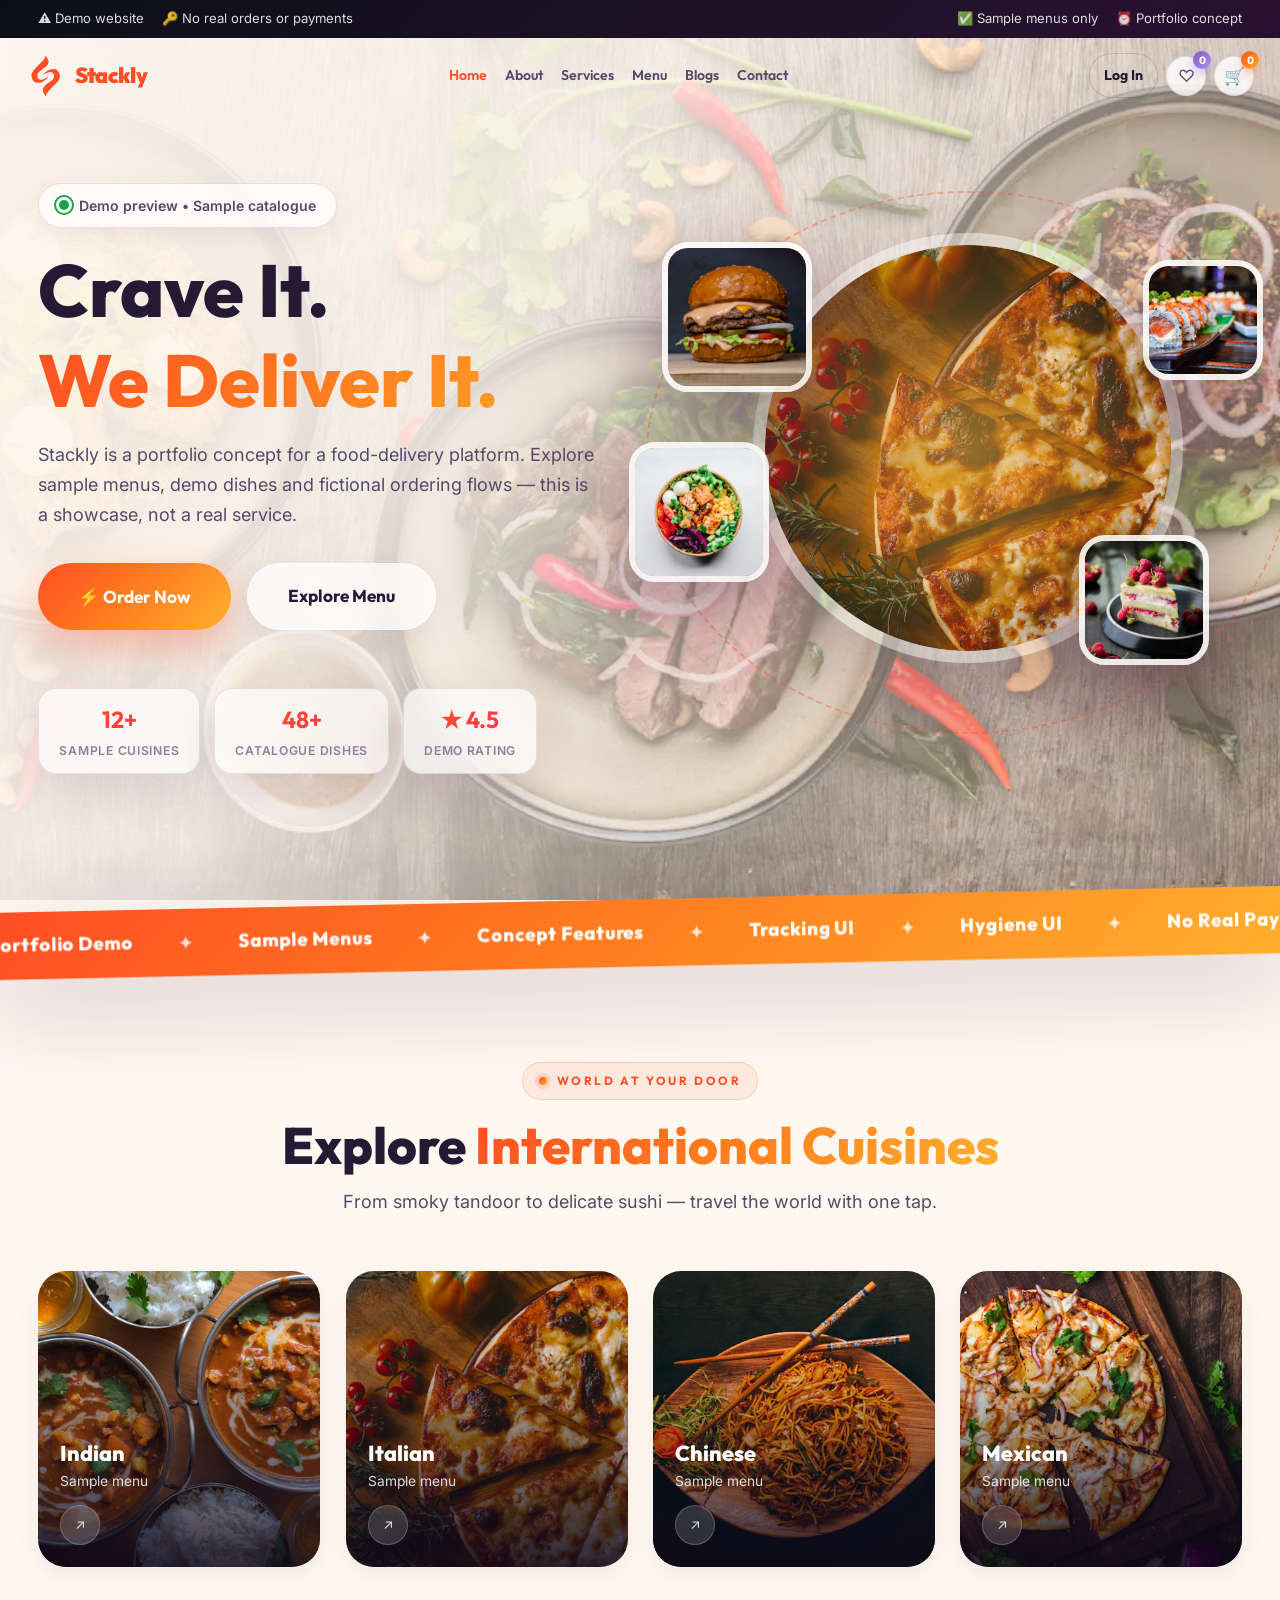
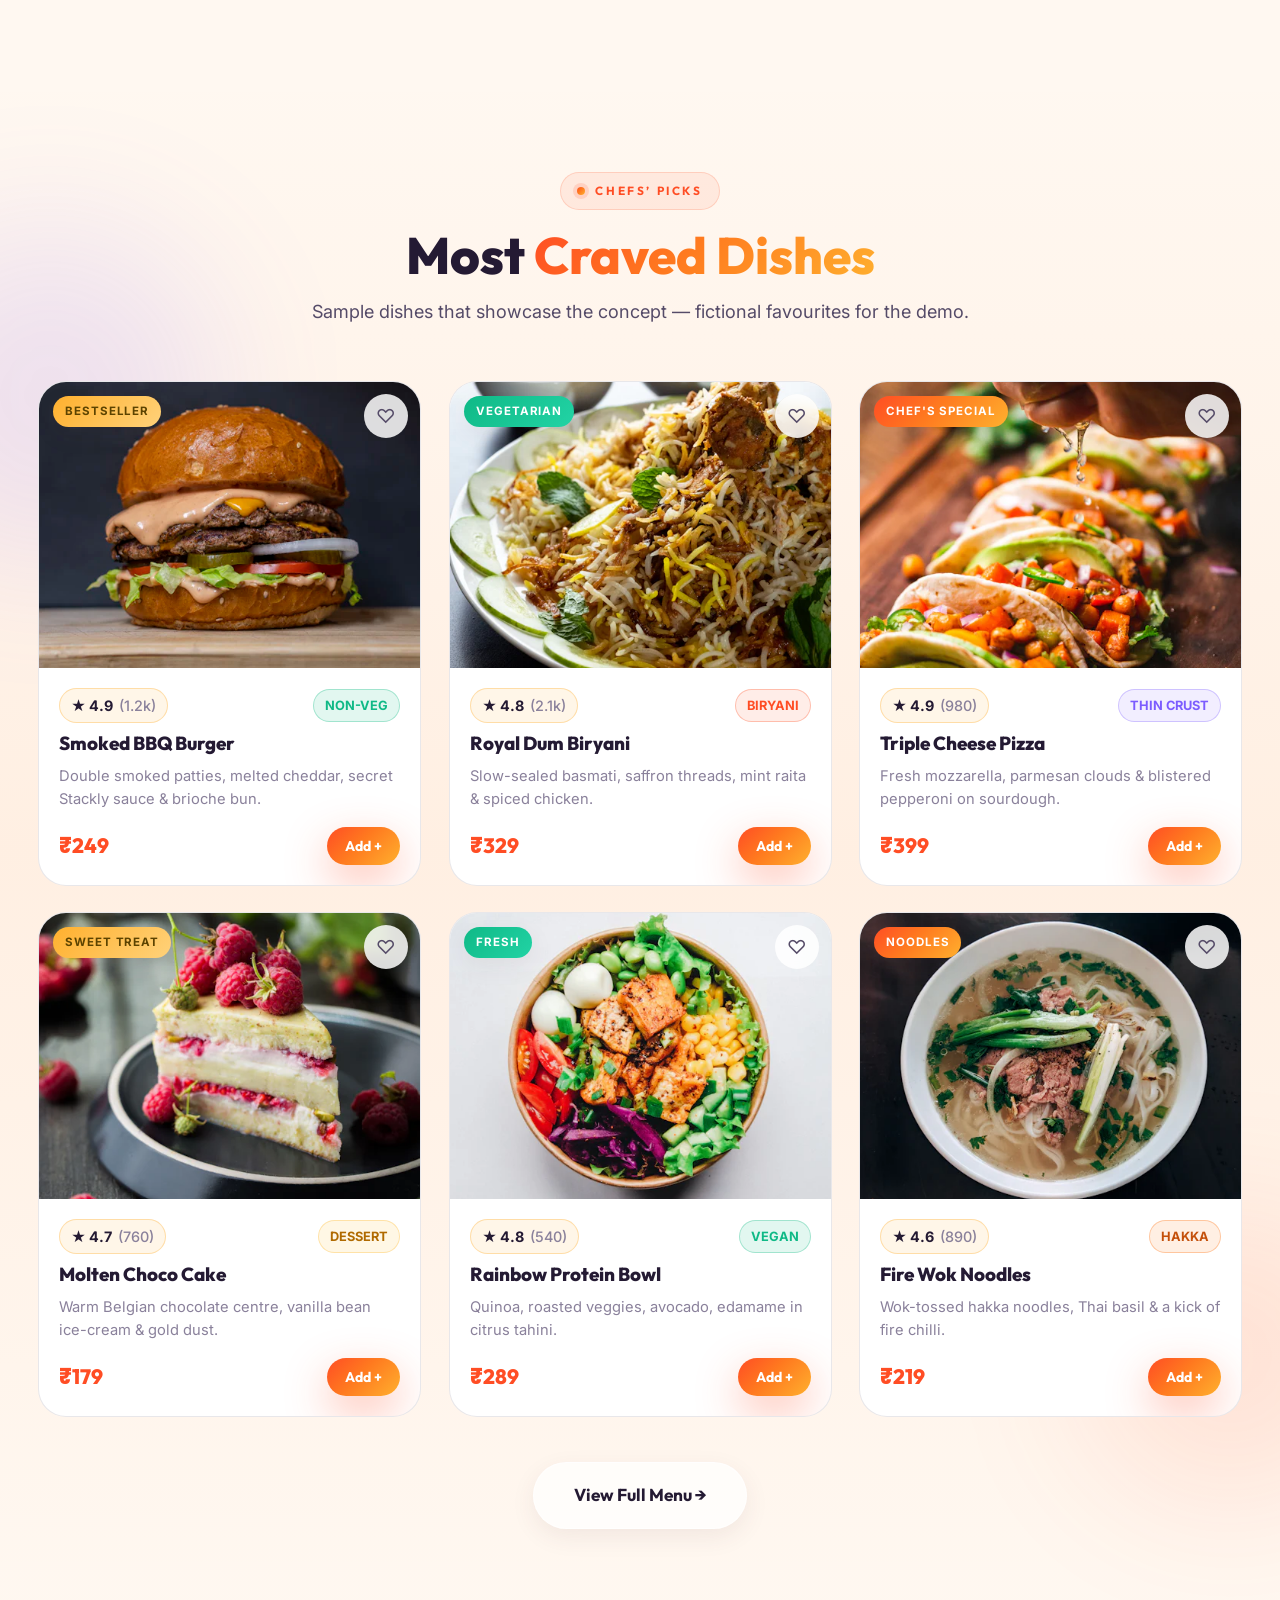
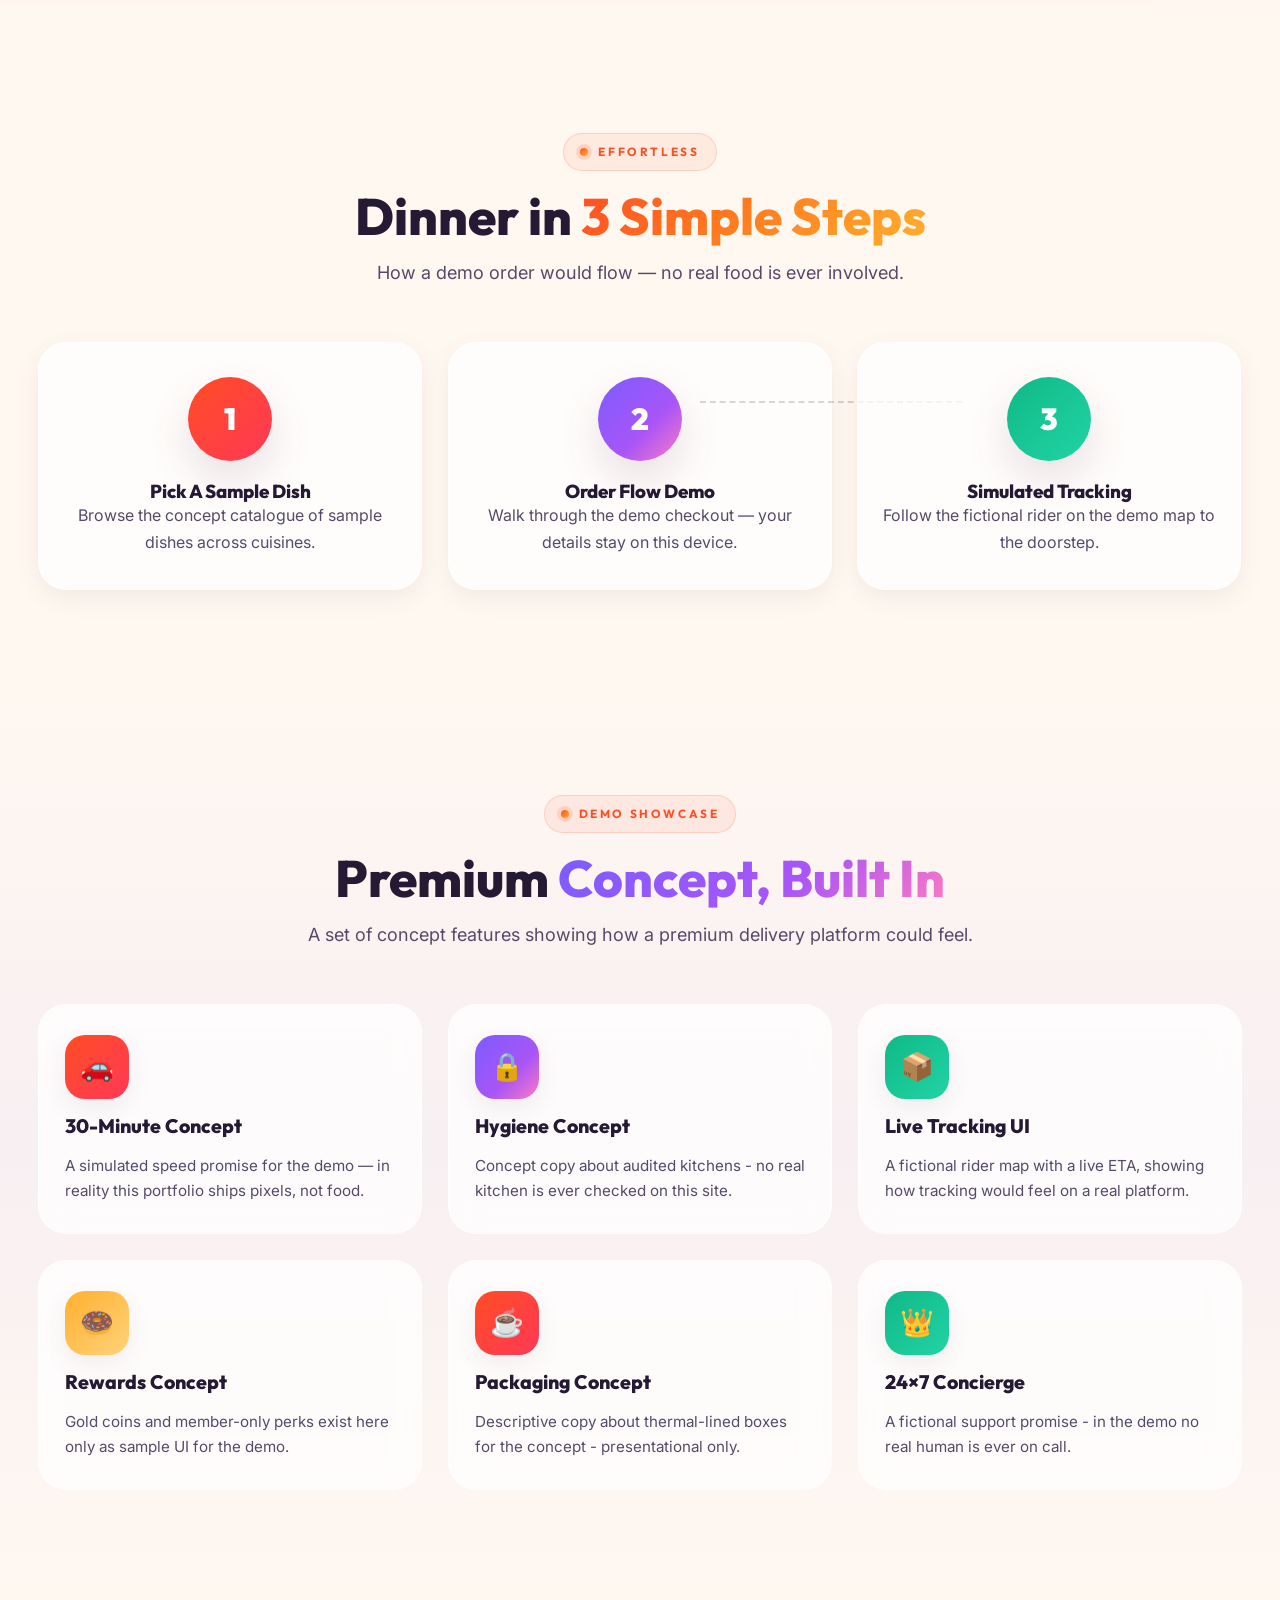
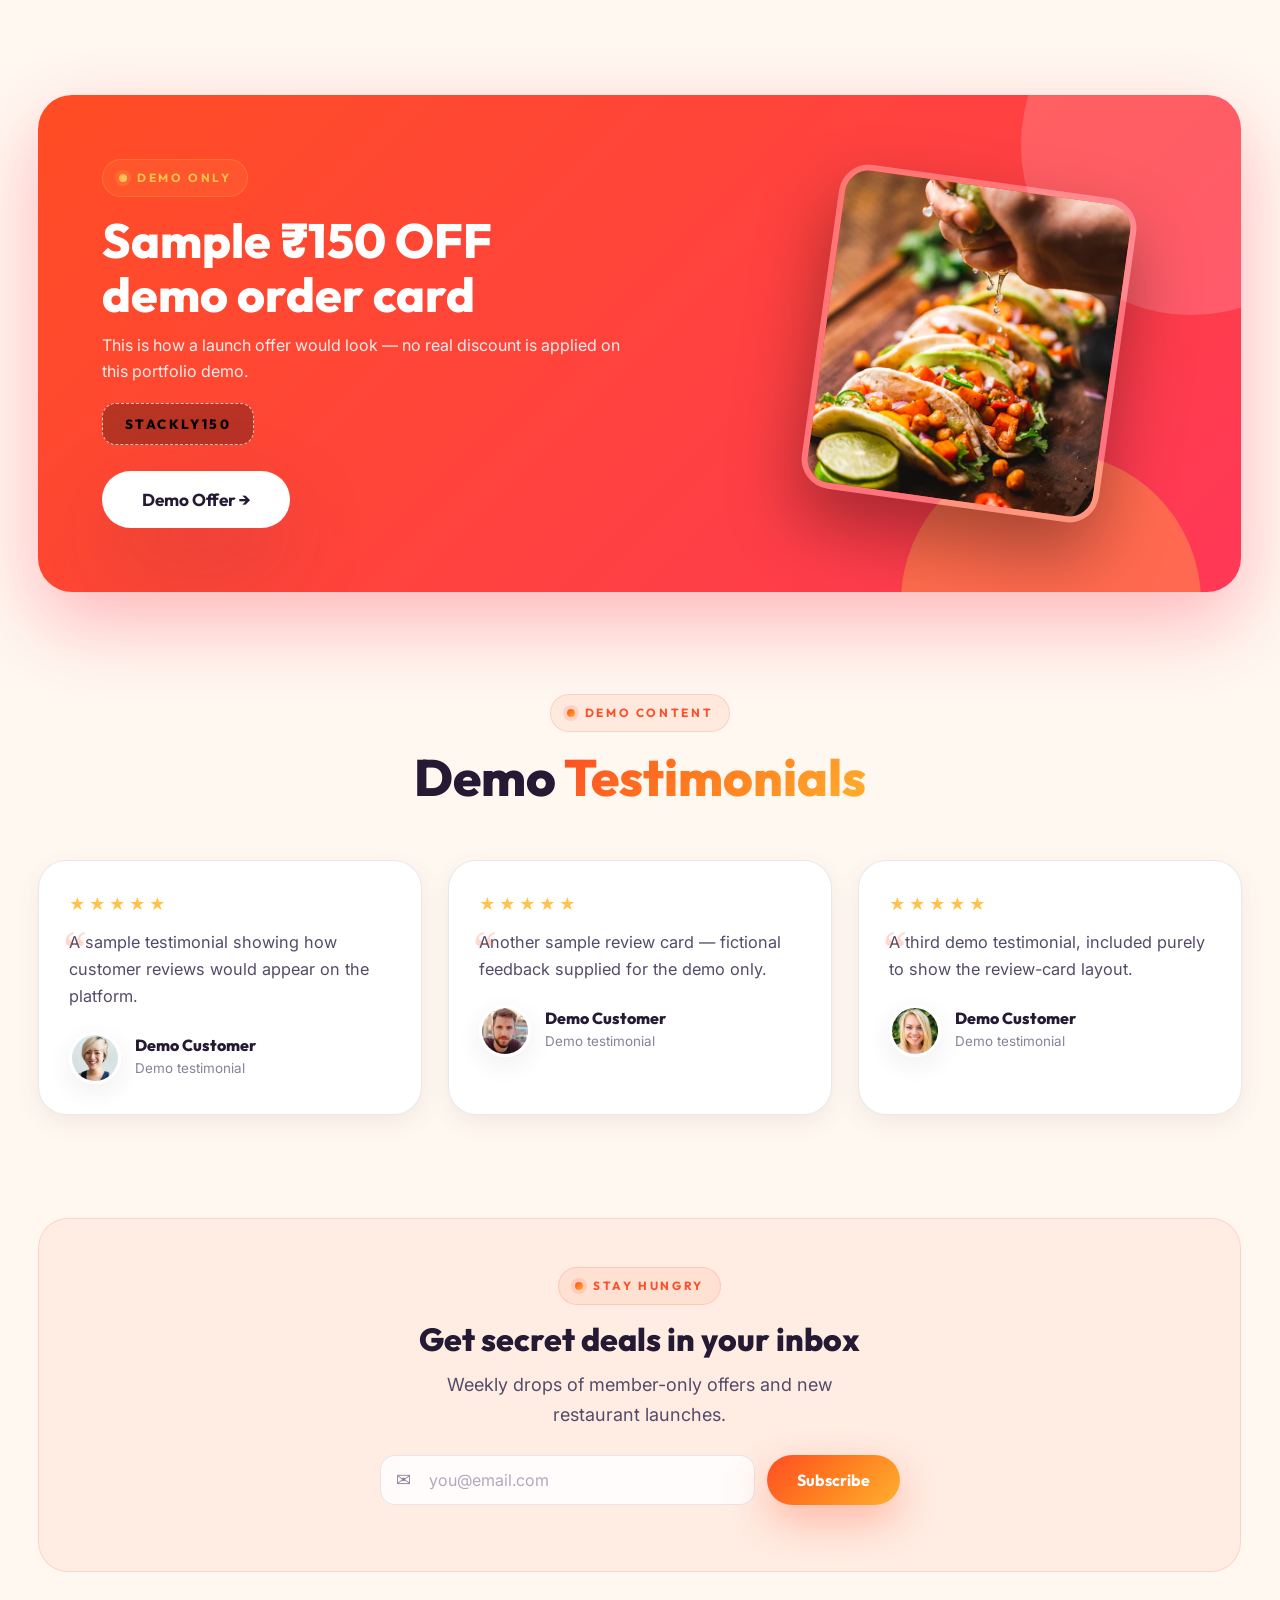
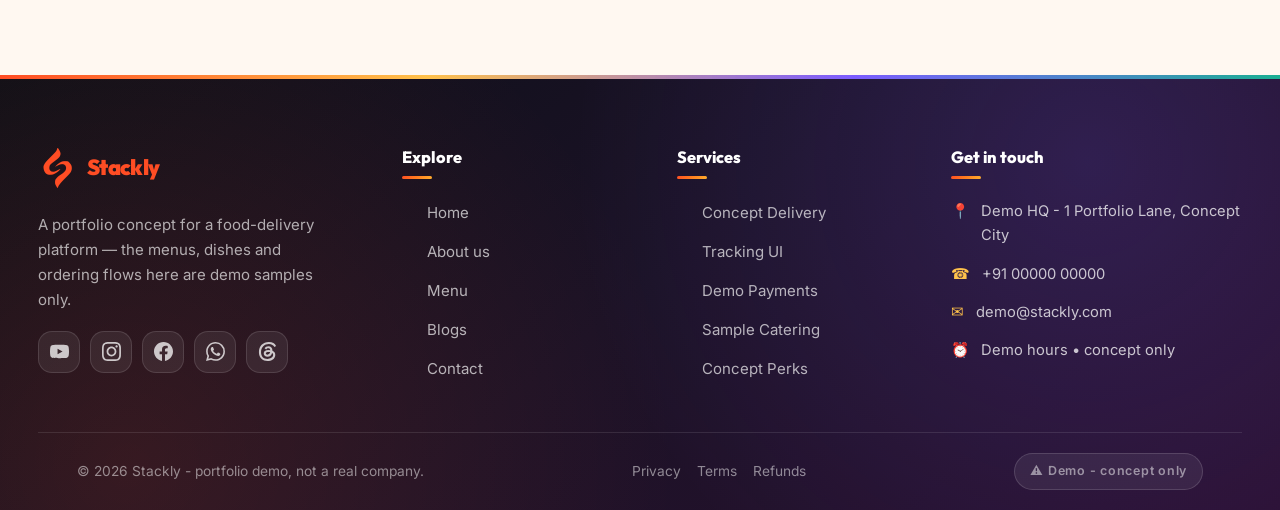
<file: index.html>
﻿<!DOCTYPE html>
<html lang="en">
<head>
<meta charset="UTF-8">
<meta name="viewport" content="width=device-width, initial-scale=1.0">
<meta name="description" content="Stackly - a portfolio demo of a food delivery platform. Sample menus, fictional dishes and concept UI only - no real orders, payments or deliveries.">
<title>Stackly | Food Delivery - Portfolio Demo</title>
<link rel="icon" type="image/svg+xml" href="data:image/svg+xml,%3Csvg xmlns='http://www.w3.org/2000/svg' viewBox='0 0 100 100'%3E%3Crect width='100' height='100' rx='24' fill='%23ff4d24'/%3E%3Ctext x='50' y='68' font-size='54' text-anchor='middle' fill='white' font-family='Arial' font-weight='bold'%3ES%3C/text%3E%3C/svg%3E">
<link rel="stylesheet" href="css/style.css?v44">
</head>
<body>
<a class="skip-link" href="#main">Skip to main content</a>
<div class="scroll-progress" aria-hidden="true"></div>
<!-- LOADER -->
<div class="loader" aria-hidden="true"> <div class="er-code" style="font-family:var(--font-head);font-weight:900;font-size:3rem;background:linear-gradient(135deg,#ff6b4a,#ffc24b);-webkit-background-clip:text;background-clip:text;color:transparent;">STACKLY</div>
</div> <!-- HEADER -->
<header class="site-header"> <div class="topbar"> <div class="container"> <div class="top-left"> <span>&#9888;&#65039; Demo website</span> <span>&#128273; No real orders or payments</span> </div> <div class="top-right"> <span>&#9989; Sample menus only</span> <span>&#9200; Portfolio concept</span> </div> </div> </div> <div class="header-main"> <div class="container"> <a class="logo" href="index.html" aria-label="Stackly home"> <span class="logo-badge" role="img" aria-label="Stackly logo"></span> <span>Stack<em>ly</em></span> </a> <nav class="nav" aria-label="Primary"> <a class="nav-link active" href="index.html">Home</a> <a class="nav-link" href="about.html">About</a> <a class="nav-link" href="services.html">Services</a> <a class="nav-link" href="menu.html">Menu</a> <a class="nav-link" href="blogs.html">Blogs</a> <a class="nav-link" href="contact.html">Contact</a> </nav> <div class="header-actions"> <a class="btn btn-ghost btn-sm" href="login.html">Log In</a> <button class="icon-btn js-wish-open" aria-label="Open wishlist" title="Wishlist">&#9825;<span class="head-badge alt" data-wish-count>0</span></button> <button class="icon-btn js-cart-open" aria-label="Open cart" title="Cart">&#128722;<span class="head-badge" data-cart-count>0</span></button> <button class="burger" data-sidebar aria-label="Open menu" aria-expanded="false"> <span></span> </button> </div> </div> </div>
</header> <!-- MOBILE SIDEBAR -->
<div class="sidebar-overlay" aria-hidden="true"></div>
<aside class="sidebar" id="sideNav" aria-hidden="true" aria-label="Mobile navigation"> <div class="sidebar-head"> <a class="logo" href="index.html"> <span class="logo-badge" role="img" aria-label="Stackly logo"></span> <span>Stack<em>ly</em></span> </a> <button class="sidebar-close" aria-label="Close menu">&#10005;</button> </div> <nav class="sidebar-nav" aria-label="Mobile"> <a class="nav-link active" href="index.html">&#127968; Home</a> <a class="nav-link" href="about.html">&#128100; About</a> <a class="nav-link" href="services.html">&#128736; Services</a> <a class="nav-link" href="menu.html">&#127869; Menu</a> <a class="nav-link" href="blogs.html">&#128240; Blogs</a> <a class="nav-link" href="contact.html">&#128222; Contact</a> <a class="nav-link sidebar-login-btn" href="login.html">&#128273; Log In</a> </nav>  </aside> <main id="main">
<!-- HERO -->
<section class="hero" aria-label="Hero"> <div class="hero-canvas" aria-hidden="true"></div> <div class="hero-bg" aria-hidden="true"> <img src="img/stackly-photo-1504674900247-0877df9cc836.webp" alt="" loading="eager" fetchpriority="high"> </div> <div class="hero-vignette" aria-hidden="true"></div> <div class="container"> <div class="hero-inner"> <div class="hero-copy"> <span class="hero-badge"><span class="dot"></span> Demo preview &#8226; Sample catalogue</span> <h1>Crave It. <span class="adaptive-line">We Deliver It.</span></h1> <p class="lede">Stackly is a portfolio concept for a food-delivery platform. Explore sample menus, demo dishes and fictional ordering flows — this is a showcase, not a real service.</p> <div class="hero-actions"> <div class="hero-cta"> <button class="btn btn-primary btn-lg js-404">&#9889; Order Now</button> <a class="btn btn-glass btn-lg" href="menu.html">Explore Menu</a> </div> </div> <div class="hero-stats"> <div class="stat-chip"><b data-count="12" data-suffix="+">0+</b><span>Sample cuisines</span></div> <div class="stat-chip"><b data-count="48" data-suffix="+">0+</b><span>Catalogue dishes</span></div> <div class="stat-chip"><b data-prefix="&#9733; " data-count="4.5">4.5</b><span>Demo rating</span></div> </div> </div> <div class="hero-visual" aria-hidden="true"> <div class="hero-ring"></div> <div class="hero-plate"> <div class="plate-core tilt tilt-inner"> <span class="core-glow"></span> <img src="img/stackly-photo-1513104890138-7c749659a591.webp" alt="Signature Stackly pizza" loading="eager"> </div> </div> <div class="float-item d1" style="width:150px;height:150px;top:2%;left:-6%;--rot:-8deg;"> <img src="img/stackly-photo-1568901346375-23c9450c58cd.webp" alt="Gourmet burger"> </div> <div class="float-item d2" style="width:120px;height:120px;top:6%;right:-4%;--rot:10deg;"> <img src="img/stackly-photo-1579871494447-9811cf80d66c.webp" alt="Fresh sushi platter"> </div> <div class="float-item d3" style="width:140px;height:140px;bottom:24%;left:-12%;--rot:6deg;"> <img src="img/stackly-photo-1546069901-ba9599a7e63c.webp" alt="Healthy salad bowl"> </div> <div class="float-item d2" style="width:130px;height:130px;bottom:6%;right:6%;--rot:-6deg;"> <img src="img/stackly-photo-1565958011703-44f9829ba187.webp" alt="Indulgent dessert"> </div> </div> </div> </div>
</section> <!-- RIBBON MARQUEE -->
<div class="hero-ribbon" aria-hidden="true"> <div class="marquee"> <div class="marquee-track"> <span>Portfolio Demo</span><span>Sample Menus</span><span>Concept Features</span><span>Tracking UI</span><span>Hygiene UI</span><span>No Real Payments</span> <span>Portfolio Demo</span><span>Sample Menus</span><span>Concept Features</span><span>Tracking UI</span><span>Hygiene UI</span><span>No Real Payments</span> </div> </div>
</div> <!-- CUISINES -->
<section class="section" style="padding-top:clamp(4rem,8vw,6rem)"> <div class="container"> <div class="section-head" data-reveal> <span class="eyebrow">World at your door</span> <h2 class="h2">Explore <span class="grad-text">International Cuisines</span></h2> <p class="lede">From smoky tandoor to delicate sushi — travel the world with one tap.</p> </div> <div class="grid cols-4"> <article class="cuisine-card tile" data-reveal aria-label="Indian cuisine"> <img src="img/stackly-photo-1585937421612-70a008356fbe.webp" alt="Indian butter chicken curry in a bowl" loading="lazy"> <div class="cap"><h3>Indian</h3><span>Sample menu</span><span class="go js-404" role="button" tabindex="0" aria-label="Explore Indian cuisine">&#8599;</span></div> </article> <article class="cuisine-card tile" data-reveal style="--d:.1s" aria-label="Italian cuisine"> <img src="img/stackly-photo-1513104890138-7c749659a591-2.webp" alt="Authentic Italian pizza" loading="lazy"> <div class="cap"><h3>Italian</h3><span>Sample menu</span><span class="go js-404" role="button" tabindex="0" aria-label="Explore Italian cuisine">&#8599;</span></div> </article> <article class="cuisine-card tile" data-reveal style="--d:.2s" aria-label="Chinese cuisine"> <img src="img/stackly-photo-1585032226651-759b368d7246.webp" alt="Dim sum and Chinese delicacies" loading="lazy"> <div class="cap"><h3>Chinese</h3><span>Sample menu</span><span class="go js-404" role="button" tabindex="0" aria-label="Explore Chinese cuisine">&#8599;</span></div> </article> <article class="cuisine-card tile" data-reveal style="--d:.3s" aria-label="Mexican cuisine"> <img src="img/stackly-photo-1565299624946-b28f40a0ae38.webp" alt="Mexican tacos and nachos" loading="lazy"> <div class="cap"><h3>Mexican</h3><span>Sample menu</span><span class="go js-404" role="button" tabindex="0" aria-label="Explore Mexican cuisine">&#8599;</span></div> </article> </div> </div>
</section> <!-- POPULAR DISHES -->
<section class="section" style="background:linear-gradient(180deg,transparent,rgba(255,122,31,.07),transparent)"> <div class="blob" style="width:340px;height:340px;background:rgba(124,92,255,.25);top:10%;left:-120px;" aria-hidden="true"></div> <div class="blob" style="width:300px;height:300px;background:rgba(255,77,36,.22);bottom:8%;right:-100px;" aria-hidden="true"></div> <div class="container"> <div class="section-head" data-reveal> <span class="eyebrow">Chefs&#8217; picks</span> <h2 class="h2">Most <span class="grad-text">Craved Dishes</span></h2> <p class="lede">Sample dishes that showcase the concept — fictional favourites for the demo.</p> </div> <div class="menu-grid"> <article class="dish-card" data-reveal> <div class="dish-card-media"> <span class="dish-tag gold">Bestseller</span> <button class="dish-wishlist" aria-label="Add to favourites">&#9825;</button> <img src="img/stackly-photo-1568901346375-23c9450c58cd-2.webp" alt="Stackly signature double patty burger" loading="lazy"> </div> <div class="dish-card-body"> <div class="dish-meta"><span class="rating">&#9733; 4.9 <span style="color:var(--ink-soft);font-weight:500;">(1.2k)</span></span><span style="font-weight:700;font-size:.8rem;background:rgba(16,185,129,.12);color:var(--teal);padding:5px 11px;border-radius:20px;border:1px solid rgba(16,185,129,.3);">NON-VEG</span></div> <h3>Smoked BBQ Burger</h3> <p class="dish-desc">Double smoked patties, melted cheddar, secret Stackly sauce &amp; brioche bun.</p> <div class="dish-foot"> <span class="dish-price">&#8377;249</span> <button class="btn btn-primary btn-sm js-add-cart">Add +</button> </div> </div> </article> <article class="dish-card" data-reveal style="--d:.08s"> <div class="dish-card-media"> <span class="dish-tag veg" style="background:var(--grad-teal);">Vegetarian</span> <button class="dish-wishlist" aria-label="Add to favourites">&#9825;</button> <img src="img/stackly-photo-1589302168068-964664d93dc0.webp" alt="Royal dum biryani with saffron rice" loading="lazy"> </div> <div class="dish-card-body"> <div class="dish-meta"><span class="rating">&#9733; 4.8 <span style="color:var(--ink-soft);font-weight:500;">(2.1k)</span></span><span style="font-weight:700;font-size:.8rem;background:rgba(255,77,36,.1);color:var(--primary);padding:5px 11px;border-radius:20px;border:1px solid rgba(255,77,36,.3);">BIRYANI</span></div> <h3>Royal Dum Biryani</h3> <p class="dish-desc">Slow-sealed basmati, saffron threads, mint raita &amp; spiced chicken.</p> <div class="dish-foot"> <span class="dish-price">&#8377;329</span> <button class="btn btn-primary btn-sm js-add-cart">Add +</button> </div> </div> </article> <article class="dish-card" data-reveal style="--d:.16s"> <div class="dish-card-media"> <span class="dish-tag">Chef's special</span> <button class="dish-wishlist" aria-label="Add to favourites">&#9825;</button> <img src="img/stackly-photo-1565299585323-38d6b0865b47.webp" alt="Chicago style deep dish pizza with melted cheese" loading="lazy"> </div> <div class="dish-card-body"> <div class="dish-meta"><span class="rating">&#9733; 4.9 <span style="color:var(--ink-soft);font-weight:500;">(980)</span></span><span style="font-weight:700;font-size:.8rem;background:rgba(124,92,255,.1);color:var(--violet);padding:5px 11px;border-radius:20px;border:1px solid rgba(124,92,255,.3);">THIN CRUST</span></div> <h3>Triple Cheese Pizza</h3> <p class="dish-desc">Fresh mozzarella, parmesan clouds &amp; blistered pepperoni on sourdough.</p> <div class="dish-foot"> <span class="dish-price">&#8377;399</span> <button class="btn btn-primary btn-sm js-add-cart">Add +</button> </div> </div> </article> <article class="dish-card" data-reveal> <div class="dish-card-media"> <span class="dish-tag gold" style="background:var(--grad-gold);color:#5c4300;">Sweet treat</span> <button class="dish-wishlist" aria-label="Add to favourites">&#9825;</button> <img src="img/stackly-photo-1565958011703-44f9829ba187-2.webp" alt="Layered chocolate dessert with berries" loading="lazy"> </div> <div class="dish-card-body"> <div class="dish-meta"><span class="rating">&#9733; 4.7 <span style="color:var(--ink-soft);font-weight:500;">(760)</span></span><span style="font-weight:700;font-size:.8rem;background:rgba(255,194,75,.14);color:#b06a00;padding:5px 11px;border-radius:20px;border:1px solid rgba(255,194,75,.4);">DESSERT</span></div> <h3>Molten Choco Cake</h3> <p class="dish-desc">Warm Belgian chocolate centre, vanilla bean ice-cream &amp; gold dust.</p> <div class="dish-foot"> <span class="dish-price">&#8377;179</span> <button class="btn btn-primary btn-sm js-add-cart">Add +</button> </div> </div> </article> <article class="dish-card" data-reveal style="--d:.08s"> <div class="dish-card-media"> <span class="dish-tag veg" style="background:var(--grad-teal);">Fresh</span> <button class="dish-wishlist" aria-label="Add to favourites">&#9825;</button> <img src="img/stackly-photo-1546069901-ba9599a7e63c-2.webp" alt="Rainbow protein bowl with grains and vegetables" loading="lazy"> </div> <div class="dish-card-body"> <div class="dish-meta"><span class="rating">&#9733; 4.8 <span style="color:var(--ink-soft);font-weight:500;">(540)</span></span><span style="font-weight:700;font-size:.8rem;background:rgba(16,185,129,.12);color:var(--teal);padding:5px 11px;border-radius:20px;border:1px solid rgba(16,185,129,.3);">VEGAN</span></div> <h3>Rainbow Protein Bowl</h3> <p class="dish-desc">Quinoa, roasted veggies, avocado, edamame in citrus tahini.</p> <div class="dish-foot"> <span class="dish-price">&#8377;289</span> <button class="btn btn-primary btn-sm js-add-cart">Add +</button> </div> </div> </article> <article class="dish-card" data-reveal style="--d:.16s"> <div class="dish-card-media"> <span class="dish-tag">Noodles</span> <button class="dish-wishlist" aria-label="Add to favourites">&#9825;</button> <img src="img/stackly-photo-1582878826629-29b7ad1cdc43.webp" alt="Wok tossed hakka noodles with vegetables" loading="lazy"> </div> <div class="dish-card-body"> <div class="dish-meta"><span class="rating">&#9733; 4.6 <span style="color:var(--ink-soft);font-weight:500;">(890)</span></span><span style="font-weight:700;font-size:.8rem;background:rgba(255,122,31,.12);color:#c4500b;padding:5px 11px;border-radius:20px;border:1px solid rgba(255,122,31,.35);">HAKKA</span></div> <h3>Fire Wok Noodles</h3> <p class="dish-desc">Wok-tossed hakka noodles, Thai basil &amp; a kick of fire chilli.</p> <div class="dish-foot"> <span class="dish-price">&#8377;219</span> <button class="btn btn-primary btn-sm js-add-cart">Add +</button> </div> </div> </article> </div> <div class="text-center" style="margin-top:2.8rem" data-reveal> <a class="btn btn-glass btn-lg" href="menu.html">View Full Menu &#8594;</a> </div> </div>
</section> <!-- HOW IT WORKS -->
<section class="section"> <div class="container"> <div class="section-head" data-reveal> <span class="eyebrow">Effortless</span> <h2 class="h2">Dinner in <span class="grad-text">3 Simple Steps</span></h2> <p class="lede">How a demo order would flow — no real food is ever involved.</p> </div> <div class="grid cols-3" data-reveal> <article class="glass step-card"> <div class="step-num a">1</div> <h3>Pick A Sample Dish</h3> <p style="color:var(--ink-mid);">Browse the concept catalogue of sample dishes across cuisines.</p> </article> <article class="glass step-card"> <div class="step-num b">2</div> <div class="connector"></div> <h3>Order Flow Demo</h3> <p style="color:var(--ink-mid);">Walk through the demo checkout — your details stay on this device.</p> </article> <article class="glass step-card"> <div class="step-num c">3</div> <div class="connector"></div> <h3>Simulated Tracking</h3> <p style="color:var(--ink-mid);">Follow the fictional rider on the demo map to the doorstep.</p> </article> </div> </div>
</section> <!-- FEATURES -->
<section class="section" style="background:linear-gradient(180deg,transparent,rgba(124,92,255,.06),transparent)"> <div class="container"> <div class="section-head" data-reveal> <span class="eyebrow">Demo showcase</span> <h2 class="h2">Premium <span class="grad-text-v">Concept, Built In</span></h2> <p class="lede">A set of concept features showing how a premium delivery platform could feel.</p> </div> <div class="grid cols-3"> <article class="feature-card" data-reveal> <span class="icon-tile grad-a">&#128663;</span> <h3>30-Minute Concept</h3> <p>A simulated speed promise for the demo — in reality this portfolio ships pixels, not food.</p> </article> <article class="feature-card" data-reveal style="--d:.1s"> <span class="icon-tile grad-b">&#128274;</span> <h3>Hygiene Concept</h3> <p>Concept copy about audited kitchens - no real kitchen is ever checked on this site.</p> </article> <article class="feature-card" data-reveal style="--d:.2s"> <span class="icon-tile grad-c">&#128230;</span> <h3>Live Tracking UI</h3> <p>A fictional rider map with a live ETA, showing how tracking would feel on a real platform.</p> </article> <article class="feature-card" data-reveal> <span class="icon-tile grad-d">&#127849;</span> <h3>Rewards Concept</h3> <p>Gold coins and member-only perks exist here only as sample UI for the demo.</p> </article> <article class="feature-card" data-reveal style="--d:.1s"> <span class="icon-tile grad-a">&#9749;</span> <h3>Packaging Concept</h3> <p>Descriptive copy about thermal-lined boxes for the concept - presentational only.</p> </article> <article class="feature-card" data-reveal style="--d:.2s"> <span class="icon-tile grad-c">&#128081;</span> <h3>24&#215;7 Concierge</h3> <p>A fictional support promise - in the demo no real human is ever on call.</p> </article> </div> </div>
</section> <!-- OFFER BANNER -->
<section class="section"> <div class="container"> <div class="offer-banner" data-reveal> <div> <span class="eyebrow ghost">Demo only</span> <h2>Sample &#8377;150 OFF<br>demo order card</h2> <p>This is how a launch offer would look — no real discount is applied on this portfolio demo.</p> <button class="offer-code js-copy">STACKLY150</button> <div style="margin-top:26px"> <button class="btn btn-white btn-lg js-404">Demo Offer &#8594;</button> </div> </div> <div class="offer-visual"> <img src="img/stackly-photo-1565299585323-38d6b0865b47-2.webp" alt="Luxury pizza with fresh toppings on a dark background" loading="lazy"> </div> </div> </div>
</section> <!-- TESTIMONIALS -->
<section class="section" style="padding-top:0"> <div class="container"> <div class="section-head" data-reveal> <span class="eyebrow">Demo content</span> <h2 class="h2">Demo <span class="grad-text">Testimonials</span></h2> </div> <div class="grid cols-3"> <article class="testi-card" data-reveal> <div class="testi-stars" aria-label="5 stars">&#9733;&#9733;&#9733;&#9733;&#9733;</div> <p class="quote">A sample testimonial showing how customer reviews would appear on the platform.</p> <div class="testi-person"> <img src="images/avatars/women-44.webp" alt="Portrait placeholder" loading="lazy"> <div><h4>Demo Customer</h4><span>Demo testimonial</span></div> </div> </article> <article class="testi-card" data-reveal style="--d:.1s"> <div class="testi-stars" aria-label="5 stars">&#9733;&#9733;&#9733;&#9733;&#9733;</div> <p class="quote">Another sample review card — fictional feedback supplied for the demo only.</p> <div class="testi-person"> <img src="images/avatars/men-32.webp" alt="Portrait placeholder" loading="lazy"> <div><h4>Demo Customer</h4><span>Demo testimonial</span></div> </div> </article> <article class="testi-card" data-reveal style="--d:.2s"> <div class="testi-stars" aria-label="5 stars">&#9733;&#9733;&#9733;&#9733;&#9733;</div> <p class="quote">A third demo testimonial, included purely to show the review-card layout.</p> <div class="testi-person"> <img src="images/avatars/women-68.webp" alt="Portrait placeholder" loading="lazy"> <div><h4>Demo Customer</h4><span>Demo testimonial</span></div> </div> </article> </div> </div>
</section>
<!-- NEWSLETTER -->
<section class="section" style="padding-top:0"> <div class="container"> <div class="newsletter" data-reveal> <span class="eyebrow">Stay hungry</span> <h3>Get secret deals in your inbox</h3> <p class="lede" style="max-width:440px;margin-inline:auto">Weekly drops of member-only offers and new restaurant launches.</p> <form class="newsletter-form" id="newsletterForm" novalidate> <div class="field"> <label class="sr-only" for="nlEmail">Email address</label> <div class="input-wrap"> <span class="i-ico">&#9993;</span> <input type="email" id="nlEmail" name="email" placeholder="you@email.com" style="padding-left:48px" autocomplete="email" required> </div> <div class="form-error">&#9888; Enter a valid email address</div> <div class="form-success">&#10003; You&#8217;re subscribed &#8212; welcome to the Stackly family!</div> </div> <button type="submit" class="btn btn-primary">Subscribe</button> </form> </div> </div>
</section>
</main> <!-- FOOTER -->
<footer class="site-footer"> <div class="container"> <div class="footer-grid"> <div class="footer-brand" data-reveal> <a class="logo" href="index.html"><span class="logo-badge" role="img" aria-label="Stackly logo"></span><span>Stack<em>ly</em></span></a> <p>A portfolio concept for a food-delivery platform — the menus, dishes and ordering flows here are demo samples only.</p> <div class="footer-socials"> <a href="#" aria-label="YouTube"><svg viewBox="0 0 24 24" fill="currentColor" aria-hidden="true"><path d="M23.5 6.19a3.02 3.02 0 0 0-2.12-2.14C19.5 3.55 12 3.55 12 3.55s-7.5 0-9.38.5A3.02 3.02 0 0 0 .5 6.19 31.6 31.6 0 0 0 0 12a31.6 31.6 0 0 0 .5 5.81 3.02 3.02 0 0 0 2.12 2.14c1.88.5 9.38.5 9.38.5s7.5 0 9.38-.5a3.02 3.02 0 0 0 2.12-2.14A31.6 31.6 0 0 0 24 12a31.6 31.6 0 0 0-.5-5.81ZM9.55 15.57V8.43L15.82 12l-6.27 3.57Z"/></svg></a> <a href="#" aria-label="Instagram"><svg viewBox="0 0 24 24" fill="currentColor" aria-hidden="true"><path d="M12 0C8.74 0 8.333.015 7.053.072 5.775.132 4.905.333 4.14.63c-.789.306-1.459.717-2.126 1.384S.935 3.35.63 4.14C.333 4.905.131 5.775.072 7.053.012 8.333 0 8.74 0 12s.015 3.667.072 4.947c.06 1.277.261 2.148.558 2.913.306.788.717 1.459 1.384 2.126.667.666 1.336 1.079 2.126 1.384.766.296 1.636.499 2.913.558C8.333 23.988 8.74 24 12 24s3.667-.015 4.947-.072c1.277-.06 2.148-.262 2.913-.558.788-.306 1.459-.718 2.126-1.384.666-.667 1.079-1.335 1.384-2.126.296-.765.499-1.636.558-2.913.06-1.28.072-1.687.072-4.947s-.015-3.667-.072-4.947c-.06-1.277-.262-2.149-.558-2.913-.306-.789-.718-1.459-1.384-2.126C21.319 1.347 20.651.935 19.86.63c-.765-.297-1.636-.499-2.913-.558C15.667.012 15.26 0 12 0Zm0 2.16c3.203 0 3.585.016 4.85.071 1.17.055 1.805.249 2.227.415.562.217.96.477 1.382.896.419.42.679.819.896 1.381.164.422.36 1.057.413 2.227.057 1.266.07 1.646.07 4.85s-.015 3.585-.074 4.85c-.061 1.17-.256 1.805-.421 2.227-.224.562-.479.96-.899 1.382-.419.419-.824.679-1.38.896-.42.164-1.065.36-2.235.413-1.274.057-1.649.07-4.859.07-3.211 0-3.586-.015-4.859-.074-1.171-.061-1.816-.256-2.236-.421-.569-.224-.96-.479-1.379-.899-.421-.419-.69-.824-.9-1.38-.165-.42-.359-1.065-.42-2.235-.045-1.26-.061-1.649-.061-4.844 0-3.196.016-3.586.061-4.861.061-1.17.255-1.814.42-2.234.21-.57.479-.96.9-1.381.419-.419.81-.689 1.379-.898.42-.166 1.051-.361 2.221-.421 1.275-.045 1.65-.06 4.859-.06l.045.03Zm0 3.678c-3.405 0-6.162 2.76-6.162 6.162 0 3.405 2.76 6.162 6.162 6.162 3.405 0 6.162-2.76 6.162-6.162 0-3.405-2.76-6.162-6.162-6.162ZM12 16c-2.21 0-4-1.79-4-4s1.79-4 4-4 4 1.79 4 4-1.79 4-4 4Zm7.846-10.405c0 .795-.646 1.44-1.44 1.44-.795 0-1.44-.646-1.44-1.44 0-.794.646-1.439 1.44-1.439.793-.001 1.44.645 1.44 1.439Z"/></svg></a> <a href="#" aria-label="Facebook"><svg viewBox="0 0 24 24" fill="currentColor" aria-hidden="true"><path d="M24 12.073c0-6.627-5.373-12-12-12s-12 5.373-12 12c0 5.99 4.388 10.954 10.125 11.854v-8.385H7.078v-3.47h3.047V9.43c0-3.007 1.792-4.669 4.533-4.669 1.312 0 2.686.235 2.686.235v2.953H15.83c-1.491 0-1.956.925-1.956 1.874v2.25h3.328l-.532 3.47h-2.796v8.385C19.612 23.027 24 18.062 24 12.073Z"/></svg></a> <a href="#" aria-label="WhatsApp"><svg viewBox="0 0 24 24" fill="currentColor" aria-hidden="true"><path d="M17.472 14.382c-.297-.149-1.758-.867-2.03-.967-.273-.099-.471-.148-.67.15-.197.297-.767.966-.94 1.164-.173.199-.347.223-.644.075-.297-.15-1.255-.463-2.39-1.475-.883-.788-1.48-1.761-1.653-2.059-.173-.297-.018-.458.13-.606.134-.133.298-.347.446-.52.149-.174.198-.298.298-.497.099-.198.05-.371-.025-.52-.075-.149-.669-1.612-.916-2.207-.242-.579-.487-.5-.669-.51-.173-.008-.371-.01-.57-.01-.198 0-.52.074-.792.372-.272.297-1.04 1.016-1.04 2.479 0 1.462 1.065 2.875 1.213 3.074.149.198 2.096 3.2 5.077 4.487.709.306 1.262.489 1.694.625.712.227 1.36.195 1.871.118.571-.085 1.758-.719 2.006-1.413.248-.694.248-1.289.173-1.413-.074-.124-.272-.198-.57-.347m-5.421 7.403h-.004a9.87 9.87 0 01-5.031-1.378l-.361-.214-3.741.982.998-3.648-.235-.374a9.86 9.86 0 01-1.51-5.26c.001-5.45 4.436-9.884 9.888-9.884 2.64 0 5.122 1.03 6.988 2.898a9.825 9.825 0 012.893 6.994c-.003 5.45-4.437 9.884-9.885 9.884m8.413-18.297A11.815 11.815 0 0012.05 0C5.495 0 .16 5.335.157 11.892c0 2.096.547 4.142 1.588 5.945L.057 24l6.305-1.654a11.882 11.882 0 005.683 1.448h.005c6.554 0 11.89-5.335 11.893-11.893a11.821 11.821 0 00-3.48-8.413Z"/></svg></a> <a href="#" aria-label="Threads"><svg viewBox="0 0 24 24" fill="currentColor" aria-hidden="true"><path d="M18.263 11.097c-.03-3.486-1.92-5.586-5.111-5.586-2.13 0-3.922.963-4.863 2.499l2.062 1.438c.535-.843 1.272-1.543 2.628-1.543 1.528 0 2.318.85 2.544 2.431a15 15 0 0 0-2.236-.173c-4.125 0-6.068 1.867-6.068 4.336s1.943 3.99 4.804 3.99c3.139 0 5.013-2.115 5.781-4.735.798.361 1.348 1.204 1.348 2.47 0 3.387-3.907 5.232-7.22 5.232-4.885 0-8.077-3.207-8.077-8.424 0-6.392 4.223-10.487 9.9-10.487 3.808 0 5.69 1.671 6.97 3.914l2.108-1.475C21.44 2.078 18.331 0 13.663 0 6.227 0 1.168 5.277 1.168 12.934c0 7 4.953 11.066 10.856 11.066 4.878 0 9.809-2.846 9.809-7.716 0-2.545-1.46-4.231-3.569-5.187m-6.33 4.855c-1.077 0-2.026-.512-2.026-1.453 0-1.483 1.822-1.934 3.606-1.934.678 0 1.34.045 1.927.173-.422 1.927-1.671 3.215-3.508 3.214Z"/></svg></a> </div> </div> <div class="footer-col"> <h4>Explore</h4> <ul class="footer-links"> <li><a href="index.html">Home</a></li> <li><a href="about.html">About us</a></li> <li><a href="menu.html">Menu</a></li> <li><a href="blogs.html">Blogs</a></li> <li><a href="contact.html">Contact</a></li> </ul> </div> <div class="footer-col"> <h4>Services</h4> <ul class="footer-links"> <li><a href="#">Concept Delivery</a></li> <li><a href="#">Tracking UI</a></li> <li><a href="#">Demo Payments</a></li> <li><a href="#">Sample Catering</a></li> <li><a href="#">Concept Perks</a></li> </ul> </div> <div class="footer-col"> <h4>Get in touch</h4> <ul class="footer-contact"> <li><span class="fc-ico">&#128205;</span><span>Demo HQ - 1 Portfolio Lane, Concept City</span></li> <li><span class="fc-ico">&#9742;</span><span>+91 00000 00000</span></li> <li><span class="fc-ico">&#9993;</span><span>demo@stackly.com</span></li> <li><span class="fc-ico">&#9200;</span><span>Demo hours &#8226; concept only</span></li> </ul> </div> </div> <div class="footer-bottom"> <div class="container"> <p>&#169; 2026 Stackly - portfolio demo, not a real company.</p> <p style="display:flex;gap:16px;flex-wrap:wrap;"><a href="#">Privacy</a> <a href="#">Terms</a> <a href="#">Refunds</a></p> <span class="footer-badge">&#9888;&#65039; Demo - concept only</span> </div> </div> </div>
</footer> <script src="js/main.js?v46"></script>
</body>
</html>
</file>
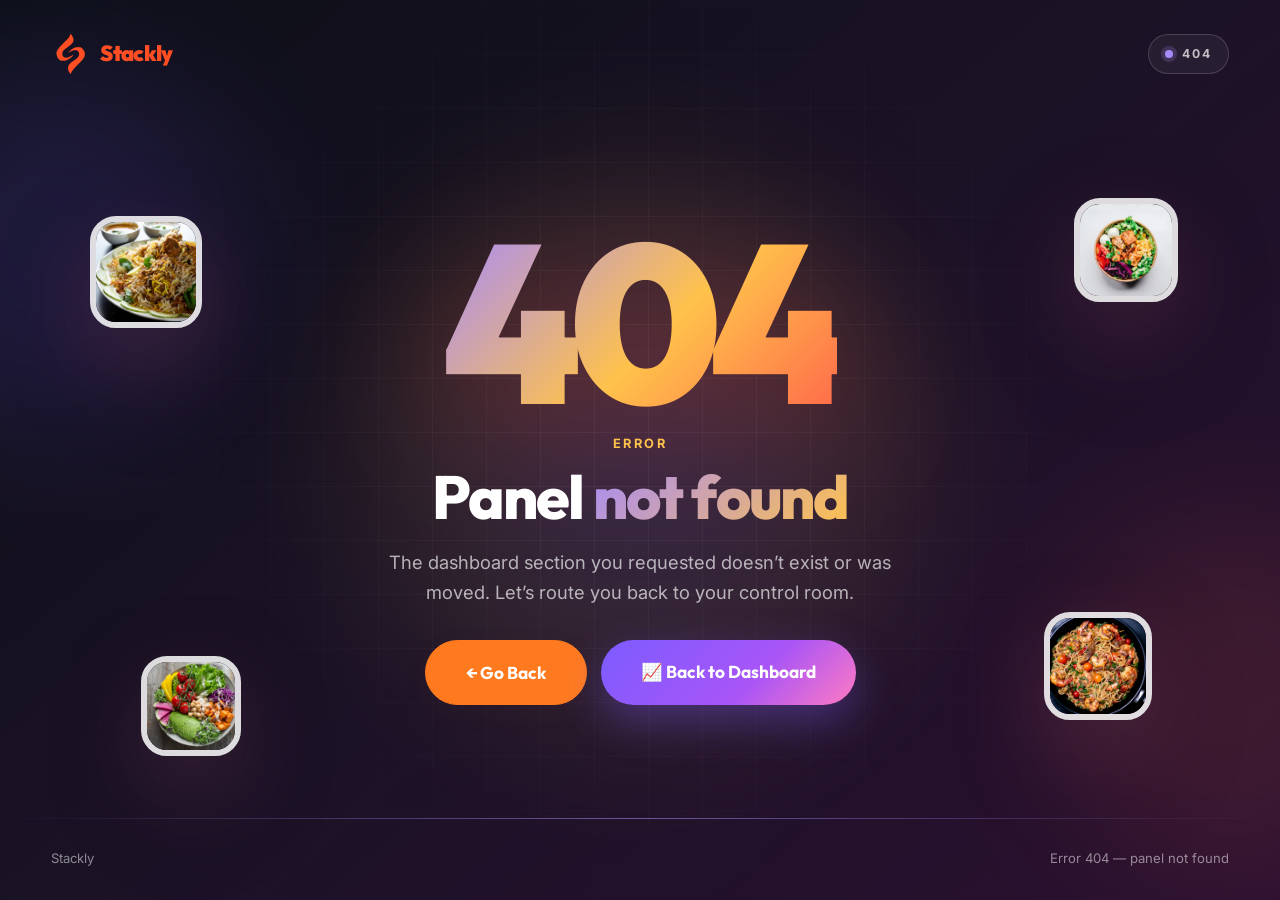
<file: 404dash.html>
﻿<!DOCTYPE html>
<html lang="en">
<head>
<meta charset="UTF-8">
<meta name="viewport" content="width=device-width, initial-scale=1.0">
<meta name="description" content="Dashboard panel not found in Stackly.">
<title>404 | Stackly — Panel Not Found</title>
<link rel="icon" type="image/svg+xml" href="data:image/svg+xml,%3Csvg xmlns='http://www.w3.org/2000/svg' viewBox='0 0 100 100'%3E%3Crect width='100' height='100' rx='24' fill='%23ff4d24'/%3E%3Ctext x='50' y='68' font-size='54' text-anchor='middle' fill='white' font-family='Arial' font-weight='bold'%3ES%3C/text%3E%3C/svg%3E">
<link rel="stylesheet" href="css/style.css?v44">
</head>
<body class="dash-body error-page darked">
<a class="skip-link" href="#main">Skip to main content</a>
<div class="scroll-progress" aria-hidden="true"></div>
<div class="loader" aria-hidden="true"> <div class="er-code" style="font-family:var(--font-head);font-weight:900;font-size:3rem;background:linear-gradient(135deg,#a78bfa,#ffc24b);-webkit-background-clip:text;background-clip:text;color:transparent;">STACKLY</div>
</div> <div class="hero-canvas" aria-hidden="true"> <span class="blob" style="width:380px;height:380px;background:rgba(124,92,255,.28);top:6%;left:-140px"></span> <span class="blob" style="width:360px;height:360px;background:rgba(255,107,74,.22);bottom:3%;right:-130px"></span> <span class="err-grid"></span>
</div>
<span class="err-aura" aria-hidden="true"></span> <div class="err-floats" aria-hidden="true"> <div class="float-item d1" style="width:112px;height:112px;top:24%;left:7%;--rot:-11deg"> <img src="img/stackly-photo-1589302168068-964664d93dc0-4.webp" alt=""> </div> <div class="float-item d2" style="width:104px;height:104px;top:22%;right:8%;--rot:10deg"> <img src="img/stackly-photo-1546069901-ba9599a7e63c-6.webp" alt=""> </div> <div class="float-item d3" style="width:100px;height:100px;bottom:16%;left:11%;--rot:8deg"> <img src="img/stackly-photo-1512621776951-a57141f2eefd-2.webp" alt=""> </div> <div class="float-item d1" style="width:108px;height:108px;bottom:20%;right:10%;--rot:-9deg"> <img src="img/stackly-photo-1563379926898-05f4575a45d8.webp" alt=""> </div>
</div> <header class="err-top"> <div class="logo" style="color:#ff4d24"> <span class="logo-badge" role="img" aria-label="Stackly logo"></span> <span>Stack<em>ly</em></span> </div> <span class="err-pill"><span class="dot"></span>404</span>
</header> <main id="main" class="err-shell"> <div class="err-mega" aria-hidden="true">404</div> <span class="err-kicker">Error</span> <h1>Panel <span class="grad-text-v" style="background:linear-gradient(135deg,#a78bfa,#ffc24b);-webkit-background-clip:text;background-clip:text;color:transparent">not found</span></h1> <p>The dashboard section you requested doesn&#8217;t exist or was moved. Let&#8217;s route you back to your control room.</p> <div class="error-actions"> <button class="btn btn-glass btn-lg js-back" style="color:#fff;background:#ff7a1f;border-color:#ff7a1f">&#8592; Go Back</button> <a class="btn btn-violet btn-lg js-dash-home" href="customer-dashboard.html">&#128200; Back to Dashboard</a> </div>
</main> <footer class="err-bottom"> <span class="err-line" aria-hidden="true"></span> <span>Stackly</span> <span>Error 404 &mdash; panel not found</span>
</footer> <script src="js/main.js?v46"></script>
</body>
</html>
</file>
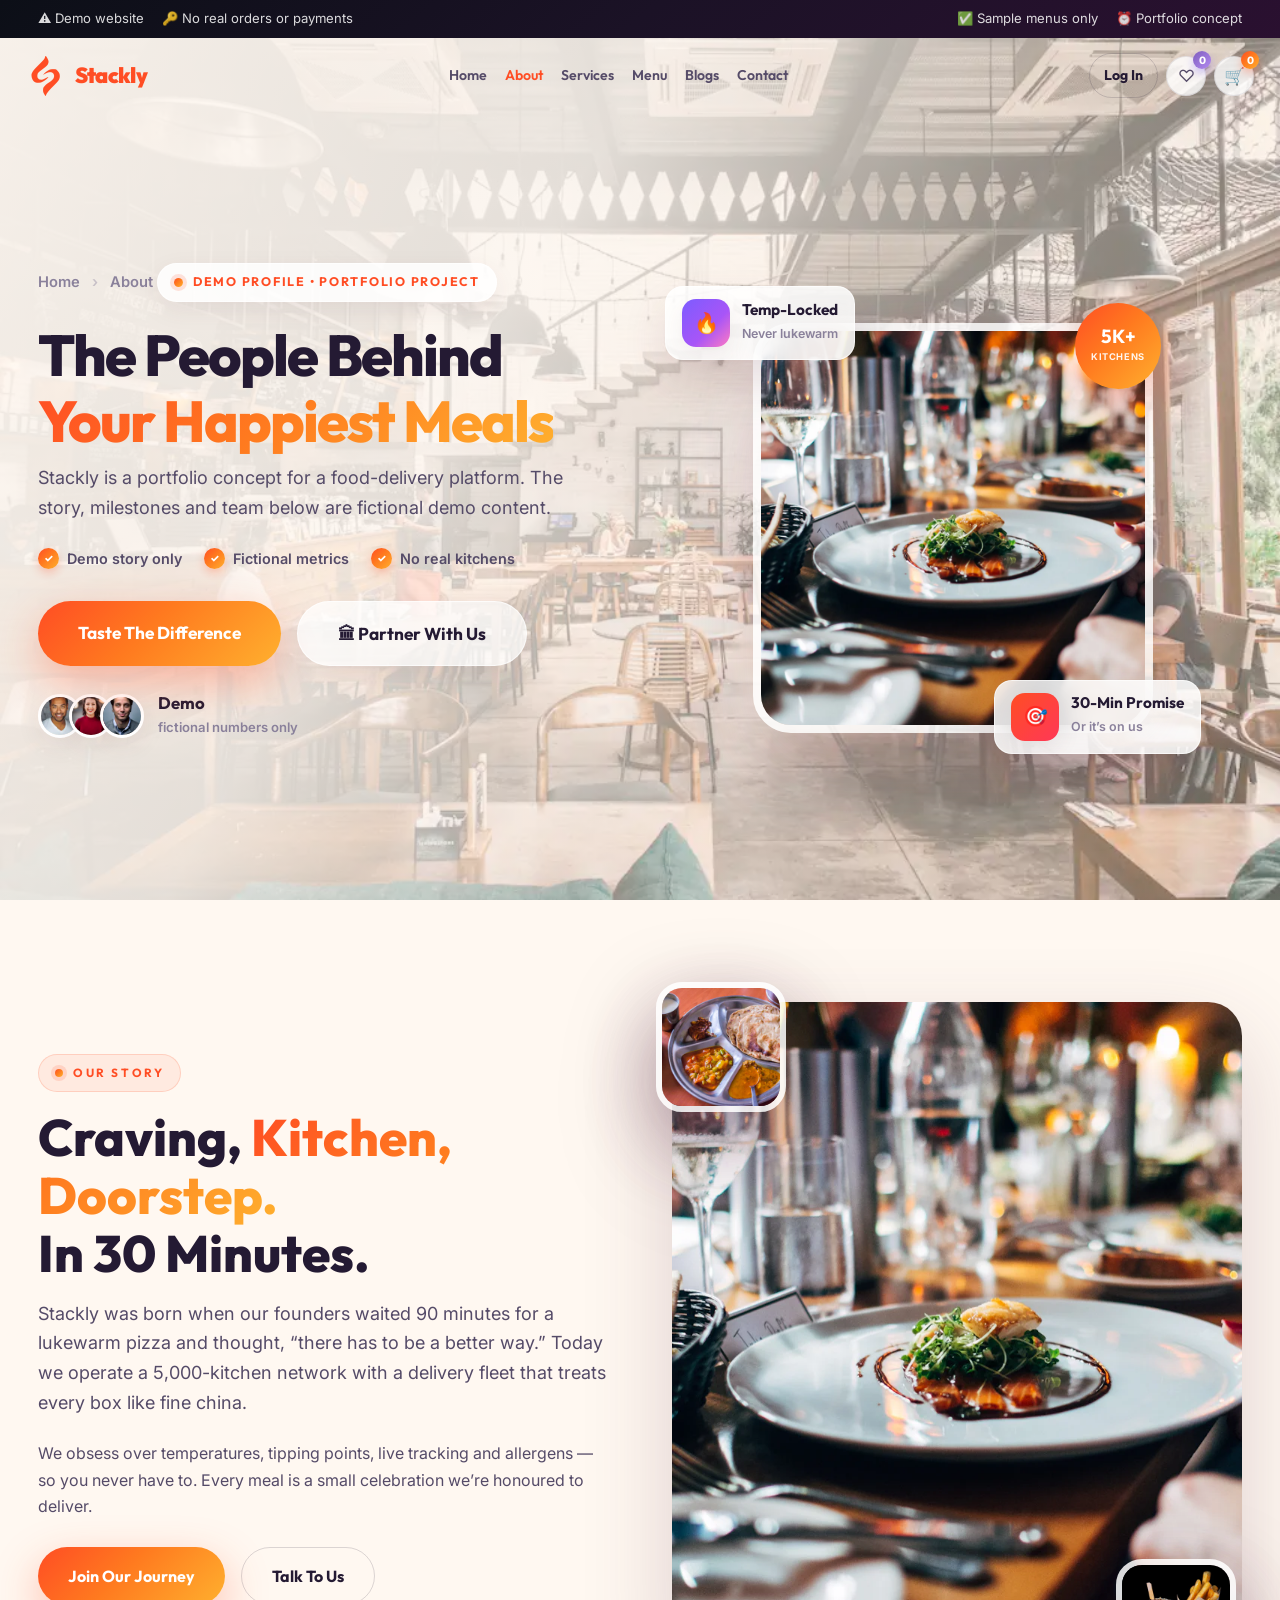
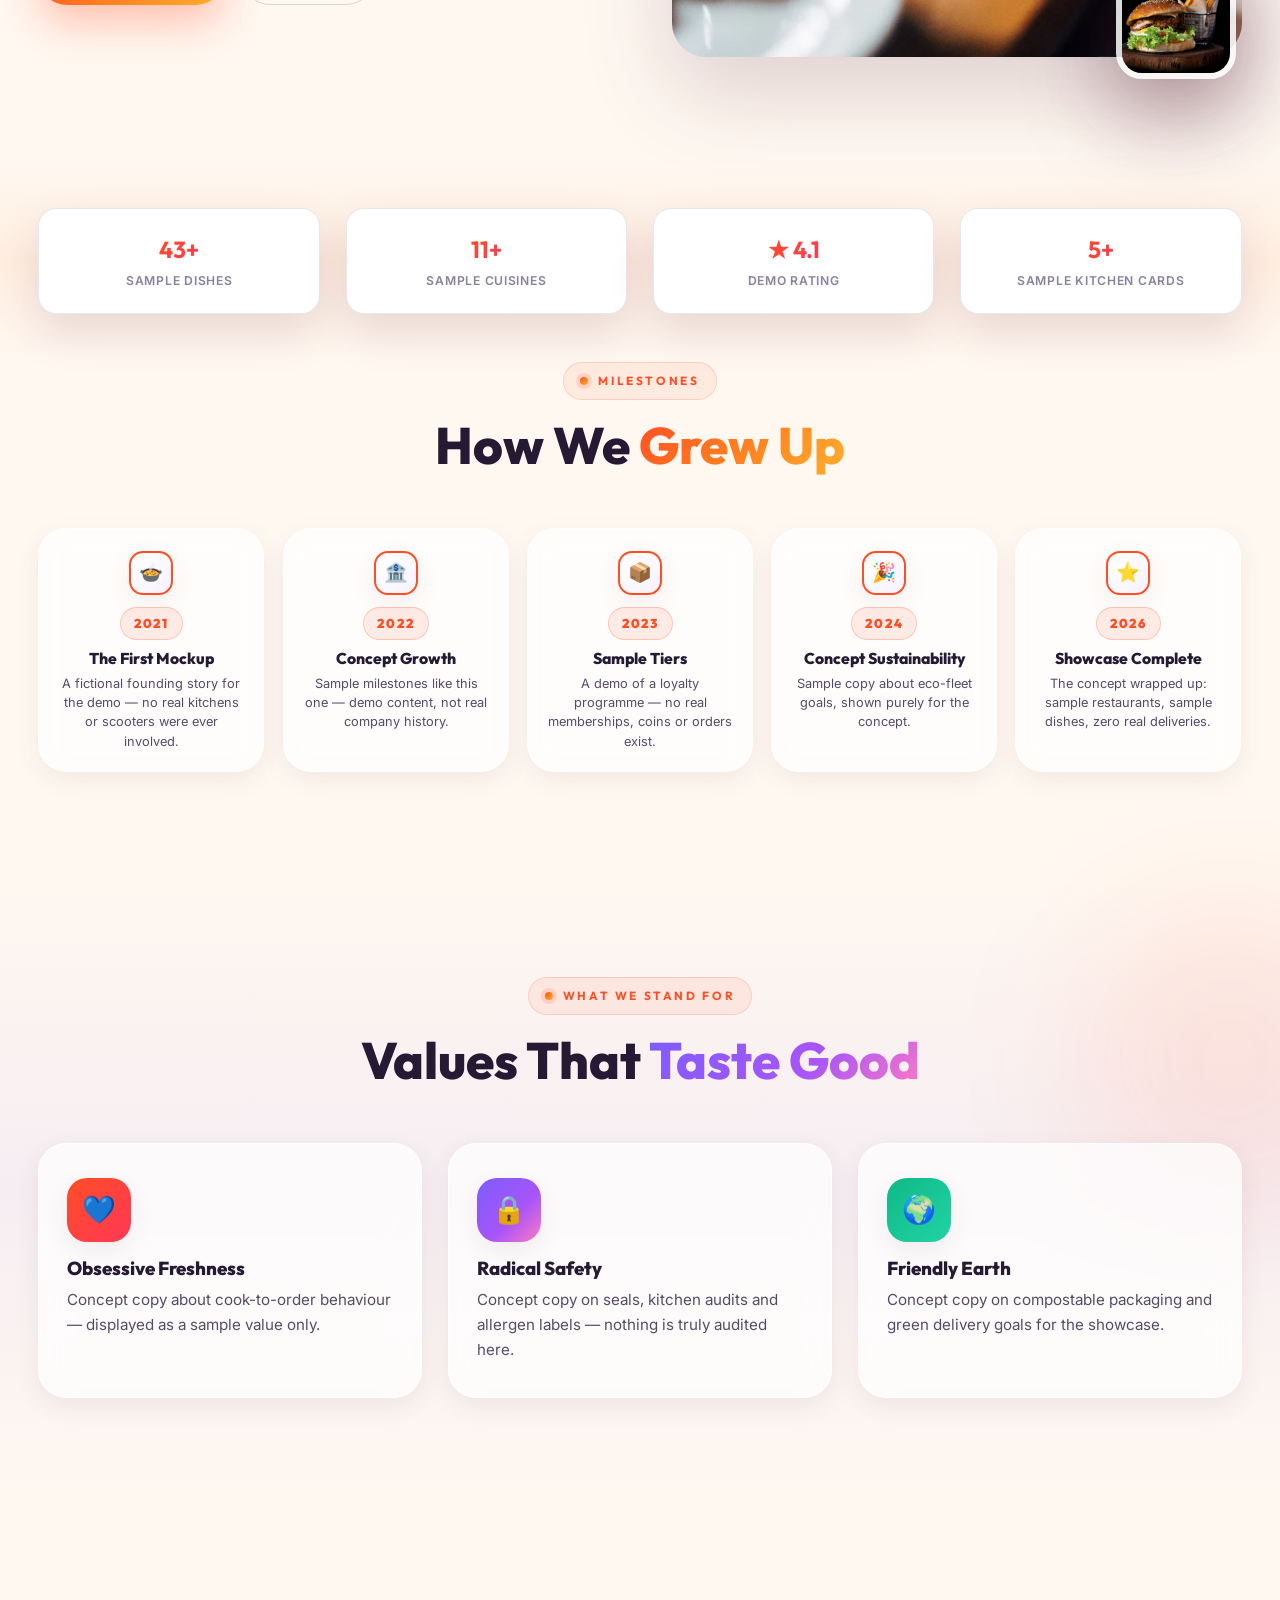
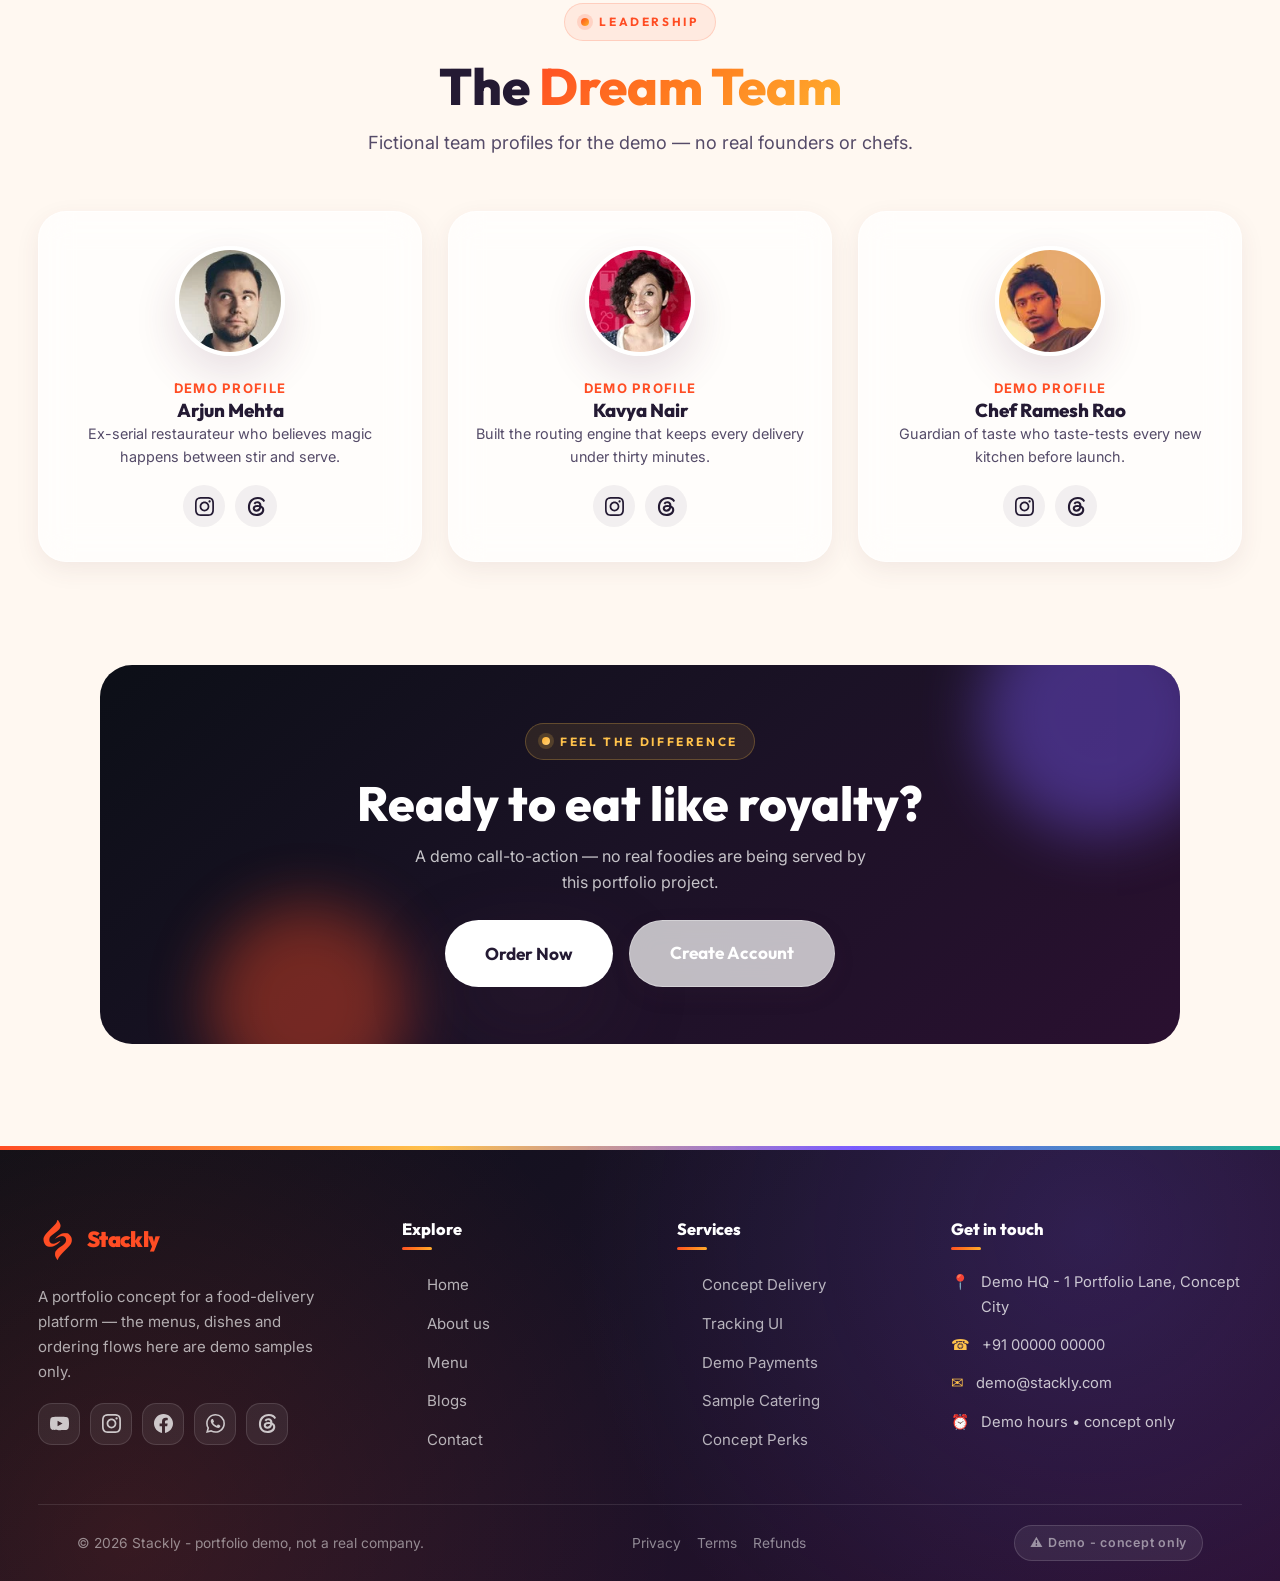
<file: about.html>
﻿<!DOCTYPE html>
<html lang="en">
<head>
<meta charset="UTF-8">
<meta name="viewport" content="width=device-width, initial-scale=1.0">
<meta name="description" content="About Stackly - a portfolio demo. The story, mission and people on this page are fictional showcase content.">
<title>About | Stackly — The Story Behind Every Delicious Delivery</title>
<link rel="icon" type="image/svg+xml" href="data:image/svg+xml,%3Csvg xmlns='http://www.w3.org/2000/svg' viewBox='0 0 100 100'%3E%3Crect width='100' height='100' rx='24' fill='%23ff4d24'/%3E%3Ctext x='50' y='68' font-size='54' text-anchor='middle' fill='white' font-family='Arial' font-weight='bold'%3ES%3C/text%3E%3C/svg%3E">
<link rel="stylesheet" href="css/style.css?v44">
</head>
<body>
<a class="skip-link" href="#main">Skip to main content</a>
<div class="scroll-progress" aria-hidden="true"></div>
<div class="loader" aria-hidden="true"> <div class="er-code" style="font-family:var(--font-head);font-weight:900;font-size:3rem;background:linear-gradient(135deg,#ff6b4a,#ffc24b);-webkit-background-clip:text;background-clip:text;color:transparent;">STACKLY</div>
</div> <header class="site-header"> <div class="topbar"> <div class="container"> <div class="top-left"> <span>&#9888;&#65039; Demo website</span> <span>&#128273; No real orders or payments</span> </div> <div class="top-right"> <span>&#9989; Sample menus only</span> <span>&#9200; Portfolio concept</span> </div> </div> </div> <div class="header-main"> <div class="container"> <a class="logo" href="index.html" aria-label="Stackly home"> <span class="logo-badge" role="img" aria-label="Stackly logo"></span> <span>Stack<em>ly</em></span> </a> <nav class="nav" aria-label="Primary"> <a class="nav-link" href="index.html">Home</a> <a class="nav-link active" href="about.html">About</a> <a class="nav-link" href="services.html">Services</a> <a class="nav-link" href="menu.html">Menu</a> <a class="nav-link" href="blogs.html">Blogs</a> <a class="nav-link" href="contact.html">Contact</a> </nav> <div class="header-actions"> <a class="btn btn-ghost btn-sm" href="login.html">Log In</a> <button class="icon-btn js-wish-open" aria-label="Open wishlist" title="Wishlist">&#9825;<span class="head-badge alt" data-wish-count>0</span></button> <button class="icon-btn js-cart-open" aria-label="Open cart" title="Cart">&#128722;<span class="head-badge" data-cart-count>0</span></button> <button class="burger" data-sidebar aria-label="Open menu" aria-expanded="false"><span></span></button> </div> </div> </div>
</header> <div class="sidebar-overlay" aria-hidden="true"></div>
<aside class="sidebar" aria-hidden="true" aria-label="Mobile navigation"> <div class="sidebar-head"> <a class="logo" href="index.html"><span class="logo-badge" role="img" aria-label="Stackly logo"></span><span>Stack<em>ly</em></span></a> <button class="sidebar-close" aria-label="Close menu">&#10005;</button> </div> <nav class="sidebar-nav" aria-label="Mobile"> <a class="nav-link" href="index.html">&#127968; Home</a> <a class="nav-link active" href="about.html">&#128100; About</a> <a class="nav-link" href="services.html">&#128736; Services</a> <a class="nav-link" href="menu.html">&#127869; Menu</a> <a class="nav-link" href="blogs.html">&#128240; Blogs</a> <a class="nav-link" href="contact.html">&#128222; Contact</a> <a class="nav-link sidebar-login-btn" href="login.html">&#128273; Log In</a> </nav> </aside> <main id="main">
<section class="page-hero" aria-label="About hero"> <div class="hero-canvas" aria-hidden="true"></div> <div class="hero-bg" aria-hidden="true"> <img src="img/stackly-photo-1555396273-367ea4eb4db5.webp" alt="" loading="eager" fetchpriority="high"> </div> <div class="hero-vignette" aria-hidden="true"></div> <div class="container"> <div class="hero-inner"> <div class="hero-copy" data-reveal="left"> <nav class="breadcrumb" aria-label="Breadcrumb"><a href="index.html">Home</a><span class="sep">&#8250;</span><span>About</span></nav> <span class="hero-chip"><span class="dot"></span>Demo profile &#8226; Portfolio project</span> <h1>The People Behind<br><span class="grad-text">Your Happiest Meals</span></h1> <p class="lede">Stackly is a portfolio concept for a food-delivery platform. The story, milestones and team below are fictional demo content.</p> <div class="hero-tick"> <span>Demo story only</span> <span>Fictional metrics</span> <span>No real kitchens</span> </div> <div class="hero-cta"> <a class="btn btn-primary btn-lg" href="menu.html">Taste The Difference</a> <button class="btn btn-glass btn-lg js-404">&#127963; Partner With Us</button> </div> <div class="hero-proof"> <div class="proof-av"> <img src="img/stackly-photo-1507003211169-0a1dd7228f2d.webp" alt="Happy Stackly diner" loading="lazy"> <img src="img/stackly-photo-1494790108377-be9c29b29330.webp" alt="Happy Stackly diner" loading="lazy"> <img src="img/stackly-photo-1500648767791-00dcc994a43e.webp" alt="Happy Stackly diner" loading="lazy"> </div> <div><b>Demo</b><small>fictional numbers only</small></div> </div> </div> <div class="hv-frame" data-reveal="right"> <div class="hv-glow" aria-hidden="true"></div> <img class="hv-main" src="img/stackly-photo-1414235077428-338989a2e8c0.webp" alt="A candle-lit table set for a Stackly feast" loading="eager" fetchpriority="high"> <div class="hv-card a"><span class="icon-tile grad-b">&#128293;&#65039;</span><div><b>Temp-Locked</b><span>Never lukewarm</span></div></div> <div class="hv-card b"><span class="icon-tile grad-a">&#127919;&#65039;</span><div><b>30-Min Promise</b><span>Or it&#8217;s on us</span></div></div> <div class="hv-badge"><b>5K+</b><span>kitchens</span></div> </div> </div> </div>
</section> <!-- STORY -->
<section class="section"> <div class="container"> <div class="grid cols-2" style="grid-template-columns:1fr 1fr;align-items:center;gap:clamp(2rem,5vw,4rem);"> <div data-reveal="left"> <span class="eyebrow">Our story</span> <h2 class="h2">Craving, <span class="grad-text">Kitchen, Doorstep.</span><br>In 30 Minutes.</h2> <p class="lede" style="margin:1rem 0 1.4rem">Stackly was born when our founders waited 90 minutes for a lukewarm pizza and thought, &#8220;there has to be a better way.&#8221; Today we operate a 5,000-kitchen network with a delivery fleet that treats every box like fine china.</p> <p style="color:var(--ink-mid)">We obsess over temperatures, tipping points, live tracking and allergens — so you never have to. Every meal is a small celebration we&#8217;re honoured to deliver.</p> <div class="hero-cta" style="margin-top:28px"> <button class="btn btn-primary js-404">Join Our Journey</button> <a class="btn btn-ghost" href="contact.html">Talk To Us</a> </div> </div> <div class="hero-visual tile tilt" style="min-height:0" data-reveal="right"> <div class="float-item d1" style="width:130px;height:130px;top:-20px;left:-16px;--rot:-8deg;"> <img src="img/stackly-photo-1546833999-b9f581a1996d.webp" alt="Indian thali platter" loading="lazy"> </div> <img class="tilt-inner" style="border-radius:34px;box-shadow:var(--shadow-lg);width:100%;aspect-ratio:4/4.6;object-fit:cover;background:var(--bg-soft)" src="img/stackly-photo-1414235077428-338989a2e8c0-2.webp" alt="Stackly partner restaurant fine dining interior" loading="lazy"> <div class="float-item d2" style="width:120px;height:120px;bottom:-22px;right:6px;--rot:8deg;"> <img src="img/stackly-photo-1551782450-a2132b4ba21d.webp" alt="Gourmet burger in takeaway box" loading="lazy"> </div> </div> </div> </div>
</section> <!-- STATS BAND -->
<section class="section" style="padding:clamp(2rem,4vw,3rem) 0;background:linear-gradient(180deg,transparent,rgba(255,122,31,.08),transparent)"> <div class="container"> <div class="grid cols-4 stagger" id="aboutStats"> <div class="stat-chip" style="padding:22px;background:#fff"><b data-count="48" data-suffix="+">0+</b><span>Sample dishes</span></div> <div class="stat-chip" style="padding:22px;background:#fff"><b data-count="12" data-suffix="+">0+</b><span>Sample cuisines</span></div> <div class="stat-chip" style="padding:22px;background:#fff"><b data-prefix="&#9733; " data-count="4.5">4.5</b><span>Demo rating</span></div> <div class="stat-chip" style="padding:22px;background:#fff"><b data-count="6" data-suffix="+">0+</b><span>Sample kitchen cards</span></div> </div> </div>
</section> <!-- TIMELINE -->
<section class="section" style="padding-top:0"> <div class="container"> <div class="section-head" data-reveal> <span class="eyebrow">Milestones</span> <h2 class="h2">How We <span class="grad-text">Grew Up</span></h2> </div> <div class="ms-grid"> <article class="ms-card" data-reveal style="--d:.0s"> <span class="ms-dot">&#127858;</span> <span class="ms-year">2021</span> <h3>The First Mockup</h3> <p>A fictional founding story for the demo — no real kitchens or scooters were ever involved.</p> </article> <article class="ms-card" data-reveal style="--d:.07s"> <span class="ms-dot">&#127974;</span> <span class="ms-year">2022</span> <h3>Concept Growth</h3> <p>Sample milestones like this one — demo content, not real company history.</p> </article> <article class="ms-card" data-reveal style="--d:.14s"> <span class="ms-dot">&#128230;</span> <span class="ms-year">2023</span> <h3>Sample Tiers</h3> <p>A demo of a loyalty programme — no real memberships, coins or orders exist.</p> </article> <article class="ms-card" data-reveal style="--d:.21s"> <span class="ms-dot">&#127881;</span> <span class="ms-year">2024</span> <h3>Concept Sustainability</h3> <p>Sample copy about eco-fleet goals, shown purely for the concept.</p> </article> <article class="ms-card" data-reveal style="--d:.28s"> <span class="ms-dot">&#11088;</span> <span class="ms-year">2026</span> <h3>Showcase Complete</h3> <p>The concept wrapped up: sample restaurants, sample dishes, zero real deliveries.</p> </article> </div> </div>
</section> <!-- VALUES -->
<section class="section" style="background:linear-gradient(180deg,transparent,rgba(124,92,255,.07),transparent)"> <div class="blob" style="width:300px;height:300px;background:rgba(255,77,36,.2);top:5%;right:-100px;" aria-hidden="true"></div> <div class="container"> <div class="section-head" data-reveal> <span class="eyebrow">What we stand for</span> <h2 class="h2">Values That <span class="grad-text-v">Taste Good</span></h2> </div> <div class="grid cols-3"> <article class="glass value-card" data-reveal> <span class="icon-tile grad-a">&#128153;</span> <h3>Obsessive Freshness</h3> <p>Concept copy about cook-to-order behaviour — displayed as a sample value only.</p> </article> <article class="glass value-card" data-reveal style="--d:.1s"> <span class="icon-tile grad-b">&#128274;</span> <h3>Radical Safety</h3> <p>Concept copy on seals, kitchen audits and allergen labels — nothing is truly audited here.</p> </article> <article class="glass value-card" data-reveal style="--d:.2s"> <span class="icon-tile grad-c">&#127757;</span> <h3>Friendly Earth</h3> <p>Concept copy on compostable packaging and green delivery goals for the showcase.</p> </article> </div> </div>
</section> <!-- TEAM -->
<section class="section"> <div class="container"> <div class="section-head" data-reveal> <span class="eyebrow">Leadership</span> <h2 class="h2">The <span class="grad-text">Dream Team</span></h2> <p class="lede">Fictional team profiles for the demo — no real founders or chefs.</p> </div> <div class="grid cols-3"> <article class="glass team-card" data-reveal> <img src="images/avatars/men-41.webp" alt="Portrait placeholder" loading="lazy"> <span class="role">Demo profile</span> <h3>Arjun Mehta</h3> <p style="color:var(--ink-mid);font-size:.9rem">Ex-serial restaurateur who believes magic happens between stir and serve.</p> <div class="team-socials"><a href="#" aria-label="Instagram"><svg viewBox="0 0 24 24" fill="currentColor" aria-hidden="true"><path d="M12 0C8.74 0 8.333.015 7.053.072 5.775.132 4.905.333 4.14.63c-.789.306-1.459.717-2.126 1.384S.935 3.35.63 4.14C.333 4.905.131 5.775.072 7.053.012 8.333 0 8.74 0 12s.015 3.667.072 4.947c.06 1.277.261 2.148.558 2.913.306.788.717 1.459 1.384 2.126.667.666 1.336 1.079 2.126 1.384.766.296 1.636.499 2.913.558C8.333 23.988 8.74 24 12 24s3.667-.015 4.947-.072c1.277-.06 2.148-.262 2.913-.558.788-.306 1.459-.718 2.126-1.384.666-.667 1.079-1.335 1.384-2.126.296-.765.499-1.636.558-2.913.06-1.28.072-1.687.072-4.947s-.015-3.667-.072-4.947c-.06-1.277-.262-2.149-.558-2.913-.306-.789-.718-1.459-1.384-2.126C21.319 1.347 20.651.935 19.86.63c-.765-.297-1.636-.499-2.913-.558C15.667.012 15.26 0 12 0Zm0 2.16c3.203 0 3.585.016 4.85.071 1.17.055 1.805.249 2.227.415.562.217.96.477 1.382.896.419.42.679.819.896 1.381.164.422.36 1.057.413 2.227.057 1.266.07 1.646.07 4.85s-.015 3.585-.074 4.85c-.061 1.17-.256 1.805-.421 2.227-.224.562-.479.96-.899 1.382-.419.419-.824.679-1.38.896-.42.164-1.065.36-2.235.413-1.274.057-1.649.07-4.859.07-3.211 0-3.586-.015-4.859-.074-1.171-.061-1.816-.256-2.236-.421-.569-.224-.96-.479-1.379-.899-.421-.419-.69-.824-.9-1.38-.165-.42-.359-1.065-.42-2.235-.045-1.26-.061-1.649-.061-4.844 0-3.196.016-3.586.061-4.861.061-1.17.255-1.814.42-2.234.21-.57.479-.96.9-1.381.419-.419.81-.689 1.379-.898.42-.166 1.051-.361 2.221-.421 1.275-.045 1.65-.06 4.859-.06l.045.03Zm0 3.678c-3.405 0-6.162 2.76-6.162 6.162 0 3.405 2.76 6.162 6.162 6.162 3.405 0 6.162-2.76 6.162-6.162 0-3.405-2.76-6.162-6.162-6.162ZM12 16c-2.21 0-4-1.79-4-4s1.79-4 4-4 4 1.79 4 4-1.79 4-4 4Zm7.846-10.405c0 .795-.646 1.44-1.44 1.44-.795 0-1.44-.646-1.44-1.44 0-.794.646-1.439 1.44-1.439.793-.001 1.44.645 1.44 1.439Z"/></svg></a><a href="#" aria-label="Threads"><svg viewBox="0 0 24 24" fill="currentColor" aria-hidden="true"><path d="M18.263 11.097c-.03-3.486-1.92-5.586-5.111-5.586-2.13 0-3.922.963-4.863 2.499l2.062 1.438c.535-.843 1.272-1.543 2.628-1.543 1.528 0 2.318.85 2.544 2.431a15 15 0 0 0-2.236-.173c-4.125 0-6.068 1.867-6.068 4.336s1.943 3.99 4.804 3.99c3.139 0 5.013-2.115 5.781-4.735.798.361 1.348 1.204 1.348 2.47 0 3.387-3.907 5.232-7.22 5.232-4.885 0-8.077-3.207-8.077-8.424 0-6.392 4.223-10.487 9.9-10.487 3.808 0 5.69 1.671 6.97 3.914l2.108-1.475C21.44 2.078 18.331 0 13.663 0 6.227 0 1.168 5.277 1.168 12.934c0 7 4.953 11.066 10.856 11.066 4.878 0 9.809-2.846 9.809-7.716 0-2.545-1.46-4.231-3.569-5.187m-6.33 4.855c-1.077 0-2.026-.512-2.026-1.453 0-1.483 1.822-1.934 3.606-1.934.678 0 1.34.045 1.927.173-.422 1.927-1.671 3.215-3.508 3.214Z"/></svg></a></div> </article> <article class="glass team-card" data-reveal style="--d:.1s"> <img src="images/avatars/women-47.webp" alt="Portrait placeholder" loading="lazy"> <span class="role">Demo profile</span> <h3>Kavya Nair</h3> <p style="color:var(--ink-mid);font-size:.9rem">Built the routing engine that keeps every delivery under thirty minutes.</p> <div class="team-socials"><a href="#" aria-label="Instagram"><svg viewBox="0 0 24 24" fill="currentColor" aria-hidden="true"><path d="M12 0C8.74 0 8.333.015 7.053.072 5.775.132 4.905.333 4.14.63c-.789.306-1.459.717-2.126 1.384S.935 3.35.63 4.14C.333 4.905.131 5.775.072 7.053.012 8.333 0 8.74 0 12s.015 3.667.072 4.947c.06 1.277.261 2.148.558 2.913.306.788.717 1.459 1.384 2.126.667.666 1.336 1.079 2.126 1.384.766.296 1.636.499 2.913.558C8.333 23.988 8.74 24 12 24s3.667-.015 4.947-.072c1.277-.06 2.148-.262 2.913-.558.788-.306 1.459-.718 2.126-1.384.666-.667 1.079-1.335 1.384-2.126.296-.765.499-1.636.558-2.913.06-1.28.072-1.687.072-4.947s-.015-3.667-.072-4.947c-.06-1.277-.262-2.149-.558-2.913-.306-.789-.718-1.459-1.384-2.126C21.319 1.347 20.651.935 19.86.63c-.765-.297-1.636-.499-2.913-.558C15.667.012 15.26 0 12 0Zm0 2.16c3.203 0 3.585.016 4.85.071 1.17.055 1.805.249 2.227.415.562.217.96.477 1.382.896.419.42.679.819.896 1.381.164.422.36 1.057.413 2.227.057 1.266.07 1.646.07 4.85s-.015 3.585-.074 4.85c-.061 1.17-.256 1.805-.421 2.227-.224.562-.479.96-.899 1.382-.419.419-.824.679-1.38.896-.42.164-1.065.36-2.235.413-1.274.057-1.649.07-4.859.07-3.211 0-3.586-.015-4.859-.074-1.171-.061-1.816-.256-2.236-.421-.569-.224-.96-.479-1.379-.899-.421-.419-.69-.824-.9-1.38-.165-.42-.359-1.065-.42-2.235-.045-1.26-.061-1.649-.061-4.844 0-3.196.016-3.586.061-4.861.061-1.17.255-1.814.42-2.234.21-.57.479-.96.9-1.381.419-.419.81-.689 1.379-.898.42-.166 1.051-.361 2.221-.421 1.275-.045 1.65-.06 4.859-.06l.045.03Zm0 3.678c-3.405 0-6.162 2.76-6.162 6.162 0 3.405 2.76 6.162 6.162 6.162 3.405 0 6.162-2.76 6.162-6.162 0-3.405-2.76-6.162-6.162-6.162ZM12 16c-2.21 0-4-1.79-4-4s1.79-4 4-4 4 1.79 4 4-1.79 4-4 4Zm7.846-10.405c0 .795-.646 1.44-1.44 1.44-.795 0-1.44-.646-1.44-1.44 0-.794.646-1.439 1.44-1.439.793-.001 1.44.645 1.44 1.439Z"/></svg></a><a href="#" aria-label="Threads"><svg viewBox="0 0 24 24" fill="currentColor" aria-hidden="true"><path d="M18.263 11.097c-.03-3.486-1.92-5.586-5.111-5.586-2.13 0-3.922.963-4.863 2.499l2.062 1.438c.535-.843 1.272-1.543 2.628-1.543 1.528 0 2.318.85 2.544 2.431a15 15 0 0 0-2.236-.173c-4.125 0-6.068 1.867-6.068 4.336s1.943 3.99 4.804 3.99c3.139 0 5.013-2.115 5.781-4.735.798.361 1.348 1.204 1.348 2.47 0 3.387-3.907 5.232-7.22 5.232-4.885 0-8.077-3.207-8.077-8.424 0-6.392 4.223-10.487 9.9-10.487 3.808 0 5.69 1.671 6.97 3.914l2.108-1.475C21.44 2.078 18.331 0 13.663 0 6.227 0 1.168 5.277 1.168 12.934c0 7 4.953 11.066 10.856 11.066 4.878 0 9.809-2.846 9.809-7.716 0-2.545-1.46-4.231-3.569-5.187m-6.33 4.855c-1.077 0-2.026-.512-2.026-1.453 0-1.483 1.822-1.934 3.606-1.934.678 0 1.34.045 1.927.173-.422 1.927-1.671 3.215-3.508 3.214Z"/></svg></a></div> </article> <article class="glass team-card" data-reveal style="--d:.2s"> <img src="images/avatars/men-65.webp" alt="Portrait placeholder" loading="lazy"> <span class="role">Demo profile</span> <h3>Chef Ramesh Rao</h3> <p style="color:var(--ink-mid);font-size:.9rem">Guardian of taste who taste-tests every new kitchen before launch.</p> <div class="team-socials"><a href="#" aria-label="Instagram"><svg viewBox="0 0 24 24" fill="currentColor" aria-hidden="true"><path d="M12 0C8.74 0 8.333.015 7.053.072 5.775.132 4.905.333 4.14.63c-.789.306-1.459.717-2.126 1.384S.935 3.35.63 4.14C.333 4.905.131 5.775.072 7.053.012 8.333 0 8.74 0 12s.015 3.667.072 4.947c.06 1.277.261 2.148.558 2.913.306.788.717 1.459 1.384 2.126.667.666 1.336 1.079 2.126 1.384.766.296 1.636.499 2.913.558C8.333 23.988 8.74 24 12 24s3.667-.015 4.947-.072c1.277-.06 2.148-.262 2.913-.558.788-.306 1.459-.718 2.126-1.384.666-.667 1.079-1.335 1.384-2.126.296-.765.499-1.636.558-2.913.06-1.28.072-1.687.072-4.947s-.015-3.667-.072-4.947c-.06-1.277-.262-2.149-.558-2.913-.306-.789-.718-1.459-1.384-2.126C21.319 1.347 20.651.935 19.86.63c-.765-.297-1.636-.499-2.913-.558C15.667.012 15.26 0 12 0Zm0 2.16c3.203 0 3.585.016 4.85.071 1.17.055 1.805.249 2.227.415.562.217.96.477 1.382.896.419.42.679.819.896 1.381.164.422.36 1.057.413 2.227.057 1.266.07 1.646.07 4.85s-.015 3.585-.074 4.85c-.061 1.17-.256 1.805-.421 2.227-.224.562-.479.96-.899 1.382-.419.419-.824.679-1.38.896-.42.164-1.065.36-2.235.413-1.274.057-1.649.07-4.859.07-3.211 0-3.586-.015-4.859-.074-1.171-.061-1.816-.256-2.236-.421-.569-.224-.96-.479-1.379-.899-.421-.419-.69-.824-.9-1.38-.165-.42-.359-1.065-.42-2.235-.045-1.26-.061-1.649-.061-4.844 0-3.196.016-3.586.061-4.861.061-1.17.255-1.814.42-2.234.21-.57.479-.96.9-1.381.419-.419.81-.689 1.379-.898.42-.166 1.051-.361 2.221-.421 1.275-.045 1.65-.06 4.859-.06l.045.03Zm0 3.678c-3.405 0-6.162 2.76-6.162 6.162 0 3.405 2.76 6.162 6.162 6.162 3.405 0 6.162-2.76 6.162-6.162 0-3.405-2.76-6.162-6.162-6.162ZM12 16c-2.21 0-4-1.79-4-4s1.79-4 4-4 4 1.79 4 4-1.79 4-4 4Zm7.846-10.405c0 .795-.646 1.44-1.44 1.44-.795 0-1.44-.646-1.44-1.44 0-.794.646-1.439 1.44-1.439.793-.001 1.44.645 1.44 1.439Z"/></svg></a><a href="#" aria-label="Threads"><svg viewBox="0 0 24 24" fill="currentColor" aria-hidden="true"><path d="M18.263 11.097c-.03-3.486-1.92-5.586-5.111-5.586-2.13 0-3.922.963-4.863 2.499l2.062 1.438c.535-.843 1.272-1.543 2.628-1.543 1.528 0 2.318.85 2.544 2.431a15 15 0 0 0-2.236-.173c-4.125 0-6.068 1.867-6.068 4.336s1.943 3.99 4.804 3.99c3.139 0 5.013-2.115 5.781-4.735.798.361 1.348 1.204 1.348 2.47 0 3.387-3.907 5.232-7.22 5.232-4.885 0-8.077-3.207-8.077-8.424 0-6.392 4.223-10.487 9.9-10.487 3.808 0 5.69 1.671 6.97 3.914l2.108-1.475C21.44 2.078 18.331 0 13.663 0 6.227 0 1.168 5.277 1.168 12.934c0 7 4.953 11.066 10.856 11.066 4.878 0 9.809-2.846 9.809-7.716 0-2.545-1.46-4.231-3.569-5.187m-6.33 4.855c-1.077 0-2.026-.512-2.026-1.453 0-1.483 1.822-1.934 3.606-1.934.678 0 1.34.045 1.927.173-.422 1.927-1.671 3.215-3.508 3.214Z"/></svg></a></div> </article> </div> </div>
</section> <!-- CTA -->
<section class="section" style="padding-top:0"> <div class="container"> <div class="app-cta app-cta--theory" data-reveal style="text-align:center"> <div class="orb" style="width:240px;height:240px;background:rgba(124,92,255,.8);top:-70px;right:-40px;" aria-hidden="true"></div> <div class="orb" style="width:200px;height:200px;background:rgba(255,77,36,.8);bottom:-60px;left:10%;" aria-hidden="true"></div> <div style="position:relative;z-index:1"> <span class="eyebrow ghost">Feel the difference</span> <h2>Ready to eat like royalty?</h2> <p style="margin-inline:auto">A demo call-to-action — no real foodies are being served by this portfolio project.</p> <div class="hero-cta" style="justify-content:center;margin-top:24px"> <button class="btn btn-white btn-lg js-404">Order Now</button> <a class="btn btn-glass btn-lg" href="signup.html">Create Account</a> </div> </div> </div> </div>
</section>
</main> <footer class="site-footer"> <div class="container"> <div class="footer-grid"> <div class="footer-brand" data-reveal> <a class="logo" href="index.html"><span class="logo-badge" role="img" aria-label="Stackly logo"></span><span>Stack<em>ly</em></span></a> <p>A portfolio concept for a food-delivery platform — the menus, dishes and ordering flows here are demo samples only.</p> <div class="footer-socials"> <a href="#" aria-label="YouTube"><svg viewBox="0 0 24 24" fill="currentColor" aria-hidden="true"><path d="M23.5 6.19a3.02 3.02 0 0 0-2.12-2.14C19.5 3.55 12 3.55 12 3.55s-7.5 0-9.38.5A3.02 3.02 0 0 0 .5 6.19 31.6 31.6 0 0 0 0 12a31.6 31.6 0 0 0 .5 5.81 3.02 3.02 0 0 0 2.12 2.14c1.88.5 9.38.5 9.38.5s7.5 0 9.38-.5a3.02 3.02 0 0 0 2.12-2.14A31.6 31.6 0 0 0 24 12a31.6 31.6 0 0 0-.5-5.81ZM9.55 15.57V8.43L15.82 12l-6.27 3.57Z"/></svg></a> <a href="#" aria-label="Instagram"><svg viewBox="0 0 24 24" fill="currentColor" aria-hidden="true"><path d="M12 0C8.74 0 8.333.015 7.053.072 5.775.132 4.905.333 4.14.63c-.789.306-1.459.717-2.126 1.384S.935 3.35.63 4.14C.333 4.905.131 5.775.072 7.053.012 8.333 0 8.74 0 12s.015 3.667.072 4.947c.06 1.277.261 2.148.558 2.913.306.788.717 1.459 1.384 2.126.667.666 1.336 1.079 2.126 1.384.766.296 1.636.499 2.913.558C8.333 23.988 8.74 24 12 24s3.667-.015 4.947-.072c1.277-.06 2.148-.262 2.913-.558.788-.306 1.459-.718 2.126-1.384.666-.667 1.079-1.335 1.384-2.126.296-.765.499-1.636.558-2.913.06-1.28.072-1.687.072-4.947s-.015-3.667-.072-4.947c-.06-1.277-.262-2.149-.558-2.913-.306-.789-.718-1.459-1.384-2.126C21.319 1.347 20.651.935 19.86.63c-.765-.297-1.636-.499-2.913-.558C15.667.012 15.26 0 12 0Zm0 2.16c3.203 0 3.585.016 4.85.071 1.17.055 1.805.249 2.227.415.562.217.96.477 1.382.896.419.42.679.819.896 1.381.164.422.36 1.057.413 2.227.057 1.266.07 1.646.07 4.85s-.015 3.585-.074 4.85c-.061 1.17-.256 1.805-.421 2.227-.224.562-.479.96-.899 1.382-.419.419-.824.679-1.38.896-.42.164-1.065.36-2.235.413-1.274.057-1.649.07-4.859.07-3.211 0-3.586-.015-4.859-.074-1.171-.061-1.816-.256-2.236-.421-.569-.224-.96-.479-1.379-.899-.421-.419-.69-.824-.9-1.38-.165-.42-.359-1.065-.42-2.235-.045-1.26-.061-1.649-.061-4.844 0-3.196.016-3.586.061-4.861.061-1.17.255-1.814.42-2.234.21-.57.479-.96.9-1.381.419-.419.81-.689 1.379-.898.42-.166 1.051-.361 2.221-.421 1.275-.045 1.65-.06 4.859-.06l.045.03Zm0 3.678c-3.405 0-6.162 2.76-6.162 6.162 0 3.405 2.76 6.162 6.162 6.162 3.405 0 6.162-2.76 6.162-6.162 0-3.405-2.76-6.162-6.162-6.162ZM12 16c-2.21 0-4-1.79-4-4s1.79-4 4-4 4 1.79 4 4-1.79 4-4 4Zm7.846-10.405c0 .795-.646 1.44-1.44 1.44-.795 0-1.44-.646-1.44-1.44 0-.794.646-1.439 1.44-1.439.793-.001 1.44.645 1.44 1.439Z"/></svg></a> <a href="#" aria-label="Facebook"><svg viewBox="0 0 24 24" fill="currentColor" aria-hidden="true"><path d="M24 12.073c0-6.627-5.373-12-12-12s-12 5.373-12 12c0 5.99 4.388 10.954 10.125 11.854v-8.385H7.078v-3.47h3.047V9.43c0-3.007 1.792-4.669 4.533-4.669 1.312 0 2.686.235 2.686.235v2.953H15.83c-1.491 0-1.956.925-1.956 1.874v2.25h3.328l-.532 3.47h-2.796v8.385C19.612 23.027 24 18.062 24 12.073Z"/></svg></a> <a href="#" aria-label="WhatsApp"><svg viewBox="0 0 24 24" fill="currentColor" aria-hidden="true"><path d="M17.472 14.382c-.297-.149-1.758-.867-2.03-.967-.273-.099-.471-.148-.67.15-.197.297-.767.966-.94 1.164-.173.199-.347.223-.644.075-.297-.15-1.255-.463-2.39-1.475-.883-.788-1.48-1.761-1.653-2.059-.173-.297-.018-.458.13-.606.134-.133.298-.347.446-.52.149-.174.198-.298.298-.497.099-.198.05-.371-.025-.52-.075-.149-.669-1.612-.916-2.207-.242-.579-.487-.5-.669-.51-.173-.008-.371-.01-.57-.01-.198 0-.52.074-.792.372-.272.297-1.04 1.016-1.04 2.479 0 1.462 1.065 2.875 1.213 3.074.149.198 2.096 3.2 5.077 4.487.709.306 1.262.489 1.694.625.712.227 1.36.195 1.871.118.571-.085 1.758-.719 2.006-1.413.248-.694.248-1.289.173-1.413-.074-.124-.272-.198-.57-.347m-5.421 7.403h-.004a9.87 9.87 0 01-5.031-1.378l-.361-.214-3.741.982.998-3.648-.235-.374a9.86 9.86 0 01-1.51-5.26c.001-5.45 4.436-9.884 9.888-9.884 2.64 0 5.122 1.03 6.988 2.898a9.825 9.825 0 012.893 6.994c-.003 5.45-4.437 9.884-9.885 9.884m8.413-18.297A11.815 11.815 0 0012.05 0C5.495 0 .16 5.335.157 11.892c0 2.096.547 4.142 1.588 5.945L.057 24l6.305-1.654a11.882 11.882 0 005.683 1.448h.005c6.554 0 11.89-5.335 11.893-11.893a11.821 11.821 0 00-3.48-8.413Z"/></svg></a> <a href="#" aria-label="Threads"><svg viewBox="0 0 24 24" fill="currentColor" aria-hidden="true"><path d="M18.263 11.097c-.03-3.486-1.92-5.586-5.111-5.586-2.13 0-3.922.963-4.863 2.499l2.062 1.438c.535-.843 1.272-1.543 2.628-1.543 1.528 0 2.318.85 2.544 2.431a15 15 0 0 0-2.236-.173c-4.125 0-6.068 1.867-6.068 4.336s1.943 3.99 4.804 3.99c3.139 0 5.013-2.115 5.781-4.735.798.361 1.348 1.204 1.348 2.47 0 3.387-3.907 5.232-7.22 5.232-4.885 0-8.077-3.207-8.077-8.424 0-6.392 4.223-10.487 9.9-10.487 3.808 0 5.69 1.671 6.97 3.914l2.108-1.475C21.44 2.078 18.331 0 13.663 0 6.227 0 1.168 5.277 1.168 12.934c0 7 4.953 11.066 10.856 11.066 4.878 0 9.809-2.846 9.809-7.716 0-2.545-1.46-4.231-3.569-5.187m-6.33 4.855c-1.077 0-2.026-.512-2.026-1.453 0-1.483 1.822-1.934 3.606-1.934.678 0 1.34.045 1.927.173-.422 1.927-1.671 3.215-3.508 3.214Z"/></svg></a> </div> </div> <div class="footer-col"> <h4>Explore</h4> <ul class="footer-links"> <li><a href="index.html">Home</a></li> <li><a href="about.html">About us</a></li> <li><a href="menu.html">Menu</a></li> <li><a href="blogs.html">Blogs</a></li> <li><a href="contact.html">Contact</a></li> </ul> </div> <div class="footer-col"> <h4>Services</h4> <ul class="footer-links"> <li><a href="#">Concept Delivery</a></li> <li><a href="#">Tracking UI</a></li> <li><a href="#">Demo Payments</a></li> <li><a href="#">Sample Catering</a></li> <li><a href="#">Concept Perks</a></li> </ul> </div> <div class="footer-col"> <h4>Get in touch</h4> <ul class="footer-contact"> <li><span class="fc-ico">&#128205;</span><span>Demo HQ - 1 Portfolio Lane, Concept City</span></li> <li><span class="fc-ico">&#9742;</span><span>+91 00000 00000</span></li> <li><span class="fc-ico">&#9993;</span><span>demo@stackly.com</span></li> <li><span class="fc-ico">&#9200;</span><span>Demo hours &#8226; concept only</span></li> </ul> </div> </div> <div class="footer-bottom"> <div class="container"> <p>&#169; 2026 Stackly - portfolio demo, not a real company.</p> <p style="display:flex;gap:16px;flex-wrap:wrap;"><a href="#">Privacy</a> <a href="#">Terms</a> <a href="#">Refunds</a></p> <span class="footer-badge">&#9888;&#65039; Demo - concept only</span> </div> </div> </div>
</footer> <script src="js/main.js?v46"></script>
</body>
</html>
</file>
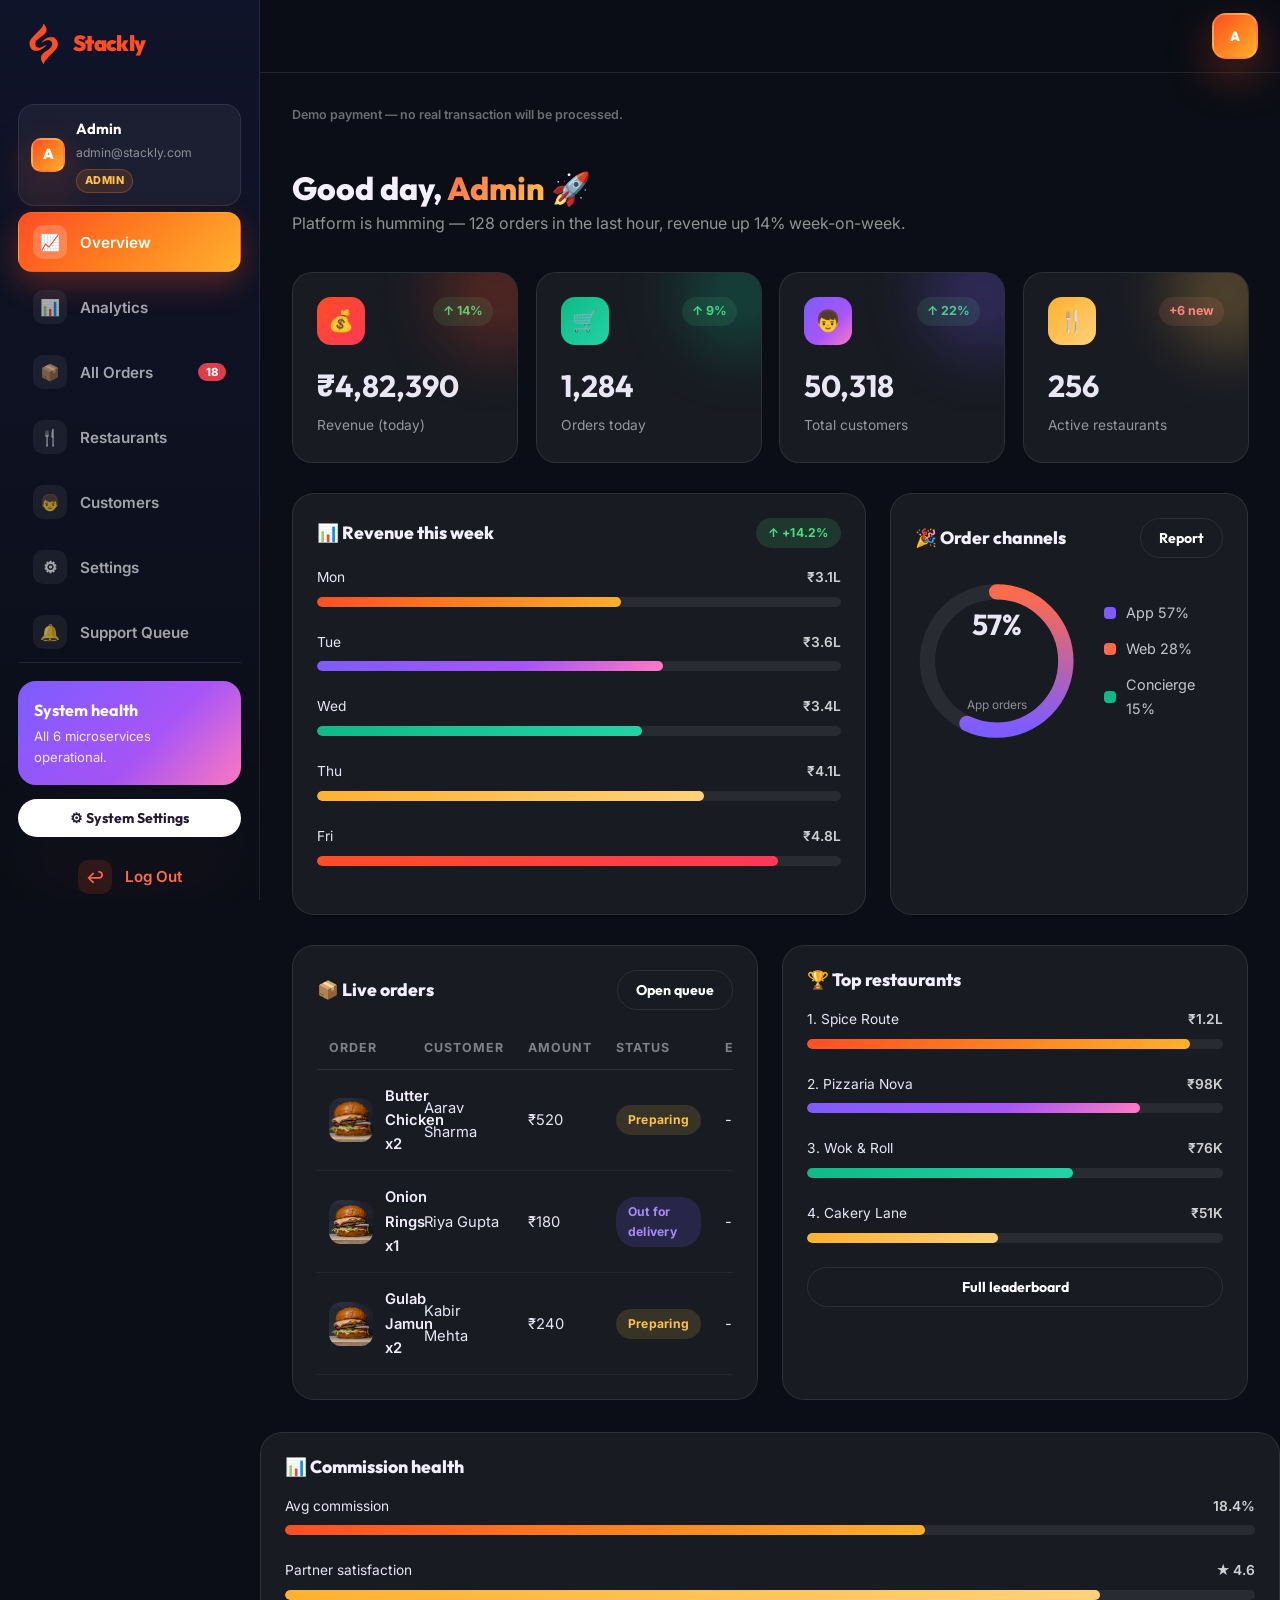
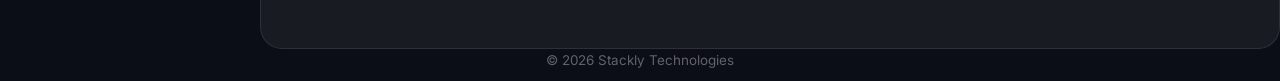
<file: admin-dashboard.html>
﻿<!DOCTYPE html>
<html lang="en">
<head>
<meta charset="UTF-8">
<meta name="viewport" content="width=device-width, initial-scale=1.0">
<meta name="description" content="Stackly demo dashboard - sample overview, orders and profile pages for a portfolio showcase.">
<title>Admin Dashboard | Stackly</title>
<link rel="icon" type="image/svg+xml" href="data:image/svg+xml,%3Csvg xmlns='http://www.w3.org/2000/svg' viewBox='0 0 100 100'%3E%3Crect width='100' height='100' rx='24' fill='%23ff4d24'/%3E%3Ctext x='50' y='68' font-size='54' text-anchor='middle' fill='white' font-family='Arial' font-weight='bold'%3ES%3C/text%3E%3C/svg%3E">
<link rel="stylesheet" href="css/style.css?v52">
</head>
<body class="dash-body">
<a class="skip-link" href="#adminMain">Skip to main content</a>
<div class="scroll-progress" aria-hidden="true"></div>
<div class="loader" aria-hidden="true"> <div class="er-code" style="font-family:var(--font-head);font-weight:900;font-size:3rem;background:linear-gradient(135deg,#ff6b4a,#ffc24b);-webkit-background-clip:text;background-clip:text;color:transparent;">STACKLY</div>
</div><div class="dash-layout"> <!-- SIDEBAR --> <aside class="dash-sidebar" aria-label="Admin navigation"> <div style="display:flex;align-items:center;justify-content:space-between"> <div class="logo"> <span class="logo-badge" role="img" aria-label="Stackly logo"></span> <span>Stack<em>ly</em></span> </div> <button class="sidebar-close" aria-label="Close dashboard menu">&#10005;</button> </div> <div class="sb-user"> <span class="dash-avatar sb-av" aria-hidden="true">A</span> <div class="sb-user-body"> <b class="dash-user-name">Admin</b> <span class="dash-email">admin@stackly.com</span> <span class="dash-role-badge">Admin</span> </div> </div> <nav class="dash-nav"> <button class="dash-link on" data-tab="overview"><span class="dl-ico">&#128200;</span>Overview</button> <button class="dash-link" data-tab="analytics"><span class="dl-ico">&#128202;</span>Analytics</button> <button class="dash-link" data-tab="orders"><span class="dl-ico">&#128230;</span>All Orders <span class="notif">18</span></button> <button class="dash-link" data-tab="restaurants"><span class="dl-ico">&#127860;</span>Restaurants</button> <button class="dash-link" data-tab="customers"><span class="dl-ico">&#128102;</span>Customers</button> <button class="dash-link" data-tab="settings"><span class="dl-ico">&#9881;</span>Settings</button> <button class="dash-link" data-tab="help"><span class="dl-ico">&#128276;</span>Support Queue</button> </nav> <div class="dash-side-foot"> <div style="padding:16px;border-radius:18px;background:var(--grad-violet);margin-bottom:14px"> <b style="font-family:var(--font-head);display:block;color:#fff">System health</b> <p style="color:rgba(255,255,255,.85);font-size:.82rem;margin-top:2px">All 6 microservices operational.</p> </div> <button class="btn btn-white btn-sm" style="width:100%">&#9881; System Settings</button> <button class="js-logout dash-link" style="width:100%;justify-content:center;color:#ff6b4a;margin-top:10px"><span class="dl-ico" style="background:rgba(255,77,36,.14)">&#8617;</span>Log Out</button> </div> </aside> <div class="dash-sidebar-overlay" aria-hidden="true"></div> <!-- MAIN --> <div class="dash-main" id="adminMain"> <header class="dash-topbar"> <button class="burger" data-dash-side aria-label="Open dashboard menu" aria-expanded="false"><span></span></button> <div class="dash-top-actions"> <button class="dash-avatar" aria-label="Open profile menu">A</button> </div> </header> <div class="dash-content"> <p style="margin:0 0 12px;font-size:.78rem;font-weight:600;color:rgba(255,255,255,.4)">Demo payment &#8212; no real transaction will be processed.</p> <!-- OVERVIEW --> <section class="dash-tab" id="tab-overview"> <div class="dash-hello"> <h1>Good day, <span class="dash-user-name grad-text" style="background:linear-gradient(135deg,#ff6b4a,#ffc24b);-webkit-background-clip:text;background-clip:text;color:transparent">Admin</span> &#128640;</h1> <p>Platform is humming — 128 orders in the last hour, revenue up 14% week-on-week.</p> </div><div class="dash-stats"> <article class="dash-stat" style="--stat-glow:rgba(255,77,36,.25);--stat-ico:var(--grad-crimson)" data-reveal> <div class="ds-top"><span class="ds-ico">&#128176;</span><span class="ds-trend up">&#8593; 14%</span></div> <b id="aRevenue">&#8377;4,82,390</b> <label>Revenue (today)</label> </article> <article class="dash-stat" style="--stat-glow:rgba(15,185,134,.25);--stat-ico:var(--grad-teal)" data-reveal style="--d:.05s"> <div class="ds-top"><span class="ds-ico">&#128722;</span><span class="ds-trend up">&#8593; 9%</span></div> <b id="aOrdersToday">1,284</b> <label>Orders today</label> </article> <article class="dash-stat" style="--stat-glow:rgba(124,92,255,.25);--stat-ico:var(--grad-violet)" data-reveal style="--d:.1s"> <div class="ds-top"><span class="ds-ico">&#128102;</span><span class="ds-trend up">&#8593; 22%</span></div> <b id="aCustomers">50,318</b> <label>Total customers</label> </article> <article class="dash-stat" style="--stat-glow:rgba(255,194,75,.25);--stat-ico:var(--grad-gold)" data-reveal style="--d:.15s"> <div class="ds-top"><span class="ds-ico">&#127860;</span><span class="ds-trend down">+6 new</span></div> <b>256</b> <label>Active restaurants</label> </article> </div><div class="dash-grid-2"> <article class="dash-panel" data-reveal> <div class="dp-head"><h3>&#128202; Revenue this week</h3><span class="chip done">&#8593; +14.2%</span></div><div class="bar-row"><div class="br-head"><span>Mon</span><b>&#8377;3.1L</b></div><div class="bar-track"><div class="bar-fill" data-width="58%"></div></div></div><div class="bar-row"><div class="br-head"><span>Tue</span><b>&#8377;3.6L</b></div><div class="bar-track"><div class="bar-fill" style="--bar-grad:var(--grad-violet)" data-width="66%"></div></div></div><div class="bar-row"><div class="br-head"><span>Wed</span><b>&#8377;3.4L</b></div><div class="bar-track"><div class="bar-fill" style="--bar-grad:var(--grad-teal)" data-width="62%"></div></div></div><div class="bar-row"><div class="br-head"><span>Thu</span><b>&#8377;4.1L</b></div><div class="bar-track"><div class="bar-fill" style="--bar-grad:var(--grad-gold)" data-width="74%"></div></div></div><div class="bar-row"><div class="br-head"><span>Fri</span><b>&#8377;4.8L</b></div><div class="bar-track"><div class="bar-fill" style="--bar-grad:var(--grad-crimson)" data-width="88%"></div></div></div> </article> <article class="dash-panel" data-reveal style="--d:.1s"> <div class="dp-head"><h3>&#127881; Order channels</h3><button class="btn btn-ghost btn-sm js-404dash" style="color:#fff;border-color:var(--dark-line)">Report</button></div><div class="donut-wrap"> <div class="donut"> <svg width="170" height="170" viewBox="0 0 170 170"> <circle cx="85" cy="85" r="72" fill="none" stroke="rgba(255,255,255,.07)" stroke-width="16"></circle> <circle cx="85" cy="85" r="72" fill="none" stroke="url(#adg)" stroke-width="16" stroke-linecap="round" data-stroke="57"></circle> <defs><linearGradient id="adg"><stop offset="0" stop-color="#7c5cff"/><stop offset="1" stop-color="#ff6b4a"/></linearGradient></defs> </svg> <div class="donut-center"><b>57%</b><span>App orders</span></div> </div><div class="donut-legend"> <span><i style="background:#7c5cff"></i> App 57%</span> <span><i style="background:#ff6b4a"></i> Web 28%</span> <span><i style="background:#0fb986"></i> Concierge 15%</span> </div> </div> </article> </div><div class="dash-grid-11"> <article class="dash-panel" data-reveal> <div class="dp-head"><h3>&#128230; Live orders</h3><button class="btn btn-ghost btn-sm js-404dash" style="color:#fff;border-color:var(--dark-line)">Open queue</button></div><div class="dash-table-wrap"> <table class="dash-table"> <thead><tr><th>Order</th><th>Customer</th><th>Amount</th><th>Status</th><th>ETA</th></tr></thead> <tbody id="liveRows"> <tr> <td><div class="food"><img src="img/stackly-photo-1568901346375-23c9450c58cd-2.webp" alt="" onerror="this.style.display='none'"><b>Butter Chicken x2</b></div></td> <td>Aarav Sharma</td> <td>&#8377;520</td> <td><span class="chip pending">Preparing</span></td> <td>--</td> </tr> <tr> <td><div class="food"><img src="img/stackly-photo-1568901346375-23c9450c58cd-3.webp" alt="" onerror="this.style.display='none'"><b>Onion Rings x1</b></div></td> <td>Riya Gupta</td> <td>&#8377;180</td> <td><span class="chip onway">Out for delivery</span></td> <td>--</td> </tr> <tr> <td><div class="food"><img src="img/stackly-photo-1568901346375-23c9450c58cd-4.webp" alt="" onerror="this.style.display='none'"><b>Gulab Jamun x2</b></div></td> <td>Kabir Mehta</td> <td>&#8377;240</td> <td><span class="chip pending">Preparing</span></td> <td>--</td> </tr> </tbody> </table> </div> </article> <article class="dash-panel" data-reveal style="--d:.1s"> <div class="dp-head"><h3>&#127942; Top restaurants</h3></div><div class="bar-row"><div class="br-head"><span>1. Spice Route</span><b>&#8377;1.2L</b></div><div class="bar-track"><div class="bar-fill" data-width="92%"></div></div></div><div class="bar-row"><div class="br-head"><span>2. Pizzaria Nova</span><b>&#8377;98K</b></div><div class="bar-track"><div class="bar-fill" style="--bar-grad:var(--grad-violet)" data-width="80%"></div></div></div><div class="bar-row"><div class="br-head"><span>3. Wok &amp; Roll</span><b>&#8377;76K</b></div><div class="bar-track"><div class="bar-fill" style="--bar-grad:var(--grad-teal)" data-width="64%"></div></div></div><div class="bar-row"><div class="br-head"><span>4. Cakery Lane</span><b>&#8377;51K</b></div><div class="bar-track"><div class="bar-fill" style="--bar-grad:var(--grad-gold)" data-width="46%"></div></div></div> <button class="btn btn-ghost btn-sm js-404dash" style="color:#fff;border-color:var(--dark-line);width:100%">Full leaderboard</button> </article> </div> </section> <!-- ANALYTICS --> <section class="dash-tab hidden-tab" id="tab-analytics"> <div class="dash-hello"><h1>Analytics</h1><p>Every order, every rupee, every craving — measured.</p></div><div class="dash-stats"> <article class="dash-stat"><div class="ds-top"><span class="ds-ico" style="--stat-ico:var(--grad-crimson)">&#128176;</span><span class="ds-trend up">&#8593; 11%</span></div><b>&#8377;31.4L</b><label>Monthly revenue</label></article> <article class="dash-stat"><div class="ds-top"><span class="ds-ico" style="--stat-ico:var(--grad-teal)">&#128718;</span><span class="ds-trend up">&#8593; 4%</span></div><b>92.4%</b><label>Retention rate</label></article> <article class="dash-stat"><div class="ds-top"><span class="ds-ico" style="--stat-ico:var(--grad-violet)">&#127919;</span><span class="ds-trend down">&#8595; 1.1%</span></div><b>3.1%</b><label>Churn rate</label></article> <article class="dash-stat"><div class="ds-top"><span class="ds-ico" style="--stat-ico:var(--grad-gold)">&#127860;</span><span class="ds-trend up">&#8593; 18%</span></div><b>&#8377;214</b><label>Avg order value</label></article> </div><div class="dash-grid-2"> <article class="dash-panel"> <div class="dp-head"><h3>Orders vs ref</h3></div><div class="bar-row"><div class="br-head"><span>This week</span><b>8,972</b></div><div class="bar-track"><div class="bar-fill" data-width="86%"></div></div></div><div class="bar-row"><div class="br-head"><span>Previous week</span><b>8,001</b></div><div class="bar-track"><div class="bar-fill" style="--bar-grad:var(--grad-violet)" data-width="74%"></div></div></div> </article> <article class="dash-panel"> <div class="dp-head"><h3>Peak hours</h3><span class="chip done">8-10 PM</span></div><div class="bar-row"><div class="br-head"><span>Lunch (12-2)</span><b>2,410</b></div><div class="bar-track"><div class="bar-fill" style="--bar-grad:var(--grad-gold)" data-width="48%"></div></div></div><div class="bar-row"><div class="br-head"><span>Dinner (8-10)</span><b>4,220</b></div><div class="bar-track"><div class="bar-fill" style="--bar-grad:var(--grad-crimson)" data-width="84%"></div></div></div> </article> </div> </section> <!-- ORDERS --> <section class="dash-tab hidden-tab" id="tab-orders"> <div class="dash-hello"><h1>All orders</h1><p>Full visibility across the fleet.</p></div> <article class="dash-panel"> <div class="dp-head"><h3>&#128230; Recent 50 orders</h3><button class="btn btn-ghost btn-sm js-404dash" style="color:#fff;border-color:var(--dark-line)">Export CSV</button></div><div class="dash-table-wrap"> <table class="dash-table"> <thead><tr><th>#</th><th>Order</th><th>Customer</th><th>Amount</th><th>Status</th><th>ETA</th></tr></thead> <tbody id="allOrderRows"> </table> </div> <button class="btn btn-primary js-404dash" style="margin-top:18px">Back to overview</button> </article> </section> <!-- RESTAURANTS --> <section class="dash-tab hidden-tab" id="tab-restaurants"> <div class="dash-hello"><h1>Restaurants</h1><p>Approve, rank and manage partner kitchens.</p></div><div class="dash-grid-11"> <article class="dash-panel"> <div class="dp-head"><h3>&#127860; Pending approvals</h3></div><div class="dash-order-card">  <img src="img/stackly-photo-1555396273-367ea4eb4db5-3.webp" alt="Cafe interior"><div class="do-body"><h4>Cloud Kitchen 42</h4><p>North Indian &#8226; applied 2h ago</p></div>  <button class="btn btn-primary btn-sm js-404dash">Approve</button></div> </div><div class="dash-order-card">  <img src="img/stackly-photo-1517248135467-4c7edcad34c4-3.webp" alt="Restaurant"><div class="do-body"><h4>Ramen Republic</h4><p>Japanese &#8226; applied yesterday</p></div>  <button class="btn btn-primary btn-sm js-404dash">Approve</button></div> </div> </article> <article class="dash-panel"> <div class="dp-head"><h3>&#128202; Commission health</h3></div><div class="bar-row"><div class="br-head"><span>Avg commission</span><b>18.4%</b></div><div class="bar-track"><div class="bar-fill" data-width="66%"></div></div></div><div class="bar-row"><div class="br-head"><span>Partner satisfaction</span><b>&#9733; 4.6</b></div><div class="bar-track"><div class="bar-fill" style="--bar-grad:var(--grad-gold)" data-width="84%"></div></div></div> </article> </div> </section> <!-- CUSTOMERS --> <section class="dash-tab hidden-tab" id="tab-customers"> <div class="dash-hello"><h1>Customers</h1><p>Understand the community that eats with us.</p></div> <article class="dash-panel"> <div class="dp-head"><h3>&#128102; Top customers</h3><button class="btn btn-ghost btn-sm js-404dash" style="color:#fff;border-color:var(--dark-line)">Segments</button></div><div class="dash-table-wrap"> <table class="dash-table"> <thead><tr><th>Customer</th><th>Orders</th><th>Spent</th><th>Gold status</th></tr></thead> <tbody id="custRows"> </table> </div> </article> </section> <!-- SETTINGS --> <section class="dash-tab hidden-tab" id="tab-settings"> <div class="dash-hello"><h1>Settings</h1><p>Configure the platform's control room.</p></div> <article class="dash-panel" style="max-width:720px"> <div class="dp-head"><h3>&#9881; Preferences</h3></div><div class="dark-field"> <label for="aName">Your name</label> <input type="text" id="aName" value=""> <div class="form-error">&#9888; Enter a valid name</div> </div><div class="dark-field"> <label for="aEmail">Email</label> <input type="email" id="aEmail" placeholder="admin@stackly.com"> <div class="form-error">&#9888; Enter a valid email</div> </div><div class="dark-field"> <label>Commission default</label> <select><option>18% (standard)</option><option>14% (new partner)</option><option>22% (featured)</option></select> </div><div class="dash-row"> <button class="btn btn-primary js-404dash">Save Settings</button> <button class="btn btn-ghost btn-sm js-404dash" style="color:#fff;border-color:var(--dark-line)">Rotate API keys</button> </div> </article> </section> <!-- SUPPORT QUEUE --> <section class="dash-tab hidden-tab" id="tab-help"> <div class="dash-hello"><h1>Support Queue</h1><p>Tickets, escalations and staff help — the ops desk.</p></div><div class="dash-stats" style="grid-template-columns:repeat(3,1fr)"> <article class="dash-stat" style="--stat-glow:rgba(255,77,36,.18)"><div class="ds-top"><b style="font-size:1.9rem">3</b><span class="ds-ico">&#128225;</span></div><p style="margin-top:6px;color:rgba(255,255,255,.5);font-size:.85rem">Open tickets</p></article> <article class="dash-stat" style="--stat-glow:rgba(255,194,75,.15)"><div class="ds-top"><b style="font-size:1.9rem">2</b><span class="ds-ico">&#9203;</span></div><p style="margin-top:6px;color:rgba(255,255,255,.5);font-size:.85rem">Awaiting reply</p></article> <article class="dash-stat" style="--stat-glow:rgba(74,222,128,.15)"><div class="ds-top"><b style="font-size:1.9rem">47</b><span class="ds-ico">&#10003;</span></div><p style="margin-top:6px;color:rgba(255,255,255,.5);font-size:.85rem">Resolved this week</p></article> </div> <article class="dash-panel"> <div class="dp-head"><h3>&#128276; Latest tickets</h3><button class="btn btn-ghost btn-sm js-404dash" style="color:#fff;border-color:var(--dark-line)">New ticket</button></div><div class="dash-table-wrap"> <table class="dash-table"> <thead><tr><th>Ticket</th><th>Customer</th><th>Issue</th><th>Priority</th><th>Status</th></tr></thead> <tbody> <tr><td>#QT-8841</td><td>Arun Kumar</td><td>Late delivery &#8212; order STK-2001</td><td><span class="chip" style="background:rgba(255,77,36,.14);color:#ff6b4a">High</span></td><td><span class="chip" style="background:rgba(255,194,75,.14);color:#ffc24b">In review</span></td></tr> <tr><td>#QT-8840</td><td>Meera Krishnan</td><td>Wrong item in order STK-1999</td><td><span class="chip" style="background:rgba(255,194,75,.14);color:#ffc24b">Medium</span></td><td><span class="chip" style="background:rgba(74,222,128,.14);color:#4ade80">Resolved</span></td></tr> <tr><td>#QT-8839</td><td>Vikram Patel</td><td>Wallet refund query</td><td><span class="chip" style="background:rgba(255,194,75,.14);color:#ffc24b">Medium</span></td><td><span class="chip" style="background:rgba(255,194,75,.14);color:#ffc24b">In review</span></td></tr> <tr><td>#QT-8838</td><td>Divya Nair</td><td>Rider reassignment request</td><td><span class="chip" style="background:rgba(255,194,75,.14);color:#ffc24b">Medium</span></td><td><span class="chip" style="background:rgba(74,222,128,.14);color:#4ade80">Resolved</span></td></tr> </tbody> </table> </div> </article> <div class="dash-grid-2"> <article class="dash-panel"> <div class="dp-head"><h3>&#128222; Staff desk</h3></div> <p style="color:rgba(255,255,255,.55);font-size:.9rem;margin-bottom:14px">Internal help for riders, restaurants and support agents.</p> <div class="chip" style="background:rgba(255,77,36,.14);color:#ff6b4a;display:block;width:max-content;margin-bottom:8px">ops@stackly.com</div><div class="chip" style="background:rgba(255,77,36,.14);color:#ff6b4a;display:block;width:max-content">Rider hotline &#8212; 1800-STACKLY</div> </article> <article class="dash-panel" style="background:var(--grad-brand)"> <div class="dp-head"><h3 style="color:#fff">&#128640; Full queue</h3></div> <p style="color:rgba(255,255,255,.85);font-size:.9rem;margin-bottom:16px">Jump into the complete ticket backlog.</p> <div class="hero-cta"><button class="btn btn-white btn-sm js-404dash">Open ticket desk</button></div> </article> </div> </section> <div style="text-align:center;color:rgba(255,255,255,.35);font-size:.84rem;padding-bottom:10px">&#169; 2026 Stackly Technologies</div> </div> </div>
</div> <script src="js/main.js?v47"></script>
</body>
</html>
</file>
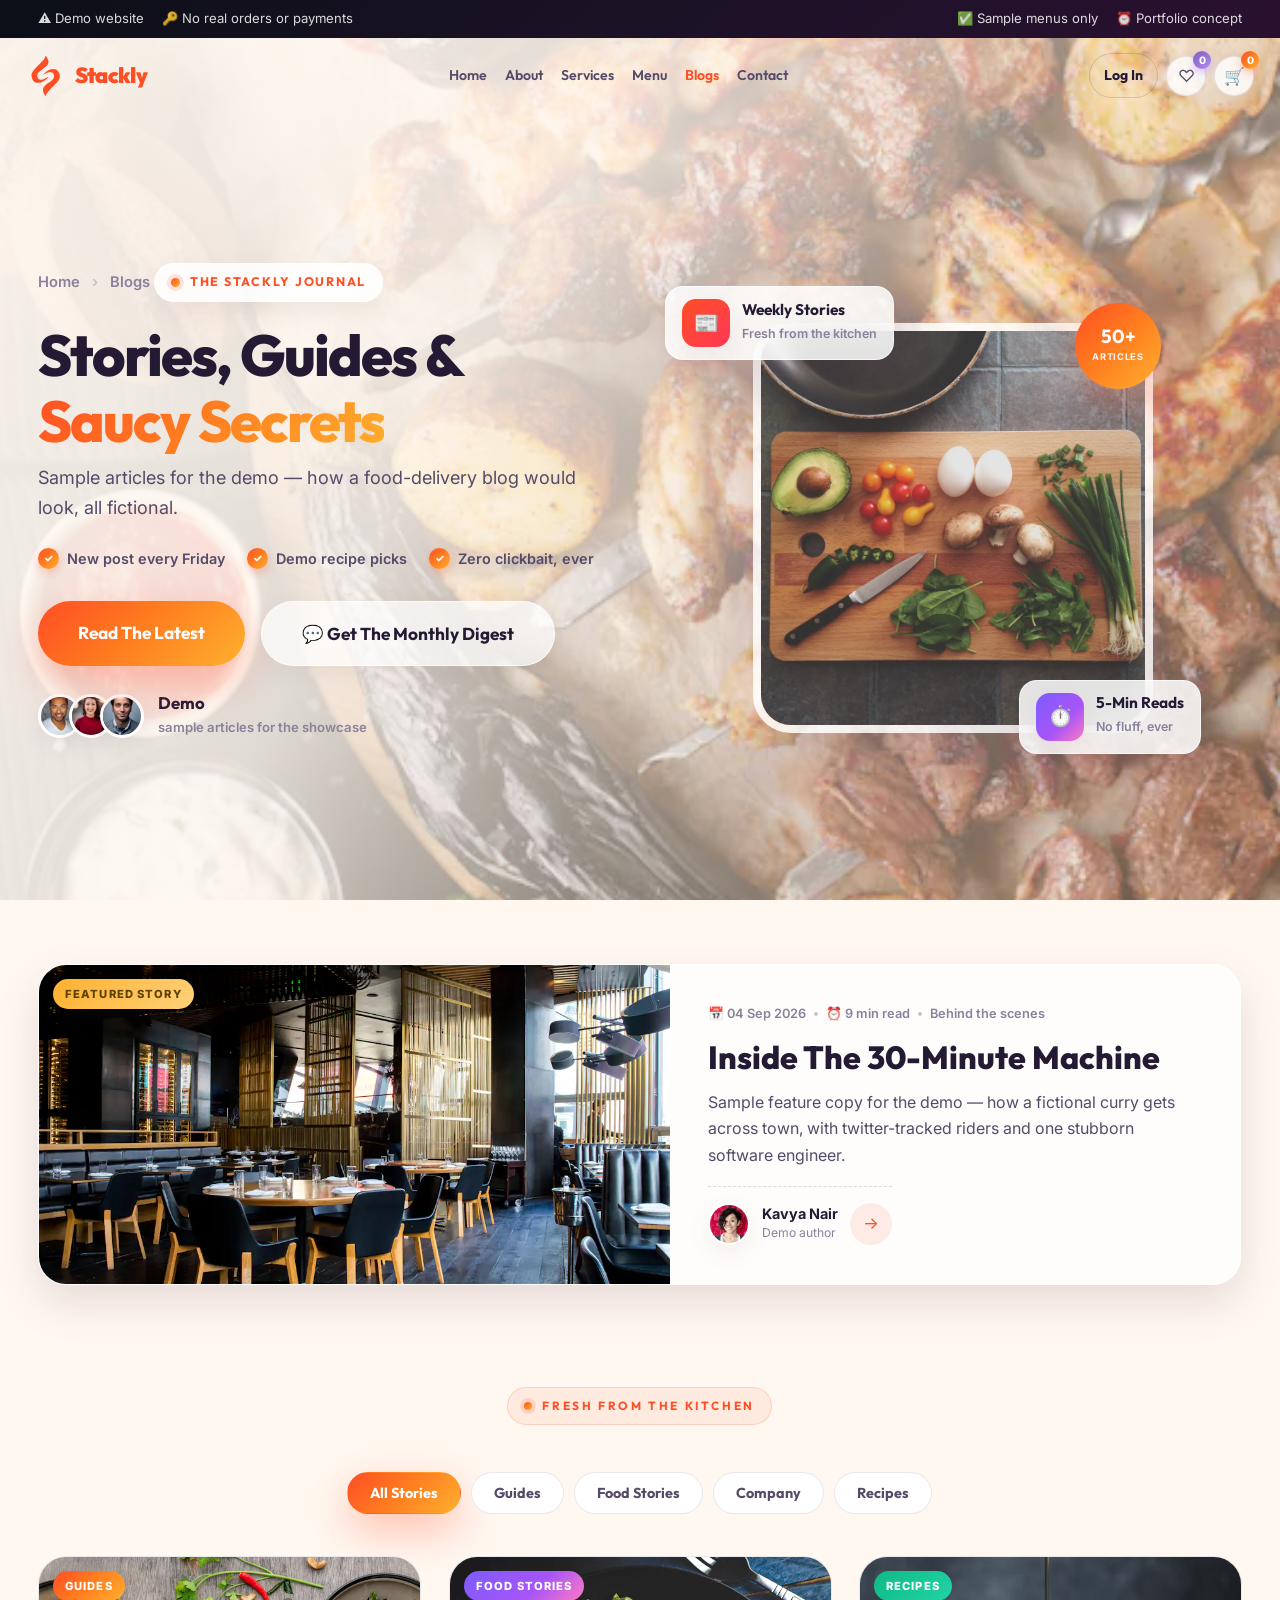
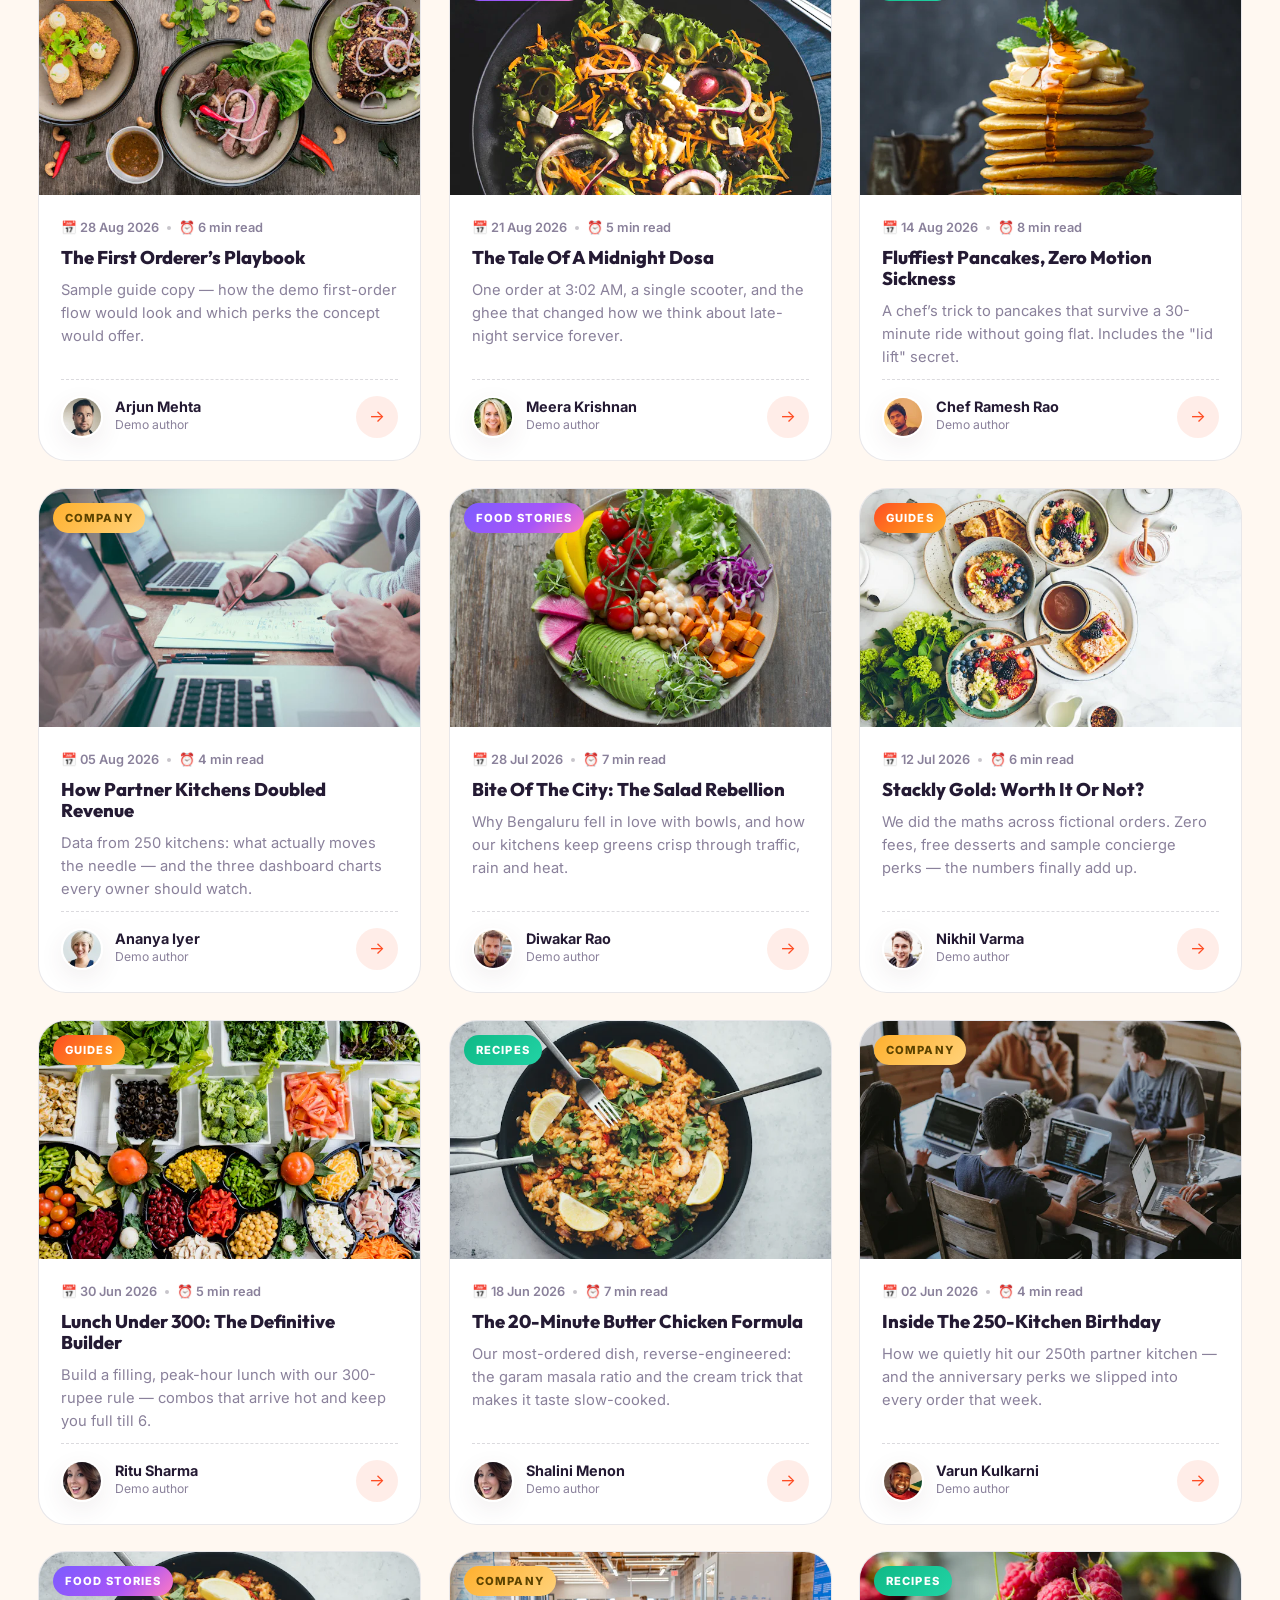
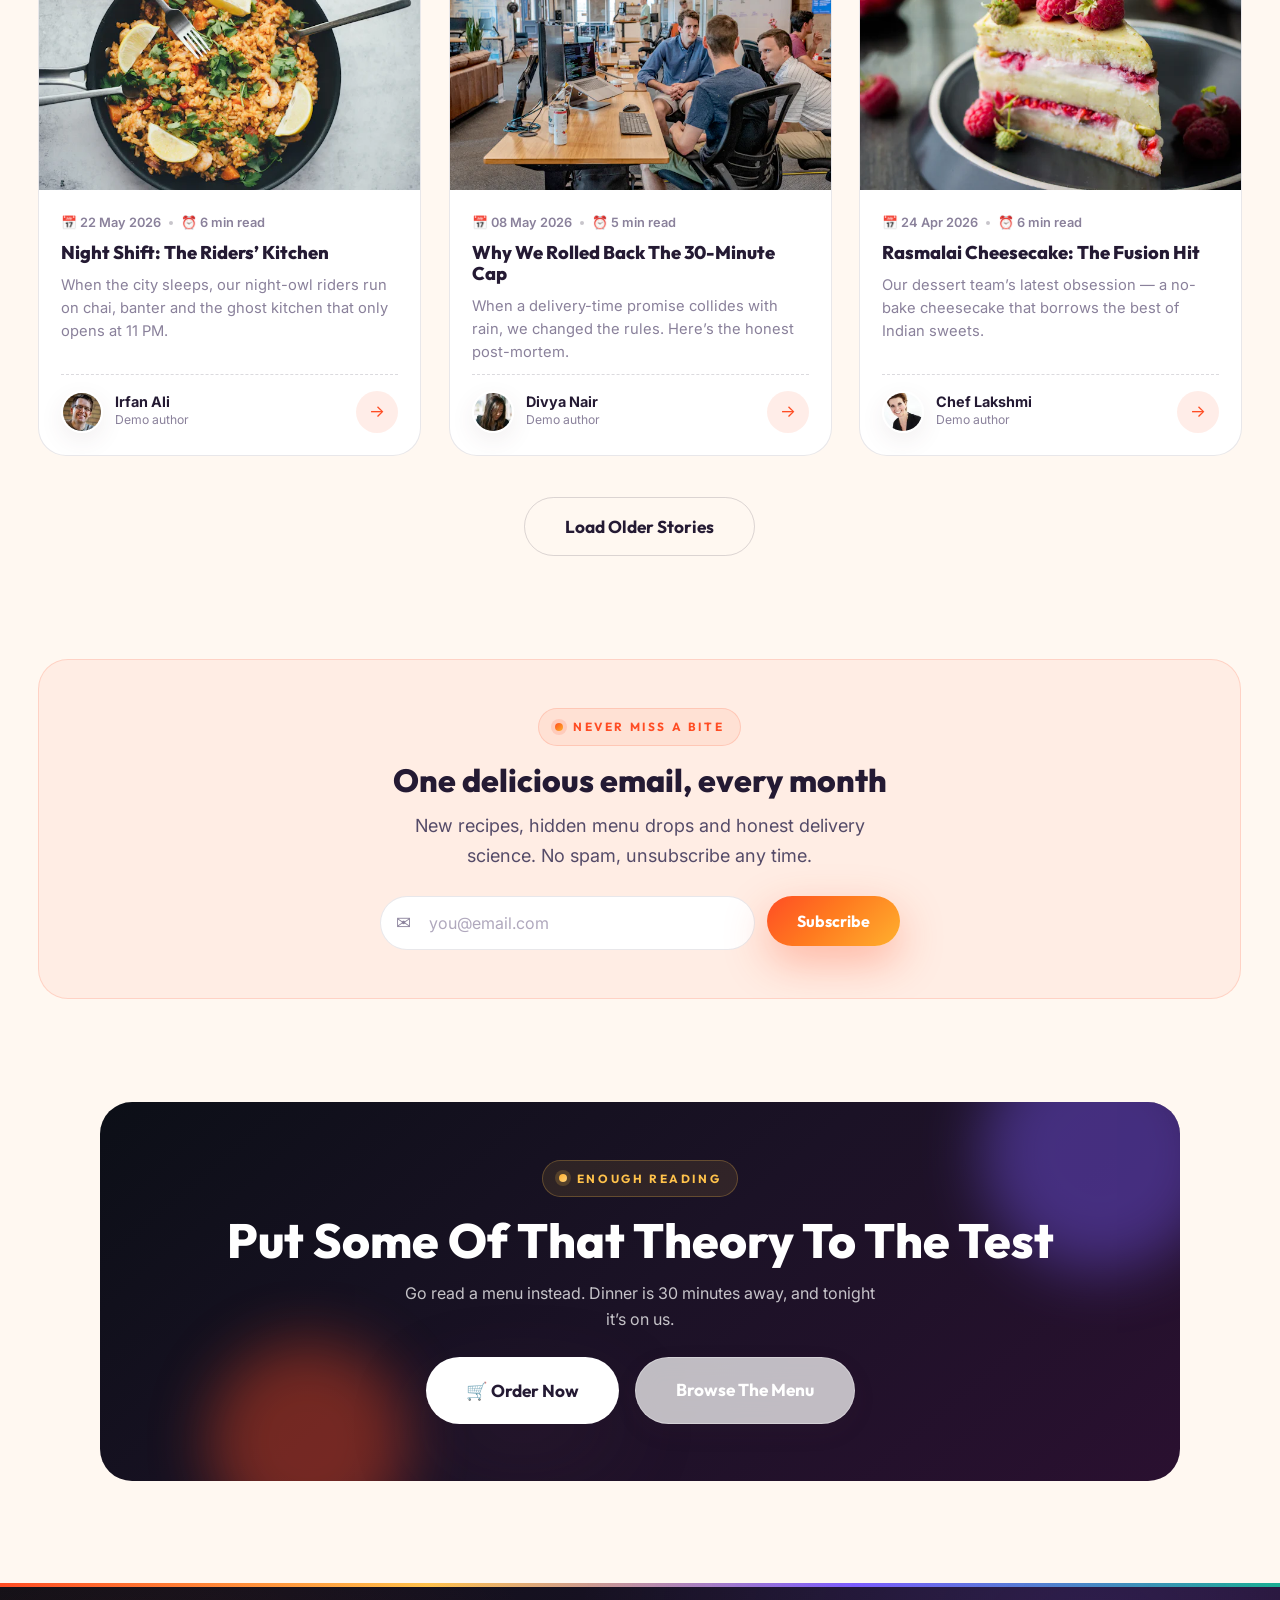
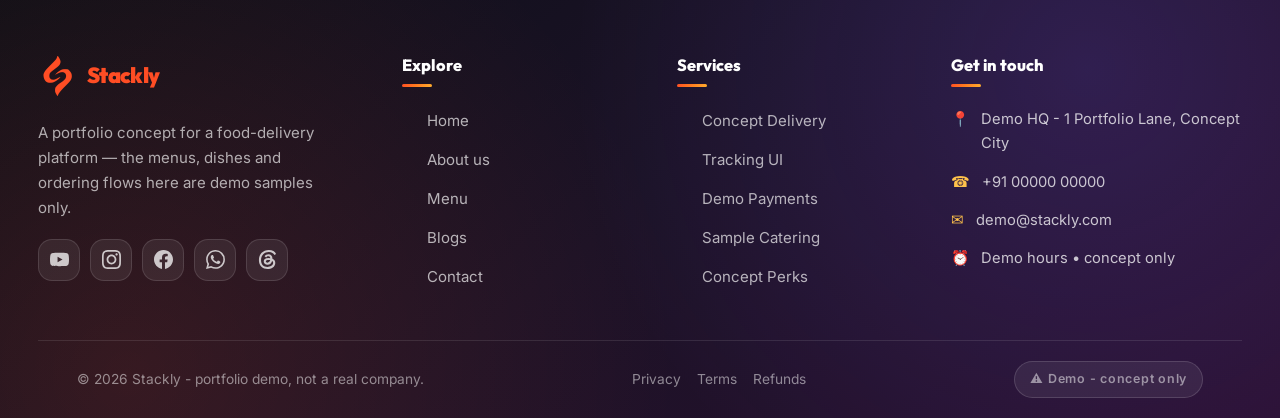
<file: blogs.html>
﻿<!DOCTYPE html>
<html lang="en">
<head>
<meta charset="UTF-8">
<meta name="viewport" content="width=device-width, initial-scale=1.0">
<meta name="description" content="Stackly demo blog - sample stories, guides and recipes for a food-delivery portfolio showcase.">
<title>Blogs | Stackly — Stories &amp; Saucy Secrets</title>
<link rel="icon" type="image/svg+xml" href="data:image/svg+xml,%3Csvg xmlns='http://www.w3.org/2000/svg' viewBox='0 0 100 100'%3E%3Crect width='100' height='100' rx='24' fill='%23ff4d24'/%3E%3Ctext x='50' y='68' font-size='54' text-anchor='middle' fill='white' font-family='Arial' font-weight='bold'%3ES%3C/text%3E%3C/svg%3E">
<link rel="stylesheet" href="css/style.css?v44">
</head>
<body>
<a class="skip-link" href="#main">Skip to main content</a>
<div class="scroll-progress" aria-hidden="true"></div>
<div class="loader" aria-hidden="true"> <div class="er-code" style="font-family:var(--font-head);font-weight:900;font-size:3rem;background:linear-gradient(135deg,#ff6b4a,#ffc24b);-webkit-background-clip:text;background-clip:text;color:transparent;">STACKLY</div>
</div> <header class="site-header"> <div class="topbar"> <div class="container"> <div class="top-left"> <span>&#9888;&#65039; Demo website</span> <span>&#128273; No real orders or payments</span> </div> <div class="top-right"> <span>&#9989; Sample menus only</span> <span>&#9200; Portfolio concept</span> </div> </div> </div> <div class="header-main"> <div class="container"> <a class="logo" href="index.html" aria-label="Stackly home"> <span class="logo-badge" role="img" aria-label="Stackly logo"></span> <span>Stack<em>ly</em></span> </a> <nav class="nav" aria-label="Primary"> <a class="nav-link" href="index.html">Home</a> <a class="nav-link" href="about.html">About</a> <a class="nav-link" href="services.html">Services</a> <a class="nav-link" href="menu.html">Menu</a> <a class="nav-link active" href="blogs.html">Blogs</a> <a class="nav-link" href="contact.html">Contact</a> </nav> <div class="header-actions"> <a class="btn btn-ghost btn-sm" href="login.html">Log In</a> <button class="icon-btn js-wish-open" aria-label="Open wishlist" title="Wishlist">&#9825;<span class="head-badge alt" data-wish-count>0</span></button> <button class="icon-btn js-cart-open" aria-label="Open cart" title="Cart">&#128722;<span class="head-badge" data-cart-count>0</span></button> <button class="burger" data-sidebar aria-label="Open menu" aria-expanded="false"><span></span></button> </div> </div> </div>
</header> <div class="sidebar-overlay" aria-hidden="true"></div>
<aside class="sidebar" aria-hidden="true" aria-label="Mobile navigation"> <div class="sidebar-head"> <a class="logo" href="index.html"><span class="logo-badge" role="img" aria-label="Stackly logo"></span><span>Stack<em>ly</em></span></a> <button class="sidebar-close" aria-label="Close menu">&#10005;</button> </div> <nav class="sidebar-nav" aria-label="Mobile"> <a class="nav-link" href="index.html">&#127968; Home</a> <a class="nav-link" href="about.html">&#128100; About</a> <a class="nav-link" href="services.html">&#128736; Services</a> <a class="nav-link" href="menu.html">&#127869; Menu</a> <a class="nav-link active" href="blogs.html">&#128240; Blogs</a> <a class="nav-link" href="contact.html">&#128222; Contact</a> <a class="nav-link sidebar-login-btn" href="login.html">&#128273; Log In</a> </nav> </aside> <main id="main">
<section class="page-hero" aria-label="Blogs hero"> <div class="hero-canvas" aria-hidden="true"></div> <div class="hero-bg" aria-hidden="true"> <img src="img/stackly-photo-1555939594-58d7cb561ad1-2.webp" alt="" loading="eager" fetchpriority="high"> </div> <div class="hero-vignette" aria-hidden="true"></div> <div class="container"> <div class="hero-inner"> <div class="hero-copy" data-reveal="left"> <nav class="breadcrumb" aria-label="Breadcrumb"><a href="index.html">Home</a><span class="sep">&#8250;</span><span>Blogs</span></nav> <span class="hero-chip"><span class="dot"></span>The Stackly journal</span> <h1>Stories, Guides &amp;<br><span class="grad-text">Saucy Secrets</span></h1> <p class="lede">Sample articles for the demo — how a food-delivery blog would look, all fictional.</p> <div class="hero-tick"> <span>New post every Friday</span> <span>Demo recipe picks</span> <span>Zero clickbait, ever</span> </div> <div class="hero-cta"> <a class="btn btn-primary btn-lg" href="#blogFilterBar">Read The Latest</a> <button class="btn btn-glass btn-lg js-404">&#128172; Get The Monthly Digest</button> </div> <div class="hero-proof"> <div class="proof-av"> <img src="img/stackly-photo-1507003211169-0a1dd7228f2d.webp" alt="Stackly community reader" loading="lazy"> <img src="img/stackly-photo-1494790108377-be9c29b29330.webp" alt="Stackly community reader" loading="lazy"> <img src="img/stackly-photo-1500648767791-00dcc994a43e.webp" alt="Stackly community reader" loading="lazy"> </div> <div><b>Demo</b><small>sample articles for the showcase</small></div> </div> </div> <div class="hv-frame" data-reveal="right"> <div class="hv-glow" aria-hidden="true"></div> <img class="hv-main" src="img/stackly-photo-1466637574441-749b8f19452f.webp" alt="Fresh ingredients being prepped for a Stackly recipe" loading="eager" fetchpriority="high"> <div class="hv-card a"><span class="icon-tile grad-a">&#128240;&#65039;</span><div><b>Weekly Stories</b><span>Fresh from the kitchen</span></div></div> <div class="hv-card b"><span class="icon-tile grad-b">&#9201;&#65039;</span><div><b>5-Min Reads</b><span>No fluff, ever</span></div></div> <div class="hv-badge"><b>50+</b><span>articles</span></div> </div> </div> </div>
</section> <!-- FEATURED -->
<section class="section" style="padding-top:clamp(2.4rem,5vw,4rem)"> <div class="container"> <article class="blog-feature" data-reveal> <div class="bf-media"> <span class="blog-tag gold">Featured story</span> <img src="img/stackly-photo-1517248135467-4c7edcad34c4.webp" alt="Inside a Stackly partner restaurant kitchen" loading="lazy"> </div> <div class="bf-body"> <div class="blog-meta"><span>&#128197; 04 Sep 2026</span><span class="b-dot"></span><span>&#9200; 9 min read</span><span class="b-dot"></span><span>Behind the scenes</span></div> <h2>Inside The 30-Minute Machine</h2> <p class="bf-excerpt">Sample feature copy for the demo — how a fictional curry gets across town, with twitter-tracked riders and one stubborn software engineer.</p> <div class="blog-author"> <img src="images/avatars/women-47.webp" alt="Portrait of Kavya Nair" loading="lazy"> <div><b>Kavya Nair</b><span>Demo author</span></div> <a class="blog-go" href="#" aria-label="Read the featured article">&#8594;</a> </div> </div> </article> </div>
</section> <!-- FILTER + GRID -->
<section class="section" style="padding-top:0"> <div class="container"> <div class="text-center" style="margin-bottom:2rem" data-reveal="fade"> <span class="eyebrow">Fresh from the kitchen</span> </div> <div class="filter-bar" id="blogFilterBar" role="tablist" aria-label="Filter blog posts by category" data-reveal="fade"> <button class="filter-chip on" data-filter="all">All Stories</button> <button class="filter-chip" data-filter="guides">Guides</button> <button class="filter-chip" data-filter="stories">Food Stories</button> <button class="filter-chip" data-filter="company">Company</button> <button class="filter-chip" data-filter="recipes">Recipes</button> </div> <div class="blog-grid"> <article class="blog-card" data-cat="guides" data-reveal> <div class="blog-card-media"> <span class="blog-tag">Guides</span> <img src="img/stackly-photo-1504674900247-0877df9cc836-2.webp" alt="Plated gourmet dinner" loading="lazy"> </div> <div class="blog-card-body"> <div class="blog-meta"><span>&#128197; 28 Aug 2026</span><span class="b-dot"></span><span>&#9200; 6 min read</span></div> <h3><a href="#">The First Orderer&#8217;s Playbook</a></h3> <p class="dish-desc">Sample guide copy — how the demo first-order flow would look and which perks the concept would offer.</p> <div class="blog-author"> <img src="images/avatars/men-41.webp" alt="Portrait of Arjun Mehta" loading="lazy"> <div><b>Arjun Mehta</b><span>Demo author</span></div> <a class="blog-go" href="#" aria-label="Read article">&#8594;</a> </div> </div> </article> <article class="blog-card" data-cat="stories" data-reveal style="--d:.08s"> <div class="blog-card-media"> <span class="blog-tag violet">Food stories</span> <img src="img/stackly-photo-1540189549336-e6e99c3679fe.webp" alt="Rustic grain bowl" loading="lazy"> </div> <div class="blog-card-body"> <div class="blog-meta"><span>&#128197; 21 Aug 2026</span><span class="b-dot"></span><span>&#9200; 5 min read</span></div> <h3><a href="#">The Tale Of A Midnight Dosa</a></h3> <p class="dish-desc">One order at 3:02 AM, a single scooter, and the ghee that changed how we think about late-night service forever.</p> <div class="blog-author"> <img src="images/avatars/women-68.webp" alt="Portrait of Meera Krishnan" loading="lazy"> <div><b>Meera Krishnan</b><span>Demo author</span></div> <a class="blog-go" href="#" aria-label="Read article">&#8594;</a> </div> </div> </article> <article class="blog-card" data-cat="recipes" data-reveal style="--d:.16s"> <div class="blog-card-media"> <span class="blog-tag teal">Recipes</span> <img src="img/stackly-photo-1567620905732-2d1ec7ab7445.webp" alt="Stack of fluffy pancakes" loading="lazy"> </div> <div class="blog-card-body"> <div class="blog-meta"><span>&#128197; 14 Aug 2026</span><span class="b-dot"></span><span>&#9200; 8 min read</span></div> <h3><a href="#">Fluffiest Pancakes, Zero Motion Sickness</a></h3> <p class="dish-desc">A chef&#8217;s trick to pancakes that survive a 30-minute ride without going flat. Includes the "lid lift" secret.</p> <div class="blog-author"> <img src="images/avatars/men-65.webp" alt="Portrait of Chef Ramesh Rao" loading="lazy"> <div><b>Chef Ramesh Rao</b><span>Demo author</span></div> <a class="blog-go" href="#" aria-label="Read article">&#8594;</a> </div> </div> </article> <article class="blog-card" data-cat="company" data-reveal> <div class="blog-card-media"> <span class="blog-tag gold">Company</span> <img src="img/stackly-photo-1454165804606-c3d57bc86b40.webp" alt="Team reviewing sales on a laptop" loading="lazy"> </div> <div class="blog-card-body"> <div class="blog-meta"><span>&#128197; 05 Aug 2026</span><span class="b-dot"></span><span>&#9200; 4 min read</span></div> <h3><a href="#">How Partner Kitchens Doubled Revenue</a></h3> <p class="dish-desc">Data from 250 kitchens: what actually moves the needle — and the three dashboard charts every owner should watch.</p> <div class="blog-author"> <img src="images/avatars/women-44.webp" alt="Portrait of Ananya Iyer" loading="lazy"> <div><b>Ananya Iyer</b><span>Demo author</span></div> <a class="blog-go" href="#" aria-label="Read article">&#8594;</a> </div> </div> </article> <article class="blog-card" data-cat="stories" data-reveal style="--d:.08s"> <div class="blog-card-media"> <span class="blog-tag violet">Food stories</span> <img src="img/stackly-photo-1512621776951-a57141f2eefd.webp" alt="Fresh healthy salad bowl" loading="lazy"> </div> <div class="blog-card-body"> <div class="blog-meta"><span>&#128197; 28 Jul 2026</span><span class="b-dot"></span><span>&#9200; 7 min read</span></div> <h3><a href="#">Bite Of The City: The Salad Rebellion</a></h3> <p class="dish-desc">Why Bengaluru fell in love with bowls, and how our kitchens keep greens crisp through traffic, rain and heat.</p> <div class="blog-author"> <img src="images/avatars/men-32.webp" alt="Portrait of Diwakar Rao" loading="lazy"> <div><b>Diwakar Rao</b><span>Demo author</span></div> <a class="blog-go" href="#" aria-label="Read article">&#8594;</a> </div> </div> </article> <article class="blog-card" data-cat="guides" data-reveal style="--d:.16s"> <div class="blog-card-media"> <span class="blog-tag">Guides</span> <img src="img/stackly-photo-1493770348161-369560ae357d.webp" alt="Healthy food bowls and snacks on a table" loading="lazy"> </div> <div class="blog-card-body"> <div class="blog-meta"><span>&#128197; 12 Jul 2026</span><span class="b-dot"></span><span>&#9200; 6 min read</span></div> <h3><a href="#">Stackly Gold: Worth It Or Not?</a></h3> <p class="dish-desc">We did the maths across fictional orders. Zero fees, free desserts and sample concierge perks — the numbers finally add up.</p> <div class="blog-author"> <img src="images/avatars/men-62.webp" alt="Portrait of Nikhil Varma" loading="lazy"> <div><b>Nikhil Varma</b><span>Demo author</span></div> <a class="blog-go" href="#" aria-label="Read article">&#8594;</a> </div> </div> </article> <article class="blog-card" data-cat="guides" data-reveal> <div class="blog-card-media"> <span class="blog-tag">Guides</span> <img src="img/stackly-photo-1498837167922-ddd27525d352.webp" alt="Healthy food spread on a table" loading="lazy"> </div> <div class="blog-card-body"> <div class="blog-meta"><span>&#128197; 30 Jun 2026</span><span class="b-dot"></span><span>&#9200; 5 min read</span></div> <h3><a href="#">Lunch Under 300: The Definitive Builder</a></h3> <p class="dish-desc">Build a filling, peak-hour lunch with our 300-rupee rule — combos that arrive hot and keep you full till 6.</p> <div class="blog-author"> <img src="images/avatars/women-33.webp" alt="Portrait of Ritu Sharma" loading="lazy"> <div><b>Ritu Sharma</b><span>Demo author</span></div> <a class="blog-go" href="#" aria-label="Read article">&#8594;</a> </div> </div> </article> <article class="blog-card" data-cat="recipes" data-reveal style="--d:.08s"> <div class="blog-card-media"> <span class="blog-tag teal">Recipes</span> <img src="img/stackly-photo-1512058564366-18510be2db19-2.webp" alt="Bowl of rice and curry" loading="lazy"> </div> <div class="blog-card-body"> <div class="blog-meta"><span>&#128197; 18 Jun 2026</span><span class="b-dot"></span><span>&#9200; 7 min read</span></div> <h3><a href="#">The 20-Minute Butter Chicken Formula</a></h3> <p class="dish-desc">Our most-ordered dish, reverse-engineered: the garam masala ratio and the cream trick that makes it taste slow-cooked.</p> <div class="blog-author"> <img src="images/avatars/women-56.webp" alt="Portrait of Shalini Menon" loading="lazy"> <div><b>Shalini Menon</b><span>Demo author</span></div> <a class="blog-go" href="#" aria-label="Read article">&#8594;</a> </div> </div> </article> <article class="blog-card" data-cat="company" data-reveal style="--d:.16s"> <div class="blog-card-media"> <span class="blog-tag gold">Company</span> <img src="img/stackly-photo-1522071820081-009f0129c71c.webp" alt="Team collaborating around a laptop" loading="lazy"> </div> <div class="blog-card-body"> <div class="blog-meta"><span>&#128197; 02 Jun 2026</span><span class="b-dot"></span><span>&#9200; 4 min read</span></div> <h3><a href="#">Inside The 250-Kitchen Birthday</a></h3> <p class="dish-desc">How we quietly hit our 250th partner kitchen — and the anniversary perks we slipped into every order that week.</p> <div class="blog-author"> <img src="images/avatars/men-54.webp" alt="Portrait of Varun Kulkarni" loading="lazy"> <div><b>Varun Kulkarni</b><span>Demo author</span></div> <a class="blog-go" href="#" aria-label="Read article">&#8594;</a> </div> </div> </article> <article class="blog-card" data-cat="stories" data-reveal> <div class="blog-card-media"> <span class="blog-tag violet">Food stories</span> <img src="img/stackly-photo-1512058564366-18510be2db19-2.webp" alt="Street food market stalls at night" loading="lazy"> </div> <div class="blog-card-body"> <div class="blog-meta"><span>&#128197; 22 May 2026</span><span class="b-dot"></span><span>&#9200; 6 min read</span></div> <h3><a href="#">Night Shift: The Riders&#8217; Kitchen</a></h3> <p class="dish-desc">When the city sleeps, our night-owl riders run on chai, banter and the ghost kitchen that only opens at 11 PM.</p> <div class="blog-author"> <img src="images/avatars/men-78.webp" alt="Portrait of Irfan Ali" loading="lazy"> <div><b>Irfan Ali</b><span>Demo author</span></div> <a class="blog-go" href="#" aria-label="Read article">&#8594;</a> </div> </div> </article> <article class="blog-card" data-cat="company" data-reveal style="--d:.08s"> <div class="blog-card-media"> <span class="blog-tag gold">Company</span> <img src="img/stackly-photo-1556761175-b413da4baf72.webp" alt="People reviewing charts on tablets" loading="lazy"> </div> <div class="blog-card-body"> <div class="blog-meta"><span>&#128197; 08 May 2026</span><span class="b-dot"></span><span>&#9200; 5 min read</span></div> <h3><a href="#">Why We Rolled Back The 30-Minute Cap</a></h3> <p class="dish-desc">When a delivery-time promise collides with rain, we changed the rules. Here&#8217;s the honest post-mortem.</p> <div class="blog-author"> <img src="images/avatars/women-12.webp" alt="Portrait of Divya Nair" loading="lazy"> <div><b>Divya Nair</b><span>Demo author</span></div> <a class="blog-go" href="#" aria-label="Read article">&#8594;</a> </div> </div> </article> <article class="blog-card" data-cat="recipes" data-reveal style="--d:.16s"> <div class="blog-card-media"> <span class="blog-tag teal">Recipes</span> <img src="img/stackly-photo-1565958011703-44f9829ba187-3.webp" alt="Slice of cheesecake with berries" loading="lazy"> </div> <div class="blog-card-body"> <div class="blog-meta"><span>&#128197; 24 Apr 2026</span><span class="b-dot"></span><span>&#9200; 6 min read</span></div> <h3><a href="#">Rasmalai Cheesecake: The Fusion Hit</a></h3> <p class="dish-desc">Our dessert team&#8217;s latest obsession — a no-bake cheesecake that borrows the best of Indian sweets.</p> <div class="blog-author"> <img src="images/avatars/women-23.webp" alt="Portrait of Chef Lakshmi" loading="lazy"> <div><b>Chef Lakshmi</b><span>Demo author</span></div> <a class="blog-go" href="#" aria-label="Read article">&#8594;</a> </div> </div> </article> </div> <div class="text-center" style="margin-top:2.6rem" data-reveal> <button class="btn btn-ghost btn-lg js-404">Load Older Stories</button> </div> </div>
</section> <!-- NEWSLETTER -->
<section class="section" style="padding-top:0"> <div class="container"> <div class="newsletter" data-reveal> <span class="eyebrow">Never miss a bite</span> <h3>One delicious email, every month</h3> <p class="lede" style="max-width:520px;margin-inline:auto">New recipes, hidden menu drops and honest delivery science. No spam, unsubscribe any time.</p> <form class="newsletter-form" id="newsletterForm" novalidate> <div class="field" style="margin-bottom:0"> <div class="input-wrap"> <span class="i-ico">&#9993;</span> <input class="with-ico" type="email" placeholder="you@email.com" aria-label="Email address" style="width:100%;padding:16px 16px 16px 48px;background:#fff;border:1.6px solid var(--line);border-radius:60px"> </div> <div class="form-error">&#9888; Enter a valid email (e.g. you@mail.com)</div> <div class="form-success">&#10003; You&#8217;re subscribed &#8212; welcome to the Stackly family!</div> </div> <button type="submit" class="btn btn-primary">Subscribe</button> </form> </div> </div>
</section> <!-- CTA -->
<section class="section" style="padding-top:0"> <div class="container"> <div class="app-cta app-cta--theory" data-reveal style="text-align:center"> <div class="orb" style="width:240px;height:240px;background:rgba(124,92,255,.8);top:-70px;right:-40px;" aria-hidden="true"></div> <div class="orb" style="width:200px;height:200px;background:rgba(255,77,36,.8);bottom:-60px;left:10%;" aria-hidden="true"></div> <div style="position:relative;z-index:1"> <span class="eyebrow ghost">Enough reading</span> <h2>Put Some Of That Theory To The Test</h2> <p style="margin-inline:auto">Go read a menu instead. Dinner is 30 minutes away, and tonight it&#8217;s on us.</p> <div class="hero-cta" style="justify-content:center;margin-top:24px"> <button class="btn btn-white btn-lg js-404">&#128722; Order Now</button> <a class="btn btn-glass btn-lg" href="menu.html">Browse The Menu</a> </div> </div> </div> </div>
</section>
</main> <footer class="site-footer"> <div class="container"> <div class="footer-grid"> <div class="footer-brand" data-reveal> <a class="logo" href="index.html"><span class="logo-badge" role="img" aria-label="Stackly logo"></span><span>Stack<em>ly</em></span></a> <p>A portfolio concept for a food-delivery platform — the menus, dishes and ordering flows here are demo samples only.</p> <div class="footer-socials"> <a href="#" aria-label="YouTube"><svg viewBox="0 0 24 24" fill="currentColor" aria-hidden="true"><path d="M23.5 6.19a3.02 3.02 0 0 0-2.12-2.14C19.5 3.55 12 3.55 12 3.55s-7.5 0-9.38.5A3.02 3.02 0 0 0 .5 6.19 31.6 31.6 0 0 0 0 12a31.6 31.6 0 0 0 .5 5.81 3.02 3.02 0 0 0 2.12 2.14c1.88.5 9.38.5 9.38.5s7.5 0 9.38-.5a3.02 3.02 0 0 0 2.12-2.14A31.6 31.6 0 0 0 24 12a31.6 31.6 0 0 0-.5-5.81ZM9.55 15.57V8.43L15.82 12l-6.27 3.57Z"/></svg></a> <a href="#" aria-label="Instagram"><svg viewBox="0 0 24 24" fill="currentColor" aria-hidden="true"><path d="M12 0C8.74 0 8.333.015 7.053.072 5.775.132 4.905.333 4.14.63c-.789.306-1.459.717-2.126 1.384S.935 3.35.63 4.14C.333 4.905.131 5.775.072 7.053.012 8.333 0 8.74 0 12s.015 3.667.072 4.947c.06 1.277.261 2.148.558 2.913.306.788.717 1.459 1.384 2.126.667.666 1.336 1.079 2.126 1.384.766.296 1.636.499 2.913.558C8.333 23.988 8.74 24 12 24s3.667-.015 4.947-.072c1.277-.06 2.148-.262 2.913-.558.788-.306 1.459-.718 2.126-1.384.666-.667 1.079-1.335 1.384-2.126.296-.765.499-1.636.558-2.913.06-1.28.072-1.687.072-4.947s-.015-3.667-.072-4.947c-.06-1.277-.262-2.149-.558-2.913-.306-.789-.718-1.459-1.384-2.126C21.319 1.347 20.651.935 19.86.63c-.765-.297-1.636-.499-2.913-.558C15.667.012 15.26 0 12 0Zm0 2.16c3.203 0 3.585.016 4.85.071 1.17.055 1.805.249 2.227.415.562.217.96.477 1.382.896.419.42.679.819.896 1.381.164.422.36 1.057.413 2.227.057 1.266.07 1.646.07 4.85s-.015 3.585-.074 4.85c-.061 1.17-.256 1.805-.421 2.227-.224.562-.479.96-.899 1.382-.419.419-.824.679-1.38.896-.42.164-1.065.36-2.235.413-1.274.057-1.649.07-4.859.07-3.211 0-3.586-.015-4.859-.074-1.171-.061-1.816-.256-2.236-.421-.569-.224-.96-.479-1.379-.899-.421-.419-.69-.824-.9-1.38-.165-.42-.359-1.065-.42-2.235-.045-1.26-.061-1.649-.061-4.844 0-3.196.016-3.586.061-4.861.061-1.17.255-1.814.42-2.234.21-.57.479-.96.9-1.381.419-.419.81-.689 1.379-.898.42-.166 1.051-.361 2.221-.421 1.275-.045 1.65-.06 4.859-.06l.045.03Zm0 3.678c-3.405 0-6.162 2.76-6.162 6.162 0 3.405 2.76 6.162 6.162 6.162 3.405 0 6.162-2.76 6.162-6.162 0-3.405-2.76-6.162-6.162-6.162ZM12 16c-2.21 0-4-1.79-4-4s1.79-4 4-4 4 1.79 4 4-1.79 4-4 4Zm7.846-10.405c0 .795-.646 1.44-1.44 1.44-.795 0-1.44-.646-1.44-1.44 0-.794.646-1.439 1.44-1.439.793-.001 1.44.645 1.44 1.439Z"/></svg></a> <a href="#" aria-label="Facebook"><svg viewBox="0 0 24 24" fill="currentColor" aria-hidden="true"><path d="M24 12.073c0-6.627-5.373-12-12-12s-12 5.373-12 12c0 5.99 4.388 10.954 10.125 11.854v-8.385H7.078v-3.47h3.047V9.43c0-3.007 1.792-4.669 4.533-4.669 1.312 0 2.686.235 2.686.235v2.953H15.83c-1.491 0-1.956.925-1.956 1.874v2.25h3.328l-.532 3.47h-2.796v8.385C19.612 23.027 24 18.062 24 12.073Z"/></svg></a> <a href="#" aria-label="WhatsApp"><svg viewBox="0 0 24 24" fill="currentColor" aria-hidden="true"><path d="M17.472 14.382c-.297-.149-1.758-.867-2.03-.967-.273-.099-.471-.148-.67.15-.197.297-.767.966-.94 1.164-.173.199-.347.223-.644.075-.297-.15-1.255-.463-2.39-1.475-.883-.788-1.48-1.761-1.653-2.059-.173-.297-.018-.458.13-.606.134-.133.298-.347.446-.52.149-.174.198-.298.298-.497.099-.198.05-.371-.025-.52-.075-.149-.669-1.612-.916-2.207-.242-.579-.487-.5-.669-.51-.173-.008-.371-.01-.57-.01-.198 0-.52.074-.792.372-.272.297-1.04 1.016-1.04 2.479 0 1.462 1.065 2.875 1.213 3.074.149.198 2.096 3.2 5.077 4.487.709.306 1.262.489 1.694.625.712.227 1.36.195 1.871.118.571-.085 1.758-.719 2.006-1.413.248-.694.248-1.289.173-1.413-.074-.124-.272-.198-.57-.347m-5.421 7.403h-.004a9.87 9.87 0 01-5.031-1.378l-.361-.214-3.741.982.998-3.648-.235-.374a9.86 9.86 0 01-1.51-5.26c.001-5.45 4.436-9.884 9.888-9.884 2.64 0 5.122 1.03 6.988 2.898a9.825 9.825 0 012.893 6.994c-.003 5.45-4.437 9.884-9.885 9.884m8.413-18.297A11.815 11.815 0 0012.05 0C5.495 0 .16 5.335.157 11.892c0 2.096.547 4.142 1.588 5.945L.057 24l6.305-1.654a11.882 11.882 0 005.683 1.448h.005c6.554 0 11.89-5.335 11.893-11.893a11.821 11.821 0 00-3.48-8.413Z"/></svg></a> <a href="#" aria-label="Threads"><svg viewBox="0 0 24 24" fill="currentColor" aria-hidden="true"><path d="M18.263 11.097c-.03-3.486-1.92-5.586-5.111-5.586-2.13 0-3.922.963-4.863 2.499l2.062 1.438c.535-.843 1.272-1.543 2.628-1.543 1.528 0 2.318.85 2.544 2.431a15 15 0 0 0-2.236-.173c-4.125 0-6.068 1.867-6.068 4.336s1.943 3.99 4.804 3.99c3.139 0 5.013-2.115 5.781-4.735.798.361 1.348 1.204 1.348 2.47 0 3.387-3.907 5.232-7.22 5.232-4.885 0-8.077-3.207-8.077-8.424 0-6.392 4.223-10.487 9.9-10.487 3.808 0 5.69 1.671 6.97 3.914l2.108-1.475C21.44 2.078 18.331 0 13.663 0 6.227 0 1.168 5.277 1.168 12.934c0 7 4.953 11.066 10.856 11.066 4.878 0 9.809-2.846 9.809-7.716 0-2.545-1.46-4.231-3.569-5.187m-6.33 4.855c-1.077 0-2.026-.512-2.026-1.453 0-1.483 1.822-1.934 3.606-1.934.678 0 1.34.045 1.927.173-.422 1.927-1.671 3.215-3.508 3.214Z"/></svg></a> </div> </div> <div class="footer-col"> <h4>Explore</h4> <ul class="footer-links"> <li><a href="index.html">Home</a></li> <li><a href="about.html">About us</a></li> <li><a href="menu.html">Menu</a></li> <li><a href="blogs.html">Blogs</a></li> <li><a href="contact.html">Contact</a></li> </ul> </div> <div class="footer-col"> <h4>Services</h4> <ul class="footer-links"> <li><a href="#">Concept Delivery</a></li> <li><a href="#">Tracking UI</a></li> <li><a href="#">Demo Payments</a></li> <li><a href="#">Sample Catering</a></li> <li><a href="#">Concept Perks</a></li> </ul> </div> <div class="footer-col"> <h4>Get in touch</h4> <ul class="footer-contact"> <li><span class="fc-ico">&#128205;</span><span>Demo HQ - 1 Portfolio Lane, Concept City</span></li> <li><span class="fc-ico">&#9742;</span><span>+91 00000 00000</span></li> <li><span class="fc-ico">&#9993;</span><span>demo@stackly.com</span></li> <li><span class="fc-ico">&#9200;</span><span>Demo hours &#8226; concept only</span></li> </ul> </div> </div> <div class="footer-bottom"> <div class="container"> <p>&#169; 2026 Stackly - portfolio demo, not a real company.</p> <p style="display:flex;gap:16px;flex-wrap:wrap;"><a href="#">Privacy</a> <a href="#">Terms</a> <a href="#">Refunds</a></p> <span class="footer-badge">&#9888;&#65039; Demo - concept only</span> </div> </div> </div>
</footer> <script src="js/main.js?v46"></script>
</body>
</html>
</file>
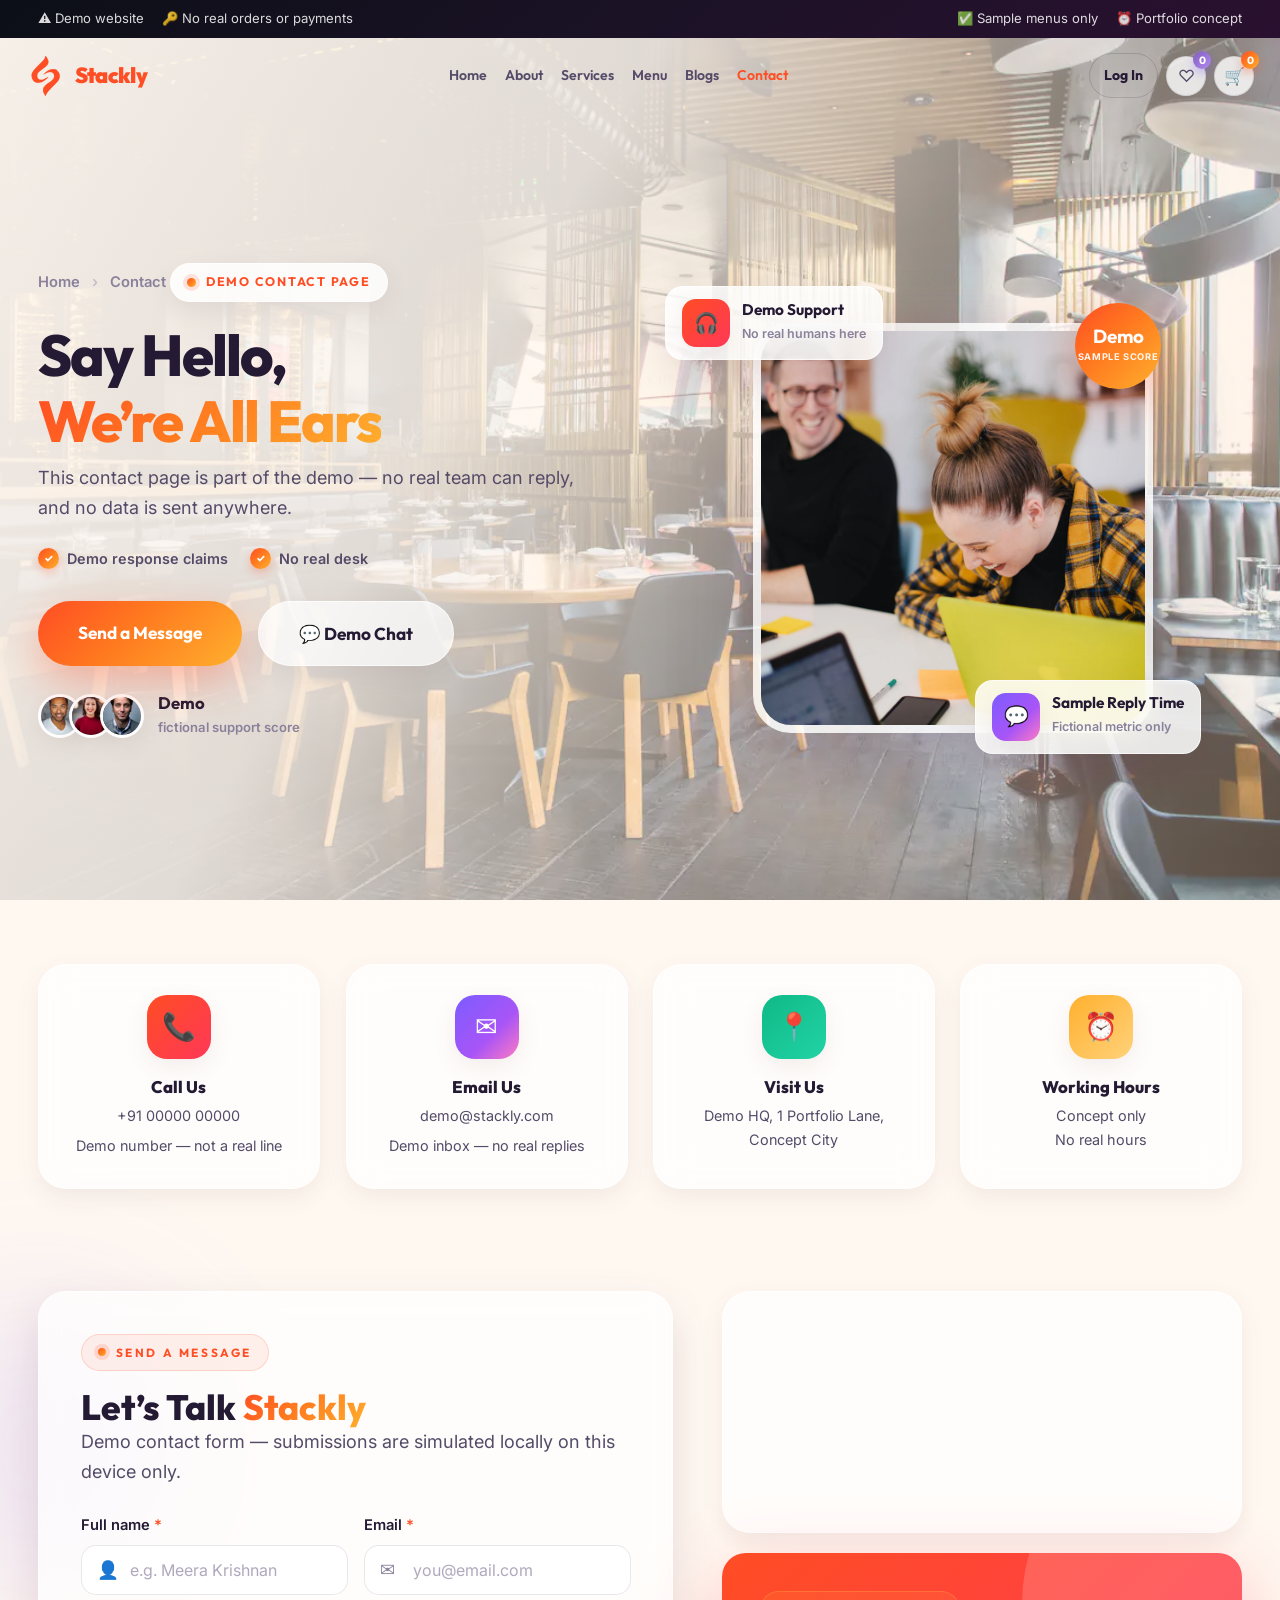
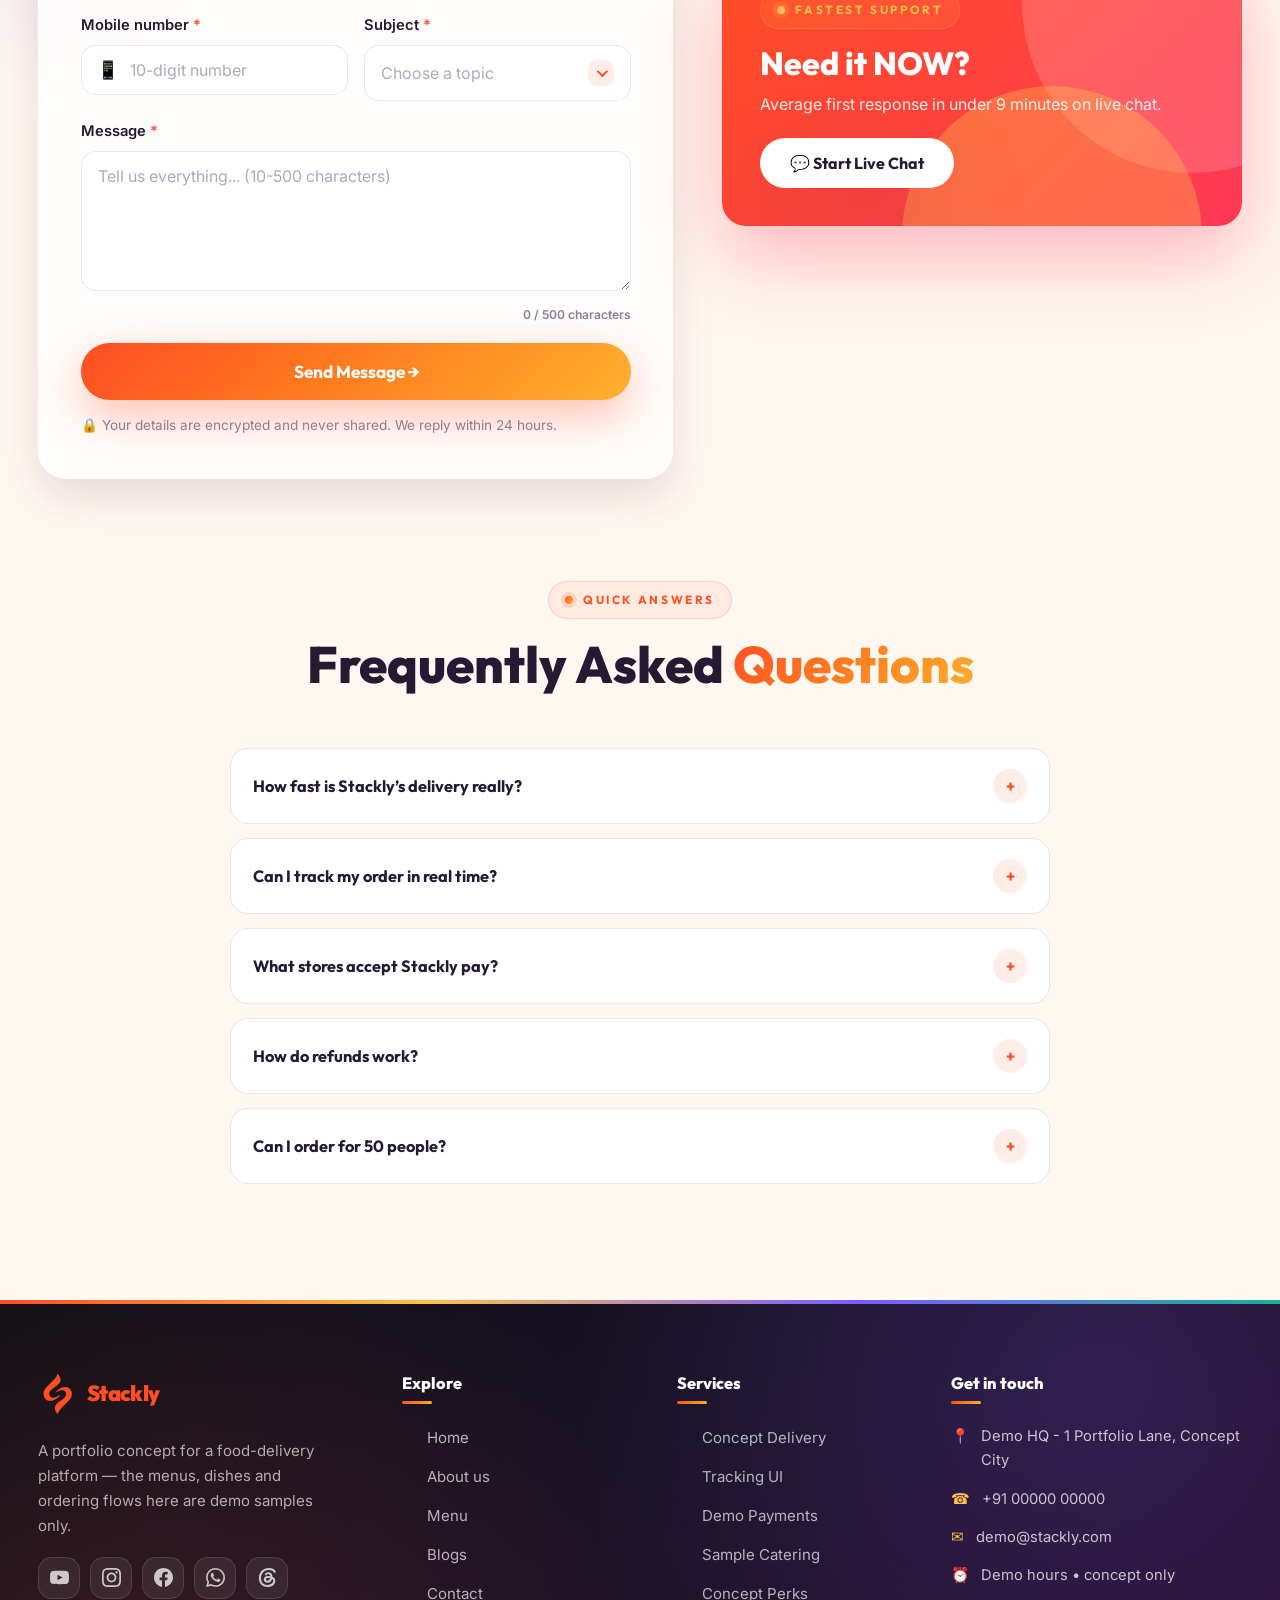
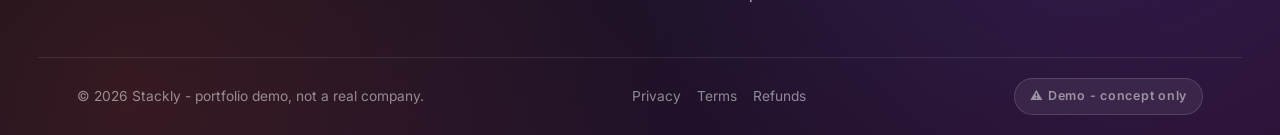
<file: contact.html>
﻿<!DOCTYPE html>
<html lang="en">
<head>
<meta charset="UTF-8">
<meta name="viewport" content="width=device-width, initial-scale=1.0">
<meta name="description" content="Contact page for the Stackly demo - sample contact info and demo-only FAQ for a portfolio project.">
<title>Contact | Stackly — We&#8217;re All Ears</title>
<link rel="icon" type="image/svg+xml" href="data:image/svg+xml,%3Csvg xmlns='http://www.w3.org/2000/svg' viewBox='0 0 100 100'%3E%3Crect width='100' height='100' rx='24' fill='%23ff4d24'/%3E%3Ctext x='50' y='68' font-size='54' text-anchor='middle' fill='white' font-family='Arial' font-weight='bold'%3ES%3C/text%3E%3C/svg%3E">
<link rel="stylesheet" href="css/style.css?v44">
</head>
<body>
<a class="skip-link" href="#main">Skip to main content</a>
<div class="scroll-progress" aria-hidden="true"></div>
<div class="loader" aria-hidden="true"> <div class="er-code" style="font-family:var(--font-head);font-weight:900;font-size:3rem;background:linear-gradient(135deg,#ff6b4a,#ffc24b);-webkit-background-clip:text;background-clip:text;color:transparent;">STACKLY</div>
</div> <header class="site-header"> <div class="topbar"> <div class="container"> <div class="top-left"> <span>&#9888;&#65039; Demo website</span> <span>&#128273; No real orders or payments</span> </div> <div class="top-right"> <span>&#9989; Sample menus only</span> <span>&#9200; Portfolio concept</span> </div> </div> </div> <div class="header-main"> <div class="container"> <a class="logo" href="index.html" aria-label="Stackly home"> <span class="logo-badge" role="img" aria-label="Stackly logo"></span> <span>Stack<em>ly</em></span> </a> <nav class="nav" aria-label="Primary"> <a class="nav-link" href="index.html">Home</a> <a class="nav-link" href="about.html">About</a> <a class="nav-link" href="services.html">Services</a> <a class="nav-link" href="menu.html">Menu</a> <a class="nav-link" href="blogs.html">Blogs</a> <a class="nav-link active" href="contact.html">Contact</a> </nav> <div class="header-actions"> <a class="btn btn-ghost btn-sm" href="login.html">Log In</a> <button class="icon-btn js-wish-open" aria-label="Open wishlist" title="Wishlist">&#9825;<span class="head-badge alt" data-wish-count>0</span></button> <button class="icon-btn js-cart-open" aria-label="Open cart" title="Cart">&#128722;<span class="head-badge" data-cart-count>0</span></button> <button class="burger" data-sidebar aria-label="Open menu" aria-expanded="false"><span></span></button> </div> </div> </div>
</header> <div class="sidebar-overlay" aria-hidden="true"></div>
<aside class="sidebar" aria-hidden="true" aria-label="Mobile navigation"> <div class="sidebar-head"> <a class="logo" href="index.html"><span class="logo-badge" role="img" aria-label="Stackly logo"></span><span>Stack<em>ly</em></span></a> <button class="sidebar-close" aria-label="Close menu">&#10005;</button> </div> <nav class="sidebar-nav" aria-label="Mobile"> <a class="nav-link" href="index.html">&#127968; Home</a> <a class="nav-link" href="about.html">&#128100; About</a> <a class="nav-link" href="services.html">&#128736; Services</a> <a class="nav-link" href="menu.html">&#127869; Menu</a> <a class="nav-link" href="blogs.html">&#128240; Blogs</a> <a class="nav-link active" href="contact.html">&#128222; Contact</a> <a class="nav-link sidebar-login-btn" href="login.html">&#128273; Log In</a> </nav> </aside> <main id="main">
<section class="page-hero page-hero-contact" aria-label="Contact hero"> <div class="hero-canvas" aria-hidden="true"></div> <div class="hero-bg" aria-hidden="true"> <img src="img/stackly-photo-1517248135467-4c7edcad34c4-2.webp" alt="" loading="eager" fetchpriority="high"> </div> <div class="hero-vignette" aria-hidden="true"></div> <div class="container"> <div class="hero-inner"> <div class="hero-copy" data-reveal="left"> <nav class="breadcrumb" aria-label="Breadcrumb"><a href="index.html">Home</a><span class="sep">&#8250;</span><span>Contact</span></nav> <span class="hero-chip"><span class="dot"></span>Demo contact page</span> <h1>Say Hello,<br><span class="grad-text">We&#8217;re All Ears</span></h1> <p class="lede">This contact page is part of the demo — no real team can reply, and no data is sent anywhere.</p> <div class="hero-tick"> <span>Demo response claims</span> <span>No real desk</span> </div> <div class="hero-cta"> <a class="btn btn-primary btn-lg" href="#contactSec">Send a Message</a> <button class="btn btn-glass btn-lg js-404">&#128172; Demo Chat</button> </div> <div class="hero-proof"> <div class="proof-av"> <img src="img/stackly-photo-1507003211169-0a1dd7228f2d.webp" alt="Happy Stackly diner" loading="lazy"> <img src="img/stackly-photo-1494790108377-be9c29b29330.webp" alt="Happy Stackly diner" loading="lazy"> <img src="img/stackly-photo-1500648767791-00dcc994a43e.webp" alt="Happy Stackly diner" loading="lazy"> </div> <div><b>Demo</b><small>fictional support score</small></div> </div> </div> <div class="hv-frame" data-reveal="right"> <div class="hv-glow" aria-hidden="true"></div> <img class="hv-main" src="img/stackly-photo-1557425493-6f90ae4659fc.webp" alt="A friendly Stackly support specialist ready to help" loading="eager" fetchpriority="high"> <div class="hv-card a"><span class="icon-tile grad-a">&#127911;&#65039;</span><div><b>Demo Support</b><span>No real humans here</span></div></div> <div class="hv-card b"><span class="icon-tile grad-b">&#128172;&#65039;</span><div><b>Sample Reply Time</b><span>Fictional metric only</span></div></div> <div class="hv-badge"><b>Demo</b><span>sample score</span></div> </div> </div> </div>
</section> <!-- INFO CARDS -->
<section class="section" style="padding-top:clamp(2.4rem,5vw,4rem)"> <div class="container"> <div class="grid contact-cards"> <article class="glass contact-info-card" data-reveal> <span class="icon-tile grad-a">&#128222;</span> <h3>Call Us</h3> <p><a href="#">+91 00000 00000</a></p> <p style="margin-top:6px">Demo number — not a real line</p> </article> <article class="glass contact-info-card" data-reveal style="--d:.1s"> <span class="icon-tile grad-b">&#9993;</span> <h3>Email Us</h3> <p><a href="#">demo@stackly.com</a></p> <p style="margin-top:6px">Demo inbox — no real replies</p> </article> <article class="glass contact-info-card" data-reveal style="--d:.2s"> <span class="icon-tile grad-c">&#128205;</span> <h3>Visit Us</h3> <p>Demo HQ, 1 Portfolio Lane,<br>Concept City</p> </article> <article class="glass contact-info-card" data-reveal style="--d:.3s"> <span class="icon-tile grad-d">&#9200;</span> <h3>Working Hours</h3> <p>Concept only<br>No real hours</p> </article> </div> </div>
</section> <!-- FORM + INFO -->
<section class="section" id="contactSec" style="padding-top:0"> <div class="blob" style="width:320px;height:320px;background:rgba(124,92,255,.2);top:0;left:-120px;" aria-hidden="true"></div> <div class="container"> <div class="grid contact-split" style="grid-template-columns:1.1fr .9fr;gap:clamp(1.8rem,4vw,3rem);align-items:start"> <div class="contact-form-shell" data-reveal="left"> <span class="eyebrow">Send a message</span> <h2 class="h2" style="font-size:clamp(1.5rem,3vw,2.2rem)">Let&#8217;s Talk <span class="grad-text">Stackly</span></h2> <p class="lede" style="margin:0 0 1.6rem">Demo contact form — submissions are simulated locally on this device only.</p> <form id="contactForm" novalidate> <div class="grid cols-2" style="gap:16px"> <div class="field"> <label for="cName">Full name <span class="req">*</span></label> <div class="input-wrap"> <span class="i-ico">&#128100;</span> <input type="text" id="cName" class="with-ico" name="name" placeholder="e.g. Meera Krishnan" autocomplete="name" maxlength="50" required> </div> <div class="form-error">&#9888; Letters and spaces only (min 3 characters)</div> </div> <div class="field"> <label for="cEmail">Email <span class="req">*</span></label> <div class="input-wrap"> <span class="i-ico">&#9993;</span> <input type="email" id="cEmail" class="with-ico" name="email" placeholder="you@email.com" autocomplete="email" inputmode="email" required> </div> <div class="form-error">&#9888; Please enter your email address</div> </div> </div> <div class="grid cols-2" style="gap:16px"> <div class="field"> <label for="cPhone">Mobile number <span class="req">*</span></label> <div class="input-wrap"> <span class="i-ico">&#128241;</span> <input type="tel" id="cPhone" class="with-ico" name="phone" placeholder="10-digit number" maxlength="10" autocomplete="tel" inputmode="numeric" required> </div> <div class="form-error">&#9888; Enter a valid 10-digit mobile number (digits only)</div> </div> <div class="field"> <label for="cSubject">Subject <span class="req">*</span></label> <div class="input-wrap"> <select id="cSubject" class="with-ico" name="subject" required> <option value="">Choose a topic</option> <option value="Order help">Order help</option> <option value="Refund / billing">Refund / billing</option> <option value="Partner with us">Partner with us</option> <option value="Become a rider">Become a rider</option> <option value="Press &amp; media">Press &amp; media</option> <option value="Just saying hi">Just saying hi</option> </select> </div> <div class="form-error">&#9888; Please choose a subject</div> </div> </div> <div class="field"> <label for="cMessage">Message <span class="req">*</span></label> <textarea id="cMessage" name="message" placeholder="Tell us everything... (10-500 characters)" rows="5" maxlength="500" minlength="10" required></textarea> <div class="msg-count"><span id="cCount">0</span> / 500 characters</div> <div class="form-error">&#9888; Message must be between 10 and 500 characters</div> </div> <button type="submit" class="btn btn-primary btn-lg btn-glitter" style="width:100%">Send Message &#8594;</button> <p class="form-note">&#128274; Your details are encrypted and never shared. We reply within 24 hours.</p> </form> </div> <div data-reveal="right"> <div class="glass" style="overflow:hidden;padding:0"> <iframe title="Stackly location on Google Maps" src="https://www.google.com/maps?q=Demo+HQ,+Concept+City&t=&z=15&ie=UTF8&iwloc=&output=embed" width="100%" height="240" style="border:0;display:block" allowfullscreen loading="lazy" referrerpolicy="no-referrer-when-downgrade"></iframe> </div> <div style="height:20px" aria-hidden="true"></div> <div class="offer-banner" style="border-radius:24px;padding:clamp(1.6rem,3vw,2.4rem);grid-template-columns:1fr"> <div> <span class="eyebrow ghost">Fastest support</span> <h2 style="font-size:clamp(1.4rem,3vw,2rem)">Need it NOW?</h2> <p>Average first response in under 9 minutes on live chat.</p> <div style="margin-top:20px"><button class="btn btn-white js-404">&#128172; Start Live Chat</button></div> </div> </div> </div> </div> </div>
</section> <!-- FAQ -->
<section class="section" style="padding-top:0"> <div class="container" style="max-width:820px"> <div class="section-head" data-reveal> <span class="eyebrow">Quick answers</span> <h2 class="h2">Frequently Asked <span class="grad-text">Questions</span></h2> </div> <div class="faq-item" data-reveal> <button class="faq-q" aria-expanded="false">How fast is Stackly&#8217;s delivery really?<span class="faq-ico">&#43;</span></button> <div class="faq-a"><p>No real delivery times apply — this is sample FAQ copy for the demo.</p></div> </div> <div class="faq-item" data-reveal> <button class="faq-q" aria-expanded="false">Can I track my order in real time?<span class="faq-ico">&#43;</span></button> <div class="faq-a"><p>The tracking feature is simulated for the demo — there are no real live orders.</p></div> </div> <div class="faq-item" data-reveal> <button class="faq-q" aria-expanded="false">What stores accept Stackly pay?<span class="faq-ico">&#43;</span></button> <div class="faq-a"><p>Stackly Pay is concept copy — no real payments are accepted on this site.</p></div> </div> <div class="faq-item" data-reveal> <button class="faq-q" aria-expanded="false">How do refunds work?<span class="faq-ico">&#43;</span></button> <div class="faq-a"><p>Refunds are demo copy — no real purchases happen, so no real refunds exist.</p></div> </div> <div class="faq-item" data-reveal> <button class="faq-q" aria-expanded="false">Can I order for 50 people?<span class="faq-ico">&#43;</span></button> <div class="faq-a"><p>Bulk catering is part of the concept demo — no real events or bookings occur.</p></div> </div> </div>
</section>
</main> <footer class="site-footer"> <div class="container"> <div class="footer-grid"> <div class="footer-brand" data-reveal> <a class="logo" href="index.html"><span class="logo-badge" role="img" aria-label="Stackly logo"></span><span>Stack<em>ly</em></span></a> <p>A portfolio concept for a food-delivery platform — the menus, dishes and ordering flows here are demo samples only.</p> <div class="footer-socials"> <a href="#" aria-label="YouTube"><svg viewBox="0 0 24 24" fill="currentColor" aria-hidden="true"><path d="M23.5 6.19a3.02 3.02 0 0 0-2.12-2.14C19.5 3.55 12 3.55 12 3.55s-7.5 0-9.38.5A3.02 3.02 0 0 0 .5 6.19 31.6 31.6 0 0 0 0 12a31.6 31.6 0 0 0 .5 5.81 3.02 3.02 0 0 0 2.12 2.14c1.88.5 9.38.5 9.38.5s7.5 0 9.38-.5a3.02 3.02 0 0 0 2.12-2.14A31.6 31.6 0 0 0 24 12a31.6 31.6 0 0 0-.5-5.81ZM9.55 15.57V8.43L15.82 12l-6.27 3.57Z"/></svg></a> <a href="#" aria-label="Instagram"><svg viewBox="0 0 24 24" fill="currentColor" aria-hidden="true"><path d="M12 0C8.74 0 8.333.015 7.053.072 5.775.132 4.905.333 4.14.63c-.789.306-1.459.717-2.126 1.384S.935 3.35.63 4.14C.333 4.905.131 5.775.072 7.053.012 8.333 0 8.74 0 12s.015 3.667.072 4.947c.06 1.277.261 2.148.558 2.913.306.788.717 1.459 1.384 2.126.667.666 1.336 1.079 2.126 1.384.766.296 1.636.499 2.913.558C8.333 23.988 8.74 24 12 24s3.667-.015 4.947-.072c1.277-.06 2.148-.262 2.913-.558.788-.306 1.459-.718 2.126-1.384.666-.667 1.079-1.335 1.384-2.126.296-.765.499-1.636.558-2.913.06-1.28.072-1.687.072-4.947s-.015-3.667-.072-4.947c-.06-1.277-.262-2.149-.558-2.913-.306-.789-.718-1.459-1.384-2.126C21.319 1.347 20.651.935 19.86.63c-.765-.297-1.636-.499-2.913-.558C15.667.012 15.26 0 12 0Zm0 2.16c3.203 0 3.585.016 4.85.071 1.17.055 1.805.249 2.227.415.562.217.96.477 1.382.896.419.42.679.819.896 1.381.164.422.36 1.057.413 2.227.057 1.266.07 1.646.07 4.85s-.015 3.585-.074 4.85c-.061 1.17-.256 1.805-.421 2.227-.224.562-.479.96-.899 1.382-.419.419-.824.679-1.38.896-.42.164-1.065.36-2.235.413-1.274.057-1.649.07-4.859.07-3.211 0-3.586-.015-4.859-.074-1.171-.061-1.816-.256-2.236-.421-.569-.224-.96-.479-1.379-.899-.421-.419-.69-.824-.9-1.38-.165-.42-.359-1.065-.42-2.235-.045-1.26-.061-1.649-.061-4.844 0-3.196.016-3.586.061-4.861.061-1.17.255-1.814.42-2.234.21-.57.479-.96.9-1.381.419-.419.81-.689 1.379-.898.42-.166 1.051-.361 2.221-.421 1.275-.045 1.65-.06 4.859-.06l.045.03Zm0 3.678c-3.405 0-6.162 2.76-6.162 6.162 0 3.405 2.76 6.162 6.162 6.162 3.405 0 6.162-2.76 6.162-6.162 0-3.405-2.76-6.162-6.162-6.162ZM12 16c-2.21 0-4-1.79-4-4s1.79-4 4-4 4 1.79 4 4-1.79 4-4 4Zm7.846-10.405c0 .795-.646 1.44-1.44 1.44-.795 0-1.44-.646-1.44-1.44 0-.794.646-1.439 1.44-1.439.793-.001 1.44.645 1.44 1.439Z"/></svg></a> <a href="#" aria-label="Facebook"><svg viewBox="0 0 24 24" fill="currentColor" aria-hidden="true"><path d="M24 12.073c0-6.627-5.373-12-12-12s-12 5.373-12 12c0 5.99 4.388 10.954 10.125 11.854v-8.385H7.078v-3.47h3.047V9.43c0-3.007 1.792-4.669 4.533-4.669 1.312 0 2.686.235 2.686.235v2.953H15.83c-1.491 0-1.956.925-1.956 1.874v2.25h3.328l-.532 3.47h-2.796v8.385C19.612 23.027 24 18.062 24 12.073Z"/></svg></a> <a href="#" aria-label="WhatsApp"><svg viewBox="0 0 24 24" fill="currentColor" aria-hidden="true"><path d="M17.472 14.382c-.297-.149-1.758-.867-2.03-.967-.273-.099-.471-.148-.67.15-.197.297-.767.966-.94 1.164-.173.199-.347.223-.644.075-.297-.15-1.255-.463-2.39-1.475-.883-.788-1.48-1.761-1.653-2.059-.173-.297-.018-.458.13-.606.134-.133.298-.347.446-.52.149-.174.198-.298.298-.497.099-.198.05-.371-.025-.52-.075-.149-.669-1.612-.916-2.207-.242-.579-.487-.5-.669-.51-.173-.008-.371-.01-.57-.01-.198 0-.52.074-.792.372-.272.297-1.04 1.016-1.04 2.479 0 1.462 1.065 2.875 1.213 3.074.149.198 2.096 3.2 5.077 4.487.709.306 1.262.489 1.694.625.712.227 1.36.195 1.871.118.571-.085 1.758-.719 2.006-1.413.248-.694.248-1.289.173-1.413-.074-.124-.272-.198-.57-.347m-5.421 7.403h-.004a9.87 9.87 0 01-5.031-1.378l-.361-.214-3.741.982.998-3.648-.235-.374a9.86 9.86 0 01-1.51-5.26c.001-5.45 4.436-9.884 9.888-9.884 2.64 0 5.122 1.03 6.988 2.898a9.825 9.825 0 012.893 6.994c-.003 5.45-4.437 9.884-9.885 9.884m8.413-18.297A11.815 11.815 0 0012.05 0C5.495 0 .16 5.335.157 11.892c0 2.096.547 4.142 1.588 5.945L.057 24l6.305-1.654a11.882 11.882 0 005.683 1.448h.005c6.554 0 11.89-5.335 11.893-11.893a11.821 11.821 0 00-3.48-8.413Z"/></svg></a> <a href="#" aria-label="Threads"><svg viewBox="0 0 24 24" fill="currentColor" aria-hidden="true"><path d="M18.263 11.097c-.03-3.486-1.92-5.586-5.111-5.586-2.13 0-3.922.963-4.863 2.499l2.062 1.438c.535-.843 1.272-1.543 2.628-1.543 1.528 0 2.318.85 2.544 2.431a15 15 0 0 0-2.236-.173c-4.125 0-6.068 1.867-6.068 4.336s1.943 3.99 4.804 3.99c3.139 0 5.013-2.115 5.781-4.735.798.361 1.348 1.204 1.348 2.47 0 3.387-3.907 5.232-7.22 5.232-4.885 0-8.077-3.207-8.077-8.424 0-6.392 4.223-10.487 9.9-10.487 3.808 0 5.69 1.671 6.97 3.914l2.108-1.475C21.44 2.078 18.331 0 13.663 0 6.227 0 1.168 5.277 1.168 12.934c0 7 4.953 11.066 10.856 11.066 4.878 0 9.809-2.846 9.809-7.716 0-2.545-1.46-4.231-3.569-5.187m-6.33 4.855c-1.077 0-2.026-.512-2.026-1.453 0-1.483 1.822-1.934 3.606-1.934.678 0 1.34.045 1.927.173-.422 1.927-1.671 3.215-3.508 3.214Z"/></svg></a> </div> </div> <div class="footer-col"> <h4>Explore</h4> <ul class="footer-links"> <li><a href="index.html">Home</a></li> <li><a href="about.html">About us</a></li> <li><a href="menu.html">Menu</a></li> <li><a href="blogs.html">Blogs</a></li> <li><a href="contact.html">Contact</a></li> </ul> </div> <div class="footer-col"> <h4>Services</h4> <ul class="footer-links"> <li><a href="#">Concept Delivery</a></li> <li><a href="#">Tracking UI</a></li> <li><a href="#">Demo Payments</a></li> <li><a href="#">Sample Catering</a></li> <li><a href="#">Concept Perks</a></li> </ul> </div> <div class="footer-col"> <h4>Get in touch</h4> <ul class="footer-contact"> <li><span class="fc-ico">&#128205;</span><span>Demo HQ - 1 Portfolio Lane, Concept City</span></li> <li><span class="fc-ico">&#9742;</span><span>+91 00000 00000</span></li> <li><span class="fc-ico">&#9993;</span><span>demo@stackly.com</span></li> <li><span class="fc-ico">&#9200;</span><span>Demo hours &#8226; concept only</span></li> </ul> </div> </div> <div class="footer-bottom"> <div class="container"> <p>&#169; 2026 Stackly - portfolio demo, not a real company.</p> <p style="display:flex;gap:16px;flex-wrap:wrap;"><a href="#">Privacy</a> <a href="#">Terms</a> <a href="#">Refunds</a></p> <span class="footer-badge">&#9888;&#65039; Demo - concept only</span> </div> </div> </div>
</footer> <script src="js/main.js?v46"></script>
</body>
</html>
</file>
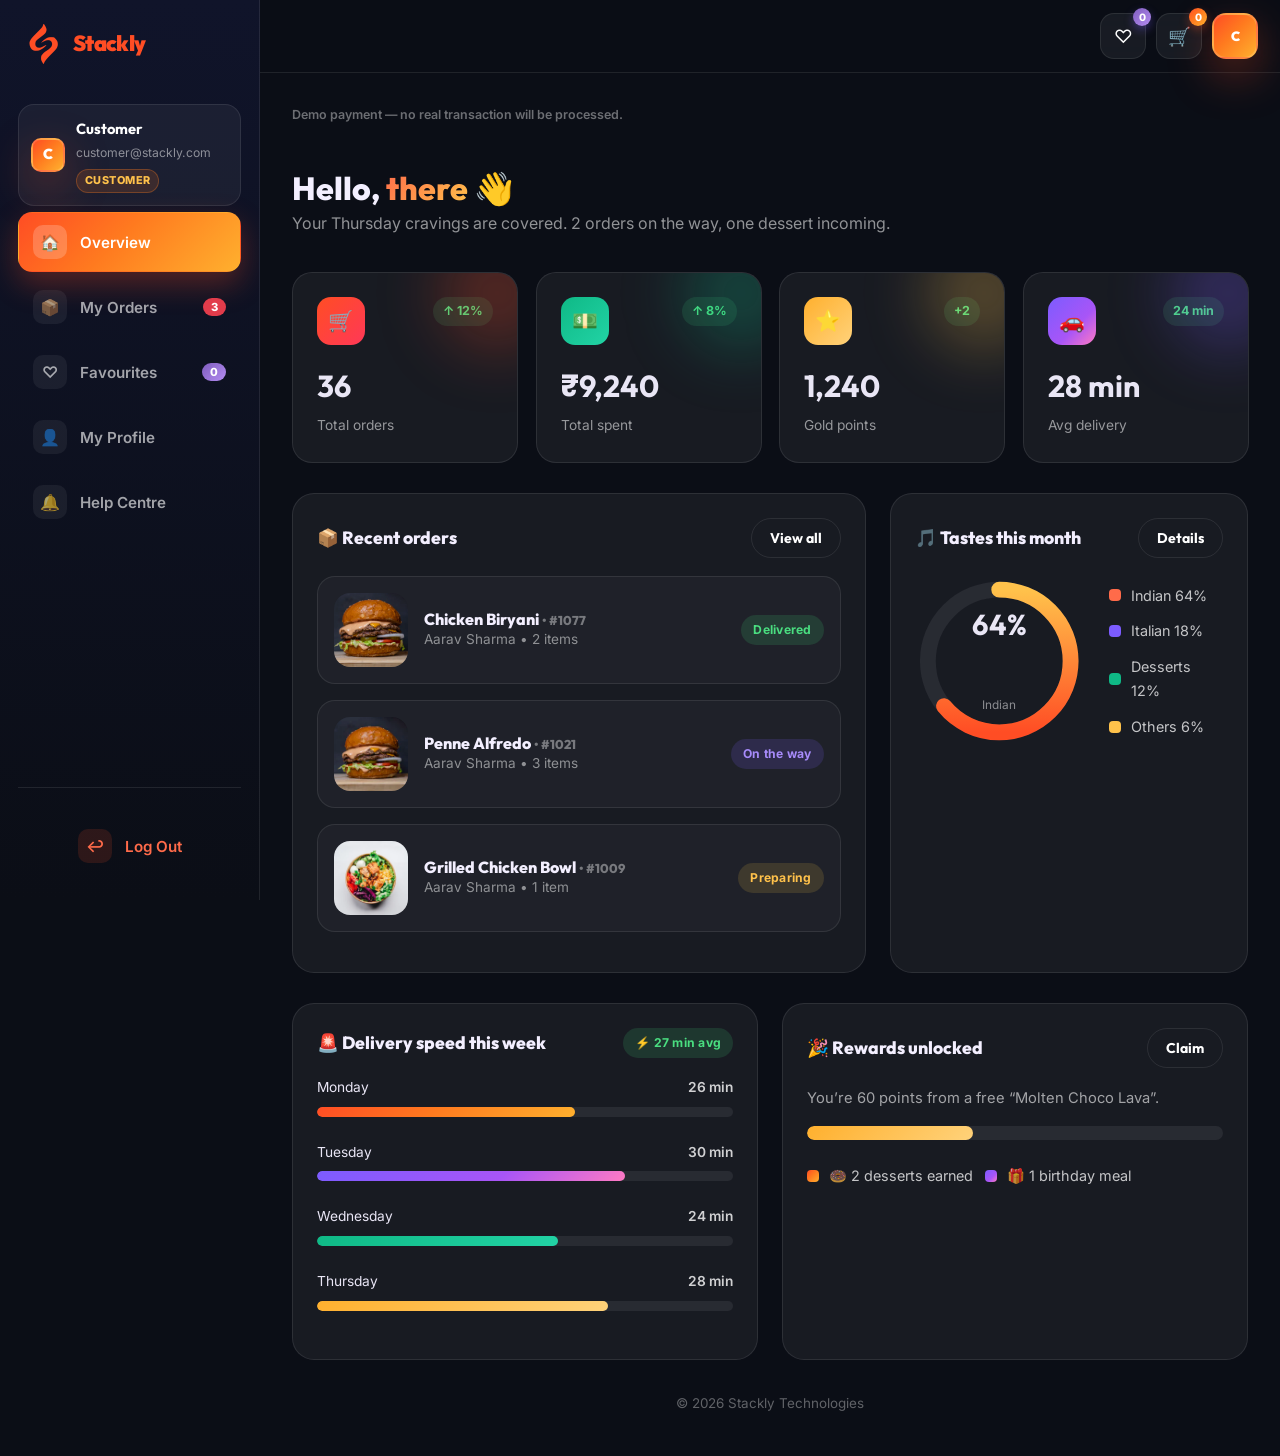
<file: customer-dashboard.html>
﻿<!DOCTYPE html>
<html lang="en">
<head>
<meta charset="UTF-8">
<meta name="viewport" content="width=device-width, initial-scale=1.0">
<meta name="description" content="Stackly demo dashboard - sample overview, orders and profile pages for a portfolio showcase.">
<title>Customer Dashboard | Stackly</title>
<link rel="icon" type="image/svg+xml" href="data:image/svg+xml,%3Csvg xmlns='http://www.w3.org/2000/svg' viewBox='0 0 100 100'%3E%3Crect width='100' height='100' rx='24' fill='%23ff4d24'/%3E%3Ctext x='50' y='68' font-size='54' text-anchor='middle' fill='white' font-family='Arial' font-weight='bold'%3ES%3C/text%3E%3C/svg%3E">
<link rel="stylesheet" href="css/style.css?v52">
</head>
<body class="dash-body">
<a class="skip-link" href="#dashMain">Skip to main content</a>
<div class="scroll-progress" aria-hidden="true"></div>
<div class="loader" aria-hidden="true"> <div class="er-code" style="font-family:var(--font-head);font-weight:900;font-size:3rem;background:linear-gradient(135deg,#ff6b4a,#ffc24b);-webkit-background-clip:text;background-clip:text;color:transparent;">STACKLY</div>
</div> <div class="dash-layout"> <!-- SIDEBAR --> <aside class="dash-sidebar" aria-label="Dashboard navigation"> <div style="display:flex;align-items:center;justify-content:space-between"> <div class="logo"> <span class="logo-badge" role="img" aria-label="Stackly logo"></span> <span>Stack<em>ly</em></span> </div> <button class="sidebar-close" aria-label="Close dashboard menu">&#10005;</button> </div> <div class="sb-user"> <span class="dash-avatar sb-av" aria-hidden="true">C</span> <div class="sb-user-body"> <b class="dash-user-name">Customer</b> <span class="dash-email">customer@stackly.com</span> <span class="dash-role-badge">Customer</span> </div> </div> <nav class="dash-nav"> <button class="dash-link on" data-tab="overview"><span class="dl-ico">&#127968;</span>Overview</button> <button class="dash-link" data-tab="orders"><span class="dl-ico">&#128230;</span>My Orders <span class="notif" id="orderCount">3</span></button> <button class="dash-link" data-tab="favourites"><span class="dl-ico">&#9825;</span>Favourites <span class="notif alt" id="favCount">0</span></button> <button class="dash-link" data-tab="profile"><span class="dl-ico">&#128100;</span>My Profile</button> <button class="dash-link" data-tab="help"><span class="dl-ico">&#128276;</span>Help Centre</button> </nav> <div class="dash-side-foot"> <button class="js-logout dash-link" style="width:100%;justify-content:center;color:#ff6b4a;margin-top:10px"><span class="dl-ico" style="background:rgba(255,77,36,.14)">&#8617;</span>Log Out</button> </div> </aside> <div class="dash-sidebar-overlay" aria-hidden="true"></div> <!-- MAIN --> <div class="dash-main" id="dashMain"> <header class="dash-topbar"> <button class="burger" data-dash-side aria-label="Open dashboard menu" aria-expanded="false"><span></span></button> <div class="dash-top-actions"> <button class="dash-cart js-wish-open" aria-label="Open wishlist" title="Wishlist">&#9825;<span class="head-badge alt" data-wish-count>0</span></button> <button class="dash-cart js-cart-open" aria-label="Open cart" title="Cart">&#128722;<span class="head-badge" data-cart-count>0</span></button> <button class="dash-avatar" aria-label="Open profile menu">C</button> </div> </header> <div class="dash-content"> <p style="margin:0 0 12px;font-size:.78rem;font-weight:600;color:rgba(255,255,255,.4)">Demo payment &#8212; no real transaction will be processed.</p> <!-- OVERVIEW --> <section class="dash-tab" id="tab-overview"> <div class="dash-hello"> <h1>Hello, <span class="dash-user-name grad-text" style="background:linear-gradient(135deg,#ff6b4a,#ffc24b);-webkit-background-clip:text;background-clip:text;color:transparent">there</span> &#128075;</h1> <p>Your Thursday cravings are covered. 2 orders on the way, one dessert incoming.</p> </div> <div class="dash-stats"> <article class="dash-stat" style="--stat-glow:rgba(255,77,36,.25);--stat-ico:var(--grad-crimson)" data-reveal> <div class="ds-top"><span class="ds-ico">&#128722;</span><span class="ds-trend up">&#8593; 12%</span></div> <b id="cTotalOrders">36</b> <label>Total orders</label> </article> <article class="dash-stat" style="--stat-glow:rgba(15,185,134,.25);--stat-ico:var(--grad-teal)" data-reveal style="--d:.05s"> <div class="ds-top"><span class="ds-ico">&#128181;</span><span class="ds-trend up">&#8593; 8%</span></div> <b id="cTotalSpent">&#8377;9,240</b> <label>Total spent</label> </article> <article class="dash-stat" style="--stat-glow:rgba(255,194,75,.25);--stat-ico:var(--grad-gold)" data-reveal style="--d:.1s"> <div class="ds-top"><span class="ds-ico">&#11088;</span><span class="ds-trend up">+2</span></div> <b>1,240</b> <label>Gold points</label> </article> <article class="dash-stat" style="--stat-glow:rgba(124,92,255,.25);--stat-ico:var(--grad-violet)" data-reveal style="--d:.15s"> <div class="ds-top"><span class="ds-ico">&#128663;</span><span class="ds-trend up">24 min</span></div> <b>28 min</b> <label>Avg delivery</label> </article> </div> <div class="dash-grid-2"> <article class="dash-panel" data-reveal> <div class="dp-head"><h3>&#128230; Recent orders</h3><button class="btn btn-ghost btn-sm js-404dash" style="color:#fff;border-color:var(--dark-line)">View all</button></div> <div id="recentOrders"> <div class="dash-order-card"> <img src="img/stackly-photo-1568901346375-23c9450c58cd-2.webp" alt="" loading="lazy" onerror="this.style.display='none'"> <div class="do-body"><h4>Chicken Biryani <span style="font-size:.8rem;color:rgba(255,255,255,.4)">&#8226; #1077</span></h4><p>Aarav Sharma &#8226; 2 items</p></div> <span class="chip done">Delivered</span> </div> <div class="dash-order-card"> <img src="img/stackly-photo-1568901346375-23c9450c58cd-3.webp" alt="" loading="lazy" onerror="this.style.display='none'"> <div class="do-body"><h4>Penne Alfredo <span style="font-size:.8rem;color:rgba(255,255,255,.4)">&#8226; #1021</span></h4><p>Aarav Sharma &#8226; 3 items</p></div> <span class="chip onway">On the way</span> </div> <div class="dash-order-card"> <img src="img/stackly-photo-1546069901-ba9599a7e63c.webp" alt="" loading="lazy" onerror="this.style.display='none'"> <div class="do-body"><h4>Grilled Chicken Bowl <span style="font-size:.8rem;color:rgba(255,255,255,.4)">&#8226; #1009</span></h4><p>Aarav Sharma &#8226; 1 item</p></div> <span class="chip pending">Preparing</span> </div> </div> </article> <article class="dash-panel" data-reveal style="--d:.1s"> <div class="dp-head"><h3>&#127925; Tastes this month</h3><button class="btn btn-ghost btn-sm js-404dash" style="color:#fff;border-color:var(--dark-line)">Details</button></div> <div class="donut-wrap"> <div class="donut donut-sm"> <svg width="170" height="170" viewBox="0 0 170 170"> <circle cx="85" cy="85" r="72" fill="none" stroke="rgba(255,255,255,.07)" stroke-width="16"></circle> <circle cx="85" cy="85" r="72" fill="none" stroke="url(#dg)" stroke-width="16" stroke-linecap="round" data-stroke="64"></circle> <defs><linearGradient id="dg"><stop offset="0" stop-color="#ff4d24"/><stop offset="1" stop-color="#ffc24b"/></linearGradient></defs> </svg> <div class="donut-center"><b>64%</b><span>Indian</span></div> </div> <div class="donut-legend"> <span><i style="background:#ff6b4a"></i> Indian 64%</span> <span><i style="background:#7c5cff"></i> Italian 18%</span> <span><i style="background:#0fb986"></i> Desserts 12%</span> <span><i style="background:#ffc24b"></i> Others 6%</span> </div> </div> </article> </div> <div class="dash-grid-11"> <article class="dash-panel" data-reveal> <div class="dp-head"><h3>&#128680; Delivery speed this week</h3><span class="chip done">&#9889; 27 min avg</span></div> <div class="bar-row"><div class="br-head"><span>Monday</span><b>26 min</b></div><div class="bar-track"><div class="bar-fill" data-width="62%"></div></div></div> <div class="bar-row"><div class="br-head"><span>Tuesday</span><b>30 min</b></div><div class="bar-track"><div class="bar-fill" style="--bar-grad:var(--grad-violet)" data-width="74%"></div></div></div> <div class="bar-row"><div class="br-head"><span>Wednesday</span><b>24 min</b></div><div class="bar-track"><div class="bar-fill" style="--bar-grad:var(--grad-teal)" data-width="58%"></div></div></div> <div class="bar-row"><div class="br-head"><span>Thursday</span><b>28 min</b></div><div class="bar-track"><div class="bar-fill" style="--bar-grad:var(--grad-gold)" data-width="70%"></div></div></div> </article> <article class="dash-panel" data-reveal style="--d:.1s"> <div class="dp-head"><h3>&#127881; Rewards unlocked</h3><button class="btn btn-ghost btn-sm js-404dash" style="color:#fff;border-color:var(--dark-line)">Claim</button></div> <p style="color:rgba(255,255,255,.6);font-size:.92rem">You&#8217;re 60 points from a free &ldquo;Molten Choco Lava&rdquo;.</p> <div class="bar-row" style="margin-top:16px"><div class="bar-track" style="height:14px"><div class="bar-fill" style="--bar-grad:var(--grad-gold)" data-width="40%"></div></div></div> <div class="donut-legend" style="margin-top:16px;flex-direction:row;flex-wrap:wrap"> <span><i style="background:var(--grad-brand)"></i>&#127849; 2 desserts earned</span> <span><i style="background:var(--grad-violet)"></i>&#127873; 1 birthday meal</span> </div> </article> </div> </section> <!-- ORDERS --> <section class="dash-tab hidden-tab" id="tab-orders"> <div class="dash-hello"><h1>Your orders</h1><p>Live, past and future cravings ï¿½ all in one place.</p></div> <article class="dash-panel"> <div class="dp-head"><h3>&#128230; Order history</h3><button class="btn btn-ghost btn-sm js-404dash" style="color:#fff;border-color:var(--dark-line)">Export</button></div> <div class="dash-table-wrap"> <table class="dash-table"> <thead><tr><th>Order</th><th>Restaurant</th><th>Amount</th><th>Status</th><th>Date</th></tr></thead> <tbody id="orderRows"> <tr> <td><div class="food"><img src="img/stackly-photo-1568901346375-23c9450c58cd-2.webp" alt="" onerror="this.style.display='none'"><b>Butter Chicken &#8226; x2</b></div></td> <td>Spice Route</td> <td>&#8377;520</td> <td><span class="chip onway">On the way</span></td> <td>Today, 1:42 PM</td> </tr> <tr> <td><div class="food"><img src="img/stackly-photo-1568901346375-23c9450c58cd-3.webp" alt="" onerror="this.style.display='none'"><b>Paneer Tikka &#8226; x1</b></div></td> <td>Tandoor Tales</td> <td>&#8377;310</td> <td><span class="chip done">Delivered</span></td> <td>Today, 12:35 PM</td> </tr> <tr> <td><div class="food"><img src="img/stackly-photo-1568901346375-23c9450c58cd-4.webp" alt="" onerror="this.style.display='none'"><b>Chocolate Lava &#8226; x1</b></div></td> <td>Waffle &amp; Co</td> <td>&#8377;185</td> <td><span class="chip pending">Preparing</span></td> <td>Today, 1:05 PM</td> </tr> </tbody> </table> </div> <button class="btn btn-primary js-404dash" style="margin-top:18px">Reorder Favourites</button> </article> </section> <!-- FAVOURITES --> <section class="dash-tab hidden-tab" id="tab-favourites"> <div class="dash-hello"><h1>Favourites</h1><p>Your go-to dishes, saved for speed.</p></div> <div class="dash-grid-11" id="favGrid"> <div class="dash-order-card"> <img src="img/stackly-photo-1568901346375-23c9450c58cd-2.webp" alt="" loading="lazy" onerror="this.style.display='none'"> <div class="do-body"><h4>Butter Chicken</h4><p>&#8377;520</p></div> </div> <div class="dash-order-card"> <img src="img/stackly-photo-1568901346375-23c9450c58cd-3.webp" alt="" loading="lazy" onerror="this.style.display='none'"> <div class="do-body"><h4>Paneer Tikka</h4><p>&#8377;310</p></div> </div> </div> </section> <!-- PROFILE --> <section class="dash-tab hidden-tab" id="tab-profile"> <div class="dash-hello"><h1>My profile</h1><p>Keep your details fresh so orders fly to the right door.</p></div> <article class="dash-panel" style="max-width:720px"> <div class="dp-head"><h3>&#128100; Personal details</h3></div> <form class="dash-profile-form" id="dashProfileForm"> <div class="dark-field"> <label for="dashName">Full name</label> <input type="text" id="dashName" value="" placeholder="Your full name"> <div class="form-error">&#9888; Enter a valid name</div> </div> <div class="dark-field"> <label for="dashEmail">Email</label> <input type="email" id="dashEmail" placeholder="you@email.com"> <div class="form-error">&#9888; Enter a valid email</div> </div> <div class="dark-field"> <label for="dashPhone">Mobile number</label> <input type="tel" id="dashPhone" maxlength="10" inputmode="numeric" placeholder="10-digit mobile"> <div class="form-error">&#9888; Enter a valid 10-digit mobile number</div> </div> <div class="dark-field"> <label for="dashAddress">Delivery address</label> <textarea id="dashAddress" placeholder="Flat, street, city..."></textarea> <div class="form-error">&#9888; Enter your address</div> </div> <div class="dash-row"> <button class="btn btn-primary" type="submit">Save Changes</button> <button class="btn btn-ghost btn-sm js-404dash" type="button" style="color:#fff;border-color:var(--dark-line)">Change password</button> </div> </form> </article> </section> <!-- HELP CENTRE --> <section class="dash-tab hidden-tab" id="tab-help"> <div class="dash-hello"><h1>Help Centre</h1><p>Answers, refunds and how-tos ï¿½ we've got you covered.</p></div> <article class="dash-panel"> <div class="dp-head"><h3>&#128172; Frequently asked questions</h3></div> <div style="display:flex;flex-direction:column;gap:12px"> <details class="dh-help-q" open> <summary>How do I track my order?</summary> <p>Open <b>My Orders</b> from the sidebar ï¿½ every active order shows a live status (Kitchen, Rider or Delivered). We also toast you the moment your rider is assigned.</p> </details> <details class="dh-help-q"> <summary>How do refunds work?</summary> <p>If an order is cancelled before it's packed, your payment is refunded instantly. For late or wrong deliveries, our support team resolves within 24 hours and auto-credits the amount.</p> </details> <details class="dh-help-q"> <summary>Can I change my delivery address?</summary> <p>Yes. Open <b>My Profile</b> from the sidebar, update your address and hit <b>Save Changes</b>. Future orders use the new address automatically.</p> </details> </div> </article> <div class="dash-grid-2"> <article class="dash-panel"> <div class="dp-head"><h3>&#128222; Contact support</h3></div> <p style="color:rgba(255,255,255,.55);font-size:.9rem;margin-bottom:14px">Reach a human anytime ï¿½ our support desk is online 7 days a week.</p> <div class="chip" style="background:rgba(255,77,36,.14);color:#ff6b4a;display:block;width:max-content;margin-bottom:8px">support@stackly.com</div> <div class="chip" style="background:rgba(255,77,36,.14);color:#ff6b4a;display:block;width:max-content">Mon&#8211;Sun, 8AM &#8211; 11PM</div> </article> <article class="dash-panel" style="background:var(--grad-brand)"> <div class="dp-head"><h3 style="color:#fff">&#128640; Quick recovery</h3></div> <p style="color:rgba(255,255,255,.85);font-size:.9rem;margin-bottom:16px">Track the status of any recent order in one tap.</p> <div class="hero-cta"><button class="btn btn-white btn-sm" type="button">View my orders</button></div> </article> </div> </section> <div style="text-align:center;color:rgba(255,255,255,.35);font-size:.84rem;padding-bottom:10px">&#169; 2026 Stackly Technologies</div> </div> </div>
</div> <script src="js/main.js?v47"></script>
</body>
</html>
</file>
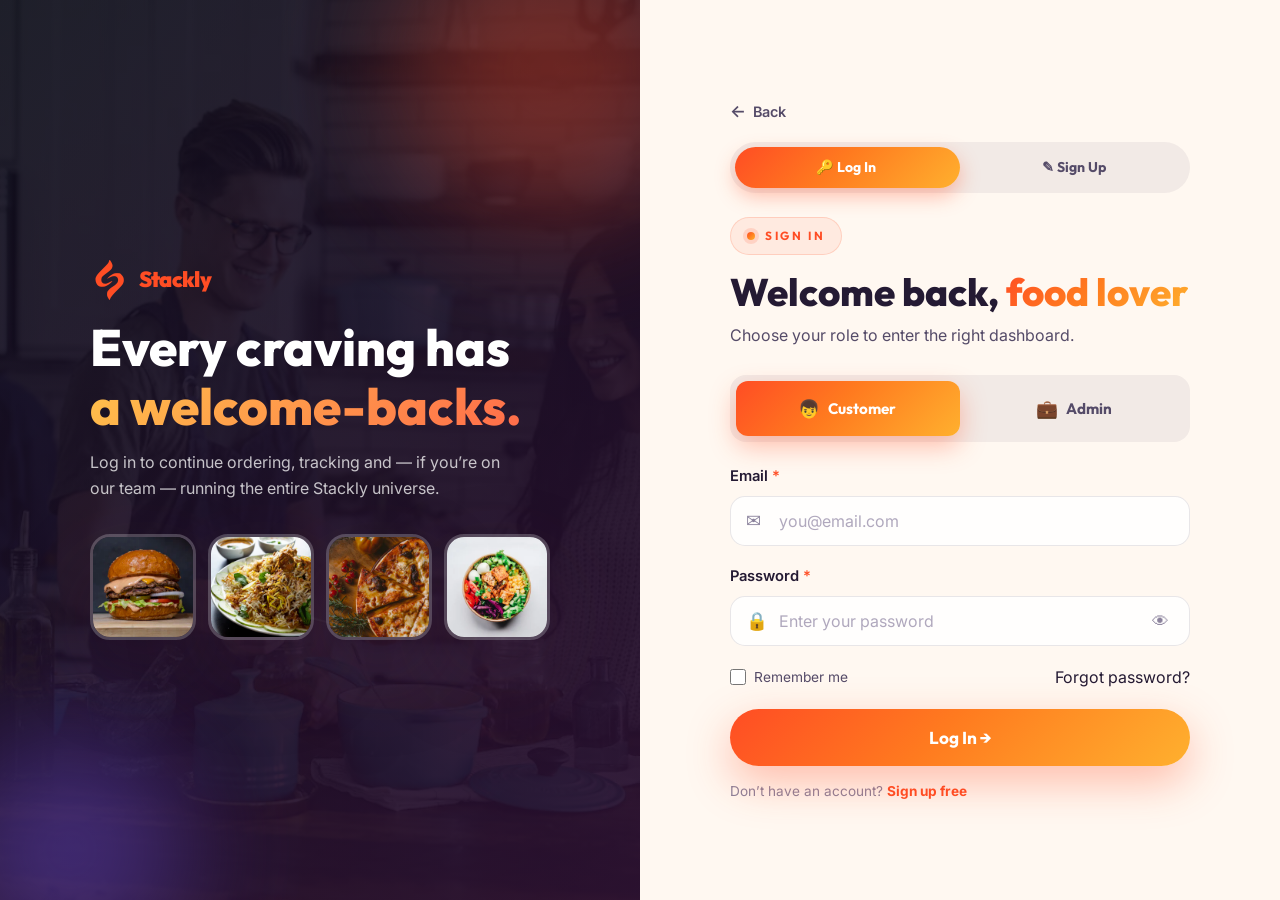
<file: login.html>
﻿<!DOCTYPE html>
<html lang="en">
<head>
<meta charset="UTF-8">
<meta name="viewport" content="width=device-width, initial-scale=1.0">
<meta name="robots" content="noindex, nofollow">
<meta name="description" content="Log in to Stackly — choose your role (Customer or Admin) and enter your dashboard.">
<title>Log In | Stackly — Welcome Back</title>
<link rel="icon" type="image/svg+xml" href="data:image/svg+xml,%3Csvg xmlns='http://www.w3.org/2000/svg' viewBox='0 0 100 100'%3E%3Crect width='100' height='100' rx='24' fill='%23ff4d24'/%3E%3Ctext x='50' y='68' font-size='54' text-anchor='middle' fill='white' font-family='Arial' font-weight='bold'%3ES%3C/text%3E%3C/svg%3E">
<link rel="stylesheet" href="css/style.css?v44">
</head>
<body class="auth-page">
<a class="skip-link" href="#loginMain">Skip to main content</a>
<div class="scroll-progress" aria-hidden="true"></div>
<div class="loader" aria-hidden="true"> <div class="er-code" style="font-family:var(--font-head);font-weight:900;font-size:3rem;background:linear-gradient(135deg,#ff6b4a,#ffc24b);-webkit-background-clip:text;background-clip:text;color:transparent;">STACKLY</div>
</div> <main id="loginMain" class="auth-panel"> <button class="back-btn auth-panel-back js-back" aria-label="Go back"><span class="back-ico">&#8592;</span><span>Back</span></button> <div class="lb" aria-hidden="true"> <img src="img/stackly-photo-1556910103-1c02745aae4d.webp" alt=""> </div> <div class="wob" style="width:300px;height:300px;background:rgba(255,77,36,.7);top:-80px;right:-60px;" aria-hidden="true"></div> <div class="wob" style="width:240px;height:240px;background:rgba(124,92,255,.7);bottom:-70px;left:-50px;" aria-hidden="true"></div> <div class="container panel-inner" style="position:relative;z-index:2"> <a class="logo auth-brand-chip" href="index.html" style="color:#ff4d24"> <span class="logo-badge" role="img" aria-label="Stackly logo"></span> <span>Stack<em>ly</em></span> </a> <h1 style="color:#fff;font-size:clamp(2rem,4vw,3.2rem)">Every craving has<br><span class="grad-text-v" style="background:linear-gradient(135deg,#ffc24b,#ff6b4a);-webkit-background-clip:text;background-clip:text;color:transparent">a welcome-backs.</span></h1> <p style="color:rgba(255,255,255,.75);max-width:420px;margin-top:14px">Log in to continue ordering, tracking and — if you&#8217;re on our team — running the entire Stackly universe.</p> <div class="auth-brand-grid" aria-hidden="true"> <img src="img/stackly-photo-1568901346375-23c9450c58cd-4.webp" alt=""> <img src="img/stackly-photo-1589302168068-964664d93dc0-3.webp" alt=""> <img src="img/stackly-photo-1513104890138-7c749659a591-5.webp" alt=""> <img src="img/stackly-photo-1546069901-ba9599a7e63c-5.webp" alt=""> </div> </div>
</main> <section class="auth-form-shell" aria-label="Login form"> <div class="auth-card"> <button class="back-btn js-back" aria-label="Go back"><span class="back-ico">&#8592;</span><span>Back</span></button> <div class="auth-toggle" role="group" aria-label="Switch between login and signup"> <span class="auth-toggle-thumb" aria-hidden="true"></span> <a class="auth-toggle-opt on" href="login.html">&#128273; Log In</a> <a class="auth-toggle-opt" href="signup.html">&#9998; Sign Up</a> </div> <div class="form-head"> <span class="eyebrow">Sign in</span> <h1>Welcome back, <span class="grad-text">food lover</span></h1> <p style="color:var(--ink-mid);margin-top:8px">Choose your role to enter the right dashboard.</p> </div> <div class="role-switch" role="radiogroup" aria-label="Select role"> <span class="role-thumb" aria-hidden="true"></span> <label class="role-opt customer on"> <input type="radio" name="lrole" value="customer" checked> <span class="r-ico">&#128102;</span> Customer </label> <label class="role-opt admin"> <input type="radio" name="lrole" value="admin"> <span class="r-ico">&#128188;</span> Admin </label> </div> <form id="loginForm" novalidate> <div class="field"> <label for="email">Email <span class="req">*</span></label> <div class="input-wrap"> <span class="i-ico">&#9993;</span> <input type="email" id="email" class="with-ico" name="email" placeholder="you@email.com" autocomplete="email"> </div> <div class="form-error">&#9888; Enter a valid email address</div> </div> <div class="field"> <label for="password">Password <span class="req">*</span></label> <div class="input-wrap"> <span class="i-ico">&#128274;</span> <input type="password" id="password" class="with-ico" name="password" placeholder="Enter your password" autocomplete="current-password" style="padding-right:52px"> <button type="button" class="toggle-pass" data-toggle-pass="password" aria-label="Show or hide password" tabindex="-1">&#128065;</button> </div> <div class="form-error">&#9888; Please enter your password</div> </div> <div class="auth-row" style="display:flex;align-items:center;justify-content:space-between;gap:12px;margin:2px 0 18px"> <label class="remember-opt" style="display:flex;gap:8px;align-items:center;font-size:.86rem;color:var(--ink-mid);cursor:pointer"> <input type="checkbox" id="remember" name="remember" style="width:16px;height:16px;accent-color:var(--primary)"> <span>Remember me</span> </label> <a class="forgot-link js-404" href="#">Forgot password?</a> </div> <button type="submit" class="btn btn-primary btn-lg btn-glitter" style="width:100%">Log In &#8594;</button> <p class="form-note">Don&#8217;t have an account? <a href="signup.html">Sign up free</a></p> </form> </div>
</section> <script src="js/main.js?v46"></script>
</body>
</html>
</file>
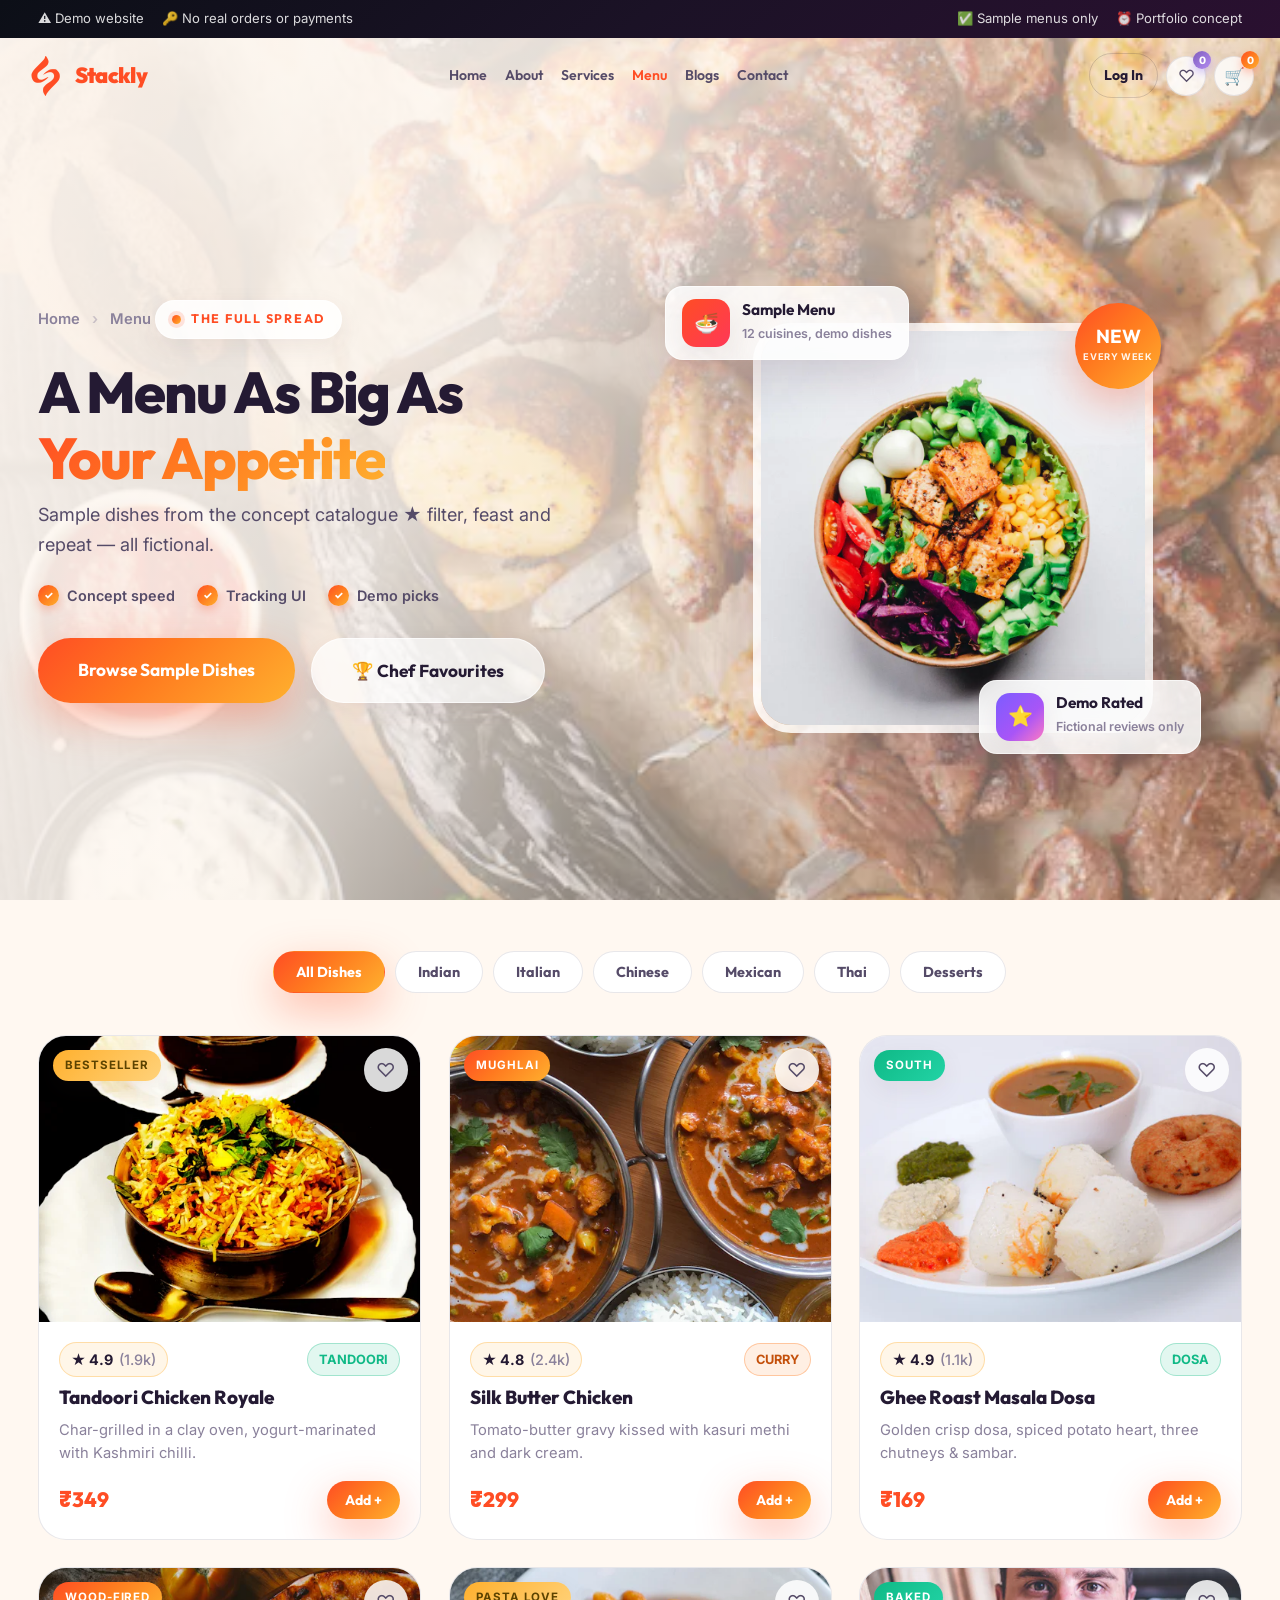
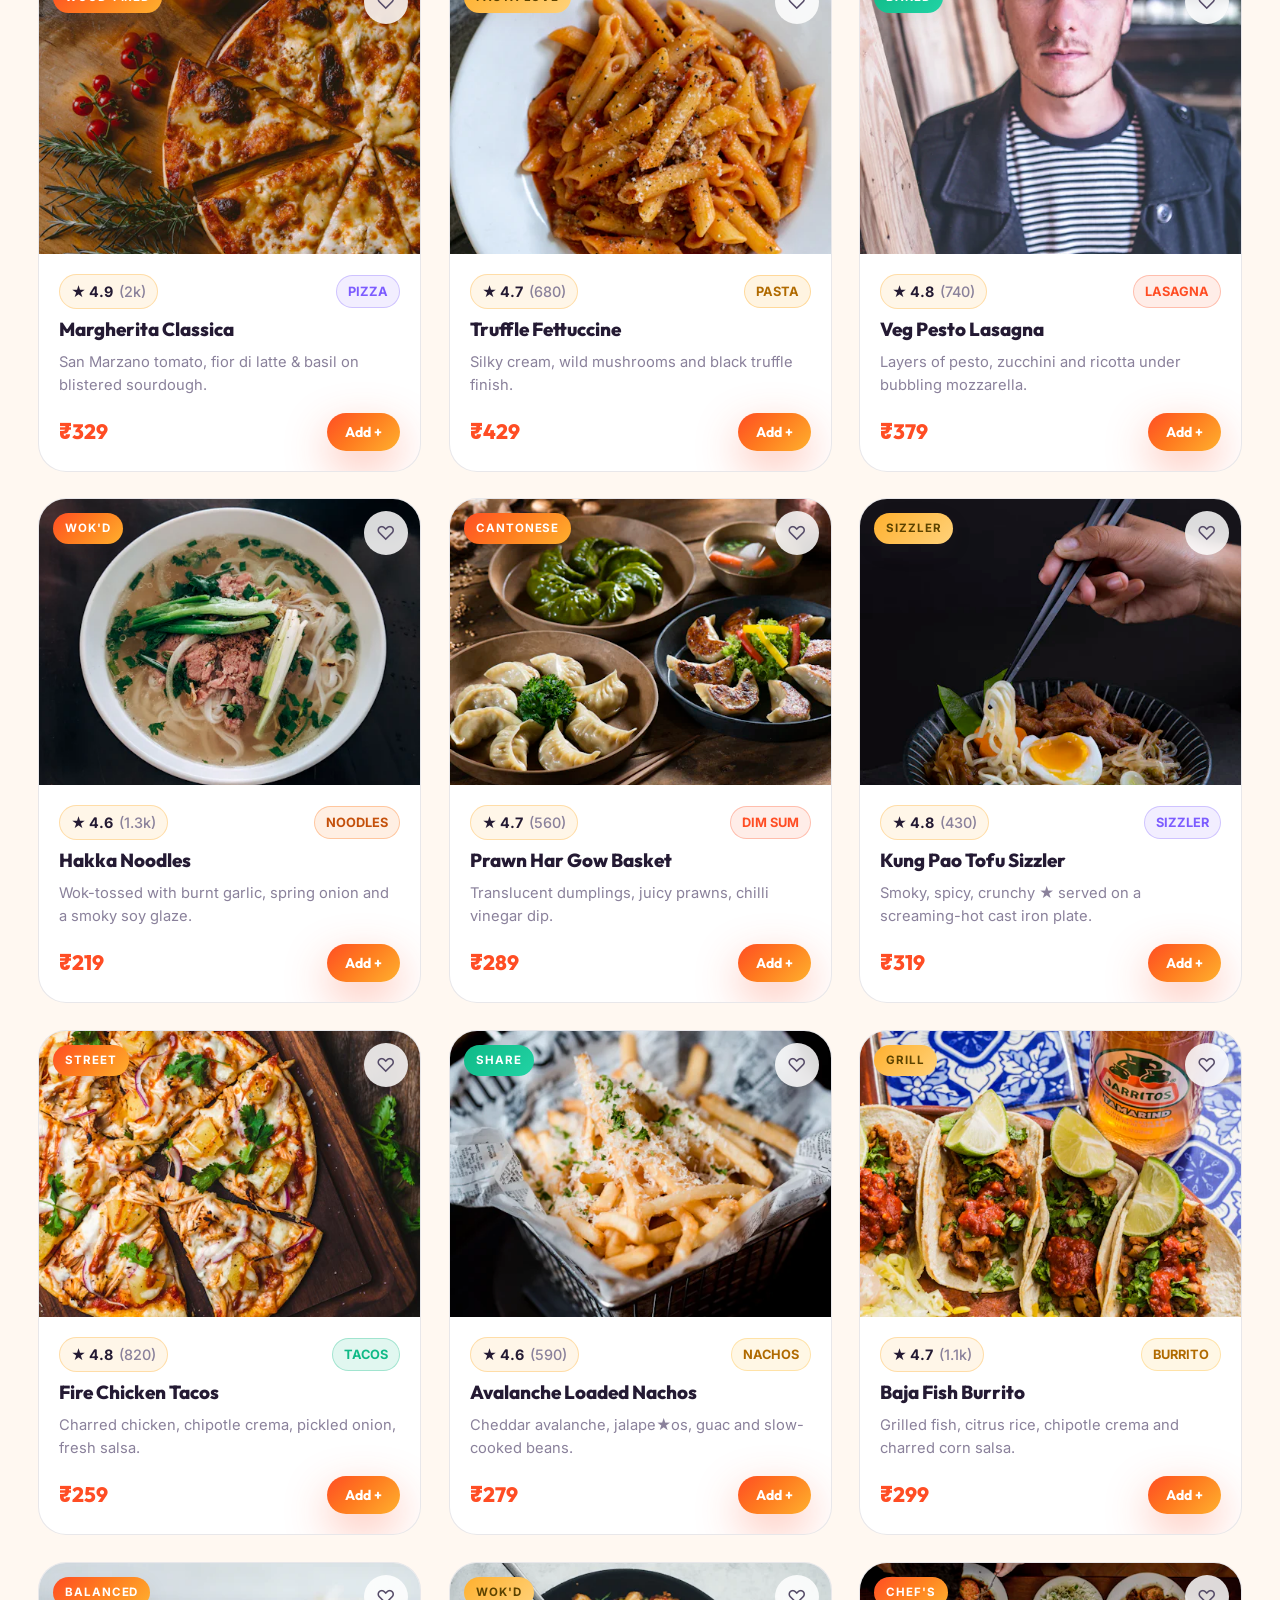
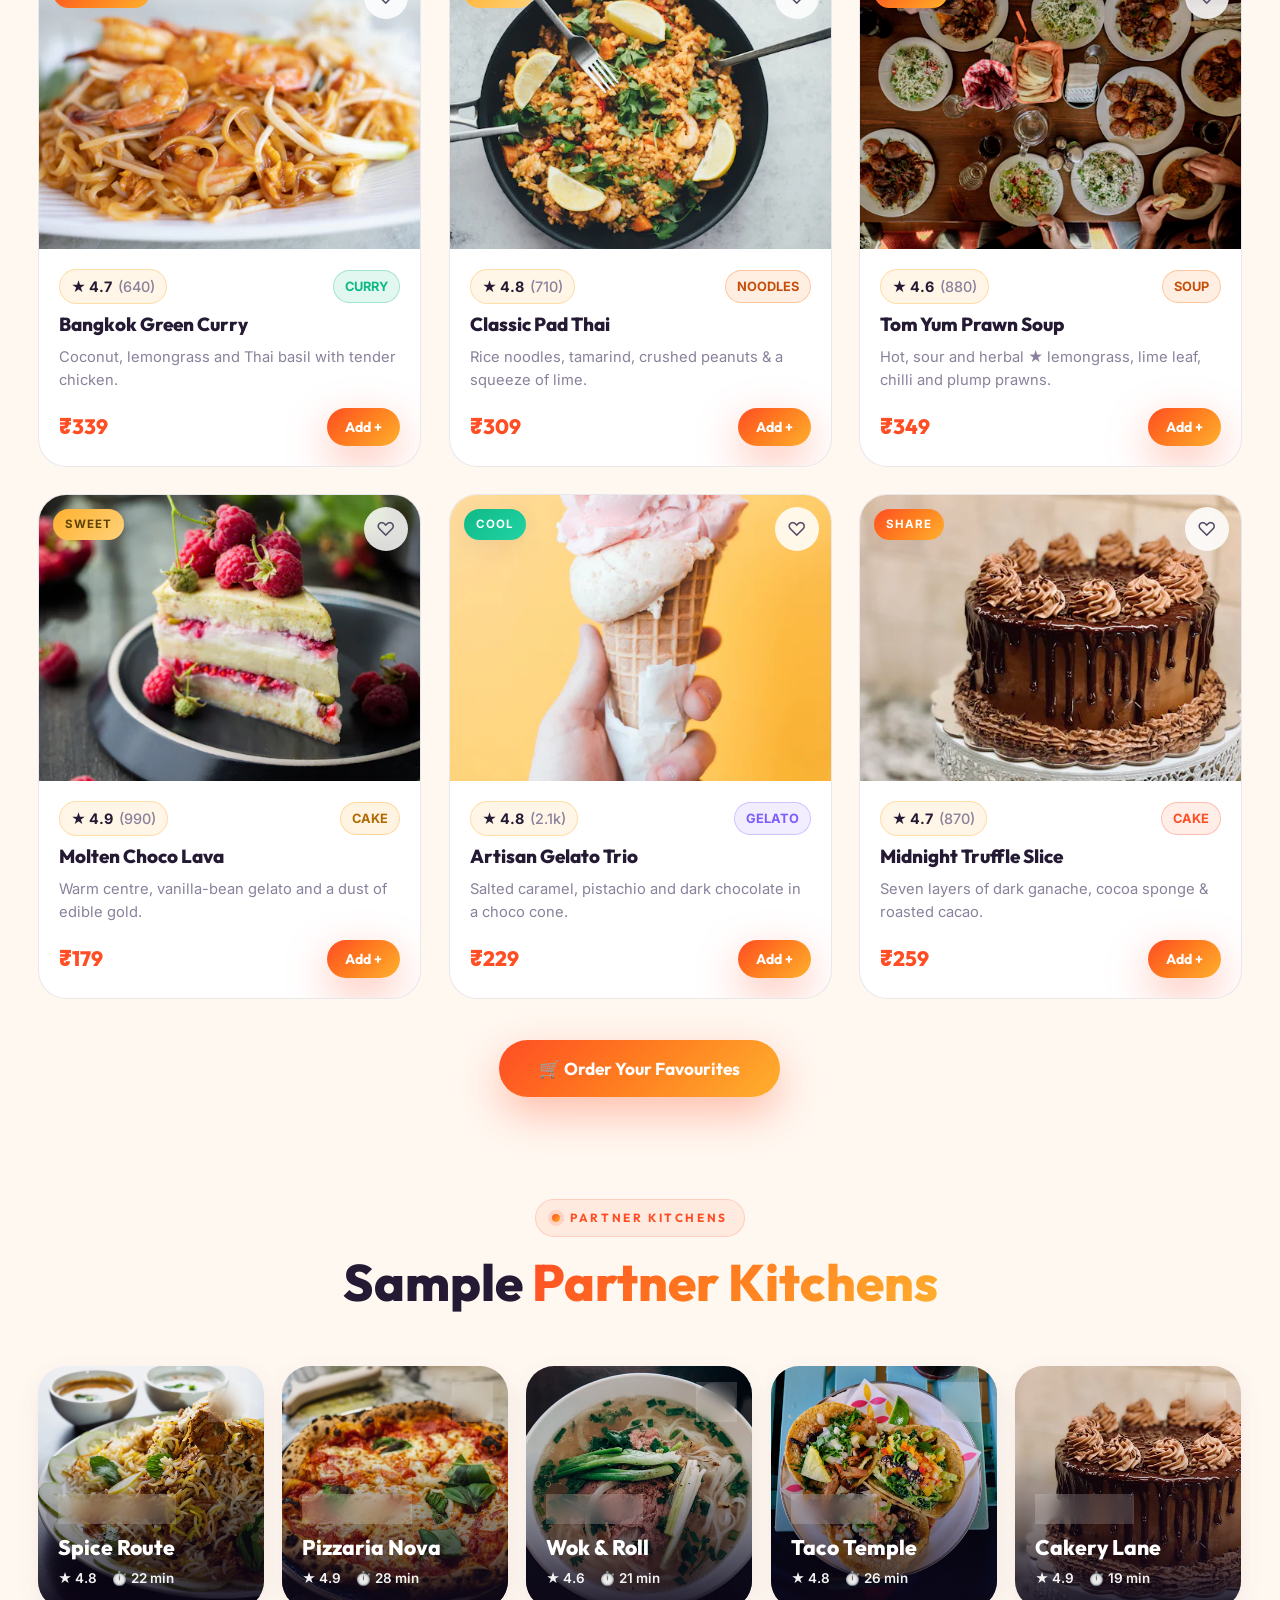
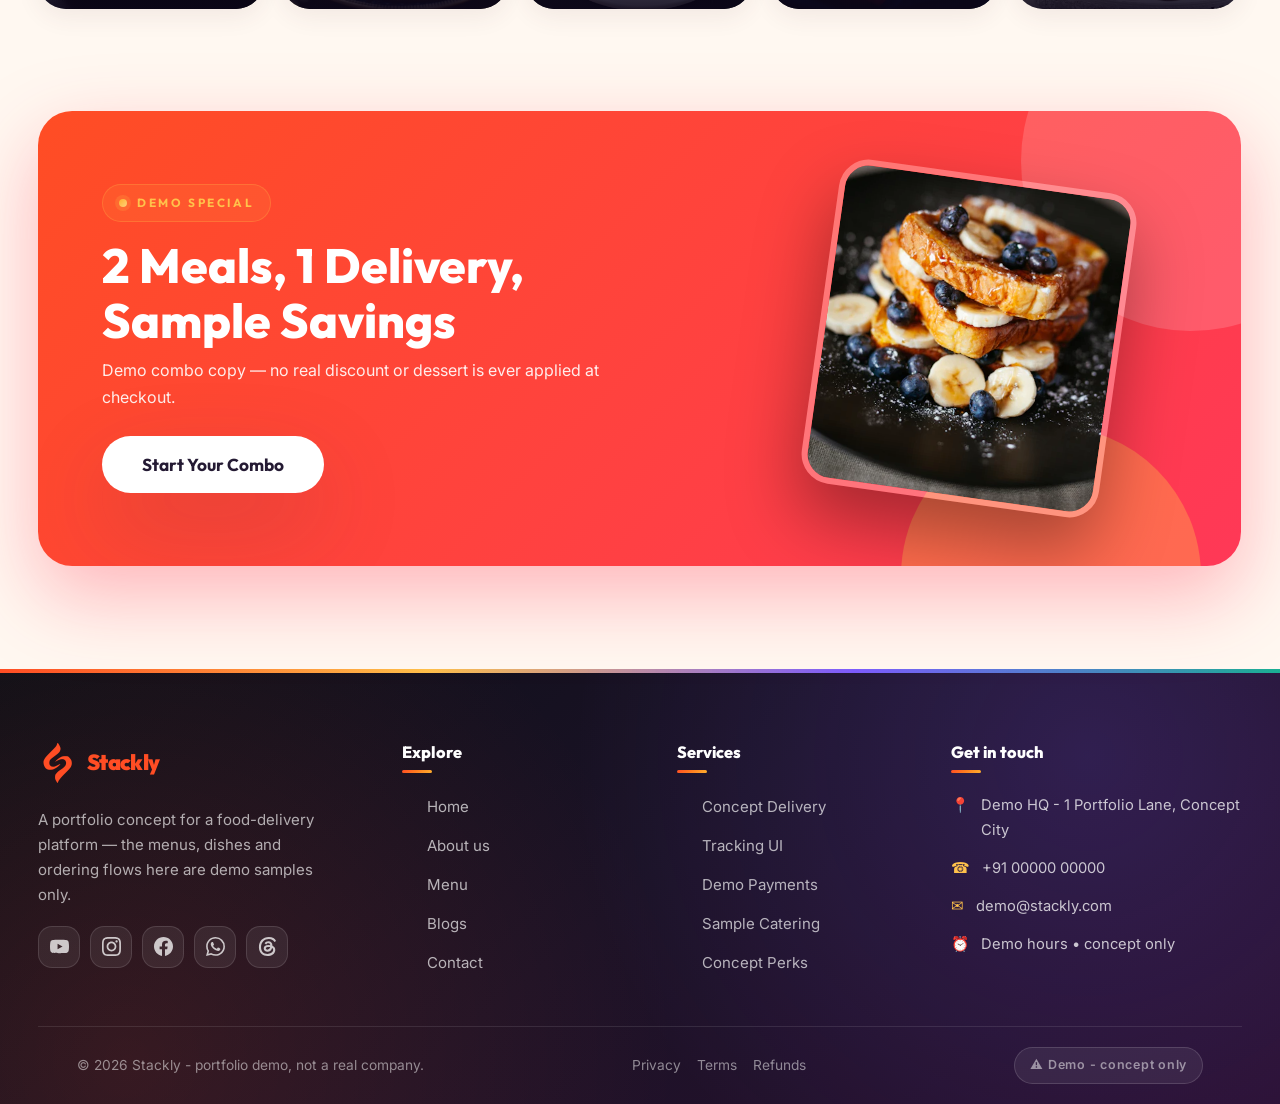
<file: menu.html>
﻿<!DOCTYPE html>
<html lang="en">
<head>
<meta charset="UTF-8">
<meta name="viewport" content="width=device-width, initial-scale=1.0">
<meta name="description" content="Browse the Stackly demo menu - sample dishes across Indian, Italian, Chinese, Mexican and Thai cuisines.">
<title>Menu | Stackly ★ Sample Cravings, One Tap</title>
<link rel="icon" type="image/svg+xml" href="data:image/svg+xml,%3Csvg xmlns='http://www.w3.org/2000/svg' viewBox='0 0 100 100'%3E%3Crect width='100' height='100' rx='24' fill='%23ff4d24'/%3E%3Ctext x='50' y='68' font-size='54' text-anchor='middle' fill='white' font-family='Arial' font-weight='bold'%3ES%3C/text%3E%3C/svg%3E">
<link rel="stylesheet" href="css/style.css?v44">
</head>
<body>
<a class="skip-link" href="#main">Skip to main content</a>
<div class="scroll-progress" aria-hidden="true"></div>
<div class="loader" aria-hidden="true"> <div class="er-code" style="font-family:var(--font-head);font-weight:900;font-size:3rem;background:linear-gradient(135deg,#ff6b4a,#ffc24b);-webkit-background-clip:text;background-clip:text;color:transparent;">STACKLY</div>
</div> <header class="site-header"> <div class="topbar"> <div class="container"> <div class="top-left"> <span>&#9888;&#65039; Demo website</span> <span>&#128273; No real orders or payments</span> </div> <div class="top-right"> <span>&#9989; Sample menus only</span> <span>&#9200; Portfolio concept</span> </div> </div> </div> <div class="header-main"> <div class="container"> <a class="logo" href="index.html" aria-label="Stackly home"> <span class="logo-badge" role="img" aria-label="Stackly logo"></span> <span>Stack<em>ly</em></span> </a> <nav class="nav" aria-label="Primary"> <a class="nav-link" href="index.html">Home</a> <a class="nav-link" href="about.html">About</a> <a class="nav-link" href="services.html">Services</a> <a class="nav-link active" href="menu.html">Menu</a> <a class="nav-link" href="blogs.html">Blogs</a> <a class="nav-link" href="contact.html">Contact</a> </nav> <div class="header-actions"> <a class="btn btn-ghost btn-sm" href="login.html">Log In</a> <button class="icon-btn js-wish-open" aria-label="Open wishlist" title="Wishlist">&#9825;<span class="head-badge alt" data-wish-count>0</span></button> <button class="icon-btn js-cart-open" aria-label="Open cart" title="Cart">&#128722;<span class="head-badge" data-cart-count>0</span></button> <button class="burger" data-sidebar aria-label="Open menu" aria-expanded="false"><span></span></button> </div> </div> </div>
</header> <div class="sidebar-overlay" aria-hidden="true"></div>
<aside class="sidebar" aria-hidden="true" aria-label="Mobile navigation"> <div class="sidebar-head"> <a class="logo" href="index.html"><span class="logo-badge" role="img" aria-label="Stackly logo"></span><span>Stack<em>ly</em></span></a> <button class="sidebar-close" aria-label="Close menu">&#10005;</button> </div> <nav class="sidebar-nav" aria-label="Mobile"> <a class="nav-link" href="index.html">&#127968; Home</a> <a class="nav-link" href="about.html">&#128100; About</a> <a class="nav-link" href="services.html">&#128736; Services</a> <a class="nav-link active" href="menu.html">&#127869; Menu</a> <a class="nav-link" href="blogs.html">&#128240; Blogs</a> <a class="nav-link" href="contact.html">&#128222; Contact</a> <a class="nav-link sidebar-login-btn" href="login.html">&#128273; Log In</a> </nav> </aside> <main id="main">
<section class="page-hero" aria-label="Menu hero"> <div class="hero-canvas" aria-hidden="true"></div> <div class="hero-bg" aria-hidden="true"> <img src="img/stackly-photo-1555939594-58d7cb561ad1-2.webp" alt="" loading="eager" fetchpriority="high"> </div> <div class="hero-vignette" aria-hidden="true"></div> <div class="container"> <div class="hero-inner"> <div class="hero-copy" data-reveal="left"> <nav class="breadcrumb" aria-label="Breadcrumb"><a href="index.html">Home</a><span class="sep">&#8250;</span><span>Menu</span></nav> <span class="hero-chip"><span class="dot"></span>The full spread</span> <h1>A Menu As Big As<br><span class="grad-text">Your Appetite</span></h1> <p class="lede">Sample dishes from the concept catalogue ★ filter, feast and repeat — all fictional.</p> <div class="hero-tick"> <span>Concept speed</span> <span>Tracking UI</span> <span>Demo picks</span> </div> <div class="hero-cta"> <a class="btn btn-primary btn-lg" href="#menuGrid">Browse Sample Dishes</a> <button class="btn btn-glass btn-lg js-404">&#127942; Chef Favourites</button> </div> </div> <div class="hv-frame" data-reveal="right"> <div class="hv-glow" aria-hidden="true"></div> <img class="hv-main" src="img/stackly-photo-1546069901-ba9599a7e63c-4.webp" alt="A vibrant dish from the Stackly menu" loading="eager" fetchpriority="high"> <div class="hv-card a"><span class="icon-tile grad-a">&#127836;&#65039;</span><div><b>Sample Menu</b><span>12 cuisines, demo dishes</span></div></div> <div class="hv-card b"><span class="icon-tile grad-b">&#11088;&#65039;</span><div><b>Demo Rated</b><span>Fictional reviews only</span></div></div> <div class="hv-badge"><b>NEW</b><span>every week</span></div> </div> </div> </div>
</section> <!-- FILTER + GRID -->
<section class="section" style="padding-top:clamp(2rem,4vw,3.5rem)" id="menuGrid"> <div class="container"> <div class="filter-bar" role="tablist" aria-label="Filter dishes by cuisine" data-reveal="fade"> <button class="filter-chip on" data-filter="all">All Dishes</button> <button class="filter-chip" data-filter="indian">Indian</button> <button class="filter-chip" data-filter="italian">Italian</button> <button class="filter-chip" data-filter="chinese">Chinese</button> <button class="filter-chip" data-filter="mexican">Mexican</button> <button class="filter-chip" data-filter="thai">Thai</button> <button class="filter-chip" data-filter="dessert">Desserts</button> </div> <div class="menu-grid" id="dishGrid"> <article class="dish-card" data-cat="indian" data-reveal> <div class="dish-card-media"> <span class="dish-tag gold">Bestseller</span> <button class="dish-wishlist" aria-label="Add to favourites">&#9825;</button> <img src="img/stackly-photo-1563379091339-03b21ab4a4f8.webp" alt="Smoky tandoori chicken platter" loading="lazy"> </div> <div class="dish-card-body"> <div class="dish-meta"><span class="rating">&#9733; 4.9 <span style="color:var(--ink-soft);font-weight:500;">(1.9k)</span></span><span style="font-weight:700;font-size:.8rem;background:rgba(16,185,129,.12);color:var(--teal);padding:5px 11px;border-radius:20px;border:1px solid rgba(16,185,129,.3);">TANDOORI</span></div> <h3>Tandoori Chicken Royale</h3> <p class="dish-desc">Char-grilled in a clay oven, yogurt-marinated with Kashmiri chilli.</p> <div class="dish-foot"><span class="dish-price">&#8377;349</span><button class="btn btn-primary btn-sm js-add-cart">Add +</button></div> </div> </article> <article class="dish-card" data-cat="indian" data-reveal style="--d:.08s"> <div class="dish-card-media"> <span class="dish-tag">Mughlai</span> <button class="dish-wishlist" aria-label="Add to favourites">&#9825;</button> <img src="img/stackly-photo-1585937421612-70a008356fbe-2.webp" alt="Butter chicken with cream swirls" loading="lazy"> </div> <div class="dish-card-body"> <div class="dish-meta"><span class="rating">&#9733; 4.8 <span style="color:var(--ink-soft);font-weight:500;">(2.4k)</span></span><span style="font-weight:700;font-size:.8rem;background:rgba(255,122,31,.12);color:#c4500b;padding:5px 11px;border-radius:20px;border:1px solid rgba(255,122,31,.35);">CURRY</span></div> <h3>Silk Butter Chicken</h3> <p class="dish-desc">Tomato-butter gravy kissed with kasuri methi and dark cream.</p> <div class="dish-foot"><span class="dish-price">&#8377;299</span><button class="btn btn-primary btn-sm js-add-cart">Add +</button></div> </div> </article> <article class="dish-card" data-cat="indian" data-reveal style="--d:.16s"> <div class="dish-card-media"> <span class="dish-tag veg" style="background:var(--grad-teal);">South</span> <button class="dish-wishlist" aria-label="Add to favourites">&#9825;</button> <img src="img/stackly-photo-1630383249896-424e482df921.webp" alt="Crispy masala dosa with chutneys" loading="lazy"> </div> <div class="dish-card-body"> <div class="dish-meta"><span class="rating">&#9733; 4.9 <span style="color:var(--ink-soft);font-weight:500;">(1.1k)</span></span><span style="font-weight:700;font-size:.8rem;background:rgba(16,185,129,.12);color:var(--teal);padding:5px 11px;border-radius:20px;border:1px solid rgba(16,185,129,.3);">DOSA</span></div> <h3>Ghee Roast Masala Dosa</h3> <p class="dish-desc">Golden crisp dosa, spiced potato heart, three chutneys &amp; sambar.</p> <div class="dish-foot"><span class="dish-price">&#8377;169</span><button class="btn btn-primary btn-sm js-add-cart">Add +</button></div> </div> </article> <article class="dish-card" data-cat="italian" data-reveal> <div class="dish-card-media"> <span class="dish-tag">Wood-fired</span> <button class="dish-wishlist" aria-label="Add to favourites">&#9825;</button> <img src="img/stackly-photo-1513104890138-7c749659a591-4.webp" alt="Margherita wood fired pizza" loading="lazy"> </div> <div class="dish-card-body"> <div class="dish-meta"><span class="rating">&#9733; 4.9 <span style="color:var(--ink-soft);font-weight:500;">(2k)</span></span><span style="font-weight:700;font-size:.8rem;background:rgba(124,92,255,.1);color:var(--violet);padding:5px 11px;border-radius:20px;border:1px solid rgba(124,92,255,.3);">PIZZA</span></div> <h3>Margherita Classica</h3> <p class="dish-desc">San Marzano tomato, fior di latte &amp; basil on blistered sourdough.</p> <div class="dish-foot"><span class="dish-price">&#8377;329</span><button class="btn btn-primary btn-sm js-add-cart">Add +</button></div> </div> </article> <article class="dish-card" data-cat="italian" data-reveal style="--d:.08s"> <div class="dish-card-media"> <span class="dish-tag gold">Pasta love</span> <button class="dish-wishlist" aria-label="Add to favourites">&#9825;</button> <img src="img/stackly-photo-1621996346565-e3dbc646d9a9.webp" alt="Creamy truffle fettuccine pasta" loading="lazy"> </div> <div class="dish-card-body"> <div class="dish-meta"><span class="rating">&#9733; 4.7 <span style="color:var(--ink-soft);font-weight:500;">(680)</span></span><span style="font-weight:700;font-size:.8rem;background:rgba(255,176,46,.14);color:#b06a00;padding:5px 11px;border-radius:20px;border:1px solid rgba(255,176,46,.4);">PASTA</span></div> <h3>Truffle Fettuccine</h3> <p class="dish-desc">Silky cream, wild mushrooms and black truffle finish.</p> <div class="dish-foot"><span class="dish-price">&#8377;429</span><button class="btn btn-primary btn-sm js-add-cart">Add +</button></div> </div> </article> <article class="dish-card" data-cat="italian" data-reveal style="--d:.16s"> <div class="dish-card-media"> <span class="dish-tag veg" style="background:var(--grad-teal);">Baked</span> <button class="dish-wishlist" aria-label="Add to favourites">&#9825;</button> <img src="img/stackly-photo-1541577141970-eebc83ebe30e.webp" alt="Cheesy baked lasagna slice" loading="lazy"> </div> <div class="dish-card-body"> <div class="dish-meta"><span class="rating">&#9733; 4.8 <span style="color:var(--ink-soft);font-weight:500;">(740)</span></span><span style="font-weight:700;font-size:.8rem;background:rgba(255,77,36,.1);color:var(--primary);padding:5px 11px;border-radius:20px;border:1px solid rgba(255,77,36,.3);">LASAGNA</span></div> <h3>Veg Pesto Lasagna</h3> <p class="dish-desc">Layers of pesto, zucchini and ricotta under bubbling mozzarella.</p> <div class="dish-foot"><span class="dish-price">&#8377;379</span><button class="btn btn-primary btn-sm js-add-cart">Add +</button></div> </div> </article> <article class="dish-card" data-cat="chinese" data-reveal> <div class="dish-card-media"> <span class="dish-tag">Wok'd</span> <button class="dish-wishlist" aria-label="Add to favourites">&#9825;</button> <img src="img/stackly-photo-1582878826629-29b7ad1cdc43.webp" alt="Vegetable hakka noodles in wok" loading="lazy"> </div> <div class="dish-card-body"> <div class="dish-meta"><span class="rating">&#9733; 4.6 <span style="color:var(--ink-soft);font-weight:500;">(1.3k)</span></span><span style="font-weight:700;font-size:.8rem;background:rgba(255,122,31,.12);color:#c4500b;padding:5px 11px;border-radius:20px;border:1px solid rgba(255,122,31,.35);">NOODLES</span></div> <h3>Hakka Noodles</h3> <p class="dish-desc">Wok-tossed with burnt garlic, spring onion and a smoky soy glaze.</p> <div class="dish-foot"><span class="dish-price">&#8377;219</span><button class="btn btn-primary btn-sm js-add-cart">Add +</button></div> </div> </article> <article class="dish-card" data-cat="chinese" data-reveal style="--d:.08s"> <div class="dish-card-media"> <span class="dish-tag">Cantonese</span> <button class="dish-wishlist" aria-label="Add to favourites">&#9825;</button> <img src="img/stackly-photo-1534422298391-e4f8c172dddb.webp" alt="Steamed dim sum dumplings" loading="lazy"> </div> <div class="dish-card-body"> <div class="dish-meta"><span class="rating">&#9733; 4.7 <span style="color:var(--ink-soft);font-weight:500;">(560)</span></span><span style="font-weight:700;font-size:.8rem;background:rgba(255,77,36,.1);color:var(--primary);padding:5px 11px;border-radius:20px;border:1px solid rgba(255,77,36,.3);">DIM SUM</span></div> <h3>Prawn Har Gow Basket</h3> <p class="dish-desc">Translucent dumplings, juicy prawns, chilli vinegar dip.</p> <div class="dish-foot"><span class="dish-price">&#8377;289</span><button class="btn btn-primary btn-sm js-add-cart">Add +</button></div> </div> </article> <article class="dish-card" data-cat="chinese" data-reveal style="--d:.16s"> <div class="dish-card-media"> <span class="dish-tag gold">Sizzler</span> <button class="dish-wishlist" aria-label="Add to favourites">&#9825;</button> <img src="img/stackly-photo-1526318896980-cf78c088247c.webp" alt="Sizzling tofu and vegetables" loading="lazy"> </div> <div class="dish-card-body"> <div class="dish-meta"><span class="rating">&#9733; 4.8 <span style="color:var(--ink-soft);font-weight:500;">(430)</span></span><span style="font-weight:700;font-size:.8rem;background:rgba(124,92,255,.1);color:var(--violet);padding:5px 11px;border-radius:20px;border:1px solid rgba(124,92,255,.3);">SIZZLER</span></div> <h3>Kung Pao Tofu Sizzler</h3> <p class="dish-desc">Smoky, spicy, crunchy ★ served on a screaming-hot cast iron plate.</p> <div class="dish-foot"><span class="dish-price">&#8377;319</span><button class="btn btn-primary btn-sm js-add-cart">Add +</button></div> </div> </article> <article class="dish-card" data-cat="mexican" data-reveal> <div class="dish-card-media"> <span class="dish-tag">Street</span> <button class="dish-wishlist" aria-label="Add to favourites">&#9825;</button> <img src="img/stackly-photo-1565299624946-b28f40a0ae38-2.webp" alt="Chicken tacos with salsa" loading="lazy"> </div> <div class="dish-card-body"> <div class="dish-meta"><span class="rating">&#9733; 4.8 <span style="color:var(--ink-soft);font-weight:500;">(820)</span></span><span style="font-weight:700;font-size:.8rem;background:rgba(15,185,134,.12);color:var(--teal);padding:5px 11px;border-radius:20px;border:1px solid rgba(15,185,134,.3);">TACOS</span></div> <h3>Fire Chicken Tacos</h3> <p class="dish-desc">Charred chicken, chipotle crema, pickled onion, fresh salsa.</p> <div class="dish-foot"><span class="dish-price">&#8377;259</span><button class="btn btn-primary btn-sm js-add-cart">Add +</button></div> </div> </article> <article class="dish-card" data-cat="mexican" data-reveal style="--d:.08s"> <div class="dish-card-media"> <span class="dish-tag veg" style="background:var(--grad-teal);">Share</span> <button class="dish-wishlist" aria-label="Add to favourites">&#9825;</button> <img src="img/stackly-photo-1573080496219-bb080dd4f877.webp" alt="Loaded nachos plate" loading="lazy"> </div> <div class="dish-card-body"> <div class="dish-meta"><span class="rating">&#9733; 4.6 <span style="color:var(--ink-soft);font-weight:500;">(590)</span></span><span style="font-weight:700;font-size:.8rem;background:rgba(255,194,75,.14);color:#b06a00;padding:5px 11px;border-radius:20px;border:1px solid rgba(255,194,75,.4);">NACHOS</span></div> <h3>Avalanche Loaded Nachos</h3> <p class="dish-desc">Cheddar avalanche, jalape★os, guac and slow-cooked beans.</p> <div class="dish-foot"><span class="dish-price">&#8377;279</span><button class="btn btn-primary btn-sm js-add-cart">Add +</button></div> </div> </article> <article class="dish-card" data-cat="mexican" data-reveal style="--d:.16s"> <div class="dish-card-media"> <span class="dish-tag gold">Grill</span> <button class="dish-wishlist" aria-label="Add to favourites">&#9825;</button> <img src="img/stackly-photo-1613514785940-daed07799d9b.webp" alt="Baja fish burrito wrapped in foil" loading="lazy"> </div> <div class="dish-card-body"> <div class="dish-meta"><span class="rating">&#9733; 4.7 <span style="color:var(--ink-soft);font-weight:500;">(1.1k)</span></span><span style="font-weight:700;font-size:.8rem;background:rgba(255,194,75,.14);color:#b06a00;padding:5px 11px;border-radius:20px;border:1px solid rgba(255,194,75,.4);">BURRITO</span></div> <h3>Baja Fish Burrito</h3> <p class="dish-desc">Grilled fish, citrus rice, chipotle crema and charred corn salsa.</p> <div class="dish-foot"><span class="dish-price">&#8377;299</span><button class="btn btn-primary btn-sm js-add-cart">Add +</button></div> </div> </article> <article class="dish-card" data-cat="thai" data-reveal> <div class="dish-card-media"> <span class="dish-tag">Balanced</span> <button class="dish-wishlist" aria-label="Add to favourites">&#9825;</button> <img src="img/stackly-photo-1559314809-0d155014e29e.webp" alt="Thai green curry with rice" loading="lazy"> </div> <div class="dish-card-body"> <div class="dish-meta"><span class="rating">&#9733; 4.7 <span style="color:var(--ink-soft);font-weight:500;">(640)</span></span><span style="font-weight:700;font-size:.8rem;background:rgba(15,185,134,.12);color:var(--teal);padding:5px 11px;border-radius:20px;border:1px solid rgba(15,185,134,.3);">CURRY</span></div> <h3>Bangkok Green Curry</h3> <p class="dish-desc">Coconut, lemongrass and Thai basil with tender chicken.</p> <div class="dish-foot"><span class="dish-price">&#8377;339</span><button class="btn btn-primary btn-sm js-add-cart">Add +</button></div> </div> </article> <article class="dish-card" data-cat="thai" data-reveal style="--d:.08s"> <div class="dish-card-media"> <span class="dish-tag gold">Wok'd</span> <button class="dish-wishlist" aria-label="Add to favourites">&#9825;</button> <img src="img/stackly-photo-1512058564366-18510be2db19.webp" alt="Pad thai noodles garnished with peanuts" loading="lazy"> </div> <div class="dish-card-body"> <div class="dish-meta"><span class="rating">&#9733; 4.8 <span style="color:var(--ink-soft);font-weight:500;">(710)</span></span><span style="font-weight:700;font-size:.8rem;background:rgba(255,122,31,.12);color:#c4500b;padding:5px 11px;border-radius:20px;border:1px solid rgba(255,122,31,.35);">NOODLES</span></div> <h3>Classic Pad Thai</h3> <p class="dish-desc">Rice noodles, tamarind, crushed peanuts &amp; a squeeze of lime.</p> <div class="dish-foot"><span class="dish-price">&#8377;309</span><button class="btn btn-primary btn-sm js-add-cart">Add +</button></div> </div> </article> <article class="dish-card" data-cat="thai" data-reveal style="--d:.16s"> <div class="dish-card-media"> <span class="dish-tag">Chef's</span> <button class="dish-wishlist" aria-label="Add to favourites">&#9825;</button> <img src="img/stackly-photo-1547573854-74d2a71d0826.webp" alt="Tom yum prawn soup with herbs" loading="lazy"> </div> <div class="dish-card-body"> <div class="dish-meta"><span class="rating">&#9733; 4.6 <span style="color:var(--ink-soft);font-weight:500;">(880)</span></span><span style="font-weight:700;font-size:.8rem;background:rgba(255,122,31,.12);color:#c4500b;padding:5px 11px;border-radius:20px;border:1px solid rgba(255,122,31,.35);">SOUP</span></div> <h3>Tom Yum Prawn Soup</h3> <p class="dish-desc">Hot, sour and herbal ★ lemongrass, lime leaf, chilli and plump prawns.</p> <div class="dish-foot"><span class="dish-price">&#8377;349</span><button class="btn btn-primary btn-sm js-add-cart">Add +</button></div> </div> </article> <article class="dish-card" data-cat="dessert" data-reveal> <div class="dish-card-media"> <span class="dish-tag gold" style="background:var(--grad-gold);color:#5c4300;">Sweet</span> <button class="dish-wishlist" aria-label="Add to favourites">&#9825;</button> <img src="img/stackly-photo-1565958011703-44f9829ba187-2.webp" alt="Molten chocolate cake dessert" loading="lazy"> </div> <div class="dish-card-body"> <div class="dish-meta"><span class="rating">&#9733; 4.9 <span style="color:var(--ink-soft);font-weight:500;">(990)</span></span><span style="font-weight:700;font-size:.8rem;background:rgba(255,176,46,.14);color:#b06a00;padding:5px 11px;border-radius:20px;border:1px solid rgba(255,176,46,.4);">CAKE</span></div> <h3>Molten Choco Lava</h3> <p class="dish-desc">Warm centre, vanilla-bean gelato and a dust of edible gold.</p> <div class="dish-foot"><span class="dish-price">&#8377;179</span><button class="btn btn-primary btn-sm js-add-cart">Add +</button></div> </div> </article> <article class="dish-card" data-cat="dessert" data-reveal style="--d:.08s"> <div class="dish-card-media"> <span class="dish-tag veg" style="background:var(--grad-teal);">Cool</span> <button class="dish-wishlist" aria-label="Add to favourites">&#9825;</button> <img src="img/stackly-photo-1497034825429-c343d7c6a68f.webp" alt="Scoops of artisanal gelato with fruits and nuts" loading="lazy"> </div> <div class="dish-card-body"> <div class="dish-meta"><span class="rating">&#9733; 4.8 <span style="color:var(--ink-soft);font-weight:500;">(2.1k)</span></span><span style="font-weight:700;font-size:.8rem;background:rgba(124,92,255,.1);color:var(--violet);padding:5px 11px;border-radius:20px;border:1px solid rgba(124,92,255,.3);">GELATO</span></div> <h3>Artisan Gelato Trio</h3> <p class="dish-desc">Salted caramel, pistachio and dark chocolate in a choco cone.</p> <div class="dish-foot"><span class="dish-price">&#8377;229</span><button class="btn btn-primary btn-sm js-add-cart">Add +</button></div> </div> </article> <article class="dish-card" data-cat="dessert" data-reveal style="--d:.16s"> <div class="dish-card-media"> <span class="dish-tag">Share</span> <button class="dish-wishlist" aria-label="Add to favourites">&#9825;</button> <img src="img/stackly-photo-1578985545062-69928b1d9587.webp" alt="Layered chocolate cake slice" loading="lazy"> </div> <div class="dish-card-body"> <div class="dish-meta"><span class="rating">&#9733; 4.7 <span style="color:var(--ink-soft);font-weight:500;">(870)</span></span><span style="font-weight:700;font-size:.8rem;background:rgba(255,77,36,.1);color:var(--primary);padding:5px 11px;border-radius:20px;border:1px solid rgba(255,77,36,.3);">CAKE</span></div> <h3>Midnight Truffle Slice</h3> <p class="dish-desc">Seven layers of dark ganache, cocoa sponge &amp; roasted cacao.</p> <div class="dish-foot"><span class="dish-price">&#8377;259</span><button class="btn btn-primary btn-sm js-add-cart">Add +</button></div> </div> </article> </div> <div class="text-center" style="margin-top:2.6rem" data-reveal> <button class="btn btn-primary btn-lg js-404">&#128722; Order Your Favourites</button> </div> </div>
</section> <!-- PARTNERS -->
<section class="section" style="padding-top:0"> <div class="container"> <div class="section-head" data-reveal> <span class="eyebrow">Partner kitchens</span> <h2 class="h2">Sample <span class="grad-text">Partner Kitchens</span></h2> </div> <div class="partner-grid" data-reveal> <article class="partner-card" aria-label="Spice Route kitchen"> <img src="img/stackly-photo-1589302168068-964664d93dc0-2.webp" alt="Royal dum biryani from Spice Route" loading="lazy"> <span class="pc-go js-404" role="button" tabindex="0" aria-label="Explore Spice Route">&#8599;</span> <div class="pc-body"> <span class="pc-cat">North Indian</span> <h3>Spice Route</h3> <div class="pc-meta"><span>&#9733; 4.8</span><span>&#9201;&#65039; 22 min</span></div> </div> </article> <article class="partner-card" data-reveal style="--d:.08s" aria-label="Pizzaria Nova kitchen"> <img src="img/stackly-photo-1574071318508-1cdbab80d002.webp" alt="Wood-fired pizza from Pizzaria Nova" loading="lazy"> <span class="pc-go js-404" role="button" tabindex="0" aria-label="Explore Pizzaria Nova">&#8599;</span> <div class="pc-body"> <span class="pc-cat">Wood-fired</span> <h3>Pizzaria Nova</h3> <div class="pc-meta"><span>&#9733; 4.9</span><span>&#9201;&#65039; 28 min</span></div> </div> </article> <article class="partner-card" data-reveal style="--d:.16s" aria-label="Wok and Roll kitchen"> <img src="img/stackly-photo-1582878826629-29b7ad1cdc43-2.webp" alt="Wok-tossed hakka noodles from Wok and Roll" loading="lazy"> <span class="pc-go js-404" role="button" tabindex="0" aria-label="Explore Wok and Roll">&#8599;</span> <div class="pc-body"> <span class="pc-cat">Pan-Asian</span> <h3>Wok &amp; Roll</h3> <div class="pc-meta"><span>&#9733; 4.6</span><span>&#9201;&#65039; 21 min</span></div> </div> </article> <article class="partner-card" data-reveal style="--d:.24s" aria-label="Taco Temple kitchen"> <img src="img/stackly-photo-1551504734-5ee1c4a1479b.webp" alt="Street tacos from Taco Temple" loading="lazy"> <span class="pc-go js-404" role="button" tabindex="0" aria-label="Explore Taco Temple">&#8599;</span> <div class="pc-body"> <span class="pc-cat">Mexican</span> <h3>Taco Temple</h3> <div class="pc-meta"><span>&#9733; 4.8</span><span>&#9201;&#65039; 26 min</span></div> </div> </article> <article class="partner-card" data-reveal style="--d:.32s" aria-label="Cakery Lane kitchen"> <img src="img/stackly-photo-1578985545062-69928b1d9587-2.webp" alt="Layered chocolate cake from Cakery Lane" loading="lazy"> <span class="pc-go js-404" role="button" tabindex="0" aria-label="Explore Cakery Lane">&#8599;</span> <div class="pc-body"> <span class="pc-cat">Patisserie</span> <h3>Cakery Lane</h3> <div class="pc-meta"><span>&#9733; 4.9</span><span>&#9201;&#65039; 19 min</span></div> </div> </article> </div> </div>
</section> <!-- BANNER -->
<section class="section" style="padding-top:0"> <div class="container"> <div class="offer-banner" data-reveal> <div> <span class="eyebrow ghost">Demo special</span> <h2>2 Meals, 1 Delivery,<br>Sample Savings</h2> <p>Demo combo copy — no real discount or dessert is ever applied at checkout.</p> <div style="margin-top:26px"><button class="btn btn-white btn-lg js-404">Start Your Combo</button></div> </div> <div class="offer-visual"> <img src="img/stackly-photo-1484723091739-30a097e8f929.webp" alt="French toast breakfast platter with berries" loading="lazy"> </div> </div> </div>
</section>
</main> <footer class="site-footer"> <div class="container"> <div class="footer-grid"> <div class="footer-brand" data-reveal> <a class="logo" href="index.html"><span class="logo-badge" role="img" aria-label="Stackly logo"></span><span>Stack<em>ly</em></span></a> <p>A portfolio concept for a food-delivery platform — the menus, dishes and ordering flows here are demo samples only.</p> <div class="footer-socials"> <a href="#" aria-label="YouTube"><svg viewBox="0 0 24 24" fill="currentColor" aria-hidden="true"><path d="M23.5 6.19a3.02 3.02 0 0 0-2.12-2.14C19.5 3.55 12 3.55 12 3.55s-7.5 0-9.38.5A3.02 3.02 0 0 0 .5 6.19 31.6 31.6 0 0 0 0 12a31.6 31.6 0 0 0 .5 5.81 3.02 3.02 0 0 0 2.12 2.14c1.88.5 9.38.5 9.38.5s7.5 0 9.38-.5a3.02 3.02 0 0 0 2.12-2.14A31.6 31.6 0 0 0 24 12a31.6 31.6 0 0 0-.5-5.81ZM9.55 15.57V8.43L15.82 12l-6.27 3.57Z"/></svg></a> <a href="#" aria-label="Instagram"><svg viewBox="0 0 24 24" fill="currentColor" aria-hidden="true"><path d="M12 0C8.74 0 8.333.015 7.053.072 5.775.132 4.905.333 4.14.63c-.789.306-1.459.717-2.126 1.384S.935 3.35.63 4.14C.333 4.905.131 5.775.072 7.053.012 8.333 0 8.74 0 12s.015 3.667.072 4.947c.06 1.277.261 2.148.558 2.913.306.788.717 1.459 1.384 2.126.667.666 1.336 1.079 2.126 1.384.766.296 1.636.499 2.913.558C8.333 23.988 8.74 24 12 24s3.667-.015 4.947-.072c1.277-.06 2.148-.262 2.913-.558.788-.306 1.459-.718 2.126-1.384.666-.667 1.079-1.335 1.384-2.126.296-.765.499-1.636.558-2.913.06-1.28.072-1.687.072-4.947s-.015-3.667-.072-4.947c-.06-1.277-.262-2.149-.558-2.913-.306-.789-.718-1.459-1.384-2.126C21.319 1.347 20.651.935 19.86.63c-.765-.297-1.636-.499-2.913-.558C15.667.012 15.26 0 12 0Zm0 2.16c3.203 0 3.585.016 4.85.071 1.17.055 1.805.249 2.227.415.562.217.96.477 1.382.896.419.42.679.819.896 1.381.164.422.36 1.057.413 2.227.057 1.266.07 1.646.07 4.85s-.015 3.585-.074 4.85c-.061 1.17-.256 1.805-.421 2.227-.224.562-.479.96-.899 1.382-.419.419-.824.679-1.38.896-.42.164-1.065.36-2.235.413-1.274.057-1.649.07-4.859.07-3.211 0-3.586-.015-4.859-.074-1.171-.061-1.816-.256-2.236-.421-.569-.224-.96-.479-1.379-.899-.421-.419-.69-.824-.9-1.38-.165-.42-.359-1.065-.42-2.235-.045-1.26-.061-1.649-.061-4.844 0-3.196.016-3.586.061-4.861.061-1.17.255-1.814.42-2.234.21-.57.479-.96.9-1.381.419-.419.81-.689 1.379-.898.42-.166 1.051-.361 2.221-.421 1.275-.045 1.65-.06 4.859-.06l.045.03Zm0 3.678c-3.405 0-6.162 2.76-6.162 6.162 0 3.405 2.76 6.162 6.162 6.162 3.405 0 6.162-2.76 6.162-6.162 0-3.405-2.76-6.162-6.162-6.162ZM12 16c-2.21 0-4-1.79-4-4s1.79-4 4-4 4 1.79 4 4-1.79 4-4 4Zm7.846-10.405c0 .795-.646 1.44-1.44 1.44-.795 0-1.44-.646-1.44-1.44 0-.794.646-1.439 1.44-1.439.793-.001 1.44.645 1.44 1.439Z"/></svg></a> <a href="#" aria-label="Facebook"><svg viewBox="0 0 24 24" fill="currentColor" aria-hidden="true"><path d="M24 12.073c0-6.627-5.373-12-12-12s-12 5.373-12 12c0 5.99 4.388 10.954 10.125 11.854v-8.385H7.078v-3.47h3.047V9.43c0-3.007 1.792-4.669 4.533-4.669 1.312 0 2.686.235 2.686.235v2.953H15.83c-1.491 0-1.956.925-1.956 1.874v2.25h3.328l-.532 3.47h-2.796v8.385C19.612 23.027 24 18.062 24 12.073Z"/></svg></a> <a href="#" aria-label="WhatsApp"><svg viewBox="0 0 24 24" fill="currentColor" aria-hidden="true"><path d="M17.472 14.382c-.297-.149-1.758-.867-2.03-.967-.273-.099-.471-.148-.67.15-.197.297-.767.966-.94 1.164-.173.199-.347.223-.644.075-.297-.15-1.255-.463-2.39-1.475-.883-.788-1.48-1.761-1.653-2.059-.173-.297-.018-.458.13-.606.134-.133.298-.347.446-.52.149-.174.198-.298.298-.497.099-.198.05-.371-.025-.52-.075-.149-.669-1.612-.916-2.207-.242-.579-.487-.5-.669-.51-.173-.008-.371-.01-.57-.01-.198 0-.52.074-.792.372-.272.297-1.04 1.016-1.04 2.479 0 1.462 1.065 2.875 1.213 3.074.149.198 2.096 3.2 5.077 4.487.709.306 1.262.489 1.694.625.712.227 1.36.195 1.871.118.571-.085 1.758-.719 2.006-1.413.248-.694.248-1.289.173-1.413-.074-.124-.272-.198-.57-.347m-5.421 7.403h-.004a9.87 9.87 0 01-5.031-1.378l-.361-.214-3.741.982.998-3.648-.235-.374a9.86 9.86 0 01-1.51-5.26c.001-5.45 4.436-9.884 9.888-9.884 2.64 0 5.122 1.03 6.988 2.898a9.825 9.825 0 012.893 6.994c-.003 5.45-4.437 9.884-9.885 9.884m8.413-18.297A11.815 11.815 0 0012.05 0C5.495 0 .16 5.335.157 11.892c0 2.096.547 4.142 1.588 5.945L.057 24l6.305-1.654a11.882 11.882 0 005.683 1.448h.005c6.554 0 11.89-5.335 11.893-11.893a11.821 11.821 0 00-3.48-8.413Z"/></svg></a> <a href="#" aria-label="Threads"><svg viewBox="0 0 24 24" fill="currentColor" aria-hidden="true"><path d="M18.263 11.097c-.03-3.486-1.92-5.586-5.111-5.586-2.13 0-3.922.963-4.863 2.499l2.062 1.438c.535-.843 1.272-1.543 2.628-1.543 1.528 0 2.318.85 2.544 2.431a15 15 0 0 0-2.236-.173c-4.125 0-6.068 1.867-6.068 4.336s1.943 3.99 4.804 3.99c3.139 0 5.013-2.115 5.781-4.735.798.361 1.348 1.204 1.348 2.47 0 3.387-3.907 5.232-7.22 5.232-4.885 0-8.077-3.207-8.077-8.424 0-6.392 4.223-10.487 9.9-10.487 3.808 0 5.69 1.671 6.97 3.914l2.108-1.475C21.44 2.078 18.331 0 13.663 0 6.227 0 1.168 5.277 1.168 12.934c0 7 4.953 11.066 10.856 11.066 4.878 0 9.809-2.846 9.809-7.716 0-2.545-1.46-4.231-3.569-5.187m-6.33 4.855c-1.077 0-2.026-.512-2.026-1.453 0-1.483 1.822-1.934 3.606-1.934.678 0 1.34.045 1.927.173-.422 1.927-1.671 3.215-3.508 3.214Z"/></svg></a> </div> </div> <div class="footer-col"> <h4>Explore</h4> <ul class="footer-links"> <li><a href="index.html">Home</a></li> <li><a href="about.html">About us</a></li> <li><a href="menu.html">Menu</a></li> <li><a href="blogs.html">Blogs</a></li> <li><a href="contact.html">Contact</a></li> </ul> </div> <div class="footer-col"> <h4>Services</h4> <ul class="footer-links"> <li><a href="#">Concept Delivery</a></li> <li><a href="#">Tracking UI</a></li> <li><a href="#">Demo Payments</a></li> <li><a href="#">Sample Catering</a></li> <li><a href="#">Concept Perks</a></li> </ul> </div> <div class="footer-col"> <h4>Get in touch</h4> <ul class="footer-contact"> <li><span class="fc-ico">&#128205;</span><span>Demo HQ - 1 Portfolio Lane, Concept City</span></li> <li><span class="fc-ico">&#9742;</span><span>+91 00000 00000</span></li> <li><span class="fc-ico">&#9993;</span><span>demo@stackly.com</span></li> <li><span class="fc-ico">&#9200;</span><span>Demo hours &#8226; concept only</span></li> </ul> </div> </div> <div class="footer-bottom"> <div class="container"> <p>&#169; 2026 Stackly - portfolio demo, not a real company.</p> <p style="display:flex;gap:16px;flex-wrap:wrap;"><a href="#">Privacy</a> <a href="#">Terms</a> <a href="#">Refunds</a></p> <span class="footer-badge">&#9888;&#65039; Demo - concept only</span> </div> </div> </div>
</footer> <script src="js/main.js?v46"></script>
</body>
</html>
</file>
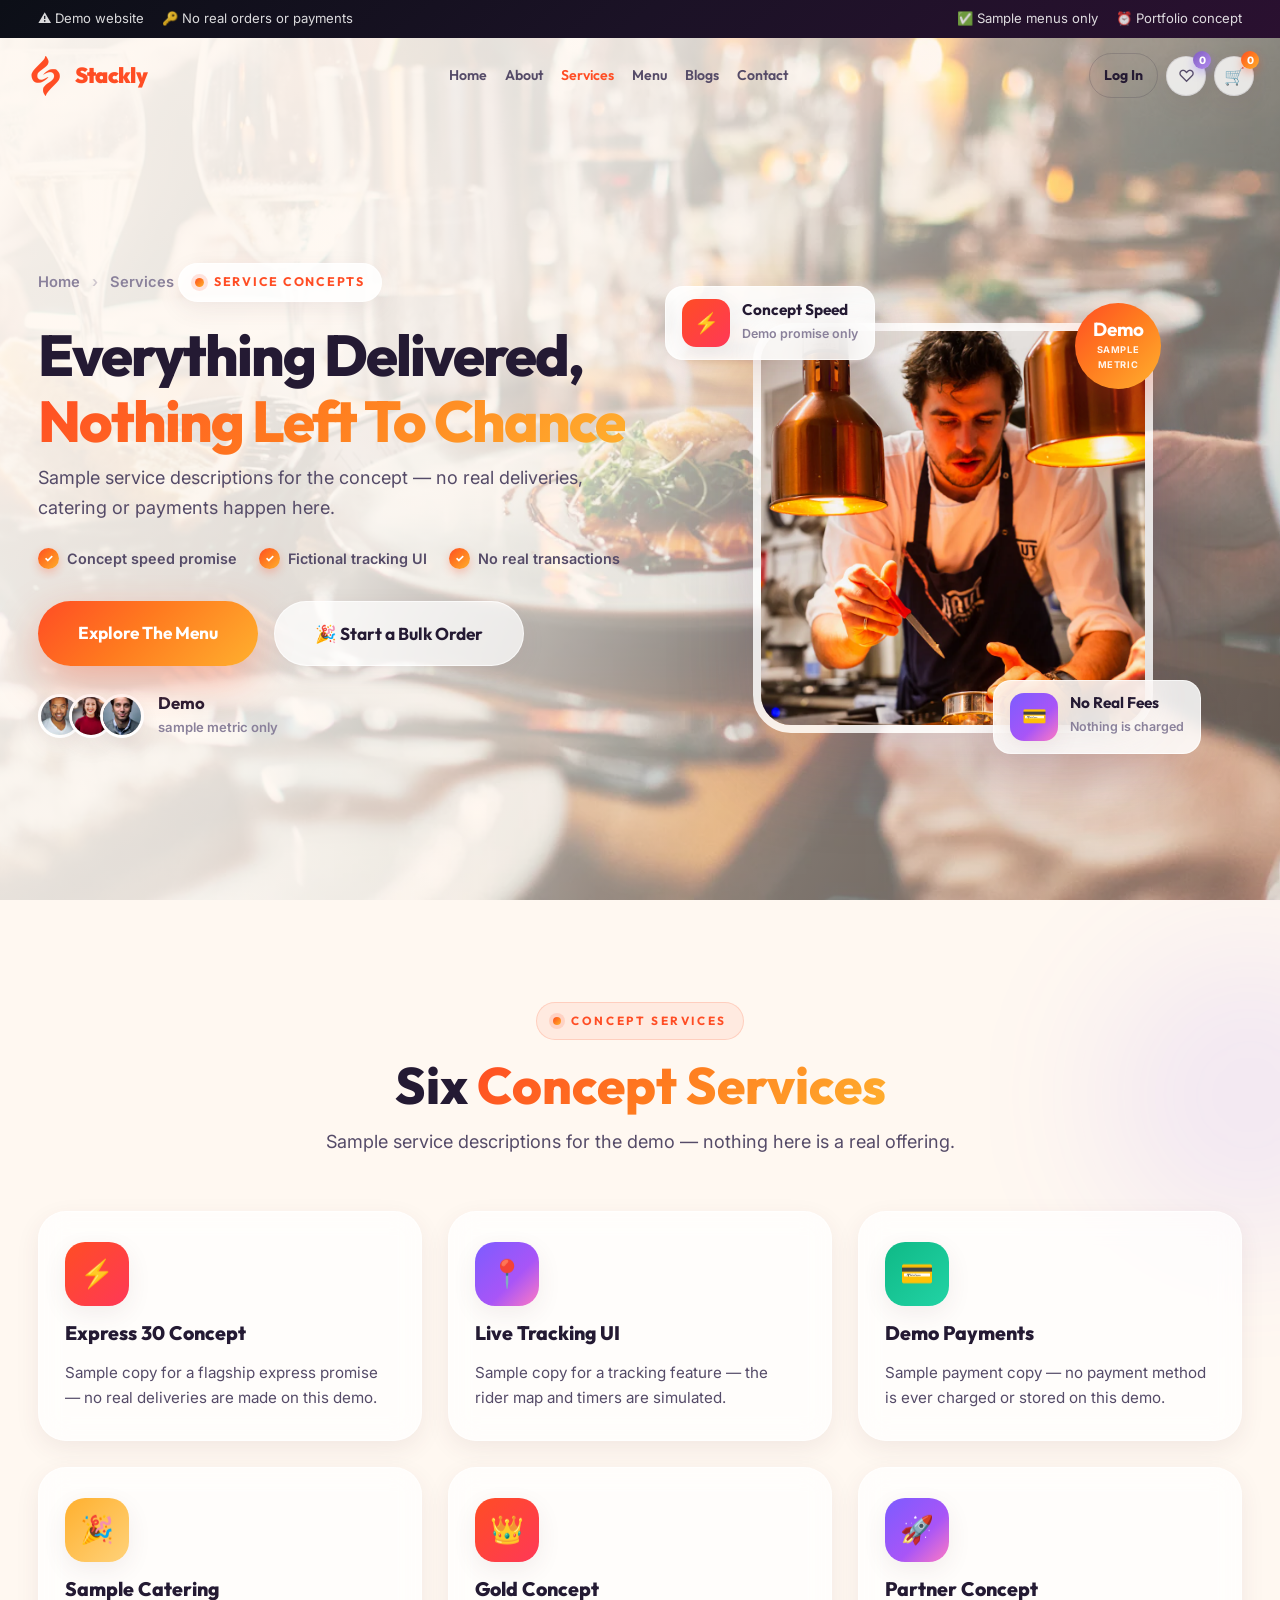
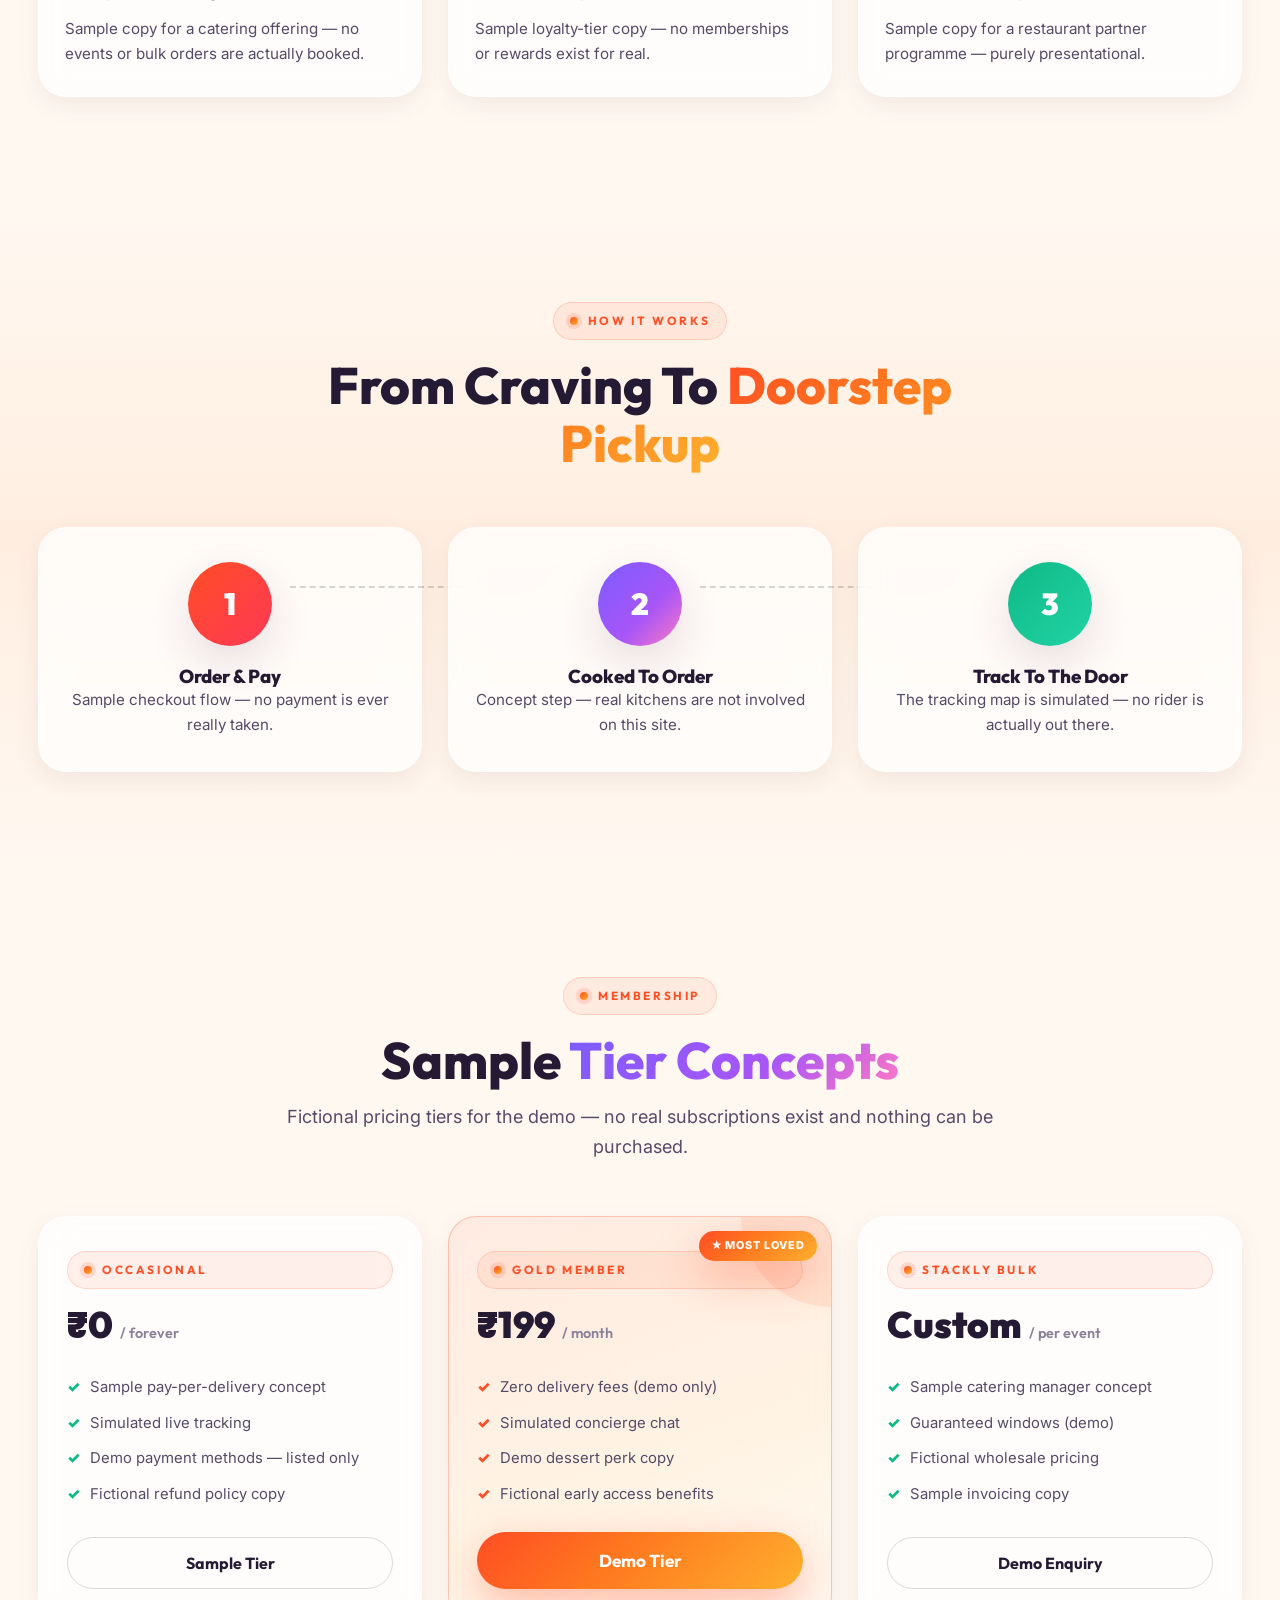
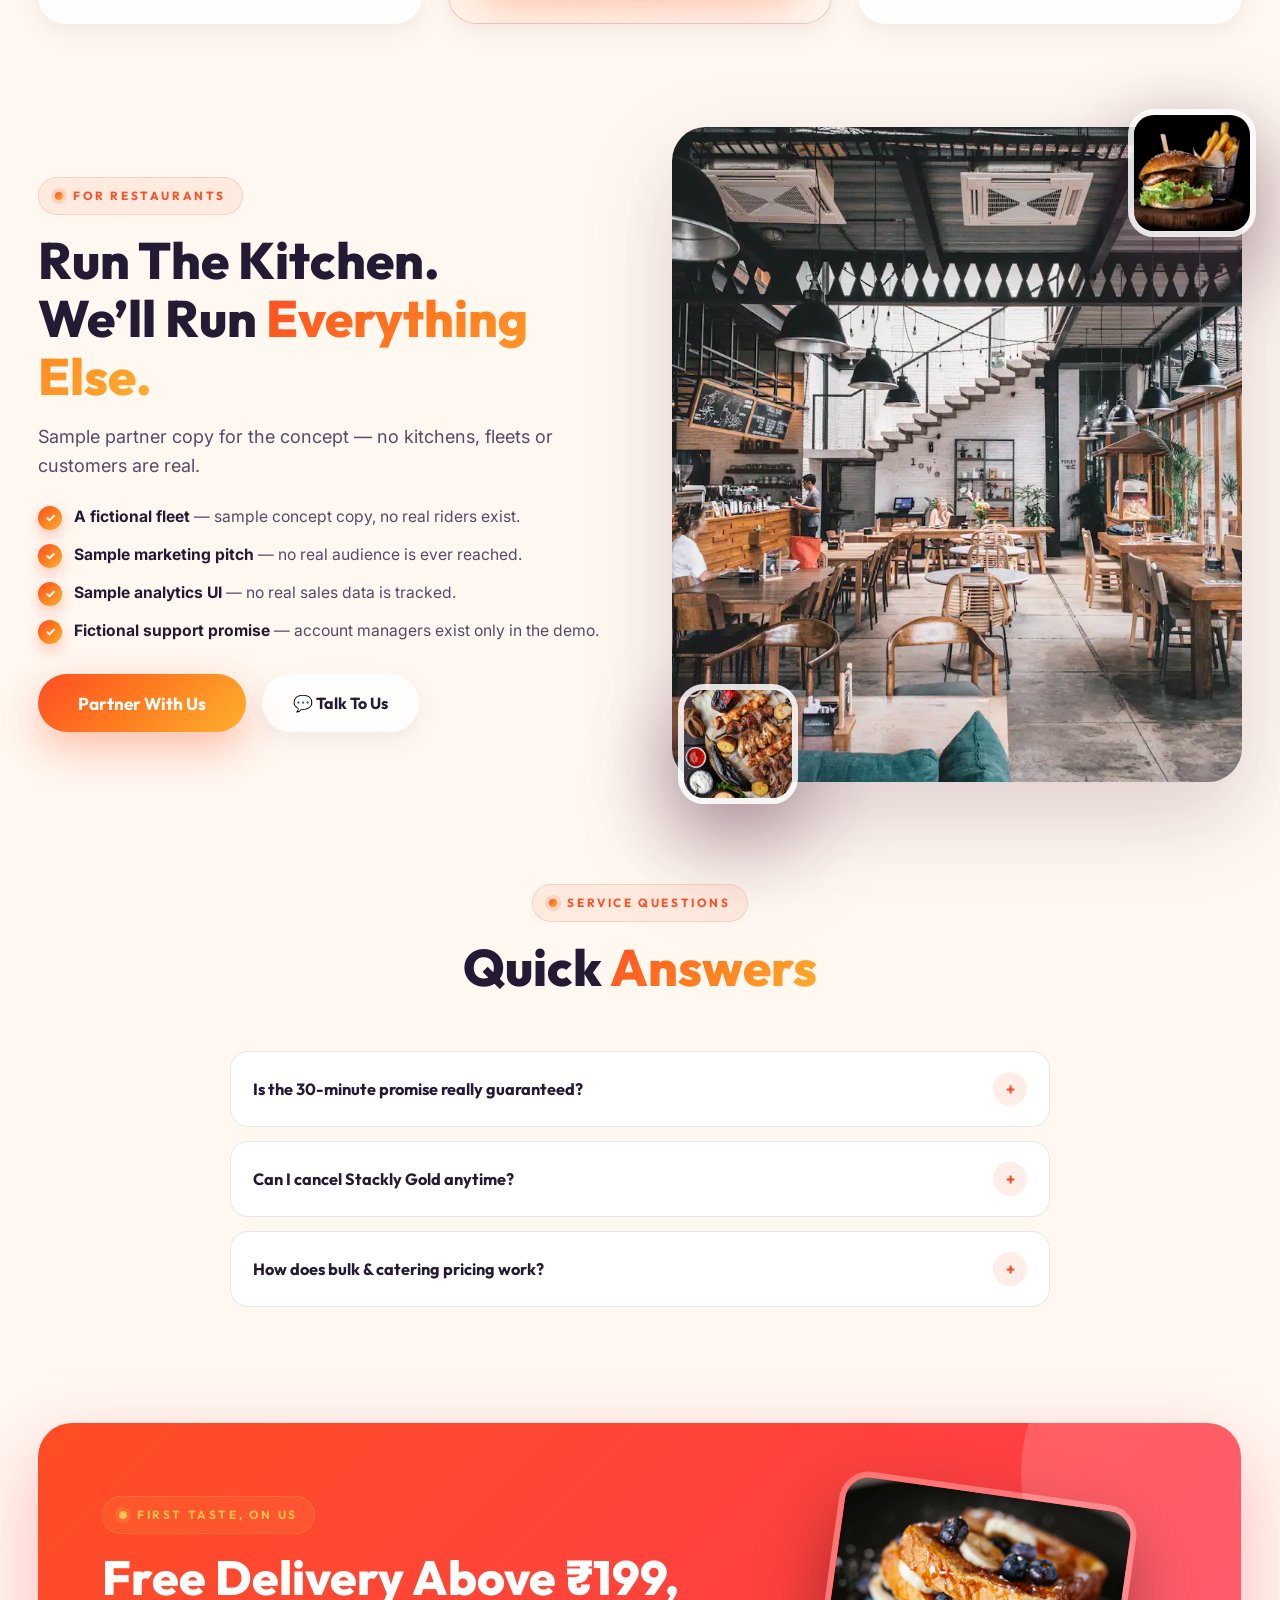
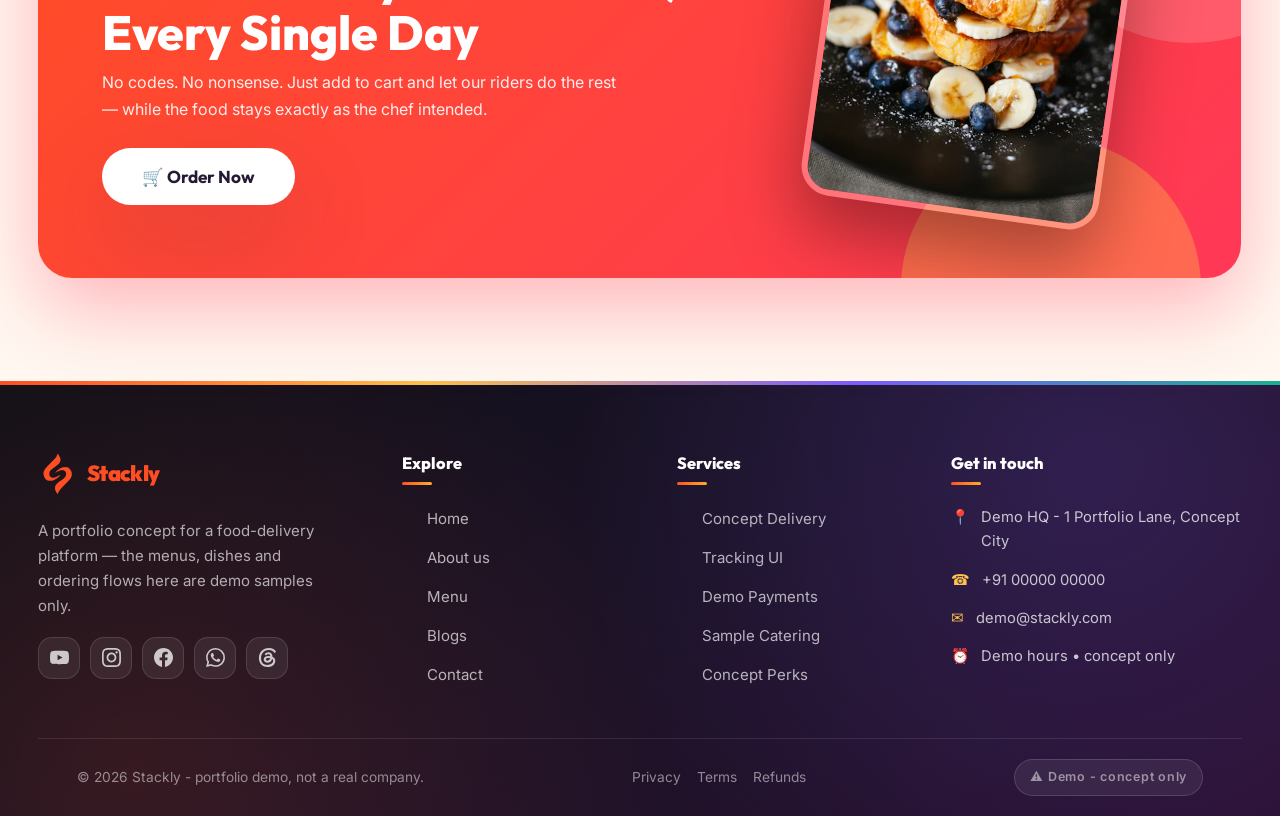
<file: services.html>
﻿<!DOCTYPE html>
<html lang="en">
<head>
<meta charset="UTF-8">
<meta name="viewport" content="width=device-width, initial-scale=1.0">
<meta name="description" content="Explore the Stackly services demo - concept delivery, tracking and payment pages for a portfolio showcase.">
<title>Services | Stackly — Built To Serve</title>
<link rel="icon" type="image/svg+xml" href="data:image/svg+xml,%3Csvg xmlns='http://www.w3.org/2000/svg' viewBox='0 0 100 100'%3E%3Crect width='100' height='100' rx='24' fill='%23ff4d24'/%3E%3Ctext x='50' y='68' font-size='54' text-anchor='middle' fill='white' font-family='Arial' font-weight='bold'%3ES%3C/text%3E%3C/svg%3E">
<link rel="stylesheet" href="css/style.css?v44">
</head>
<body>
<a class="skip-link" href="#main">Skip to main content</a>
<div class="scroll-progress" aria-hidden="true"></div>
<div class="loader" aria-hidden="true"> <div class="er-code" style="font-family:var(--font-head);font-weight:900;font-size:3rem;background:linear-gradient(135deg,#ff6b4a,#ffc24b);-webkit-background-clip:text;background-clip:text;color:transparent;">STACKLY</div>
</div> <header class="site-header"> <div class="topbar"> <div class="container"> <div class="top-left"> <span>&#9888;&#65039; Demo website</span> <span>&#128273; No real orders or payments</span> </div> <div class="top-right"> <span>&#9989; Sample menus only</span> <span>&#9200; Portfolio concept</span> </div> </div> </div> <div class="header-main"> <div class="container"> <a class="logo" href="index.html" aria-label="Stackly home"> <span class="logo-badge" role="img" aria-label="Stackly logo"></span> <span>Stack<em>ly</em></span> </a> <nav class="nav" aria-label="Primary"> <a class="nav-link" href="index.html">Home</a> <a class="nav-link" href="about.html">About</a> <a class="nav-link active" href="services.html">Services</a> <a class="nav-link" href="menu.html">Menu</a> <a class="nav-link" href="blogs.html">Blogs</a> <a class="nav-link" href="contact.html">Contact</a> </nav> <div class="header-actions"> <a class="btn btn-ghost btn-sm" href="login.html">Log In</a> <button class="icon-btn js-wish-open" aria-label="Open wishlist" title="Wishlist">&#9825;<span class="head-badge alt" data-wish-count>0</span></button> <button class="icon-btn js-cart-open" aria-label="Open cart" title="Cart">&#128722;<span class="head-badge" data-cart-count>0</span></button> <button class="burger" data-sidebar aria-label="Open menu" aria-expanded="false"><span></span></button> </div> </div> </div>
</header> <div class="sidebar-overlay" aria-hidden="true"></div>
<aside class="sidebar" aria-hidden="true" aria-label="Mobile navigation"> <div class="sidebar-head"> <a class="logo" href="index.html"><span class="logo-badge" role="img" aria-label="Stackly logo"></span><span>Stack<em>ly</em></span></a> <button class="sidebar-close" aria-label="Close menu">&#10005;</button> </div> <nav class="sidebar-nav" aria-label="Mobile"> <a class="nav-link" href="index.html">&#127968; Home</a> <a class="nav-link" href="about.html">&#128100; About</a> <a class="nav-link active" href="services.html">&#128736; Services</a> <a class="nav-link" href="menu.html">&#127869; Menu</a> <a class="nav-link" href="blogs.html">&#128240; Blogs</a> <a class="nav-link" href="contact.html">&#128222; Contact</a> <a class="nav-link sidebar-login-btn" href="login.html">&#128273; Log In</a> </nav> </aside> <main id="main">
<section class="page-hero" aria-label="Services hero"> <div class="hero-canvas" aria-hidden="true"></div> <div class="hero-bg" aria-hidden="true"> <img src="img/stackly-photo-1414235077428-338989a2e8c0-3.webp" alt="" loading="eager" fetchpriority="high"> </div> <div class="hero-vignette" aria-hidden="true"></div> <div class="container"> <div class="hero-inner"> <div class="hero-copy" data-reveal="left"> <nav class="breadcrumb" aria-label="Breadcrumb"><a href="index.html">Home</a><span class="sep">&#8250;</span><span>Services</span></nav> <span class="hero-chip"><span class="dot"></span>Service concepts</span> <h1>Everything Delivered,<br><span class="grad-text">Nothing Left To Chance</span></h1> <p class="lede">Sample service descriptions for the concept — no real deliveries, catering or payments happen here.</p> <div class="hero-tick"> <span>Concept speed promise</span> <span>Fictional tracking UI</span> <span>No real transactions</span> </div> <div class="hero-cta"> <a class="btn btn-primary btn-lg" href="menu.html">Explore The Menu</a> <button class="btn btn-glass btn-lg js-404">&#127881; Start a Bulk Order</button> </div> <div class="hero-proof"> <div class="proof-av"> <img src="img/stackly-photo-1507003211169-0a1dd7228f2d.webp" alt="Happy Stackly diner" loading="lazy"> <img src="img/stackly-photo-1494790108377-be9c29b29330.webp" alt="Happy Stackly diner" loading="lazy"> <img src="img/stackly-photo-1500648767791-00dcc994a43e.webp" alt="Happy Stackly diner" loading="lazy"> </div> <div><b>Demo</b><small>sample metric only</small></div> </div> </div> <div class="hv-frame" data-reveal="right"> <div class="hv-glow" aria-hidden="true"></div> <img class="hv-main" src="img/stackly-photo-1577219491135-ce391730fb2c.webp" alt="A Stackly chef plating an order with care" loading="eager" fetchpriority="high"> <div class="hv-card a"><span class="icon-tile grad-a">&#9889;&#65039;</span><div><b>Concept Speed</b><span>Demo promise only</span></div></div> <div class="hv-card b"><span class="icon-tile grad-b">&#128179;&#65039;</span><div><b>No Real Fees</b><span>Nothing is charged</span></div></div> <div class="hv-badge"><b>Demo</b><span>sample metric</span></div> </div> </div> </div>
</section> <!-- SERVICES GRID -->
<section class="section"> <div class="blob" style="width:300px;height:300px;background:rgba(124,92,255,.2);top:5%;right:-120px;" aria-hidden="true"></div> <div class="container"> <div class="section-head" data-reveal> <span class="eyebrow">Concept services</span> <h2 class="h2">Six <span class="grad-text">Concept Services</span></h2> <p class="lede">Sample service descriptions for the demo — nothing here is a real offering.</p> </div> <div class="grid cols-3"> <article class="glass feature-card" data-reveal> <span class="icon-tile grad-a">&#9889;</span> <h3>Express 30 Concept</h3> <p>Sample copy for a flagship express promise — no real deliveries are made on this demo.</p> </article> <article class="glass feature-card" data-reveal style="--d:.08s"> <span class="icon-tile grad-b">&#128205;</span> <h3>Live Tracking UI</h3> <p>Sample copy for a tracking feature — the rider map and timers are simulated.</p> </article> <article class="glass feature-card" data-reveal style="--d:.16s"> <span class="icon-tile grad-c">&#128179;</span> <h3>Demo Payments</h3> <p>Sample payment copy — no payment method is ever charged or stored on this demo.</p> </article> <article class="glass feature-card" data-reveal> <span class="icon-tile grad-d">&#127881;</span> <h3>Sample Catering</h3> <p>Sample copy for a catering offering — no events or bulk orders are actually booked.</p> </article> <article class="glass feature-card" data-reveal style="--d:.08s"> <span class="icon-tile grad-a">&#128081;</span> <h3>Gold Concept</h3> <p>Sample loyalty-tier copy — no memberships or rewards exist for real.</p> </article> <article class="glass feature-card" data-reveal style="--d:.16s"> <span class="icon-tile grad-b">&#128640;</span> <h3>Partner Concept</h3> <p>Sample copy for a restaurant partner programme — purely presentational.</p> </article> </div> </div>
</section> <!-- HOW IT WORKS -->
<section class="section" style="background:linear-gradient(180deg,transparent,rgba(255,122,31,.08),transparent)"> <div class="container"> <div class="section-head" data-reveal> <span class="eyebrow">How it works</span> <h2 class="h2">From Craving To <span class="grad-text">Doorstep Pickup</span></h2> </div> <div class="grid cols-3 stagger"> <article class="glass step-card" data-reveal> <span class="step-num a">1</span> <h3>Order &amp; Pay</h3> <p style="color:var(--ink-mid);font-size:.95rem">Sample checkout flow — no payment is ever really taken.</p> <span class="connector" aria-hidden="true"></span> </article> <article class="glass step-card" data-reveal style="--d:.1s"> <span class="step-num b">2</span> <h3>Cooked To Order</h3> <p style="color:var(--ink-mid);font-size:.95rem">Concept step — real kitchens are not involved on this site.</p> <span class="connector" aria-hidden="true"></span> </article> <article class="glass step-card" data-reveal style="--d:.2s"> <span class="step-num c">3</span> <h3>Track To The Door</h3> <p style="color:var(--ink-mid);font-size:.95rem">The tracking map is simulated — no rider is actually out there.</p> </article> </div> </div>
</section> <!-- PLANS -->
<section class="section"> <div class="container"> <div class="section-head" data-reveal> <span class="eyebrow">Membership</span> <h2 class="h2">Sample <span class="grad-text-v">Tier Concepts</span></h2> <p class="lede">Fictional pricing tiers for the demo — no real subscriptions exist and nothing can be purchased.</p> </div> <div class="grid cols-3"> <article class="glass price-card" data-reveal> <span class="eyebrow" style="margin-bottom:0">Occasional</span> <div class="price">&#8377;0 <small>/ forever</small></div> <ul class="pc-list"> <li>Sample pay-per-delivery concept</li> <li>Simulated live tracking</li> <li>Demo payment methods — listed only</li> <li>Fictional refund policy copy</li> </ul> <button class="btn btn-ghost js-404">Sample Tier</button> </article> <article class="glass price-card hot" data-reveal style="--d:.1s"> <span class="price-badge">&#9733; Most loved</span> <span class="eyebrow" style="margin-bottom:0">Gold Member</span> <div class="price">&#8377;199 <small>/ month</small></div> <ul class="pc-list"> <li>Zero delivery fees (demo only)</li> <li>Simulated concierge chat</li> <li>Demo dessert perk copy</li> <li>Fictional early access benefits</li> </ul> <button class="btn btn-primary btn-lg js-404">Demo Tier</button> </article> <article class="glass price-card" data-reveal style="--d:.2s"> <span class="eyebrow" style="margin-bottom:0">Stackly Bulk</span> <div class="price">Custom <small>/ per event</small></div> <ul class="pc-list"> <li>Sample catering manager concept</li> <li>Guaranteed windows (demo)</li> <li>Fictional wholesale pricing</li> <li>Sample invoicing copy</li> </ul> <button class="btn btn-ghost js-404">Demo Enquiry</button> </article> </div> </div>
</section> <!-- PARTNER SPLIT -->
<section class="section" style="padding-top:0"> <div class="container"> <div class="grid cols-2" style="grid-template-columns:1fr 1fr;align-items:center;gap:clamp(2rem,5vw,4rem);"> <div data-reveal="left"> <span class="eyebrow">For restaurants</span> <h2 class="h2">Run The Kitchen.<br>We&#8217;ll Run <span class="grad-text">Everything Else.</span></h2> <p class="lede" style="margin:1rem 0 1.4rem">Sample partner copy for the concept — no kitchens, fleets or customers are real.</p> <ul class="check-list"> <li><span><strong>A fictional fleet</strong> &#8212; sample concept copy, no real riders exist.</span></li> <li><span><strong>Sample marketing pitch</strong> &#8212; no real audience is ever reached.</span></li> <li><span><strong>Sample analytics UI</strong> &#8212; no real sales data is tracked.</span></li> <li><span><strong>Fictional support promise</strong> &#8212; account managers exist only in the demo.</span></li> </ul> <div class="hero-cta" style="margin-top:30px"> <button class="btn btn-primary btn-lg js-404">Partner With Us</button> <a class="btn btn-glass" href="contact.html">&#128172; Talk To Us</a> </div> </div> <div class="hero-visual tile tilt" style="min-height:0" data-reveal="right"> <div class="float-item d1" style="width:128px;height:128px;top:-18px;right:-14px;--rot:8deg;"> <img src="img/stackly-photo-1551782450-a2132b4ba21d.webp" alt="Gourmet takeaway in branded box" loading="lazy"> </div> <img class="tilt-inner" style="border-radius:34px;box-shadow:var(--shadow-lg);width:100%;aspect-ratio:4/4.6;object-fit:cover;background:var(--bg-soft)" src="img/stackly-photo-1555396273-367ea4eb4db5-2.webp" alt="Chef plating a dish in a modern restaurant kitchen" loading="lazy"> <div class="float-item d2" style="width:120px;height:120px;bottom:-22px;left:6px;--rot:-8deg;"> <img src="img/stackly-photo-1555939594-58d7cb561ad1.webp" alt="Flame-grilled meat platter" loading="lazy"> </div> </div> </div> </div>
</section> <!-- FAQ -->
<section class="section" style="padding-top:0"> <div class="container" style="max-width:820px"> <div class="section-head" data-reveal> <span class="eyebrow">Service questions</span> <h2 class="h2">Quick <span class="grad-text">Answers</span></h2> </div> <div class="faq-item" data-reveal> <button class="faq-q" aria-expanded="false">Is the 30-minute promise really guaranteed?<span class="faq-ico">&#43;</span></button> <div class="faq-a"><p>No. This is a demo — the 30-minute promise and refunds are fictional concept copy, not a real guarantee.</p></div> </div> <div class="faq-item" data-reveal> <button class="faq-q" aria-expanded="false">Can I cancel Stackly Gold anytime?<span class="faq-ico">&#43;</span></button> <div class="faq-a"><p>There is no real Gold membership — the tier cards above are sample UI, so nothing can be cancelled.</p></div> </div> <div class="faq-item" data-reveal> <button class="faq-q" aria-expanded="false">How does bulk &amp; catering pricing work?<span class="faq-ico">&#43;</span></button> <div class="faq-a"><p>Bulk booking is part of the concept demo — no caterers, quotes or orders exist for real.</p></div> </div> </div>
</section> <!-- CTA -->
<section class="section" style="padding-top:0"> <div class="container"> <div class="offer-banner" data-reveal> <div> <span class="eyebrow ghost">First taste, on us</span> <h2>Free Delivery Above &#8377;199,<br>Every Single Day</h2> <p>No codes. No nonsense. Just add to cart and let our riders do the rest — while the food stays exactly as the chef intended.</p> <div style="margin-top:26px"><button class="btn btn-white btn-lg js-404">&#128722; Order Now</button></div> </div> <div class="offer-visual"> <img src="img/stackly-photo-1484723091739-30a097e8f929.webp" alt="Plated breakfast with berries and toast" loading="lazy"> </div> </div> </div>
</section>
</main> <footer class="site-footer"> <div class="container"> <div class="footer-grid"> <div class="footer-brand" data-reveal> <a class="logo" href="index.html"><span class="logo-badge" role="img" aria-label="Stackly logo"></span><span>Stack<em>ly</em></span></a> <p>A portfolio concept for a food-delivery platform — the menus, dishes and ordering flows here are demo samples only.</p> <div class="footer-socials"> <a href="#" aria-label="YouTube"><svg viewBox="0 0 24 24" fill="currentColor" aria-hidden="true"><path d="M23.5 6.19a3.02 3.02 0 0 0-2.12-2.14C19.5 3.55 12 3.55 12 3.55s-7.5 0-9.38.5A3.02 3.02 0 0 0 .5 6.19 31.6 31.6 0 0 0 0 12a31.6 31.6 0 0 0 .5 5.81 3.02 3.02 0 0 0 2.12 2.14c1.88.5 9.38.5 9.38.5s7.5 0 9.38-.5a3.02 3.02 0 0 0 2.12-2.14A31.6 31.6 0 0 0 24 12a31.6 31.6 0 0 0-.5-5.81ZM9.55 15.57V8.43L15.82 12l-6.27 3.57Z"/></svg></a> <a href="#" aria-label="Instagram"><svg viewBox="0 0 24 24" fill="currentColor" aria-hidden="true"><path d="M12 0C8.74 0 8.333.015 7.053.072 5.775.132 4.905.333 4.14.63c-.789.306-1.459.717-2.126 1.384S.935 3.35.63 4.14C.333 4.905.131 5.775.072 7.053.012 8.333 0 8.74 0 12s.015 3.667.072 4.947c.06 1.277.261 2.148.558 2.913.306.788.717 1.459 1.384 2.126.667.666 1.336 1.079 2.126 1.384.766.296 1.636.499 2.913.558C8.333 23.988 8.74 24 12 24s3.667-.015 4.947-.072c1.277-.06 2.148-.262 2.913-.558.788-.306 1.459-.718 2.126-1.384.666-.667 1.079-1.335 1.384-2.126.296-.765.499-1.636.558-2.913.06-1.28.072-1.687.072-4.947s-.015-3.667-.072-4.947c-.06-1.277-.262-2.149-.558-2.913-.306-.789-.718-1.459-1.384-2.126C21.319 1.347 20.651.935 19.86.63c-.765-.297-1.636-.499-2.913-.558C15.667.012 15.26 0 12 0Zm0 2.16c3.203 0 3.585.016 4.85.071 1.17.055 1.805.249 2.227.415.562.217.96.477 1.382.896.419.42.679.819.896 1.381.164.422.36 1.057.413 2.227.057 1.266.07 1.646.07 4.85s-.015 3.585-.074 4.85c-.061 1.17-.256 1.805-.421 2.227-.224.562-.479.96-.899 1.382-.419.419-.824.679-1.38.896-.42.164-1.065.36-2.235.413-1.274.057-1.649.07-4.859.07-3.211 0-3.586-.015-4.859-.074-1.171-.061-1.816-.256-2.236-.421-.569-.224-.96-.479-1.379-.899-.421-.419-.69-.824-.9-1.38-.165-.42-.359-1.065-.42-2.235-.045-1.26-.061-1.649-.061-4.844 0-3.196.016-3.586.061-4.861.061-1.17.255-1.814.42-2.234.21-.57.479-.96.9-1.381.419-.419.81-.689 1.379-.898.42-.166 1.051-.361 2.221-.421 1.275-.045 1.65-.06 4.859-.06l.045.03Zm0 3.678c-3.405 0-6.162 2.76-6.162 6.162 0 3.405 2.76 6.162 6.162 6.162 3.405 0 6.162-2.76 6.162-6.162 0-3.405-2.76-6.162-6.162-6.162ZM12 16c-2.21 0-4-1.79-4-4s1.79-4 4-4 4 1.79 4 4-1.79 4-4 4Zm7.846-10.405c0 .795-.646 1.44-1.44 1.44-.795 0-1.44-.646-1.44-1.44 0-.794.646-1.439 1.44-1.439.793-.001 1.44.645 1.44 1.439Z"/></svg></a> <a href="#" aria-label="Facebook"><svg viewBox="0 0 24 24" fill="currentColor" aria-hidden="true"><path d="M24 12.073c0-6.627-5.373-12-12-12s-12 5.373-12 12c0 5.99 4.388 10.954 10.125 11.854v-8.385H7.078v-3.47h3.047V9.43c0-3.007 1.792-4.669 4.533-4.669 1.312 0 2.686.235 2.686.235v2.953H15.83c-1.491 0-1.956.925-1.956 1.874v2.25h3.328l-.532 3.47h-2.796v8.385C19.612 23.027 24 18.062 24 12.073Z"/></svg></a> <a href="#" aria-label="WhatsApp"><svg viewBox="0 0 24 24" fill="currentColor" aria-hidden="true"><path d="M17.472 14.382c-.297-.149-1.758-.867-2.03-.967-.273-.099-.471-.148-.67.15-.197.297-.767.966-.94 1.164-.173.199-.347.223-.644.075-.297-.15-1.255-.463-2.39-1.475-.883-.788-1.48-1.761-1.653-2.059-.173-.297-.018-.458.13-.606.134-.133.298-.347.446-.52.149-.174.198-.298.298-.497.099-.198.05-.371-.025-.52-.075-.149-.669-1.612-.916-2.207-.242-.579-.487-.5-.669-.51-.173-.008-.371-.01-.57-.01-.198 0-.52.074-.792.372-.272.297-1.04 1.016-1.04 2.479 0 1.462 1.065 2.875 1.213 3.074.149.198 2.096 3.2 5.077 4.487.709.306 1.262.489 1.694.625.712.227 1.36.195 1.871.118.571-.085 1.758-.719 2.006-1.413.248-.694.248-1.289.173-1.413-.074-.124-.272-.198-.57-.347m-5.421 7.403h-.004a9.87 9.87 0 01-5.031-1.378l-.361-.214-3.741.982.998-3.648-.235-.374a9.86 9.86 0 01-1.51-5.26c.001-5.45 4.436-9.884 9.888-9.884 2.64 0 5.122 1.03 6.988 2.898a9.825 9.825 0 012.893 6.994c-.003 5.45-4.437 9.884-9.885 9.884m8.413-18.297A11.815 11.815 0 0012.05 0C5.495 0 .16 5.335.157 11.892c0 2.096.547 4.142 1.588 5.945L.057 24l6.305-1.654a11.882 11.882 0 005.683 1.448h.005c6.554 0 11.89-5.335 11.893-11.893a11.821 11.821 0 00-3.48-8.413Z"/></svg></a> <a href="#" aria-label="Threads"><svg viewBox="0 0 24 24" fill="currentColor" aria-hidden="true"><path d="M18.263 11.097c-.03-3.486-1.92-5.586-5.111-5.586-2.13 0-3.922.963-4.863 2.499l2.062 1.438c.535-.843 1.272-1.543 2.628-1.543 1.528 0 2.318.85 2.544 2.431a15 15 0 0 0-2.236-.173c-4.125 0-6.068 1.867-6.068 4.336s1.943 3.99 4.804 3.99c3.139 0 5.013-2.115 5.781-4.735.798.361 1.348 1.204 1.348 2.47 0 3.387-3.907 5.232-7.22 5.232-4.885 0-8.077-3.207-8.077-8.424 0-6.392 4.223-10.487 9.9-10.487 3.808 0 5.69 1.671 6.97 3.914l2.108-1.475C21.44 2.078 18.331 0 13.663 0 6.227 0 1.168 5.277 1.168 12.934c0 7 4.953 11.066 10.856 11.066 4.878 0 9.809-2.846 9.809-7.716 0-2.545-1.46-4.231-3.569-5.187m-6.33 4.855c-1.077 0-2.026-.512-2.026-1.453 0-1.483 1.822-1.934 3.606-1.934.678 0 1.34.045 1.927.173-.422 1.927-1.671 3.215-3.508 3.214Z"/></svg></a> </div> </div> <div class="footer-col"> <h4>Explore</h4> <ul class="footer-links"> <li><a href="index.html">Home</a></li> <li><a href="about.html">About us</a></li> <li><a href="menu.html">Menu</a></li> <li><a href="blogs.html">Blogs</a></li> <li><a href="contact.html">Contact</a></li> </ul> </div> <div class="footer-col"> <h4>Services</h4> <ul class="footer-links"> <li><a href="#">Concept Delivery</a></li> <li><a href="#">Tracking UI</a></li> <li><a href="#">Demo Payments</a></li> <li><a href="#">Sample Catering</a></li> <li><a href="#">Concept Perks</a></li> </ul> </div> <div class="footer-col"> <h4>Get in touch</h4> <ul class="footer-contact"> <li><span class="fc-ico">&#128205;</span><span>Demo HQ - 1 Portfolio Lane, Concept City</span></li> <li><span class="fc-ico">&#9742;</span><span>+91 00000 00000</span></li> <li><span class="fc-ico">&#9993;</span><span>demo@stackly.com</span></li> <li><span class="fc-ico">&#9200;</span><span>Demo hours &#8226; concept only</span></li> </ul> </div> </div> <div class="footer-bottom"> <div class="container"> <p>&#169; 2026 Stackly - portfolio demo, not a real company.</p> <p style="display:flex;gap:16px;flex-wrap:wrap;"><a href="#">Privacy</a> <a href="#">Terms</a> <a href="#">Refunds</a></p> <span class="footer-badge">&#9888;&#65039; Demo - concept only</span> </div> </div> </div>
</footer> <script src="js/main.js?v46"></script>
</body>
</html>
</file>
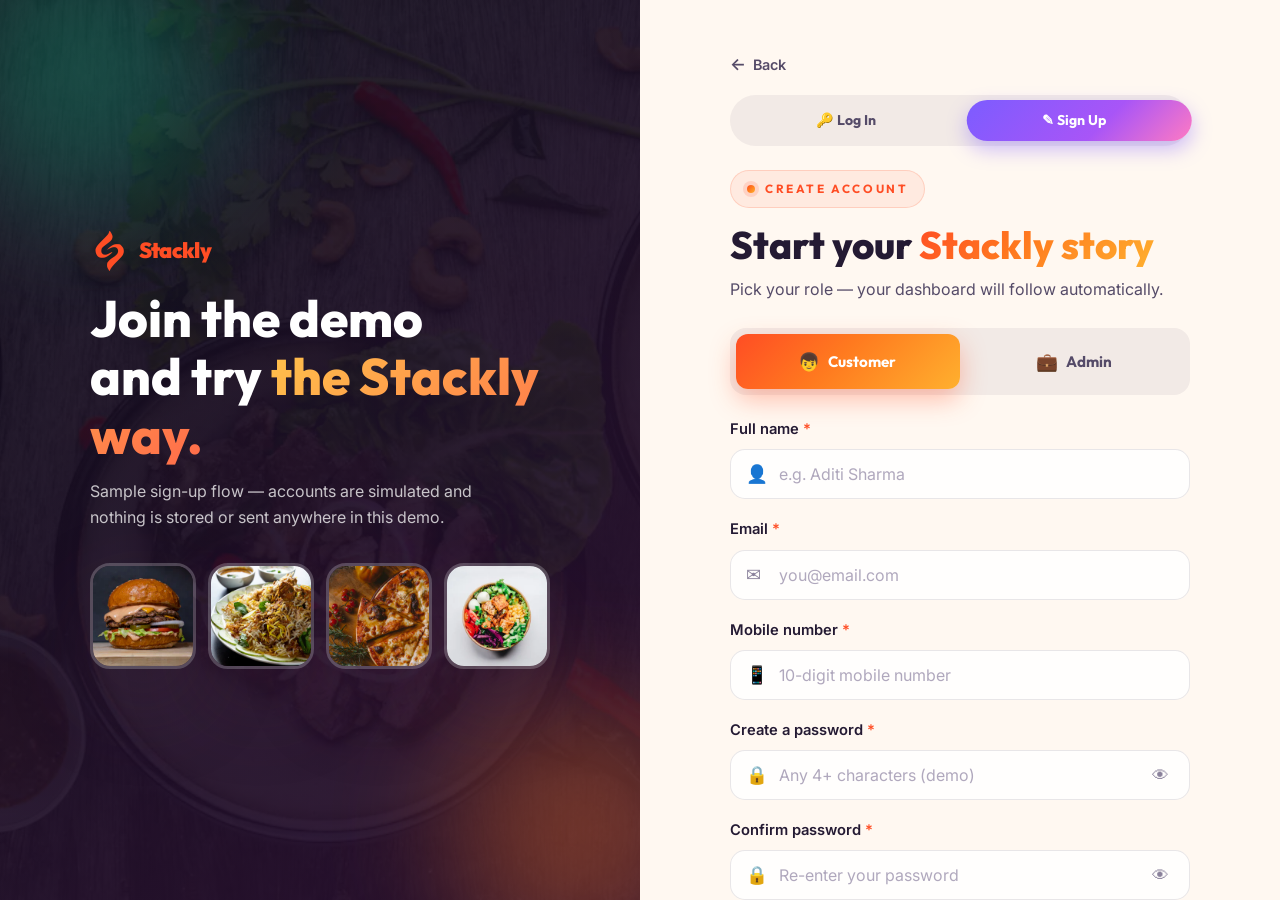
<file: signup.html>
﻿<!DOCTYPE html>
<html lang="en">
<head>
<meta charset="UTF-8">
<meta name="viewport" content="width=device-width, initial-scale=1.0">
<meta name="robots" content="noindex, nofollow">
<meta name="description" content="Create your Stackly account — choose Customer or Admin role. Free in seconds.">
<title>Sign Up | Stackly — Create Your Account</title>
<link rel="icon" type="image/svg+xml" href="data:image/svg+xml,%3Csvg xmlns='http://www.w3.org/2000/svg' viewBox='0 0 100 100'%3E%3Crect width='100' height='100' rx='24' fill='%23ff4d24'/%3E%3Ctext x='50' y='68' font-size='54' text-anchor='middle' fill='white' font-family='Arial' font-weight='bold'%3ES%3C/text%3E%3C/svg%3E">
<link rel="stylesheet" href="css/style.css?v44">
</head>
<body class="auth-page">
<a class="skip-link" href="#signupMain">Skip to main content</a>
<div class="scroll-progress" aria-hidden="true"></div>
<div class="loader" aria-hidden="true"> <div class="er-code" style="font-family:var(--font-head);font-weight:900;font-size:3rem;background:linear-gradient(135deg,#ff6b4a,#ffc24b);-webkit-background-clip:text;background-clip:text;color:transparent;">STACKLY</div>
</div> <main id="signupMain" class="auth-panel"> <button class="back-btn auth-panel-back js-back" aria-label="Go back"><span class="back-ico">&#8592;</span><span>Back</span></button> <div class="lb" aria-hidden="true"> <img src="img/stackly-photo-1504674900247-0877df9cc836-3.webp" alt=""> </div> <div class="wob" style="width:280px;height:280px;background:rgba(15,185,134,.6);top:-70px;left:-50px;" aria-hidden="true"></div> <div class="wob" style="width:260px;height:260px;background:rgba(255,122,31,.65);bottom:-60px;right:-70px;" aria-hidden="true"></div> <div class="container panel-inner" style="position:relative;z-index:2"> <a class="logo auth-brand-chip" href="index.html" style="color:#ff4d24"> <span class="logo-badge" role="img" aria-label="Stackly logo"></span> <span>Stack<em>ly</em></span> </a> <h1 style="color:#fff;font-size:clamp(2rem,4vw,3.2rem)">Join the demo<br>and try <span class="grad-text-v" style="background:linear-gradient(135deg,#ffc24b,#ff6b4a);-webkit-background-clip:text;background-clip:text;color:transparent">the Stackly way.</span></h1> <p style="color:rgba(255,255,255,.75);max-width:420px;margin-top:14px">Sample sign-up flow — accounts are simulated and nothing is stored or sent anywhere in this demo.</p> <div class="auth-brand-grid" aria-hidden="true"> <img src="img/stackly-photo-1568901346375-23c9450c58cd-4.webp" alt=""> <img src="img/stackly-photo-1589302168068-964664d93dc0-3.webp" alt=""> <img src="img/stackly-photo-1513104890138-7c749659a591-5.webp" alt=""> <img src="img/stackly-photo-1546069901-ba9599a7e63c-5.webp" alt=""> </div> </div>
</main> <section class="auth-form-shell" aria-label="Signup form"> <div class="auth-card"> <button class="back-btn js-back" aria-label="Go back"><span class="back-ico">&#8592;</span><span>Back</span></button> <div class="auth-toggle toggle--signup" role="group" aria-label="Switch between login and signup"> <span class="auth-toggle-thumb" aria-hidden="true"></span> <a class="auth-toggle-opt" href="login.html">&#128273; Log In</a> <a class="auth-toggle-opt on" href="signup.html">&#9998; Sign Up</a> </div> <div class="form-head"> <span class="eyebrow">Create account</span> <h1>Start your <span class="grad-text">Stackly story</span></h1> <p style="color:var(--ink-mid);margin-top:8px">Pick your role — your dashboard will follow automatically.</p> </div> <div class="role-switch" role="radiogroup" aria-label="Select role"> <span class="role-thumb" aria-hidden="true"></span> <label class="role-opt customer on"> <input type="radio" name="srole" value="customer" checked> <span class="r-ico">&#128102;</span> Customer </label> <label class="role-opt admin"> <input type="radio" name="srole" value="admin"> <span class="r-ico">&#128188;</span> Admin </label> </div> <form id="signupForm" novalidate> <div class="field"> <label for="fullName">Full name <span class="req">*</span></label> <div class="input-wrap"> <span class="i-ico">&#128100;</span> <input type="text" id="fullName" class="with-ico" name="fullName" placeholder="e.g. Aditi Sharma" autocomplete="name" maxlength="50"> </div> <div class="form-error">&#9888; Enter a valid name (letters, spaces, dots)</div> </div> <div class="field"> <label for="sEmail">Email <span class="req">*</span></label> <div class="input-wrap"> <span class="i-ico">&#9993;</span> <input type="email" id="sEmail" class="with-ico" name="email" placeholder="you@email.com" autocomplete="email"> </div> <div class="form-error">&#9888; Enter a valid email (e.g. you@mail.com)</div> </div> <div class="field"> <label for="sPhone">Mobile number <span class="req">*</span></label> <div class="input-wrap"> <span class="i-ico">&#128241;</span> <input type="tel" id="sPhone" class="with-ico" name="phone" placeholder="10-digit mobile number" maxlength="10" inputmode="numeric" pattern="[0-9]{10}" autocomplete="tel"> </div> <div class="form-error">&#9888; Enter a valid 10-digit mobile number</div> </div> <div class="field"> <label for="password">Create a password <span class="req">*</span></label> <div class="input-wrap"> <span class="i-ico">&#128274;</span> <input type="password" id="password" class="with-ico" name="password" placeholder="Any 4+ characters (demo)" autocomplete="new-password" minlength="4" style="padding-right:52px"> <button type="button" class="toggle-pass" data-toggle-pass="password" aria-label="Show or hide password" tabindex="-1">&#128065;</button> </div> <div class="form-error">&#9888; Minimum 4 characters</div> </div> <div class="field"> <label for="confirm">Confirm password <span class="req">*</span></label> <div class="input-wrap"> <span class="i-ico">&#128274;</span> <input type="password" id="confirm" class="with-ico" name="confirm" placeholder="Re-enter your password" autocomplete="new-password" style="padding-right:52px"> <button type="button" class="toggle-pass" data-toggle-pass="confirm" aria-label="Show or hide password" tabindex="-1">&#128065;</button> </div> <div class="form-error">&#9888; Passwords do not match</div> </div>  <div class="field terms-field"> <label style="display:flex;gap:10px;align-items:flex-start;font-size:.86rem;color:var(--ink-mid);cursor:pointer"> <input type="checkbox" id="terms" style="width:17px;height:17px;accent-color:var(--primary);margin-top:2px"> <span>I agree to the <a href="#" style="color:var(--primary);font-weight:700">Terms</a> and <a href="#" style="color:var(--primary);font-weight:700">Privacy Policy</a>.</span> </label> <div class="form-error">&#9888; Please accept the Terms and Privacy Policy</div> </div> <button type="submit" class="btn btn-primary btn-lg btn-glitter" style="width:100%">Create My Account &#8594;</button> <p class="form-note">Already a member? <a href="login.html">Log in instead</a></p> </form> </div>
</section> <script src="js/main.js?v46"></script>
</body>
</html>
</file>
<file: css/style.css>
﻿/* ============================================================
   STACKLY — Luxury Food Delivery Platform
   Premium Theme · HTML5 / CSS3 / Vanilla JS
   ============================================================ */

/* ---------- FONTS ---------- */
@import url('https://fonts.googleapis.com/css2?family=Outfit:wght@300;400;500;600;700;800;900&family=Poppins:wght@400;500;600;700;800;900&family=Inter:wght@300;400;500;600;700;800&family=Manrope:wght@400;500;600;700;800&display=swap');

/* ---------- DESIGN TOKENS ---------- */
:root {
  /* brand palette */
  --bg: #fff8f1;
  --bg-soft: #ffefdf;
  --surface: #ffffff;
  --ink: #241a33;
  --ink-mid: #554b68;
  --ink-soft: #8a819b;

  --primary: #ff4d24;
  --primary-2: #ff7a1f;
  --accent: #ffc24b;
  --violet: #7c5cff;
  --teal: #0fb986;
  --danger: #e23c4b;
  --success: #16a34a;

  --grad-brand: linear-gradient(135deg, #ff4d24 0%, #ff7a1f 45%, #ffb02e 100%);
  --grad-crimson: linear-gradient(135deg, #ff4d24, #ff3857);
  --grad-violet: linear-gradient(135deg, #7c5cff, #a855f7 60%, #ff7ac3);
  --grad-teal: linear-gradient(135deg, #0fb986, #22d3a5);
  --grad-night: linear-gradient(140deg, #0c0f17 0%, #1b1226 50%, #2a1030 100%);
  --grad-gold: linear-gradient(135deg, #ffb02e, #ffd27a);

  /* dark (dashboards) */
  --dark-bg: #0b0e16;
  --dark-bg2: #11152a;
  --dark-card: rgba(255, 255, 255, .055);
  --dark-line: rgba(255, 255, 255, .09);

  --line: rgba(36, 26, 51, .10);
  --glass: rgba(255, 255, 255, .72);
  --glass-strong: rgba(255, 255, 255, .85);
  --glass-border: rgba(255, 255, 255, .65);

  --shadow-sm: 0 8px 24px rgba(90, 45, 70, .08);
  --shadow-md: 0 18px 44px rgba(90, 45, 70, .14);
  --shadow-lg: 0 34px 90px rgba(90, 45, 70, .20);
  --shadow-brand: 0 16px 44px rgba(255, 77, 36, .35);

  --radius: 20px;
  --radius-lg: 28px;
  --radius-full: 999px;

  --font-head: 'Outfit', 'Poppins', sans-serif;
  --font-body: 'Inter', 'Manrope', sans-serif;

  --ease: cubic-bezier(.22, 1, .36, 1);
  --spring: cubic-bezier(.34, 1.56, .64, 1);

  --header-h: 76px;
}

/* ---------- RESET ---------- */
*, *::before, *::after { box-sizing: border-box; margin: 0; padding: 0; }
html { scroll-behavior: smooth; -webkit-text-size-adjust: 100%; overflow-x: hidden; overflow-x: clip; }
body {
  font-family: var(--font-body);
  background: var(--bg);
  color: var(--ink);
  line-height: 1.65;
  overflow-x: hidden;
  min-height: 100vh;
  -webkit-font-smoothing: antialiased;
  text-rendering: optimizeLegibility;
}
body.no-scroll { overflow: hidden; }
img { max-width: 100%; display: block; }
a { color: inherit; text-decoration: none; }
ul, ol { list-style: none; }
button { font-family: inherit; cursor: pointer; border: none; background: none; }
input, select, textarea { font-family: inherit; font-size: 1rem; }
h1, h2, h3, h4, h5, h6 { font-family: var(--font-head); line-height: 1.14; font-weight: 800; letter-spacing: -.02em; color: var(--ink); }
::selection { background: var(--primary); color: #fff; }

:root { caret-color: transparent; }
form input, form textarea, form select { caret-color: auto; }

/* scrollbar */
::-webkit-scrollbar { width: 11px; }
::-webkit-scrollbar-track { background: var(--bg-soft); }
::-webkit-scrollbar-thumb { background: linear-gradient(var(--primary), var(--primary-2)); border-radius: 20px; border: 3px solid var(--bg-soft); }

/* ---------- ACCESSIBILITY ---------- */
:focus-visible { outline: 3px solid var(--primary); outline-offset: 3px; border-radius: 6px; }
.sr-only { position: absolute; width: 1px; height: 1px; padding: 0; margin: -1px; overflow: hidden; clip: rect(0 0 0 0); white-space: nowrap; border: 0; }
.skip-link { position: fixed; top: -60px; left: 16px; z-index: 9999; background: var(--primary); color: #fff; padding: 10px 18px; border-radius: 12px; transition: top .3s var(--ease); font-weight: 600; }
.skip-link:focus { top: 12px; }

/* ---------- LAYOUT HELPERS ---------- */
.container { width: min(1240px, 92%); margin-inline: auto; }
.section { padding: clamp(4rem, 8vw, 7rem) 0; position: relative; }
.section-head { text-align: center; max-width: 720px; margin: 0 auto clamp(2.4rem, 5vw, 3.4rem); }
.section-head .eyebrow { justify-content: center; }
.grid { display: grid; gap: 1.6rem; }
.cols-2 { grid-template-columns: repeat(2, 1fr); }
.cols-3 { grid-template-columns: repeat(3, 1fr); }
.cols-4 { grid-template-columns: repeat(4, 1fr); }
.text-center { text-align: center; }

/* ---------- TYPOGRAPHY HELPERS ---------- */
.eyebrow {
  display: inline-flex; align-items: center; gap: 10px;
  font-family: var(--font-head); font-weight: 700; letter-spacing: .22em;
  text-transform: uppercase; font-size: .74rem; color: var(--primary);
  background: rgba(255, 77, 36, .08); border: 1px solid rgba(255, 77, 36, .18);
  padding: 8px 16px; border-radius: var(--radius-full); margin-bottom: 1rem;
}
.eyebrow::before { content: ''; width: 8px; height: 8px; border-radius: 50%; background: var(--grad-brand); box-shadow: 0 0 0 4px rgba(255,77,36,.15); }
.eyebrow.ghost { color: var(--accent); background: rgba(255, 194, 75, .1); border-color: rgba(255, 194, 75, .25); }
.eyebrow.ghost::before { background: var(--grad-gold); box-shadow: 0 0 0 4px rgba(255,194,75,.18); }
.h2 { font-size: clamp(1.9rem, 4.4vw, 3.2rem); }
.lede { color: var(--ink-mid); font-size: clamp(1rem, 1.6vw, 1.13rem); margin-top: .8rem; }
.grad-text { background: var(--grad-brand); -webkit-background-clip: text; background-clip: text; color: transparent; }
.grad-text-v { background: var(--grad-violet); -webkit-background-clip: text; background-clip: text; color: transparent; }

/* ---------- BUTTONS ---------- */
.btn {
  display: inline-flex; align-items: center; justify-content: center; gap: 10px;
  font-family: var(--font-head); font-weight: 700; font-size: 1rem;
  padding: 15px 30px; border-radius: var(--radius-full);
  transition: transform .45s var(--spring), box-shadow .35s var(--ease), background .35s var(--ease), color .35s var(--ease), border-color .35s var(--ease);
  position: relative; overflow: hidden; white-space: nowrap; user-select: none;
  will-change: transform;
}
.btn:active { transform: scale(.96); }
.btn-primary { background: var(--grad-brand); color: #fff; box-shadow: var(--shadow-brand); }
.btn-primary::after { content: ''; position: absolute; inset: 0; background: linear-gradient(120deg, transparent 30%, rgba(255,255,255,.35) 50%, transparent 70%); transform: translateX(-120%); transition: transform .8s var(--ease); }
.btn-primary:hover { transform: translateY(-4px); box-shadow: 0 22px 56px rgba(255, 77, 36, .45); }
.btn-primary:hover::after { transform: translateX(120%); }
.btn-ghost { background: transparent; color: var(--ink); border: 1.5px solid rgba(36, 26, 51, .16); }
.btn-ghost:hover { border-color: var(--primary); color: var(--primary); transform: translateY(-3px); }
.btn-glass { background: var(--glass); color: var(--ink); border: 1px solid var(--glass-border); backdrop-filter: blur(12px); -webkit-backdrop-filter: blur(12px); box-shadow: var(--shadow-sm); }
.btn-glass:hover { box-shadow: var(--shadow-md); transform: translateY(-3px); }
.btn-violet { background: var(--grad-violet); color: #fff; box-shadow: 0 16px 44px rgba(124, 92, 255, .35); }
.btn-violet:hover { transform: translateY(-4px); box-shadow: 0 22px 60px rgba(124, 92, 255, .45); }
.btn-white { background: #fff; color: var(--ink); box-shadow: var(--shadow-lg); }
.btn-white:hover { transform: translateY(-4px); }
.app-cta--theory .btn-white { background: #fff; color: var(--ink); }
.app-cta--theory .btn-white:hover { background: var(--grad-brand); color: #fff; border-color: transparent; transform: translateY(-4px); box-shadow: 0 14px 32px rgba(255,77,36,.45); }
.app-cta--theory .btn-glass { color: #fff; border-color: rgba(255,255,255,.3); }
.app-cta--theory .btn-glass:hover { background: var(--grad-violet); color: #fff; border-color: transparent; transform: translateY(-4px); box-shadow: 0 14px 32px rgba(124,92,255,.45); }
.app-cta--theory .store-btn:hover { background: var(--grad-brand); border-color: transparent; color: #fff; transform: translateY(-4px); box-shadow: 0 14px 32px rgba(255,77,36,.45); }
.btn-lg { padding: 18px 40px; font-size: 1.08rem; }
.btn-sm { padding: 10px 18px; font-size: .88rem; }
.btn .icon { font-size: 1.15em; transition: transform .4s var(--spring); }
.btn:hover .icon { transform: translateX(4px); }

/* ---------- GLITTER BUTTON (contact submit) ---------- */
.btn-glitter { position: relative; overflow: hidden; }
.btn-glitter:hover { transform: none; }
.btn-glitter:hover .icon { transform: none; }
.btn-glitter::before {
  content: ''; position: absolute; inset: -40%;
  background: conic-gradient(from 0deg, transparent 0 18%, rgba(255,255,255,.55) 28%, transparent 38%) 0 0 / 90px 90px;
  background-repeat: repeat;
  opacity: 0; z-index: 0;
  pointer-events: none;
  animation: glitterShimmer 1.1s linear infinite;
}
.btn-glitter:hover::before { opacity: .8; }
.btn-glitter > * { position: relative; z-index: 1; }
@keyframes glitterShimmer { to { transform: translate(90px, 90px); } }
.glitter {
  position: fixed; width: 8px; height: 8px; border-radius: 50%;
  background: radial-gradient(circle, #fff 0%, rgba(255,255,255,.9) 35%, rgba(255,215,120,.9) 70%, transparent 100%);
  box-shadow: 0 0 10px 2px rgba(255,215,120,.9);
  z-index: 9999; pointer-events: none;
  animation: glitterBurst .7s var(--ease) forwards;
  will-change: transform, opacity;
}
@keyframes glitterBurst {
  0% { transform: translate(-50%, -50%) scale(1); opacity: 1; }
  100% { transform: translate(calc(-50% + var(--gx)), calc(-50% + var(--gy))) scale(0); opacity: 0; }
}

/* ---------- GLASS CARD ---------- */
.glass {
  background: var(--glass); border: 1px solid var(--glass-border);
  backdrop-filter: blur(16px); -webkit-backdrop-filter: blur(16px);
  border-radius: var(--radius-lg); box-shadow: var(--shadow-sm);
}

/* ---------- HEADER ---------- */
.site-header { position: fixed; inset: 0 0 auto 0; z-index: 100; height: var(--header-h); transition: all .45s var(--ease); }
.topbar { background: var(--grad-night); color: rgba(255,255,255,.85); font-size: .82rem; padding: 8px 0; position: relative; z-index: 2; transition: max-height .4s var(--ease), padding .4s var(--ease), opacity .3s; max-height: 46px; overflow: hidden; }
.topbar .container { display: flex; justify-content: space-between; align-items: center; gap: 14px; flex-wrap: wrap; }
.topbar a { opacity: .9; }
.topbar a:hover { opacity: 1; color: var(--accent); }
.topbar .top-left, .topbar .top-right { display: flex; align-items: center; gap: 18px; flex-wrap: wrap; }
.topbar span { display: inline-flex; align-items: center; gap: 7px; }
.header-main { background: transparent; height: var(--header-h); display: flex; align-items: center; transition: all .45s var(--ease); }
.header-main .container { display: flex; align-items: center; justify-content: space-between; gap: 16px; width: 100%; padding-inline: clamp(16px, 3vw, 42px); }
.site-header.scrolled { box-shadow: 0 12px 40px rgba(60, 30, 70, .12); }
.site-header.scrolled .header-main { background: rgba(255, 248, 241, .86); backdrop-filter: blur(18px); -webkit-backdrop-filter: blur(18px); border-bottom: 1px solid var(--line); }
.site-header.scrolled { backdrop-filter: none; -webkit-backdrop-filter: none; }
.site-header.scrolled .topbar { max-height: 0; padding: 0; opacity: 0; }

.logo { display: inline-flex; align-items: center; gap: 12px; font-family: var(--font-head); font-weight: 900; font-size: 1.5rem; color: #ff4d24; letter-spacing: -.03em; }
.logo-badge { width: 44px; height: 44px; flex: 0 0 auto; display: block; background-color: #ff4d24; -webkit-mask: url('[data-uri]') center / contain no-repeat; mask: url('[data-uri]') center / contain no-repeat; }
@keyframes sheen { 60% { transform: translateX(100%); } 100% { transform: translateX(100%); } }
.logo em { font-style: normal; color: #ff4d24; }
.logo small { display: block; font-size: .58rem; font-weight: 600; letter-spacing: .28em; text-transform: uppercase; color: var(--ink-soft); }

.nav { display: flex; align-items: center; gap: 6px; }
.nav-link { position: relative; font-family: var(--font-head); font-weight: 600; font-size: .98rem; color: var(--ink-mid); padding: 10px 16px; border-radius: 12px; transition: color .3s; }
.nav-link:hover, .nav-link.active { color: var(--primary); }

.header-actions { display: flex; align-items: center; gap: 12px; }

/* mobile hamburger */
.burger { display: none; width: 48px; height: 48px; border-radius: 14px; border: 1px solid var(--line); background: var(--glass); place-items: center; }
.burger span { display: block; width: 22px; height: 2.4px; background: var(--ink); border-radius: 4px; position: relative; transition: all .35s var(--spring); }
.burger span::before, .burger span::after { content: ''; position: absolute; left: 0; width: 22px; height: 2.4px; background: var(--ink); border-radius: 4px; transition: all .35s var(--spring); }
.burger span::before { top: -7px; }
.burger span::after { top: 7px; }
.burger.open span { background: transparent; }
.burger.open span::before { top: 0; transform: rotate(45deg); }
.burger.open span::after { top: 0; transform: rotate(-45deg); }

/* ---------- MOBILE SIDEBAR ---------- */
.sidebar { position: fixed; top: 0; right: 0; bottom: 0; width: min(330px, 86vw); background: var(--grad-night); z-index: 300; transform: translateX(110%); transition: transform .55s var(--ease); display: flex; flex-direction: column; padding: 30px 24px; overflow-y: auto; -webkit-overflow-scrolling: touch; backdrop-filter: none; -webkit-backdrop-filter: none; will-change: transform; isolation: isolate; }
.sidebar.open { transform: translateX(0); box-shadow: -30px 0 80px rgba(0, 0, 0, .4); }
.sidebar-head { display: flex; align-items: center; justify-content: space-between; margin-bottom: 14px; }
.sidebar .logo { color: #ff4d24; }
.sidebar .logo small { color: rgba(255,255,255,.5); }
.sidebar-close { width: 44px; height: 44px; border-radius: 50%; background: rgba(255,255,255,.1); color: #fff; display: grid; place-items: center; font-size: 1.3rem; transition: all .3s var(--spring); border: 1px solid rgba(255,255,255,.14); }
.sidebar-close:hover { background: var(--primary); transform: rotate(90deg); }
.sidebar-nav { display: flex; flex-direction: column; gap: 6px; margin-top: 18px; }
.sidebar-nav .nav-link { color: rgba(255,255,255,.82); padding: 14px 16px; font-size: 1.05rem; border-radius: 16px; border: 1px solid transparent; }
.sidebar-nav .nav-link:hover, .sidebar-nav .nav-link.active { background: rgba(255,255,255,.08); color: var(--accent); border-color: rgba(255,255,255,.12); }
.sidebar-nav .nav-link::after { display: none; }
.sidebar-nav .sidebar-login-btn { background: var(--grad-brand); color: #fff; border-color: transparent; font-weight: 800; text-align: center; box-shadow: var(--shadow-brand); }
.sidebar-nav .sidebar-login-btn:hover { background: var(--grad-brand); transform: translateY(-2px); box-shadow: 0 14px 28px rgba(255, 77, 36, .4); color: #fff; border-color: transparent; }
.sidebar-overlay { position: fixed; inset: 0; background: rgba(10, 8, 20, .55); z-index: 290; opacity: 0; pointer-events: none; transition: opacity .4s var(--ease); backdrop-filter: none; -webkit-backdrop-filter: none; }
.sidebar-overlay.open { opacity: 1; pointer-events: auto; }
.site-header { isolation: isolate; }

/* ---------- HERO ---------- */
.hero { min-height: 100svh; min-height: 100vh; display: flex; align-items: center; position: relative; overflow: hidden; padding: calc(var(--header-h) + 30px) 0 clamp(72px, 9vh, 104px); isolation: isolate; }
.hero-canvas { position: absolute; inset: 0; z-index: -2; }
.hero-bg { position: absolute; inset: 0; z-index: -3; }
.hero-bg::before { content: ''; position: absolute; inset: 0; background: var(--bg); opacity: .0; }
.hero-bg img { width: 100%; height: 100%; object-fit: cover; }
.hero-vignette { position: absolute; inset: 0; z-index: -1; background:
  linear-gradient(120deg, rgba(255,248,241,.97) 0%, rgba(255,248,241,.88) 38%, rgba(255,239,223,.55) 62%, rgba(255,220,190,.35) 100%); }
.hero .container { position: relative; z-index: 2; width: min(1240px, 92%); }
.hero-inner { display: grid; grid-template-columns: 1.05fr .95fr; align-items: center; gap: clamp(1.6rem, 4vw, 4rem); }
.hero-copy { position: relative; z-index: 2; margin-top: clamp(14px, 2.5vw, 36px); }
.hero-badge { display: inline-flex; align-items: center; gap: 10px; background: rgba(255,255,255,.75); border: 1.5px solid rgba(255,77,36,.22); padding: 10px 20px; border-radius: var(--radius-full); box-shadow: var(--shadow-sm); font-weight: 600; font-size: .88rem; color: var(--ink-mid); }
.hero-badge .dot { width: 10px; height: 10px; border-radius: 50%; background: var(--success); position: relative; }
.hero-badge .dot::after { content: ''; position: absolute; inset: -5px; border-radius: 50%; border: 2px solid var(--success); animation: ping 1.6s var(--ease) infinite; }
@keyframes ping { 0% { transform: scale(.6); opacity: 1; } 100% { transform: scale(1.8); opacity: 0; } }
.hero h1 { font-size: clamp(2.5rem, 6vw, 4.6rem); margin: 20px 0 18px; }
.adaptive-line { display: block; margin-top: 6px; background: var(--grad-brand); -webkit-background-clip: text; background-clip: text; color: transparent; }
.hero p.lede { max-width: 560px; }
.hero-cta { display: flex; flex-wrap: wrap; gap: 16px; margin-top: 0; }
.hero-actions { display: flex; flex-wrap: wrap; align-items: center; gap: 18px 26px; margin-top: 34px; max-width: 680px; }

/* hero medals / floating objects */
.hero-visual { position: relative; min-height: 460px; }
.float-item { position: absolute; z-index: 2; animation: floaty 6s ease-in-out infinite; will-change: transform; filter: drop-shadow(0 24px 40px rgba(90, 45, 70, .35)); }
.float-item.d1 { animation-delay: 0s; }
.float-item.d2 { animation-delay: -1.8s; }
.float-item.d3 { animation-delay: -3.4s; }
.float-item img { width: 100%; height: 100%; object-fit: cover; border-radius: 26px; border: 6px solid rgba(255,255,255,.85); box-shadow: var(--shadow-lg); }
@keyframes floaty { 0%, 100% { transform: translateY(0) rotate(var(--rot, 0deg)); } 50% { transform: translateY(-22px) rotate(var(--rot, 0deg)); } }
.hero-plate { position: relative; z-index: 1; width: min(430px, 90%); margin-inline: auto; animation: slowSpin 26s linear infinite; }
@keyframes slowSpin { from { transform: rotate(0); } to { transform: rotate(360deg); } }
.hero-plate .plate-core { border-radius: 50%; border: 12px solid rgba(255,255,255,.4); box-shadow: var(--shadow-lg); position: relative; overflow: hidden; aspect-ratio: 1; }
.hero-plate .plate-core img { width: 100%; height: 100%; object-fit: cover; border-radius: 50%; }
.hero-plate .core-glow { position: absolute; inset: -20%; background: radial-gradient(circle, rgba(255,194,75,.5), transparent 60%); animation: pulse 3.5s var(--ease) infinite; }
@keyframes pulse { 0%, 100% { opacity: .4; transform: scale(.95); } 50% { opacity: .9; transform: scale(1.1); } }
.hero-ring { position: absolute; inset: -9%; z-index: 0; border-radius: 50%; border: 2px dashed rgba(255, 77, 36, .35); animation: slowSpin 34s linear infinite reverse; }
.hero-stats { position: static; transform: none; z-index: 3; display: flex; gap: 14px; flex-wrap: wrap; justify-content: flex-start; margin-top: 58px; }
.stat-chip { background: rgba(255,255,255,.68); backdrop-filter: blur(14px); -webkit-backdrop-filter: blur(14px); border: 1px solid var(--line); border-radius: 18px; padding: 12px 20px; box-shadow: var(--shadow-md); text-align: center; min-width: 128px; display: flex; flex-direction: column; align-items: center; justify-content: center; gap: 2px; transition: transform .3s var(--ease), border-color .3s var(--ease), box-shadow .3s var(--ease); }
.stat-chip:hover { transform: translateY(-4px); border-color: rgba(255,77,36,.4); box-shadow: 0 14px 30px rgba(90,45,70,.16); }
.stat-chip b { display: block; font-family: var(--font-head); font-size: 1.45rem; background: var(--grad-crimson); -webkit-background-clip: text; background-clip: text; color: transparent; }
.stat-chip span { font-size: .76rem; color: var(--ink-soft); font-weight: 600; text-transform: uppercase; letter-spacing: .06em; }

/* header icon actions (cart / wishlist) + mini drawer */
.icon-btn { position: relative; width: 42px; height: 42px; border-radius: 50%; display: grid; place-items: center; background: rgba(255,255,255,.8); border: 1.5px solid var(--line); color: var(--ink-mid); font-size: 1.05rem; cursor: pointer; transition: all .3s var(--ease); box-shadow: var(--shadow-sm); }
.icon-btn:hover { border-color: var(--primary); color: var(--primary); transform: translateY(-2px); }
.icon-btn.on { border-color: #e53935; color: #e53935; }
.icon-btn.on::after { content: ''; position: absolute; inset: 0; border-radius: 50%; box-shadow: 0 0 0 4px rgba(229,57,53,.12); }
.head-badge { position: absolute; top: -6px; right: -6px; min-width: 18px; height: 18px; padding: 0 5px; border-radius: 9px; background: var(--grad-brand); color: #fff; font-size: .64rem; font-weight: 800; display: grid; place-items: center; box-shadow: 0 4px 10px rgba(255,77,36,.35); }
.head-badge.alt { background: linear-gradient(135deg, #7f5dbe, #b48cf2); box-shadow: 0 4px 10px rgba(124,92,255,.35); }
.mini-drawer { position: fixed; top: 0; right: 0; width: min(410px, 94vw); height: 100dvh; max-height: 100vh; z-index: 320; background: var(--bg); box-shadow: -20px 0 60px rgba(36,26,51,.18); display: flex; flex-direction: column; transform: translateX(108%); visibility: hidden; transition: transform .5s var(--ease), visibility .5s; }
.mini-drawer.open { transform: translateX(0); visibility: visible; }
.drawer-head { display: flex; justify-content: space-between; align-items: center; padding: 22px 24px; border-bottom: 1px solid var(--line); }
.drawer-head h3 { font-family: var(--font-head); font-size: 1.25rem; }
.drawer-close { width: 38px; height: 38px; border-radius: 50%; background: rgba(36,26,51,.06); border: 1px solid var(--line); cursor: pointer; font-size: .85rem; display: grid; place-items: center; transition: all .3s var(--ease); }
.drawer-close:hover { background: var(--grad-brand); color: #fff; }
.drawer-body { flex: 1; overflow-y: auto; padding: 18px 24px; }
.drawer-items { display: flex; flex-direction: column; gap: 14px; }
.drawer-item { display: flex; gap: 14px; align-items: center; background: #fff; border: 1px solid var(--line); border-radius: 18px; padding: 12px; box-shadow: var(--shadow-sm); }
.drawer-item > img { width: 74px; height: 74px; border-radius: 14px; object-fit: cover; flex: 0 0 auto; }
.di-info { flex: 1; min-width: 0; }
.di-info b { font-family: var(--font-head); font-size: .95rem; display: block; }
.di-info > span { color: var(--primary); font-weight: 800; font-size: .92rem; }
.di-qty { display: flex; align-items: center; gap: 12px; margin-top: 8px; }
.di-qty button { width: 26px; height: 26px; border-radius: 8px; border: 1px solid var(--line); background: #fff; cursor: pointer; font-weight: 800; line-height: 1; color: var(--primary); transition: all .25s var(--ease); }
.di-qty button:hover { background: var(--grad-brand); color: #fff; }
.di-x { width: 30px; height: 30px; border-radius: 50%; border: none; background: rgba(255,77,36,.08); color: var(--primary); cursor: pointer; font-size: .72rem; flex: 0 0 auto; transition: all .25s var(--ease); }
.di-x:hover { background: var(--primary); color: #fff; }
.di-move { font-size: .76rem; padding: 7px 12px; border-radius: 20px; background: rgba(124,92,255,.1); color: var(--violet); border: 1px solid rgba(124,92,255,.28); cursor: pointer; font-weight: 700; white-space: nowrap; transition: all .25s var(--ease); }
.di-move:hover { background: var(--violet); color: #fff; }
.drawer-foot { border-top: 1px solid var(--line); padding: 18px 24px 26px; }
.drawer-total { display: flex; justify-content: space-between; align-items: center; margin-bottom: 14px; }
.drawer-total span { color: var(--ink-soft); font-weight: 600; }
.drawer-total b { font-family: var(--font-head); font-size: 1.3rem; color: var(--primary); }
.drawer-foot .btn { width: 100%; }
.drawer-overlay { position: fixed; inset: 0; background: rgba(36,26,51,.45); -webkit-backdrop-filter: blur(3px); backdrop-filter: blur(3px); z-index: 310; opacity: 0; visibility: hidden; transition: opacity .4s var(--ease), visibility .4s; }
.drawer-overlay.open { opacity: 1; visibility: visible; }
@media (max-width: 768px) {
  .drawer-overlay { display: none !important; }
}
.drawer-empty { text-align: center; padding: 40px 10px; }
.drawer-empty .de-ico { font-size: 2.6rem; display: block; margin-bottom: 12px; }
.drawer-empty b { font-family: var(--font-head); font-size: 1.05rem; display: block; margin-bottom: 6px; }
.drawer-empty p { color: var(--ink-soft); font-size: .9rem; margin-bottom: 18px; }

/* force light-theme colors inside drawer/pop even on dark dashboards */
#mDrawer, #mDrawer * { box-sizing: border-box; }
#mDrawer { color: var(--ink); background: var(--bg); }
#mDrawer h1, #mDrawer h2, #mDrawer h3, #mDrawer h4, #mDrawer b { color: var(--ink); }
#mDrawer .di-info b, #mDrawer .drawer-empty b, #mDrawer .drawer-head h3 { color: var(--ink); }
#mDrawer .di-info > span, #mDrawer .drawer-total b, #mDrawer .di-x, #mDrawer .di-qty button { color: var(--primary); }
#mDrawer .drawer-close { color: var(--ink-mid); }
#mDrawer .drawer-total span, #mDrawer .drawer-empty p { color: var(--ink-soft); }
#orderPop b { color: var(--ink); }
#orderPop p { color: var(--ink-mid); }

/* order placed popup */
.order-pop-overlay { position: fixed; inset: 0; z-index: 480; display: grid; place-items: center; padding: 20px; background: rgba(36,26,51,.5); -webkit-backdrop-filter: blur(6px); backdrop-filter: blur(6px); opacity: 0; visibility: hidden; transition: opacity .4s var(--ease), visibility .4s; }
.order-pop-overlay.open { opacity: 1; visibility: visible; }
.order-pop { width: min(360px, 92vw); background: var(--bg); border-radius: 26px; padding: 40px 28px 28px; text-align: center; box-shadow: var(--shadow-lg); transform: scale(.82) translateY(24px); transition: transform .5s var(--spring); }
.order-pop-overlay.open .order-pop { transform: none; }
.order-pop .op-ico { width: 74px; height: 74px; border-radius: 50%; background: var(--grad-teal); color: #fff; display: grid; place-items: center; font-size: 2.1rem; margin: 0 auto 18px; box-shadow: 0 16px 38px rgba(16,185,129,.42); animation: popIn .6s var(--spring); }
.order-pop b { font-family: var(--font-head); font-size: 1.45rem; display: block; margin-bottom: 8px; }
.order-pop p { color: var(--ink-mid); font-size: .95rem; margin-bottom: 24px; }
.order-pop .btn { width: 100%; margin-bottom: 10px; }
.order-pop .op-close { background: none; border: none; color: var(--ink-soft); font-weight: 700; font-size: .9rem; cursor: pointer; padding: 6px 12px; }
.order-pop .op-close:hover { color: var(--primary); }
@keyframes popIn { from { transform: scale(.3); opacity: 0; } to { transform: scale(1); opacity: 1; } }

/* hero ribbon marquee */
.hero-ribbon { position: relative; padding: 18px 0; background: var(--grad-brand); transform: rotate(-1.2deg) scale(1.02); box-shadow: var(--shadow-lg); z-index: 4; }
.marquee { overflow: hidden; white-space: nowrap; }
.marquee-track { display: inline-flex; gap: 44px; padding-left: 0; animation: marquee 26s linear infinite; will-change: transform; }
.marquee-track span { font-family: var(--font-head); font-weight: 800; font-size: 1.15rem; letter-spacing: .04em; color: #fff; display: inline-flex; align-items: center; gap: 44px; }
.marquee-track span::after { content: '✦'; color: rgba(255,255,255,.8); font-size: .9em; }
@keyframes marquee { to { transform: translateX(-50%); } }

/* ---------- CARD LIFT / GLOW ---------- */
.card { background: var(--surface); border: 1px solid var(--line); border-radius: var(--radius-lg); overflow: hidden; position: relative; transition: transform .5s var(--ease), box-shadow .5s var(--ease), border-color .5s var(--ease); will-change: transform; }
.card:hover { transform: translateY(-10px); box-shadow: var(--shadow-lg); border-color: rgba(255, 77, 36, .28); }

.dish-card { background: var(--surface); border: 1px solid var(--line); border-radius: var(--radius-lg); overflow: hidden; position: relative; transition: transform .5s var(--ease), box-shadow .5s var(--ease); will-change: transform; display: flex; flex-direction: column; }
.dish-card:hover { transform: translateY(-10px) scale(1.012); box-shadow: var(--shadow-lg); }
.dish-card-media { position: relative; overflow: hidden; aspect-ratio: 4/3; isolation: isolate; }
.dish-card-media img { width: 100%; height: 100%; object-fit: cover; position: relative; z-index: 0; pointer-events: none; transition: transform .9s var(--ease), scale .9s var(--ease); }
.dish-card:hover .dish-card-media img { transform: scale(1.12) rotate(1deg); }
.dish-tag { position: absolute; top: 14px; left: 14px; z-index: 2; background: var(--grad-brand); color: #fff; font-size: .72rem; font-weight: 700; letter-spacing: .08em; text-transform: uppercase; padding: 6px 12px; border-radius: var(--radius-full); box-shadow: var(--shadow-sm); }
.dish-tag.veg { background: var(--grad-teal); }
.dish-tag.gold { background: var(--grad-gold); color: #5c4300; }
.dish-wishlist { position: absolute; top: 12px; right: 12px; z-index: 2; width: 44px; height: 44px; border-radius: 50%; background: rgba(255,255,255,.85); backdrop-filter: blur(8px); -webkit-backdrop-filter: blur(8px); display: grid; place-items: center; font-size: 1.2rem; color: var(--ink-mid); transition: transform .35s var(--spring), background .3s; }
.dish-wishlist:hover { transform: scale(1.15); background: var(--primary); color: #fff; }
.dish-wishlist.on { color: #e53935; background: #fff3f4; animation: heartPop .45s var(--spring); }
.dish-wishlist.on:hover { transform: scale(1.18); background: #fff3f4; color: #e53935; }
@keyframes heartPop { 0% { transform: scale(.4); } 55% { transform: scale(1.35); } 100% { transform: scale(1); } }
.dish-card-body { padding: 20px; display: flex; flex-direction: column; gap: 10px; flex: 1; }
.dish-meta { display: flex; align-items: center; justify-content: space-between; gap: 10px; }
.dish-meta .rating { display: inline-flex; align-items: center; gap: 6px; font-weight: 700; font-size: .9rem; color: var(--ink); background: #fff6e8; border: 1px solid rgba(255, 176, 46, .35); padding: 5px 11px; border-radius: var(--radius-full); }
.rating .star { color: var(--accent); }
.dish-card-body h3 { font-size: 1.18rem; }
.dish-desc { color: var(--ink-soft); font-size: .92rem; line-height: 1.55; }
.dish-foot { display: flex; align-items: center; justify-content: space-between; margin-top: auto; padding-top: 6px; }
.dish-price { font-family: var(--font-head); font-weight: 800; font-size: 1.3rem; color: var(--primary); }
.dish-price small { font-size: .8rem; color: var(--ink-soft); font-weight: 600; }

/* tilt card */
.tilt { transform-style: preserve-3d; }
.tilt-inner { transform-style: preserve-3d; transition: transform .4s var(--ease); }

/* glow-lift icon */
.icon-tile { width: 64px; height: 64px; border-radius: 20px; display: grid; place-items: center; font-size: 1.7rem; color: #fff; position: relative; overflow: hidden; box-shadow: var(--shadow-sm); transition: transform .4s var(--spring), box-shadow .4s var(--ease); flex: 0 0 auto; }
.card:hover .icon-tile { transform: translateY(-4px) scale(1.06) rotate(-4deg); box-shadow: var(--shadow-md); }
.icon-tile.grad-a { background: var(--grad-crimson); }
.icon-tile.grad-b { background: var(--grad-violet); }
.icon-tile.grad-c { background: var(--grad-teal); }
.icon-tile.grad-d { background: var(--grad-gold); color: #5c4300; }

/* strengthen cards */
.feature-card { background: var(--glass); border: 1px solid var(--glass-border); backdrop-filter: blur(14px); -webkit-backdrop-filter: blur(14px); border-radius: var(--radius-lg); padding: 30px 26px; display: flex; flex-direction: column; gap: 16px; transition: transform .55s var(--ease), box-shadow .55s var(--ease); height: 100%; position: relative; overflow: hidden; }
.feature-card::before { content: ''; position: absolute; inset: 0; background: linear-gradient(160deg, rgba(255,77,36,.08), transparent 60%); opacity: 0; transition: opacity .5s var(--ease); }
.feature-card:hover { transform: translateY(-10px); box-shadow: var(--shadow-lg); }
.feature-card:hover::before { opacity: 1; }
.feature-card h3 { font-size: 1.22rem; }
.feature-card p { color: var(--ink-mid); font-size: .95rem; }

/* ---------- CUISINE / CATEGORY CHIP ---------- */
.cuisine-card { position: relative; border-radius: var(--radius-lg); overflow: hidden; cursor: default; aspect-ratio: 1/1.05; box-shadow: var(--shadow-sm); will-change: transform; }
.cuisine-card img { width: 100%; height: 100%; object-fit: cover; transition: transform .9s var(--ease); }
.cuisine-card::after { content: ''; position: absolute; inset: 0; background: linear-gradient(180deg, transparent 20%, rgba(12, 6, 24, .85)); }
.cuisine-card:hover img { transform: scale(1.14); }
.cuisine-card .cap { position: absolute; inset: auto 0 0 0; z-index: 2; padding: 22px; color: #fff; }
.cuisine-card .cap h3 { color: #fff; font-size: 1.35rem; }
.cuisine-card .cap span { font-size: .86rem; opacity: .85; display: block; margin-top: 4px; }
.cuisine-card .cap .go { width: 40px; height: 40px; border-radius: 50%; background: rgba(255,255,255,.18); backdrop-filter: blur(8px); display: grid; place-items: center; margin-top: 12px; transition: transform .4s var(--spring), background .3s; border: 1px solid rgba(255,255,255,.25); cursor: pointer; }
.cuisine-card:hover .cap .go { transform: translateX(8px) rotate(-45deg); background: var(--primary); }
.cuisine-card .cap .go:focus-visible { outline: 3px solid var(--primary); outline-offset: 3px; background: var(--primary); }
.cuisine-card:focus-visible { outline: 3px solid var(--primary); outline-offset: 3px; }

/* ---------- PARTNER KITCHENS ---------- */
.partner-grid { display: grid; grid-template-columns: repeat(auto-fit, minmax(210px, 1fr)); gap: 18px; }
.partner-card { position: relative; border-radius: var(--radius-lg); overflow: hidden; aspect-ratio: 4 / 4.3; box-shadow: var(--shadow-sm); will-change: transform; }
.partner-card img { position: absolute; inset: 0; width: 100%; height: 100%; object-fit: cover; transition: transform .9s var(--ease); }
.partner-card::after { content: ''; position: absolute; inset: 0; background: linear-gradient(180deg, rgba(12, 6, 24, .05) 35%, rgba(12, 6, 24, .9)); }
.partner-card:hover img { transform: scale(1.12); }
.partner-card .pc-body { position: absolute; inset: auto 0 0 0; z-index: 2; padding: 18px 20px 20px; color: #fff; }
.partner-card .pc-cat { display: inline-flex; align-items: center; gap: 6px; font-size: .68rem; letter-spacing: .12em; text-transform: uppercase; font-weight: 800; color: #fff; background: rgba(255,255,255,.18); border: 1px solid rgba(255,255,255,.3); -webkit-backdrop-filter: blur(8px); backdrop-filter: blur(8px); padding: 5px 11px; border-radius: 20px; }
.partner-card h3 { color: #fff; font-size: 1.32rem; margin: 11px 0 8px; }
.partner-card .pc-meta { display: flex; align-items: center; gap: 14px; font-size: .84rem; font-weight: 600; opacity: .95; }
.partner-card .pc-go { position: absolute; top: 16px; right: 16px; z-index: 3; width: 40px; height: 40px; border-radius: 50%; background: rgba(255,255,255,.16); border: 1px solid rgba(255,255,255,.3); -webkit-backdrop-filter: blur(8px); backdrop-filter: blur(8px); color: #fff; display: grid; place-items: center; cursor: pointer; transition: transform .4s var(--spring), background .3s; }
.partner-card .pc-go:focus-visible { outline: 3px solid var(--primary); outline-offset: 2px; }
.partner-card:hover .pc-go { transform: translateX(4px) rotate(-45deg); background: var(--primary); }
.partner-card:focus-visible { outline: 3px solid var(--primary); outline-offset: 3px; }

/* ---------- HOW IT WORKS ---------- */
.step-card { text-align: center; padding: 34px 24px; position: relative; transition: transform .5s var(--ease), box-shadow .5s var(--ease), border-color .5s var(--ease); }
.step-card:hover { transform: translateY(-8px); box-shadow: 0 22px 50px -14px rgba(255, 77, 36, .3), var(--shadow-lg); border-color: rgba(255, 77, 36, .32); }
.step-card:hover .step-num { transform: scale(1.08) rotate(-6deg); box-shadow: 0 14px 30px -6px rgba(255, 77, 36, .42); }
.step-num { width: 84px; height: 84px; margin: 0 auto 20px; border-radius: 50%; display: grid; place-items: center; font-family: var(--font-head); font-weight: 900; font-size: 1.9rem; color: #fff; position: relative; box-shadow: var(--shadow-md); transition: transform .45s var(--spring), box-shadow .45s var(--ease); }
.step-num.a { background: var(--grad-crimson); } .step-num.b { background: var(--grad-violet); } .step-num.c { background: var(--grad-teal); }
.step-card .connector { position: absolute; top: 58px; left: calc(50% + 60px); width: calc(100% - 120px); height: 2px; border-top: 2px dashed rgba(36, 26, 51, .18); }
.grid > .step-card:last-child .connector { display: none; }

/* ---------- OFFER BANNER ---------- */
.offer-banner { position: relative; overflow: hidden; border-radius: 34px; background: var(--grad-crimson); color: #fff; padding: clamp(2.4rem, 5vw, 4rem); display: grid; grid-template-columns: 1.2fr .8fr; gap: 2rem; align-items: center; box-shadow: 0 30px 80px rgba(255, 56, 87, .35); }
.offer-banner::before { content: ''; position: absolute; right: -120px; top: -120px; width: 340px; height: 340px; border-radius: 50%; background: rgba(255,255,255,.16); }
.offer-banner::after { content: ''; position: absolute; right: 40px; bottom: -160px; width: 300px; height: 300px; border-radius: 50%; background: rgba(255, 194, 75, .35); }
.offer-banner h2 { color: #fff; font-size: clamp(1.8rem, 4vw, 3rem); }
.offer-banner p { color: rgba(255,255,255,.9); margin-top: 10px; max-width: 520px; position: relative; z-index: 1; }
.offer-code { display: inline-block; background: rgba(0,0,0,.28); border: 1.5px dashed rgba(255,255,255,.7); border-radius: 14px; padding: 12px 22px; font-family: var(--font-head); font-weight: 800; letter-spacing: .18em; margin-top: 18px; position: relative; z-index: 1; }
.offer-banner .btn-white { position: relative; z-index: 1; }
.offer-visual { position: relative; z-index: 1; display: grid; place-items: center; }
.offer-visual img { width: min(300px, 80%); border-radius: 30px; transform: rotate(8deg); box-shadow: 0 34px 70px rgba(0,0,0,.35); border: 6px solid rgba(255,255,255,.28); animation: floaty 5s ease-in-out infinite; }

/* ---------- TESTIMONIAL ---------- */
.testi-card { position: relative; overflow: hidden; background: var(--surface); border: 1px solid var(--line); border-radius: var(--radius-lg); padding: 30px; box-shadow: var(--shadow-sm); transition: transform .5s var(--spring), box-shadow .5s var(--ease), border-color .4s var(--ease); height: 100%; }
.testi-card::after { content: ''; position: absolute; inset: 0; border-radius: inherit; background: linear-gradient(115deg, transparent 24%, rgba(255,255,255,.6) 44%, rgba(255,122,31,.28) 52%, transparent 76%); transform: translateX(-135%); transition: transform .95s var(--ease); pointer-events: none; }
.testi-card:hover { transform: translateY(-10px); box-shadow: 0 26px 54px -18px rgba(255,77,36,.32), var(--shadow-md); border-color: rgba(255,77,36,.32); }
.testi-card:hover::after { transform: translateX(135%); }
.testi-card .quote { font-size: 1.02rem; color: var(--ink-mid); margin-bottom: 22px; position: relative; }
.testi-card .quote::before { content: '\201C'; font-family: Georgia, serif; font-size: 3.4rem; position: absolute; top: -22px; left: -6px; color: rgba(255, 77, 36, .22); }
.testi-stars { color: var(--accent); letter-spacing: 3px; margin-bottom: 12px; }
.testi-person { display: flex; align-items: center; gap: 14px; }
.testi-person img { width: 52px; height: 52px; border-radius: 50%; object-fit: cover; border: 3px solid #fff; box-shadow: var(--shadow-sm); }
.testi-person h4 { font-size: 1rem; transition: color .35s var(--ease); }
.testi-card:hover .testi-person h4 { color: var(--primary); }
.testi-person span { font-size: .84rem; color: var(--ink-soft); }

/* ---------- APP CTA ---------- */
.app-cta { background: var(--grad-night); border-radius: 32px; color: #fff; padding: clamp(2.2rem, 4.5vw, 4rem); position: relative; overflow: hidden; max-width: 1080px; margin-inline: auto; }
.app-cta h2 { color: #fff; font-size: clamp(1.8rem, 4vw, 3rem); }
.app-cta p { color: rgba(255,255,255,.75); margin-top: 12px; max-width: 470px; }
.app-cta .orb { position: absolute; border-radius: 50%; filter: blur(30px); opacity: .5; animation: pulse 6s var(--ease) infinite alternate; }
.app-btns { display: flex; flex-wrap: wrap; gap: 12px; margin-top: 22px; }
.store-btn { display: inline-flex; align-items: center; gap: 12px; background: rgba(255,255,255,.1); border: 1px solid rgba(255,255,255,.2); color: #fff; padding: 11px 20px; border-radius: 16px; transition: all .4s var(--ease); backdrop-filter: blur(10px); }
.store-btn:hover { background: rgba(255,255,255,.2); transform: translateY(-4px); color: var(--accent); }
.store-btn b { display: block; font-family: var(--font-head); font-size: .96rem; line-height: 1.15; }
.store-btn small { display: block; font-size: .7rem; opacity: .75; letter-spacing: .04em; }
.app-phone { max-width: 246px; width: 100%; margin-inline: auto; position: relative; }
.phone-frame { position: relative; background: #0e1220; border-radius: 40px; padding: 11px; border: 2px solid rgba(255,255,255,.16); box-shadow: 0 34px 70px rgba(0,0,0,.5); animation: floaty 6s ease-in-out infinite; }
.phone-notch { position: absolute; top: 5px; left: 50%; transform: translateX(-50%); width: 58px; height: 13px; background: #0e1220; border-radius: 10px; z-index: 3; }
.phone-screen { position: relative; background: linear-gradient(175deg, #fff7ef, #fff 55%, #ffe9d8); border-radius: 29px; overflow: hidden; padding: 30px 12px 12px; aspect-ratio: 9 / 17.5; display: flex; flex-direction: column; gap: 8px; }
.ps-status { position: absolute; top: 8px; left: 16px; right: 16px; display: flex; justify-content: space-between; align-items: center; font-size: .62rem; font-weight: 700; color: #0e1220; }
.ps-bars { display: inline-flex; gap: 2px; align-items: flex-end; }
.ps-bars i { width: 3px; height: 8px; border-radius: 2px; background: currentColor; }
.ps-bars i:nth-child(2) { height: 6px; opacity: .7; }
.ps-bars i:nth-child(3) { height: 4px; opacity: .45; }
.ps-head { display: flex; align-items: center; justify-content: space-between; }
.ps-logo { font-family: var(--font-head); font-weight: 900; font-size: 1.02rem; background: var(--grad-brand); -webkit-background-clip: text; background-clip: text; color: transparent; }
.ps-logo em { font-style: normal; }
.ps-cart { display: grid; place-items: center; width: 24px; height: 24px; border-radius: 50%; background: #fff; box-shadow: var(--shadow-sm); font-size: .72rem; }
.ps-loc { font-size: .62rem; color: var(--ink-soft); }
.ps-loc b { color: var(--ink); }
.ps-search { font-size: .62rem; color: var(--ink-soft); background: rgba(255,255,255,.9); border: 1px solid var(--line); border-radius: 12px; padding: 7px 10px; box-shadow: var(--shadow-sm); }
.ps-cat { display: flex; gap: 5px; }
.ps-cat span { font-size: .58rem; font-weight: 700; padding: 5px 9px; border-radius: 20px; background: #fff; border: 1px solid var(--line); color: var(--ink-mid); }
.ps-cat span.on { background: var(--grad-brand); color: #fff; border-color: transparent; }
.ps-dish { display: flex; align-items: center; gap: 8px; background: #fff; border: 1px solid var(--line); border-radius: 13px; padding: 6px 8px; box-shadow: var(--shadow-sm); }
.pd-thumb { width: 30px; height: 30px; border-radius: 9px; background-size: cover; background-position: center; flex: 0 0 auto; }
.pd-info { flex: 1; min-width: 0; }
.pd-info b { display: block; font-size: .66rem; font-family: var(--font-head); color: var(--ink); }
.pd-info small { font-size: .56rem; color: var(--accent); font-weight: 700; }
.pd-add { display: grid; place-items: center; width: 20px; height: 20px; border-radius: 50%; background: var(--grad-brand); color: #fff; font-size: .8rem; font-weight: 800; line-height: 1; }
.ps-order { margin-top: auto; text-align: center; font-size: .66rem; font-weight: 800; color: #fff; background: var(--grad-brand); border-radius: 12px; padding: 9px 10px; box-shadow: var(--shadow-brand); }
.ps-nav { display: flex; justify-content: space-around; align-items: center; background: #fff; border: 1px solid var(--line); border-radius: 12px; padding: 7px 12px; }
.ps-nav i { width: 14px; height: 5px; border-radius: 4px; background: var(--line); }
.ps-nav i.on { width: 22px; background: var(--primary); }

/* ---------- NEWSLETTER ---------- */
.newsletter { background: rgba(255, 77, 36, .06); border: 1px solid rgba(255, 77, 36, .16); border-radius: 30px; padding: clamp(2rem, 4vw, 3rem); text-align: center; position: relative; overflow: hidden; }
.newsletter-form { display: flex; align-items: flex-start; gap: 12px; max-width: 520px; margin: 26px auto 0; }
.newsletter-form .field { flex: 1; }
.newsletter h3 { font-size: clamp(1.4rem, 3vw, 2rem); }

/* ---------- FORMS ---------- */
.field { position: relative; margin-bottom: 18px; text-align: left; }
.field label { display: block; font-weight: 600; font-size: .92rem; margin-bottom: 8px; color: var(--ink); }
.field .req { color: var(--primary); }
.input-wrap { position: relative; }
.input-wrap .i-ico { position: absolute; left: 16px; top: 50%; transform: translateY(-50%); color: var(--ink-soft); font-size: 1.1rem; pointer-events: none; transition: color .3s; }
.field input, .field select, .field textarea, .newsletter-form input {
  width: 100%; padding: 14px 16px; background: rgba(255,255,255,.85); border: 1.6px solid var(--line);
  border-radius: 15px; color: var(--ink); transition: border-color .3s, box-shadow .3s, background .3s;
}
.field input.with-ico { padding-left: 48px; }
.field input::placeholder, .field textarea::placeholder, .newsletter-form input::placeholder { color: #b0a8bd; }
.field input:focus, .field select:focus, .field textarea:focus, .newsletter-form input:focus { outline: none; border-color: var(--primary); background: #fff; box-shadow: 0 0 0 5px rgba(255, 77, 36, .12); }
.field textarea { min-height: 140px; resize: vertical; }
.field .toggle-pass { position: absolute; right: 10px; top: 50%; transform: translateY(-50%); width: 40px; height: 40px; border-radius: 12px; display: grid; place-items: center; color: var(--ink-soft); font-size: 1.05rem; }
.field .toggle-pass:hover { background: rgba(36,26,51,.06); color: var(--primary); }
.field select { appearance: none; background-image: linear-gradient(45deg, transparent 50%, var(--ink-soft) 50%), linear-gradient(135deg, var(--ink-soft) 50%, transparent 50%); background-position: calc(100% - 20px) 50%, calc(100% - 15px) 50%; background-size: 5px 5px; background-repeat: no-repeat; cursor: pointer; }

/* ---------- CUSTOM PREMIUM DROPDOWN (replaces native select UI) ---------- */
.fd { position: relative; }
.fd-native { display: none; }
.fd-trigger {
  display: flex; align-items: center; justify-content: space-between; gap: 10px;
  width: 100%; padding: 14px 16px; text-align: left;
  font-family: inherit; font-size: 1rem; color: var(--ink);
  background: rgba(255,255,255,.85); border: 1.6px solid var(--line);
  border-radius: 15px; cursor: pointer; user-select: none;
  transition: border-color .3s, box-shadow .3s, background .3s;
}
.fd-trigger:hover { border-color: rgba(255, 77, 36, .35); }
.fd.open .fd-trigger { border-color: var(--primary); background: #fff; box-shadow: 0 0 0 5px rgba(255, 77, 36, .12); }
.fd-value { flex: 1; min-width: 0; overflow: hidden; text-overflow: ellipsis; white-space: nowrap; }
.fd-value.placeholder { color: #b0a8bd; }
.fd-caret {
  flex: 0 0 auto; width: 26px; height: 26px; border-radius: 9px;
  display: grid; place-items: center;
  background: rgba(255, 77, 36, .1); color: var(--primary);
  transition: transform .45s var(--spring), background .3s, color .3s, box-shadow .3s;
}
.fd-caret::before { content: ''; width: 8px; height: 8px; border-right: 2px solid currentColor; border-bottom: 2px solid currentColor; transform: rotate(45deg) translateY(-2px); transition: transform .45s var(--spring); }
.fd.open .fd-caret { background: var(--primary); color: #fff; box-shadow: 0 6px 16px rgba(255, 77, 36, .35); }
.fd.open .fd-caret::before { transform: rotate(-135deg) translateY(3px); }
.fd-menu {
  position: absolute; top: calc(100% + 8px); left: 0; right: 0; z-index: 60;
  background: rgba(255,255,255,.94); backdrop-filter: blur(18px); -webkit-backdrop-filter: blur(18px);
  border: 1px solid rgba(36, 26, 51, .1); border-radius: 16px;
  box-shadow: 0 24px 56px rgba(90, 45, 70, .18), 0 4px 14px rgba(90, 45, 70, .08);
  padding: 6px; list-style: none; max-height: 264px; overflow: hidden auto;
  opacity: 0; transform: translateY(-8px) scale(.98); pointer-events: none;
  transition: opacity .28s var(--ease), transform .28s var(--ease);
  transform-origin: top;
}
.fd.open .fd-menu { opacity: 1; transform: translateY(0) scale(1); pointer-events: auto; }
.fd-option {
  display: flex; align-items: center; gap: 10px;
  padding: 11px 14px; border-radius: 11px;
  font-size: .95rem; font-weight: 500; color: var(--ink-mid);
  cursor: pointer; user-select: none;
  transition: background .22s, color .22s, transform .22s;
}
.fd-option:hover, .fd-option.hover { background: rgba(255, 77, 36, .09); color: var(--ink); }
.fd-option:active { transform: scale(.985); }
.fd-option.sel { background: var(--grad-brand); color: #fff; box-shadow: 0 8px 20px rgba(255, 77, 36, .25); }
.fd-option .fd-check {
  margin-left: auto; width: 18px; height: 18px; border-radius: 50%; flex: 0 0 auto;
  display: grid; place-items: center; font-size: .72rem; color: #fff;
  background: rgba(255,255,255,.22);
  opacity: 0; transform: scale(.4); transition: all .35s var(--spring);
}
.fd-option.sel .fd-check { opacity: 1; transform: scale(1); }
.field.error .fd-trigger { border-color: var(--danger); box-shadow: 0 0 0 5px rgba(226, 60, 75, .1); }
.form-error { display: none; align-items: center; gap: 8px; color: var(--danger); font-size: .83rem; font-weight: 600; margin-top: 7px; animation: fadeUp .4s var(--ease); }
.form-success { display: none; align-items: center; gap: 8px; color: var(--teal); font-size: .83rem; font-weight: 600; margin-top: 7px; animation: fadeUp .4s var(--ease); }
.field.error input, .field.error select, .field.error textarea { border-color: var(--danger); box-shadow: 0 0 0 5px rgba(226, 60, 75, .1); }
.field.error .form-error { display: flex; }
.field.ok input, .field.ok select, .field.ok textarea { border-color: var(--teal); box-shadow: 0 0 0 5px rgba(16, 185, 129, .1); }
.field.ok .form-success { display: flex; }
.form-note { font-size: .85rem; color: var(--ink-soft); margin-top: 14px; }
.form-note a { color: var(--primary); font-weight: 700; }
.form-note a:hover { text-decoration: underline; }
.pass-meter { height: 6px; border-radius: 8px; background: rgba(36,26,51,.1); margin-top: 10px; overflow: hidden; }
.pass-meter i { display: block; height: 100%; width: 0; border-radius: 8px; transition: width .5s var(--ease), background .5s; }
.pass-hint { font-size: .78rem; color: var(--ink-soft); margin-top: 6px; display: flex; justify-content: space-between; }
.pass-rules { list-style: none; margin: 10px 0 2px; padding: 0; display: grid; gap: 5px; }
.pass-rules li { font-size: .76rem; color: var(--ink-soft); opacity: .65; transition: opacity .3s, color .3s, transform .3s; padding-left: 22px; position: relative; }
.pass-rules li::before { content: '\2715'; position: absolute; left: 0; top: 0; color: var(--danger); font-weight: 900; }
.pass-rules li.met { opacity: 1; color: var(--teal); transform: translateX(2px); }
.pass-rules li.met::before { content: '\2713'; }
.msg-count { font-size: .76rem; color: var(--ink-soft); text-align: right; margin-top: 6px; font-weight: 600; transition: color .3s; }
.msg-count.warn { color: var(--accent); }
.msg-count.full { color: var(--danger); }
.terms-field label { display: flex !important; align-items: flex-start !important; }
.terms-field .form-error { margin-bottom: 4px; }
.field.ok .form-success, .dark-field.ok .form-success { display: flex; }
.btn:disabled, .btn[aria-disabled="true"] { opacity: .5; cursor: not-allowed; filter: grayscale(.5); transform: none !important; box-shadow: none !important; }
.btn:disabled::before, .btn:disabled::after { display: none; }

/* ---------- ROLE SEGMENT ---------- */
.role-switch { display: grid; grid-template-columns: 1fr 1fr; gap: 6px; background: rgba(36,26,51,.06); border-radius: 16px; padding: 6px; margin-bottom: 22px; position: relative; }
.role-opt { position: relative; z-index: 1; padding: 13px 10px; border-radius: 12px; text-align: center; font-family: var(--font-head); font-weight: 700; font-size: .95rem; color: var(--ink-mid); transition: color .35s var(--ease); cursor: pointer; display: flex; align-items: center; justify-content: center; gap: 8px; }
.role-opt .r-ico { font-size: 1.1rem; }
.role-opt input { position: absolute; opacity: 0; pointer-events: none; }
.role-thumb { position: absolute; top: 6px; bottom: 6px; width: calc(50% - 6px); left: 6px; background: var(--grad-brand); border-radius: 12px; box-shadow: 0 10px 26px rgba(255, 77, 36, .35); transition: transform .5s var(--spring); z-index: 0; }
.role-thumb.admin { transform: translateX(100%); background: var(--grad-violet); box-shadow: 0 10px 26px rgba(124, 92, 255, .4); }
.role-opt.on { color: #fff; }
.role-opt.customer.on { color: #fff; }
.role-opt.admin.on { color: #fff; }

/* ---------- AUTH SPLIT ---------- */
.auth-page { height: 100svh; height: 100vh; display: flex; overflow: hidden; background: var(--bg); }
.auth-panel { flex: 0 0 50%; position: relative; overflow: hidden; height: 100%; display: flex; flex-direction: column; justify-content: center; padding: clamp(2rem, 4vw, 4rem); isolation: isolate; background: var(--grad-night); color: #fff; }
.auth-panel .lb { position: absolute; inset: 0; z-index: -2; }
.auth-panel .lb img { width: 100%; height: 100%; object-fit: cover; opacity: .22; }
.auth-panel .lb::after { content: ''; position: absolute; inset: 0; background: linear-gradient(140deg, rgba(12,10,26,.55), rgba(42,16,48,.75)); }
.auth-panel .wob { position: absolute; border-radius: 50%; filter: blur(60px); z-index: -1; opacity: .5; animation: pulse 7s var(--ease) infinite alternate; }
.auth-panel .auth-panel-back { display: none; position: absolute; top: 34px; left: 34px; z-index: 5; }
.auth-form-shell { flex: 1; min-height: 0; overflow-y: auto; display: flex; align-items: flex-start; justify-content: center; padding: clamp(1.6rem, 4vw, 4rem); position: relative; scrollbar-width: thin; }
.auth-card { width: min(460px, 100%); margin: auto 0; }
.auth-card .form-head { margin-bottom: 26px; }
.auth-card h1 { font-size: clamp(1.7rem, 3vw, 2.4rem); }
.auth-brand-chip { display: inline-flex; align-items: center; gap: 10px; font-family: var(--font-head); font-weight: 900; margin-bottom: 18px; }
.auth-brand-grid { display: grid; grid-template-columns: repeat(4, 1fr); gap: 12px; margin-top: 32px; width: min(100%, 520px); }
.auth-brand-grid img { width: 100%; aspect-ratio: 1; object-fit: cover; border-radius: 20px; border: 3px solid rgba(255,255,255,.22); box-shadow: var(--shadow-lg); }
/* ---------- AUTH TOGGLE (login / signup switch) ---------- */
.back-btn { display: inline-flex; align-items: center; gap: 7px; font-weight: 600; font-size: .9rem; color: var(--ink-mid); background: transparent; border: none; padding: 0; margin-bottom: 22px; cursor: pointer; transition: color .3s var(--ease); }
.back-ico { display: inline-flex; align-items: center; font-size: 1.05rem; line-height: 1; transition: transform .35s var(--spring); }
.back-btn:hover { color: var(--primary); }
.back-btn:hover .back-ico { transform: translateX(-3px); }
.auth-panel .auth-panel-back:hover { color: #fff; }
.auth-toggle { display: grid; grid-template-columns: 1fr 1fr; gap: 5px; background: rgba(36,26,51,.06); border-radius: var(--radius-full); padding: 5px; margin-bottom: 24px; position: relative; }
.auth-toggle-opt { position: relative; z-index: 1; padding: 9px 12px; border-radius: var(--radius-full); text-align: center; font-family: var(--font-head); font-weight: 700; font-size: .88rem; color: var(--ink-mid); transition: color .35s var(--ease); cursor: pointer; display: inline-flex; align-items: center; justify-content: center; gap: 7px; }
.auth-toggle-opt.on { color: #fff; }
.auth-toggle-opt:hover { color: var(--ink); }
.auth-toggle-opt.on:hover { color: #fff; }
.auth-toggle-thumb { position: absolute; top: 5px; bottom: 5px; left: 5px; width: calc(50% - 5px); background: var(--grad-brand); border-radius: var(--radius-full); box-shadow: 0 8px 20px rgba(255, 77, 36, .35); transition: transform .5s var(--spring); z-index: 0; }
.auth-toggle.toggle--signup .auth-toggle-thumb { transform: translateX(103%); background: var(--grad-violet); box-shadow: 0 8px 20px rgba(124, 92, 255, .4); }

/* ---------- DEMO ACCESS ---------- */
.demo-access { margin-top: 22px; border-top: 1px dashed var(--line); padding-top: 20px; }
.demo-access-title { display: flex; align-items: center; gap: 10px; margin-bottom: 12px; }
.demo-access-title .demo-bolt { display: inline-flex; align-items: center; justify-content: center; width: 30px; height: 30px; border-radius: 10px; background: linear-gradient(135deg, #ffc24b, #ff6b4a); color: #fff; font-size: .95rem; box-shadow: 0 8px 18px rgba(255, 122, 31, .35); }
.demo-access-title b { font-family: var(--font-head); font-size: .95rem; display: block; }
.demo-access-title small { color: var(--ink-soft); font-size: .78rem; }
.demo-grid { display: grid; grid-template-columns: 1fr 1fr; gap: 12px; }
.demo-chip { display: flex; align-items: center; gap: 11px; text-align: left; background: #fff; border: 1.5px solid rgba(124, 92, 255, .22); border-radius: 14px; padding: 12px 14px; cursor: pointer; transition: all .35s var(--ease); box-shadow: var(--shadow-sm); width: 100%; }
.demo-ico { display: inline-flex; align-items: center; justify-content: center; width: 38px; height: 38px; flex: none; border-radius: 11px; font-size: 1.15rem; background: linear-gradient(135deg, rgba(255, 77, 36, .12), rgba(255, 194, 75, .18)); transition: background .35s var(--ease); }
.demo-chip:nth-child(2) .demo-ico, .demo-chip.demo-violet .demo-ico { background: linear-gradient(135deg, rgba(124, 92, 255, .14), rgba(124, 92, 255, .22)); }
.demo-meta { flex: 1; min-width: 0; }
.demo-meta b { display: block; font-family: var(--font-head); font-size: .92rem; line-height: 1.2; }
.demo-meta small { color: var(--ink-soft); font-size: .75rem; }
.demo-go { font-weight: 800; color: var(--violet); opacity: .5; transition: all .35s var(--spring); flex: none; }
.demo-chip:hover { border-color: var(--violet); transform: translateY(-2px); box-shadow: 0 14px 28px rgba(124, 92, 255, .22); }
.demo-chip:hover .demo-ico { color: var(--violet); }
.demo-chip:hover .demo-go { opacity: 1; transform: translateX(3px); }

/* ---------- PAGE HERO (inner pages) — premium split ---------- */
.page-hero { min-height: 100svh; min-height: 100vh; position: relative; display: flex; align-items: center; overflow: hidden; padding: calc(var(--header-h) + 70px) 0 44px; isolation: isolate; text-align: left; }
.page-hero .hero-canvas { z-index: -1; }
.page-hero::before { content: ''; position: absolute; inset: 0; z-index: -2; }
.page-hero .container { position: relative; z-index: 2; width: min(1240px, 92%); margin-inline: auto; }
.page-hero .hero-inner { grid-template-columns: 1.04fr .96fr; gap: clamp(1.8rem, 4vw, 3.6rem); text-align: left; }
.page-hero .hero-copy { align-items: flex-start; margin-top: 0; }
.page-hero .breadcrumb { justify-content: flex-start; margin-bottom: 18px; }
.page-hero h1 { font-size: clamp(2.1rem, 4.9vw, 3.6rem); margin: 10px 0 6px; letter-spacing: -.035em; }
.page-hero .lede { max-width: 560px; margin-top: 10px; }
.page-hero .hero-cta { margin-top: 30px; }
.breadcrumb { display: inline-flex; align-items: center; gap: 12px; font-weight: 600; color: var(--ink-soft); font-size: .92rem; flex-wrap: wrap; justify-content: flex-start; }
.breadcrumb a:hover { color: var(--primary); }
.breadcrumb .sep { opacity: .4; }

.hero-chip { display: inline-flex; align-items: center; gap: 10px; font-family: var(--font-head); font-weight: 700; font-size: .78rem; letter-spacing: .14em; text-transform: uppercase; color: var(--primary); background: var(--glass-strong); border: 1px solid var(--glass-border); padding: 8px 16px; border-radius: var(--radius-full); box-shadow: var(--shadow-sm); }
.hero-chip .dot { width: 9px; height: 9px; border-radius: 50%; background: var(--grad-brand); box-shadow: 0 0 0 4px rgba(255, 77, 36, .15); animation: pulseDot 2.2s var(--ease) infinite; }
@keyframes pulseDot { 0%, 100% { transform: scale(1); } 50% { transform: scale(1.35); } }
.hero-tick { display: flex; flex-wrap: wrap; gap: 10px 22px; margin-top: 24px; }
.hero-tick span { display: inline-flex; align-items: center; gap: 8px; font-size: .9rem; font-weight: 600; color: var(--ink-mid); }
.hero-tick span::before { content: '\2713'; width: 21px; height: 21px; border-radius: 50%; background: var(--grad-brand); color: #fff; display: grid; place-items: center; font-size: .66rem; font-weight: 800; box-shadow: 0 4px 10px rgba(255, 77, 36, .28); flex: 0 0 auto; }
.hero-proof { display: flex; align-items: center; gap: 14px; margin-top: 28px; }
.proof-av { display: flex; }
.proof-av img { width: 44px; height: 44px; border-radius: 50%; border: 3px solid #fff; box-shadow: var(--shadow-sm); object-fit: cover; }
.proof-av img + img { margin-left: -13px; }
.hero-proof b { font-family: var(--font-head); font-size: 1.05rem; line-height: 1.15; display: block; }
.hero-proof small { color: var(--ink-soft); font-weight: 600; font-size: .82rem; }

.hv-frame { position: relative; width: min(400px, 100%); margin-inline-start: clamp(24px, 5vw, 64px); }
@media (min-width: 1121px) { .page-hero .hv-frame { margin-top: clamp(30px, 6vh, 64px); } }
.hv-frame .hv-main { width: 100%; aspect-ratio: 4 / 4.1; object-fit: cover; border-radius: 38px; border: 8px solid rgba(255, 255, 255, .82); box-shadow: var(--shadow-lg); animation: floaty 7s ease-in-out infinite; }
.hv-glow { position: absolute; inset: 6% 8%; z-index: -1; background: radial-gradient(circle at 40% 30%, rgba(255, 122, 31, .3), rgba(124, 92, 255, .24) 55%, transparent 75%); filter: blur(36px); border-radius: 999px; }
.hv-badge { position: absolute; top: -20px; right: -8px; width: 86px; height: 86px; border-radius: 50%; background: var(--grad-brand); color: #fff; display: grid; place-items: center; align-content: center; text-align: center; box-shadow: var(--shadow-brand); animation: floaty 5s ease-in-out infinite; z-index: 3; }
.hv-badge b { font-family: var(--font-head); font-size: 1.18rem; line-height: 1; display: block; }
.hv-badge span { font-size: .58rem; letter-spacing: .07em; font-weight: 700; text-transform: uppercase; display: block; margin-top: 3px; opacity: .92; }
.hv-card { position: absolute; display: flex; align-items: center; gap: 12px; background: var(--glass-strong); -webkit-backdrop-filter: blur(14px); backdrop-filter: blur(14px); border: 1px solid var(--glass-border); border-radius: 18px; padding: 12px 16px; box-shadow: var(--shadow-md); animation: floaty 6s ease-in-out infinite; z-index: 2; }
.hv-card b { display: block; font-family: var(--font-head); font-size: .96rem; line-height: 1.15; white-space: nowrap; }
.hv-card span { font-size: .78rem; color: var(--ink-soft); font-weight: 600; }
.hv-card .icon-tile { width: 48px; height: 48px; border-radius: 14px; font-size: 1.25rem; flex: 0 0 auto; }
.hv-card.a { top: -9%; left: -22%; animation-delay: -1.5s; }
.hv-card.b { bottom: -5%; right: -12%; animation-delay: -3s; }

@media (max-width: 1120px) {
  .page-hero { padding-top: calc(var(--header-h) + 22px); }
  .page-hero .hero-copy { align-items: center; text-align: center; }
  .page-hero .breadcrumb { justify-content: center; }
  .page-hero .hero-tick { justify-content: center; }
  .hv-frame { margin-inline: auto; order: -1; }
  .hv-frame .hv-main { aspect-ratio: 4 / 3.2; }
  .page-hero-contact .hv-frame { margin-inline: auto; margin-top: 0; }
  .hv-card.a { top: -6%; left: -5%; }
  .hv-card.b { bottom: -4%; right: -5%; }
}
@media (max-width: 560px) {
  .hv-card.a { left: -3%; }
  .hv-card.b { right: -4%; }
  .hv-badge { width: 72px; height: 72px; right: -4px; top: -14px; }
}

/* ---------- ABOUT / TIMELINE ---------- */
/* ---------- MILESTONES ---------- */
.ms-grid { margin-top: 42px; display: grid; grid-template-columns: repeat(auto-fit, minmax(185px, 1fr)); gap: 18px; }
.ms-card { position: relative; background: var(--glass); border: 1px solid var(--glass-border); backdrop-filter: blur(14px); -webkit-backdrop-filter: blur(14px); border-radius: var(--radius-lg); padding: 22px 18px 20px; text-align: center; box-shadow: var(--shadow-sm); overflow: hidden; transition: transform .45s var(--ease), box-shadow .45s var(--ease), border-color .45s var(--ease); }
.ms-card::before { content: ''; position: absolute; inset: 0 auto 0 0; width: 4px; background: var(--grad-brand); opacity: 0; transition: opacity .4s var(--ease); }
.ms-card:hover { transform: translateY(-6px); box-shadow: var(--shadow-lg); border-color: rgba(255, 77, 36, .3); }
.ms-card:hover::before { opacity: 1; }
.ms-dot { width: 44px; height: 44px; margin: 0 auto 12px; display: grid; place-items: center; font-size: 1.2rem; border-radius: 14px; background: linear-gradient(135deg, #fff, #f6f2ff); border: 2px solid var(--primary); box-shadow: var(--shadow-sm); transition: transform .45s var(--spring), border-radius .45s var(--ease); }
.ms-card:hover .ms-dot { transform: rotate(8deg) scale(1.08); border-radius: 50%; }
.ms-year { display: inline-block; font-family: var(--font-head); font-weight: 900; font-size: .8rem; letter-spacing: .1em; color: var(--primary); background: rgba(255, 77, 36, .1); border: 1px solid rgba(255, 77, 36, .25); padding: 5px 13px; border-radius: var(--radius-full); margin-bottom: 10px; }
.ms-card h3 { font-size: .98rem; margin: 0 0 6px; }
.ms-card p { font-size: .8rem; color: var(--ink-mid); line-height: 1.5; margin: 0; }

/* ---------- VALUES ---------- */
.value-card { padding: 34px 28px; height: 100%; transition: transform .5s var(--ease), box-shadow .5s var(--ease), border-color .5s var(--ease); }
.value-card:hover { transform: translateY(-8px); box-shadow: 0 22px 50px -14px rgba(255, 77, 36, .3), var(--shadow-lg); border-color: rgba(255, 77, 36, .32); }
.value-card:hover .icon-tile { transform: translateY(-4px) scale(1.06) rotate(-4deg); box-shadow: var(--shadow-md); }
.value-card h3 { margin: 16px 0 8px; }
.value-card p { color: var(--ink-mid); font-size: .95rem; }
.team-card { text-align: center; padding: 34px 22px; height: 100%; transition: transform .5s var(--ease), box-shadow .5s var(--ease), border-color .5s var(--ease); }
.team-card:hover { transform: translateY(-8px); box-shadow: 0 22px 50px -14px rgba(255, 77, 36, .3), var(--shadow-lg); border-color: rgba(255, 77, 36, .32); }
.team-card:hover img { transform: scale(1.08) rotate(4deg); }
.team-card img { width: 110px; height: 110px; border-radius: 50%; object-fit: cover; margin: 0 auto 18px; border: 4px solid #fff; box-shadow: var(--shadow-md); transition: transform .5s var(--spring); }
.team-card .role { color: var(--primary); font-weight: 700; font-size: .82rem; text-transform: uppercase; letter-spacing: .1em; }
.team-socials { display: flex; gap: 10px; justify-content: center; margin-top: 16px; }
.team-socials a { width: 42px; height: 42px; border-radius: 50%; background: rgba(36,26,51,.06); display: grid; place-items: center; transition: all .35s var(--ease); }
.team-socials a:hover { background: var(--grad-brand); color: #fff; transform: translateY(-4px); }
.team-socials a svg, .footer-socials a svg { width: 19px; height: 19px; flex: none; }

/* ---------- MENU FILTER ---------- */
.filter-bar { display: flex; flex-wrap: wrap; gap: 10px; justify-content: center; margin-bottom: 2.6rem; }
.filter-chip { padding: 11px 22px; border-radius: var(--radius-full); border: 1.5px solid var(--line); background: #fff; font-family: var(--font-head); font-weight: 700; font-size: .9rem; color: var(--ink-mid); transition: all .4s var(--ease); }
.filter-chip:hover { border-color: var(--primary); color: var(--primary); transform: translateY(-3px); box-shadow: var(--shadow-sm); }
.filter-chip.on { background: var(--grad-brand); color: #fff; border-color: transparent; box-shadow: var(--shadow-brand); }
.menu-grid { display: grid; grid-template-columns: repeat(3, 1fr); gap: 1.7rem; }
.dish-card.hide { display: none; }
.dish-card.pop { animation: pop .6s var(--spring); }
@keyframes pop { from { opacity: 0; transform: scale(.9) translateY(14px); } to { opacity: 1; transform: scale(1) translateY(0); } }

/* ---------- SERVICES ---------- */
.check-list { list-style: none; display: flex; flex-direction: column; gap: 12px; }
.check-list li { display: flex; gap: 12px; align-items: flex-start; color: var(--ink-mid); font-size: .98rem; }
.check-list li::before { content: '\2713'; flex: 0 0 auto; width: 24px; height: 24px; margin-top: 2px; border-radius: 50%; background: var(--grad-brand); color: #fff; display: grid; place-items: center; font-size: .76rem; font-weight: 800; box-shadow: 0 6px 14px rgba(255, 77, 36, .3); }
.check-list strong { color: var(--ink); }
.price-card { position: relative; display: flex; flex-direction: column; height: 100%; padding: 34px 28px; transition: transform .5s var(--ease), box-shadow .5s var(--ease), border-color .5s var(--ease); }
.price-card:hover { transform: translateY(-8px); box-shadow: 0 22px 50px -14px rgba(255, 77, 36, .3), var(--shadow-lg); border-color: rgba(255, 77, 36, .32); }
.price-card:hover .price { color: var(--primary); }
.price-card:hover .price-badge { transform: scale(1.08) rotate(3deg); }
.price-card:hover .btn { transform: translateY(-3px); box-shadow: var(--shadow-brand); }
.price-card.hot { background: linear-gradient(160deg, rgba(255, 77, 36, .08), rgba(255, 194, 75, .08) 60%, transparent); border-color: rgba(255, 77, 36, .3); overflow: hidden; }
.price-card.hot::before { content: ''; position: absolute; top: 0; right: 0; width: 90px; height: 90px; border-radius: 0 0 0 90px; background: rgba(255, 77, 36, .1); }
.price-card .price-badge { position: absolute; top: 14px; right: 14px; background: var(--grad-brand); color: #fff; font-size: .68rem; font-weight: 800; letter-spacing: .08em; text-transform: uppercase; padding: 6px 12px; border-radius: var(--radius-full); box-shadow: var(--shadow-brand); z-index: 1; }
.price-card .price { font-family: var(--font-head); font-weight: 900; font-size: 2.3rem; color: var(--ink); margin-top: 6px; }
.price-card .price small { font-size: .9rem; font-weight: 600; color: var(--ink-soft); }
.price-card .pc-list { list-style: none; margin: 20px 0 26px; display: flex; flex-direction: column; gap: 11px; }
.price-card .pc-list li { display: flex; gap: 10px; align-items: flex-start; color: var(--ink-mid); font-size: .93rem; }
.price-card .pc-list li::before { content: '\2713'; color: var(--teal); font-weight: 900; flex: 0 0 auto; }
.price-card.hot .pc-list li::before { color: var(--primary); }
.price-card .btn { margin-top: auto; }

/* ---------- BLOG ---------- */
.blog-feature { display: grid; grid-template-columns: 1.05fr .95fr; background: var(--glass); border: 1px solid var(--glass-border); border-radius: var(--radius-lg); overflow: hidden; box-shadow: var(--shadow-md); transition: transform .5s var(--ease), box-shadow .5s var(--ease), border-color .5s var(--ease); }
.blog-feature:hover { transform: translateY(-6px); box-shadow: 0 24px 55px -16px rgba(255, 77, 36, .28), var(--shadow-lg); border-color: rgba(255, 77, 36, .3); }
.blog-feature .bf-media { position: relative; min-height: 300px; }
.blog-feature .bf-media img { position: absolute; inset: 0; width: 100%; height: 100%; object-fit: cover; transition: transform 1s var(--ease); }
.blog-feature:hover .bf-media img { transform: scale(1.06); }
.blog-feature .bf-body { padding: clamp(1.6rem, 3vw, 2.6rem); display: flex; flex-direction: column; gap: 14px; align-items: flex-start; }
.blog-feature h2 { font-size: clamp(1.4rem, 3vw, 2rem); }
.blog-feature .bf-excerpt { color: var(--ink-mid); margin-bottom: 4px; }
.blog-grid { display: grid; grid-template-columns: repeat(3, 1fr); gap: 1.7rem; }
.blog-card { background: var(--surface); border: 1px solid var(--line); border-radius: var(--radius-lg); overflow: hidden; display: flex; flex-direction: column; transition: transform .5s var(--ease), box-shadow .5s var(--ease), border-color .5s var(--ease); will-change: transform; }
.blog-card:hover { transform: translateY(-10px); box-shadow: var(--shadow-lg); border-color: rgba(255, 77, 36, .28); }
.blog-card-media { position: relative; aspect-ratio: 16/10; overflow: hidden; }
.blog-card-media img { width: 100%; height: 100%; object-fit: cover; transition: transform .9s var(--ease), scale .9s var(--ease); }
.blog-card:hover .blog-card-media img { transform: scale(1.12) rotate(1deg); }
.blog-tag { position: absolute; top: 14px; left: 14px; z-index: 2; background: var(--grad-brand); color: #fff; font-size: .7rem; font-weight: 800; letter-spacing: .1em; text-transform: uppercase; padding: 6px 12px; border-radius: var(--radius-full); box-shadow: var(--shadow-sm); }
.blog-tag.violet { background: var(--grad-violet); }
.blog-tag.teal { background: var(--grad-teal); }
.blog-tag.gold { background: var(--grad-gold); color: #5c4300; }
.blog-card-body { padding: 22px; display: flex; flex-direction: column; gap: 10px; flex: 1; }
.blog-meta { display: flex; align-items: center; gap: 8px; flex-wrap: wrap; font-size: .8rem; color: var(--ink-soft); font-weight: 600; }
.blog-meta .b-dot { width: 4px; height: 4px; border-radius: 50%; background: rgba(36, 26, 51, .25); }
.blog-card h3 { font-size: 1.15rem; }
.blog-card h3 a { display: inline-block; }
.blog-card h3 a:hover { color: var(--primary); }
.blog-card .dish-desc { flex: 1; }
.blog-author { display: flex; align-items: center; gap: 12px; margin-top: auto; padding-top: 16px; border-top: 1px dashed rgba(36, 26, 51, .16); }
.blog-author img { width: 42px; height: 42px; border-radius: 50%; object-fit: cover; border: 2px solid #fff; box-shadow: var(--shadow-sm); flex: 0 0 auto; }
.blog-author b { display: block; font-size: .9rem; line-height: 1.2; }
.blog-author span { display: block; font-size: .76rem; color: var(--ink-soft); }
.blog-go { margin-left: auto; width: 42px; height: 42px; border-radius: 50%; background: rgba(255, 77, 36, .1); color: var(--primary); display: grid; place-items: center; font-size: 1.05rem; transition: all .4s var(--spring); flex: 0 0 auto; }
.blog-go:hover { background: var(--grad-brand); color: #fff; transform: rotate(-45deg); box-shadow: var(--shadow-brand); }
.blog-card.hide { display: none; }
.blog-card.pop { animation: pop .6s var(--spring); }

/* ---------- CONTACT ---------- */
.contact-cards { grid-template-columns: repeat(4, 1fr); }
.contact-info-card { padding: 30px 24px; text-align: center; height: 100%; }
.contact-info-card:hover { transform: translateY(-8px); box-shadow: 0 22px 50px -14px rgba(255, 77, 36, .3), var(--shadow-lg); border-color: rgba(255, 77, 36, .32); }
.contact-info-card:hover .icon-tile { transform: translateY(-4px) scale(1.06) rotate(-4deg); box-shadow: var(--shadow-md); }
.contact-info-card .icon-tile { margin: 0 auto 18px; }
.contact-info-card h3 { font-size: 1.05rem; margin-bottom: 8px; }
.contact-info-card p { color: var(--ink-mid); font-size: .9rem; }
.contact-info-card a:hover { color: var(--primary); }
.contact-form-shell { background: var(--glass); border: 1px solid var(--glass-border); backdrop-filter: blur(14px); border-radius: var(--radius-lg); padding: clamp(1.6rem, 3.5vw, 2.6rem); box-shadow: var(--shadow-md); }
.faq-item { border: 1px solid var(--line); border-radius: 18px; padding: 20px 22px; margin-bottom: 14px; background: #fff; transition: transform .45s var(--ease), box-shadow .45s var(--ease), border-color .45s var(--ease); }
.faq-item:hover { transform: translateY(-3px); border-color: rgba(255, 77, 36, .3); box-shadow: var(--shadow-sm); }
.faq-item.open { border-color: rgba(255,77,36,.3); box-shadow: var(--shadow-sm); }
.faq-q { display: flex; justify-content: space-between; align-items: center; gap: 14px; width: 100%; text-align: left; font-family: var(--font-head); font-weight: 700; font-size: 1.02rem; color: var(--ink); }
.faq-q .faq-ico { width: 34px; height: 34px; border-radius: 50%; background: rgba(255,77,36,.1); color: var(--primary); display: grid; place-items: center; transition: transform .5s var(--spring), background .3s; flex: 0 0 auto; }
.faq-item.open .faq-ico { transform: rotate(135deg); background: var(--primary); color: #fff; }
.faq-a { max-height: 0; overflow: hidden; transition: max-height .55s var(--ease); }
.faq-a p { padding-top: 12px; color: var(--ink-mid); font-size: .95rem; }
.faq-item.open .faq-a { max-height: 260px; }

/* ---------- FOOTER ---------- */
.site-footer { background: var(--grad-night); color: rgba(255,255,255,.75); position: relative; overflow: hidden; }
.site-footer::before { content: ''; position: absolute; top: 0; left: 0; right: 0; height: 4px; background: linear-gradient(90deg, var(--primary), var(--accent), var(--violet), var(--teal)); }
.site-footer::after { content: ''; position: absolute; inset: 0; background: radial-gradient(circle at 85% 20%, rgba(124,92,255,.18), transparent 45%), radial-gradient(circle at 10% 90%, rgba(255,77,36,.14), transparent 45%); pointer-events: none; }
.footer-grid { position: relative; z-index: 1; display: grid; grid-template-columns: 1.4fr 1fr 1fr 1.3fr; gap: clamp(2rem, 4vw, 3.4rem); padding: clamp(3rem, 6vw, 4.6rem) 0 2.4rem; }
.site-footer .logo { color: #ff4d24; }
.site-footer .logo small { color: rgba(255,255,255,.45); }
.footer-brand p { margin: 18px 0; font-size: .94rem; color: rgba(255,255,255,.65); max-width: 300px; }
.footer-socials { display: flex; gap: 10px; }
.footer-socials a { width: 42px; height: 42px; border-radius: 14px; background: rgba(255,255,255,.07); border: 1px solid rgba(255,255,255,.12); display: grid; place-items: center; transition: transform .35s var(--spring), background .3s, color .3s, box-shadow .3s; }
.footer-socials a:hover { transform: translateY(-5px) rotate(-6deg); background: var(--grad-brand); color: #fff; box-shadow: 0 12px 26px rgba(255,77,36,.4); }
.footer-socials svg { display: block; }
.footer-col h4 { color: #fff; font-size: 1.02rem; margin-bottom: 20px; position: relative; padding-bottom: 12px; }
.footer-col h4::after { content: ''; position: absolute; left: 0; bottom: 0; width: 30px; height: 3px; border-radius: 4px; background: var(--grad-brand); }
.footer-links li { margin-bottom: 12px; }
.footer-links a { color: rgba(255,255,255,.68); font-size: .94rem; display: inline-flex; align-items: center; gap: 8px; transition: color .3s, transform .3s var(--spring); }
.footer-links a::before { content: '↔'; font-size: .8rem; opacity: 0; transform: translate(-4px, 4px); transition: all .35s var(--spring); color: var(--accent); }
.footer-links a:hover { color: var(--accent); transform: translateX(4px); }
.footer-links a:hover::before { opacity: 1; transform: translate(0, 0); }
.footer-contact li { display: flex; gap: 12px; margin-bottom: 14px; font-size: .92rem; transition: transform .3s var(--spring), color .3s; }
.footer-contact li:hover { transform: translateX(5px); color: #fff; }
.footer-contact .fc-ico { color: var(--accent); flex: 0 0 auto; transition: transform .35s var(--spring); }
.footer-contact li:hover .fc-ico { transform: scale(1.15) rotate(-8deg); }
.footer-contact a { color: rgba(255,255,255,.68); transition: color .3s, text-shadow .3s; }
.footer-contact a:hover { color: var(--accent); text-shadow: 0 0 14px rgba(124,92,255,.5); }
.footer-bottom { border-top: 1px solid rgba(255,255,255,.1); padding: 20px 0; position: relative; z-index: 1; }
.footer-bottom .container { display: flex; justify-content: space-between; align-items: center; gap: 14px; flex-wrap: wrap; font-size: .86rem; color: rgba(255,255,255,.5); }
.footer-bottom a:hover { color: var(--accent); }
.footer-badge { float: right; background: rgba(255,255,255,.07); border: 1px solid rgba(255,255,255,.14); border-radius: var(--radius-full); padding: 7px 15px; font-size: .78rem; font-weight: 600; letter-spacing: .06em; cursor: default; transition: all .35s var(--spring); }
.footer-badge:hover { background: var(--grad-brand); color: #fff; border-color: transparent; transform: translateY(-3px); box-shadow: 0 10px 22px rgba(255,77,36,.4); }

/* ---------- TOAST ---------- */
.toast-stack { position: fixed; bottom: 24px; right: 24px; z-index: 999; display: flex; flex-direction: column; gap: 12px; max-width: min(360px, calc(100vw - 32px)); }
.toast { display: flex; align-items: center; gap: 14px; background: var(--grad-night); color: #fff; padding: 16px 20px; border-radius: 18px; box-shadow: 0 22px 60px rgba(10, 8, 20, .4); border-left: 5px solid var(--success); animation: toastIn .5s var(--spring); }
.toast.err { border-left-color: var(--danger); }
.toast .t-ico { width: 38px; height: 38px; border-radius: 12px; display: grid; place-items: center; flex: 0 0 auto; background: rgba(22, 163, 74, .18); color: #4ade80; font-size: 1.1rem; }
.toast.err .t-ico { background: rgba(226, 60, 75, .18); color: #ff7a83; }
.toast b { display: block; font-family: var(--font-head); font-size: .98rem; }
.toast p { font-size: .86rem; color: rgba(255,255,255,.75); line-height: 1.4; }
.toast.hide { animation: toastOut .4s var(--ease) forwards; }
@keyframes toastIn { from { opacity: 0; transform: translateX(120%) scale(.9); } to { opacity: 1; transform: translateX(0) scale(1); } }
@keyframes toastOut { to { opacity: 0; transform: translateX(120%) scale(.9); } }

/* ---------- SCROLL PROGRESS + CURSOR GLOW ---------- */
.scroll-progress { position: fixed; top: 0; left: 0; height: 4px; background: linear-gradient(90deg, var(--primary), var(--accent), var(--violet)); z-index: 9999; width: 0; transition: width .1s linear; box-shadow: 0 2px 10px rgba(255, 77, 36, .5); }
@supports not (backdrop-filter: blur(1px)) { .glass, .header-main, .glass, .stat-chip { -webkit-backdrop-filter: none; } }

/* ---------- REVEAL ANIMATIONS ---------- */
[data-reveal] { opacity: 0; transform: translateY(34px); transition: opacity .9s var(--ease), transform .9s var(--ease); transition-delay: var(--d, 0s); will-change: opacity, transform; }
[data-reveal="fade"] { transform: none; }
[data-reveal="left"] { transform: translateX(-46px); }
[data-reveal="right"] { transform: translateX(46px); }
[data-reveal="scale"] { transform: scale(.88); }
:where([data-reveal]).in { opacity: 1; transform: none; }

.stagger > * { opacity: 0; transform: translateY(30px); transition: opacity .8s var(--ease), transform .8s var(--ease); }
:where(.stagger).in > * { opacity: 1; transform: none; }

/* ---------- SCROLL HIGHER-LEVEL ---------- */
.loader { position: fixed; inset: 0; background: var(--grad-night); z-index: 5000; display: grid; place-items: center; transition: opacity .7s var(--ease), visibility .7s; }
.loader.hide { opacity: 0; visibility: hidden; }
.loader .img { }
.page-fade { animation: pageFade .8s var(--ease); }
@keyframes pageFade { from { opacity: 0; transform: translateY(14px); } to { opacity: 1; transform: none; } }

/* floating gradient blobs for section bg */
.blob { position: absolute; border-radius: 50%; filter: blur(70px); opacity: .5; pointer-events: none; z-index: 0; animation: blobMove 16s var(--ease) infinite alternate; }
@keyframes blobMove { from { transform: translate(0, 0) scale(1); } to { transform: translate(40px, -30px) scale(1.15); } }
.section > .container, .section-head, .section .grid { position: relative; z-index: 1; }
.section-head { position: relative; z-index: 1; }

/* ---------- SCROLL-BASED SECTION TOP SHAPE ---------- */
.hr { height: 1px; background: linear-gradient(90deg, transparent, rgba(36,26,51,.18), transparent); margin: 0; position: relative; }
.hr-dark { background: linear-gradient(90deg, transparent, rgba(255,255,255,.18), transparent); }

/* ============================================================
   DASHBOARD THEME (dark luxury)
   ============================================================ */
.dash-body { background: var(--dark-bg); color: #e9e6f5; }
.dash-body ::selection { background: var(--primary); }
.dash-body h1, .dash-body h2, .dash-body h3, .dash-body h4 { color: #f3efff; }
.dash-layout { display: grid; grid-template-columns: 1fr; min-height: 100vh; }
.dash-sidebar { background: linear-gradient(180deg, #10142a 0%, #0b0e16 100%); border-right: 1px solid var(--dark-line); display: flex; flex-direction: column; position: fixed; left: 0; top: 0; width: 260px; height: 100vh; padding: 24px 18px; overflow-y: auto; }
.dash-sidebar .sidebar-close { display: none; }
.dash-sidebar .logo { color: #ff4d24; margin-bottom: 26px; padding: 0 6px; }
.dash-sidebar .logo small { color: rgba(255,255,255,.4); }
.dash-nav { display: flex; flex-direction: column; gap: 5px; }
.dash-link { display: flex; align-items: center; gap: 13px; padding: 12px 14px; border-radius: 14px; color: rgba(255,255,255,.62); font-weight: 600; font-size: .95rem; border: 1px solid transparent; transition: all .35s var(--ease); position: relative; }
.dash-link .dl-ico { width: 34px; height: 34px; border-radius: 10px; background: rgba(255,255,255,.06); display: grid; place-items: center; font-size: 1rem; transition: all .35s var(--ease); }
.dash-link:hover { color: #fff; background: rgba(255,255,255,.06); transform: translateX(4px); }
.dash-link.on { color: #fff; background: var(--grad-brand); box-shadow: 0 12px 30px rgba(255,77,36,.3); }
.dash-link.on .dl-ico { background: rgba(255,255,255,.2); }
.dash-link .notif { margin-left: auto; background: var(--danger); color: #fff; font-size: .7rem; font-weight: 800; padding: 2px 8px; border-radius: 20px; }
.dash-link .notif.alt { background: linear-gradient(135deg, #7f5dbe, #b48cf2); }
.dash-link.on .notif { background: rgba(255,255,255,.3); }
.dash-link.on .notif.alt { background: rgba(255,255,255,.3); }
.dash-sidebar .dash-side-foot { margin-top: auto; padding-top: 18px; border-top: 1px solid var(--dark-line); }
.dash-main { display: flex; flex-direction: column; min-width: 0; margin-left: 260px; }
.dash-topbar { position: sticky; top: 0; z-index: 50; display: flex; align-items: center; gap: 16px; padding: 14px 28px; background: rgba(11,14,22,.8); backdrop-filter: blur(16px); border-bottom: 1px solid var(--dark-line); }
.dash-topbar .burger { border-color: var(--dark-line); background: rgba(255,255,255,.04); }
.dash-topbar .burger span, .dash-topbar .burger span::before, .dash-topbar .burger span::after { background: #fff; }
.dash-search { flex: 1; max-width: 460px; display: flex; align-items: center; gap: 10px; background: rgba(255,255,255,.05); border: 1px solid var(--dark-line); border-radius: 14px; padding: 11px 16px; }
.dash-search input { background: transparent; border: none; color: #fff; flex: 1; }
.dash-search input::placeholder { color: rgba(255,255,255,.4); }
.dash-search input:focus { outline: none; }
.dash-search .s-ico { color: rgba(255,255,255,.45); }
.dash-top-actions { margin-left: auto; display: flex; align-items: center; gap: 12px; }
.dash-avatar { width: 46px; height: 46px; border-radius: 14px; background: var(--grad-brand); display: grid; place-items: center; font-family: var(--font-head); font-weight: 900; color: #fff; box-shadow: var(--shadow-brand); border: 2px solid rgba(255,255,255,.15); }
.dash-cart { position: relative; width: 46px; height: 46px; border-radius: 14px; background: rgba(255,255,255,.06); border: 1px solid var(--dark-line); color: #fff; font-size: 1.15rem; display: grid; place-items: center; cursor: pointer; transition: all .3s var(--ease); }
.dash-cart:hover { border-color: rgba(255,77,36,.5); color: var(--primary); transform: translateY(-2px); }
.dash-cart .head-badge { position: absolute; top: -6px; right: -6px; }
.dash-avatar.violet { background: var(--grad-violet); box-shadow: 0 12px 30px rgba(124,92,255,.4); }
.sb-user { display: flex; align-items: center; gap: 11px; padding: 12px; margin: 14px 0 6px; border-radius: 16px; background: rgba(255,255,255,.05); border: 1px solid var(--dark-line); }
.sb-user .sb-av { width: 34px; height: 34px; border-radius: 10px; flex: 0 0 auto; font-size: .9rem; }
.sb-user-body { flex: 1; min-width: 0; }
.sb-user-body b { display: block; font-family: var(--font-head); color: #fff; font-size: .92rem; white-space: nowrap; overflow: hidden; text-overflow: ellipsis; }
.sb-user-body .dash-email { display: block; font-size: .76rem; color: rgba(255,255,255,.5); margin-top: 2px; white-space: nowrap; overflow: hidden; text-overflow: ellipsis; }
.dash-role-badge { display: inline-block; margin-top: 6px; font-size: .68rem; font-weight: 800; letter-spacing: .04em; text-transform: uppercase; color: #ffc24b; background: rgba(255,122,31,.14); border: 1px solid rgba(255,122,31,.3); padding: 2px 8px; border-radius: 20px; }
.dash-top-actions { position: relative; }
.dash-avatar-pop { position: absolute; top: calc(100% + 14px); right: 0; width: 264px; background: #fff; border: 1px solid rgba(0,0,0,.08); border-radius: 18px; padding: 16px; z-index: 60; box-shadow: 0 24px 60px rgba(0,0,0,.35); opacity: 0; visibility: hidden; transform: translateY(-10px); transition: all .35s var(--ease); }
.dash-avatar-pop.open { opacity: 1; visibility: visible; transform: translateY(0); }
.avp-head { display: flex; align-items: center; gap: 12px; }
.avp-head .avp-ava { width: 46px; height: 46px; border-radius: 14px; background: var(--grad-brand); display: grid; place-items: center; font-family: var(--font-head); font-weight: 900; font-size: 1.1rem; color: #fff; flex: 0 0 auto; }
.dash-avatar-pop.violet .avp-head .avp-ava { background: var(--grad-violet); }
.avp-head b { display: block; font-family: var(--font-head); color: #14161d; font-size: 1rem; }
.avp-head p { font-size: .82rem; color: rgba(20,22,29,.55); margin-top: 2px; word-break: break-all; }
.avp-role { margin-top: 14px; padding-top: 14px; border-top: 1px solid rgba(0,0,0,.08); }
.avp-role .avp-role-tag { display: inline-block; font-size: .85rem; font-weight: 800; padding: 5px 14px; border-radius: 20px; color: #e0520f; background: rgba(255,77,36,.12); border: 1px solid rgba(255,77,36,.25); }
.dash-avatar-pop.violet .avp-role .avp-role-tag { color: #6d3df0; background: rgba(124,92,255,.14); border-color: rgba(124,92,255,.3); }
.avp-logout { margin-top: 14px; width: 100%; display: flex; align-items: center; justify-content: center; gap: 8px; padding: 10px; border-radius: 12px; border: 1px solid rgba(255,107,107,.4); background: rgba(255,107,107,.08); color: #ff6b6b; font-weight: 700; font-size: .86rem; cursor: pointer; transition: all .3s var(--ease); }
.avp-logout:hover { background: rgba(255,107,107,.18); }
.dash-content { padding: 32px; display: flex; flex-direction: column; gap: 36px; max-width: 1500px; width: 100%; }
.dash-tab { display: flex; flex-direction: column; gap: 30px; }

.dash-hello h1 { font-size: clamp(1.5rem, 3vw, 2rem); }
.dash-hello p { color: rgba(255,255,255,.55); margin-top: 4px; }
.dash-hello { margin-bottom: 6px; }

.dash-stats { display: grid; grid-template-columns: repeat(4, 1fr); gap: 24px; }
.dash-stat { background: var(--dark-card); border: 1px solid var(--dark-line); border-radius: 20px; padding: 24px; position: relative; overflow: hidden; transition: transform .5s var(--ease), border-color .4s; }
.dash-stat:hover { transform: translateY(-6px); border-color: rgba(255,77,36,.4); }
.dash-stat::after { content: ''; position: absolute; top: -40px; right: -40px; width: 120px; height: 120px; border-radius: 50%; background: var(--stat-glow, rgba(255,77,36,.2)); filter: blur(30px); }
.dash-stat .ds-top { display: flex; justify-content: space-between; align-items: flex-start; }
.dash-stat .ds-ico { width: 48px; height: 48px; border-radius: 14px; display: grid; place-items: center; font-size: 1.3rem; color: #fff; background: var(--stat-ico, var(--grad-brand)); }
.dash-stat .ds-trend { font-size: .78rem; font-weight: 700; padding: 4px 10px; border-radius: 20px; }
.ds-trend.up { color: #4ade80; background: rgba(74, 222, 128, .12); }
.ds-trend.down { color: #ff7a83; background: rgba(255, 122, 131, .12); }
.dash-stat b { font-family: var(--font-head); font-size: 1.9rem; display: block; margin-top: 16px; }
.dash-stat label { color: rgba(255,255,255,.55); font-size: .86rem; }

.dash-grid-2 { display: grid; grid-template-columns: 1.6fr 1fr; gap: 24px; }
.dash-grid-11 { display: grid; grid-template-columns: 1fr 1fr; gap: 24px; }
.dash-panel { background: var(--dark-card); border: 1px solid var(--dark-line); border-radius: 22px; padding: 26px; }
.dash-panel .dp-head { display: flex; justify-content: space-between; align-items: center; gap: 14px; margin-bottom: 18px; flex-wrap: wrap; }
.dash-panel .dp-head h3 { font-size: 1.1rem; }
.dpm-head { text-align: center; color: rgba(255,255,255,.5); font-size: .82rem; margin-bottom: 12px; }

/* dashboard help accordion */
.dh-help-q { border: 1px solid var(--dark-line); border-radius: 14px; padding: 0 18px; background: rgba(255,255,255,.03); transition: border-color .4s var(--ease); }
.dh-help-q[open] { border-color: rgba(255,77,36,.4); }
.dh-help-q summary { cursor: pointer; list-style: none; color: #f3efff; font-weight: 600; font-size: .95rem; padding: 15px 0; display: flex; align-items: center; justify-content: space-between; gap: 14px; user-select: none; }
.dh-help-q summary::-webkit-details-marker { display: none; }
.dh-help-q summary::after { content: '\002b'; width: 30px; height: 30px; flex: 0 0 auto; border-radius: 50%; background: rgba(255,77,36,.12); color: var(--primary); display: grid; place-items: center; font-size: 1.1rem; transition: all .4s var(--ease); }
.dh-help-q[open] summary::after { transform: rotate(135deg); background: var(--primary); color: #fff; }
.dh-help-q p { padding: 0 0 15px; color: rgba(255,255,255,.55); font-size: .9rem; }

/* donut + bars */
.donut-wrap { display: flex; align-items: center; justify-content: center; gap: 26px; }
.donut { position: relative; width: 170px; height: 170px; }
.donut svg { transform: rotate(-90deg); width: 100%; height: 100%; display: block; }
.donut .donut-center { position: absolute; inset: 0; display: grid; place-items: center; text-align: center; }
.donut .donut-center b { font-family: var(--font-head); font-size: 1.8rem; line-height: 1; }
  .donut .donut-center span { font-size: .74rem; color: rgba(255,255,255,.5); line-height: 1; margin-top: -7px; }
.donut-legend { display: flex; flex-direction: column; gap: 12px; }
.donut-legend span { display: flex; align-items: center; gap: 10px; font-size: .9rem; color: rgba(255,255,255,.75); }
.donut-legend i { width: 12px; height: 12px; border-radius: 4px; }
.bar-row { margin-bottom: 24px; }
.bar-row .br-head { display: flex; justify-content: space-between; font-size: .86rem; margin-bottom: 8px; }
.bar-row .br-head b { color: rgba(255,255,255,.8); font-weight: 600; }
.bar-track { height: 10px; background: rgba(255,255,255,.07); border-radius: 8px; overflow: hidden; }
.bar-fill { height: 100%; width: 0; border-radius: 8px; background: var(--bar-grad, var(--grad-brand)); transition: width 1.4s var(--ease); }

/* orders table */
.dash-table { width: 100%; border-collapse: collapse; }
.dash-table th { text-align: left; font-size: .78rem; text-transform: uppercase; letter-spacing: .08em; color: rgba(255,255,255,.45); padding: 10px 12px; border-bottom: 1px solid var(--dark-line); }
.dash-table td { padding: 14px 12px; border-bottom: 1px solid rgba(255,255,255,.05); font-size: .92rem; vertical-align: middle; }
.dash-table tr:hover td { background: rgba(255,255,255,.03); }
.dash-table .food { display: flex; align-items: center; gap: 12px; }
.dash-table .food img { width: 44px; height: 44px; border-radius: 12px; object-fit: cover; }
.dash-table .food b { font-weight: 600; color: #f3efff; }
.chip { display: inline-block; font-size: .76rem; font-weight: 700; padding: 5px 12px; border-radius: 20px; letter-spacing: .02em; }
.chip.done { background: rgba(74, 222, 128, .14); color: #4ade80; }
.chip.pending { background: rgba(255, 194, 75, .14); color: #ffc24b; }
.chip.onway { background: rgba(124, 92, 255, .16); color: #a78bfa; }
.chip.cancel { background: rgba(255, 122, 131, .14); color: #ff7a83; }

/* dash orders list (customer) */
.dash-order-card { display: flex; gap: 16px; align-items: center; background: rgba(255,255,255,.03); border: 1px solid var(--dark-line); border-radius: 18px; padding: 16px; margin-bottom: 16px; transition: transform .4s var(--ease), border-color .4s; }
.dash-order-card:hover { transform: translateX(6px); border-color: rgba(255,77,36,.4); }
.dash-order-card img { width: 74px; height: 74px; border-radius: 16px; object-fit: cover; flex: 0 0 auto; }
.dash-order-card .do-body { flex: 1; min-width: 0; }
.dash-order-card h4 { font-size: 1rem; }
.dash-order-card p { font-size: .85rem; color: rgba(255,255,255,.5); }

@media (max-width: 768px) {
   .auth-panel { display: flex; flex: none; height: auto; min-height: 0; padding: 46px 20px 28px; align-items: center; text-align: center; }
   .auth-panel .auth-brand-chip { margin-bottom: 14px; }
   .auth-panel h1 { font-size: clamp(1.75rem, 7vw, 2.2rem) !important; }
   .auth-panel p { font-size: .92rem; margin-top: 8px !important; max-width: 340px; }
   .auth-panel .auth-panel-back { position: static; align-self: flex-start; margin-bottom: 16px; display: inline-flex; color: rgba(255,255,255,.88); }
   .auth-card .back-btn { display: none; }
   .auth-page { height: auto; overflow: visible; }
   .auth-form-shell { overflow: visible; display: block; padding: 20px 14px 44px; }
   /* Sidebar overlay - no blur on mobile */
   .sidebar-overlay { backdrop-filter: none; -webkit-backdrop-filter: none; }
   .sidebar { overflow-y: auto; -webkit-overflow-scrolling: touch; }
 }
@media (max-width: 560px) {
   .cols-3, .cols-4, .menu-grid { grid-template-columns: 1fr; }
   .auth-panel { display: flex; flex: none; height: auto; min-height: 0; padding: 36px 16px 24px; align-items: center; text-align: center; }
   .auth-panel h1 { font-size: clamp(1.6rem, 7.5vw, 2rem) !important; }
   .auth-panel p { font-size: .88rem; }
   .auth-brand-grid { grid-template-columns: repeat(2, 1fr); max-width: 210px; gap: 8px; margin-top: 22px; }
   .auth-page { height: auto; overflow: visible; }
   .auth-form-shell { overflow: visible; display: block; padding: 16px 12px 40px; }
   .sidebar { padding: 30px 18px; }
   .sidebar-overlay { backdrop-filter: none; -webkit-backdrop-filter: none; }
 }
.dash-row { display: flex; gap: 16px; align-items: center; flex-wrap: wrap; }

.dash-profile-form { max-width: 560px; }
.dark-field { margin-bottom: 16px; }
.dark-field label { display: block; font-size: .88rem; font-weight: 600; color: rgba(255,255,255,.7); margin-bottom: 8px; }
.dark-field input, .dark-field select, .dark-field textarea { width: 100%; background: rgba(255,255,255,.05); border: 1px solid var(--dark-line); border-radius: 14px; padding: 13px 16px; color: #fff; transition: border-color .3s, box-shadow .3s; }
.dark-field input:focus, .dark-field select:focus, .dark-field textarea:focus { outline: none; border-color: var(--primary); box-shadow: 0 0 0 5px rgba(255,77,36,.12); }
.dark-field input::placeholder, .dark-field textarea::placeholder { color: rgba(255,255,255,.35); }
.dark-field.error input, .dark-field.error select, .dark-field.error textarea { border-color: var(--danger); }
.dark-field.error .form-error { display: flex; }
.dark-field .form-error { color: #ff7a83; }

/* custom premium dropdowns — dark theme */
.dash-body .fd-trigger { background: rgba(255,255,255,.05); border-color: var(--dark-line); color: #fff; }
.dash-body .fd-trigger:hover { border-color: rgba(255, 77, 36, .4); }
.dash-body .fd.open .fd-trigger { background: rgba(255,255,255,.07); border-color: var(--primary); box-shadow: 0 0 0 5px rgba(255, 77, 36, .14); }
.dash-body .fd-value.placeholder { color: rgba(255,255,255,.35); }
.dash-body .fd-caret { background: rgba(255,255,255,.12); color: #fff; }
.dash-body .fd.open .fd-caret { background: var(--primary); color: #fff; }
.dash-body .fd-menu { background: rgba(17, 21, 42, .94); border-color: var(--dark-line); box-shadow: 0 24px 56px rgba(0, 0, 0, .55); }
.dash-body .fd-option { color: rgba(255,255,255,.62); }
.dash-body .fd-option:hover, .dash-body .fd-option.hover { background: rgba(255,255,255,.08); color: #fff; }
.dash-body .fd-option.sel { background: var(--grad-brand); color: #fff; }
.dark-field.error .fd-trigger { border-color: var(--danger); box-shadow: 0 0 0 5px rgba(226, 60, 75, .12); }

/* dash mobile overlay */
.dash-sidebar-overlay { position: fixed; inset: 0; background: rgba(5,6,12,.6); backdrop-filter: blur(6px); z-index: 240; opacity: 0; pointer-events: none; transition: opacity .4s; }
.dash-sidebar-overlay.open { opacity: 1; pointer-events: auto; }

.dash-panel .dp-empty { text-align: center; padding: 40px 0; color: rgba(255,255,255,.4); }
.dash-panel .dp-empty .be { font-size: 2.4rem; margin-bottom: 10px; }
.hidden-tab { display: none; }

/* ============================================================
   404 PAGES — full-screen, card-free
   ============================================================ */
body.error-page { overflow: hidden; }
.error-page { height: 100svh; height: 100vh; position: relative; overflow: hidden; isolation: isolate; display: grid; place-items: center; padding: clamp(92px, 13vh, 150px) clamp(20px, 4vw, 56px) clamp(60px, 9vh, 110px); background: var(--grad-night); }
.error-page.light { background: radial-gradient(120% 120% at 12% 6%, #fff4e8 0%, var(--bg) 48%, #ffe4cb 100%); }
.error-page .hero-canvas { z-index: 0; overflow: hidden; }
.error-page .blob { z-index: 0; }
.error-page .err-grid { position: absolute; inset: 0; z-index: 0; background-image: linear-gradient(rgba(36,26,51,.05) 1px, transparent 1px), linear-gradient(90deg, rgba(36,26,51,.05) 1px, transparent 1px); background-size: 54px 54px; -webkit-mask-image: radial-gradient(circle at 50% 46%, #000 0%, transparent 68%); mask-image: radial-gradient(circle at 50% 46%, #000 0%, transparent 68%); }
.error-page.darked .err-grid { background-image: linear-gradient(rgba(255,255,255,.055) 1px, transparent 1px), linear-gradient(90deg, rgba(255,255,255,.055) 1px, transparent 1px); }

.err-top { position: absolute; top: 0; left: 0; right: 0; z-index: 3; display: flex; align-items: center; justify-content: space-between; gap: 16px; padding: clamp(18px, 3vw, 34px) clamp(20px, 4vw, 56px); }
.err-top .logo { margin: 0; }
.err-pill { display: inline-flex; align-items: center; gap: 9px; font-size: .76rem; font-weight: 700; letter-spacing: .16em; text-transform: uppercase; padding: 9px 16px; border-radius: 999px; border: 1px solid rgba(36,26,51,.14); color: var(--ink-mid); background: rgba(255,255,255,.55); -webkit-backdrop-filter: blur(8px); backdrop-filter: blur(8px); }
.error-page.darked .err-pill { color: rgba(255,255,255,.72); border-color: rgba(255,255,255,.16); background: rgba(255,255,255,.05); }
.err-pill .dot { width: 8px; height: 8px; border-radius: 50%; background: var(--primary); box-shadow: 0 0 0 4px rgba(255,77,36,.18); }
.error-page.darked .err-pill .dot { background: #a78bfa; box-shadow: 0 0 0 4px rgba(167,139,250,.2); }

.err-aura { position: absolute; z-index: 0; left: 50%; top: 50%; width: min(62vw, 640px); aspect-ratio: 1; transform: translate(-50%, -50%); border-radius: 50%; filter: blur(64px); opacity: .5; background: radial-gradient(circle, rgba(255,122,31,.36), rgba(124,92,255,.22) 55%, transparent 72%); animation: pulse 5s var(--ease) infinite; pointer-events: none; }
.error-page.darked .err-aura { background: radial-gradient(circle, rgba(167,139,250,.36), rgba(255,194,75,.2) 55%, transparent 72%); }

.err-shell { position: relative; z-index: 2; width: 100%; max-width: 900px; text-align: center; display: flex; flex-direction: column; align-items: center; }
.err-mega { font-family: var(--font-head); font-weight: 900; font-size: clamp(6rem, 24vw, 14rem); line-height: .8; letter-spacing: -.05em; background: linear-gradient(135deg, #ff4d24, #ff7a1f 46%, #ffc24b); -webkit-background-clip: text; background-clip: text; color: transparent; filter: drop-shadow(0 30px 70px rgba(255,77,36,.34)); animation: floaty 7s ease-in-out infinite; }
.error-page.darked .err-mega { background: linear-gradient(135deg, #a78bfa, #ffc24b 56%, #ff6b4a); -webkit-background-clip: text; background-clip: text; }
.err-kicker { display: block; margin: 22px 0 12px; font-size: .8rem; font-weight: 700; letter-spacing: .2em; text-transform: uppercase; color: var(--primary); }
.error-page.darked .err-kicker { color: #ffc24b; }
.error-page h1 { color: var(--ink); font-family: var(--font-head); font-size: clamp(2rem, 5vw, 3.8rem); line-height: 1.03; letter-spacing: -.03em; margin: 0 0 18px; }
.error-page.darked h1 { color: #fff; }
.error-page p { color: var(--ink-mid); font-size: clamp(1rem, 1.6vw, 1.15rem); max-width: 560px; margin: 0 auto 32px; }
.error-page.darked p { color: rgba(255,255,255,.66); }
.error-actions { display: flex; gap: 14px; flex-wrap: wrap; justify-content: center; }
.err-kicker, .error-page h1, .error-page p, .error-actions { animation: pageFade .8s var(--ease) both; }
.err-kicker { animation-delay: .18s; }
.error-page h1 { animation-delay: .26s; }
.error-page p { animation-delay: .4s; }
.error-actions { animation-delay: .5s; }

.err-floats { position: absolute; inset: 0; z-index: 1; pointer-events: none; }
.err-floats .float-item img { border-width: 6px; }

.err-bottom { position: absolute; bottom: 0; left: 0; right: 0; z-index: 3; display: flex; align-items: center; justify-content: space-between; gap: 16px; padding: clamp(16px, 3vw, 30px) clamp(20px, 4vw, 56px); font-size: .82rem; color: var(--ink-mid); }
.error-page.darked .err-bottom { color: rgba(255,255,255,.5); }
.err-bottom .err-line { position: absolute; top: 0; left: 0; right: 0; height: 1px; background: linear-gradient(90deg, transparent, rgba(255,77,36,.5), transparent); }
.error-page.darked .err-bottom .err-line { background: linear-gradient(90deg, transparent, rgba(167,139,250,.55), transparent); }

@media (max-width: 860px) {
   .err-mega { font-size: min(64vw, 34vh); }
   .err-floats { display: none; }
   .err-top { padding: 16px 18px; }
   .err-bottom { flex-direction: column; gap: 6px; text-align: center; }
 }
 @media (max-width: 480px) {
   .err-mega { font-size: min(30vw, 20vh); }
 }
@media (max-height: 720px) {
  .error-page { padding-top: clamp(74px, 11vh, 110px); padding-bottom: clamp(54px, 8vh, 90px); }
  .err-mega { font-size: min(46vh, 18vw, 7.5rem); }
  .err-kicker { margin: 14px 0 8px; }
  .error-page h1 { font-size: clamp(1.6rem, 4.4vw, 2.6rem); margin-bottom: 12px; }
  .error-page p { margin-bottom: 20px; font-size: .98rem; }
}
@media (prefers-reduced-motion: reduce) {
  .err-mega, .err-aura, .err-floats .float-item { animation: none !important; }
  .err-kicker, .error-page h1, .error-page p, .error-actions { animation: none !important; opacity: 1 !important; transform: none !important; }
}
/* ============================================================
   RESPONSIVE
   ============================================================ */
@media (min-width: 1121px) and (max-width: 1320px) {
  .nav { gap: 2px; }
  .nav-link { padding: 10px 12px; font-size: .92rem; }
}
@media (max-width: 1120px) {
  .nav, .header-actions > .btn { display: none; }
  .burger { display: grid; }
}
@media (max-width: 1100px) {
  .cols-4 { grid-template-columns: repeat(2, 1fr); }
  .menu-grid { grid-template-columns: repeat(2, 1fr); }
  .blog-grid { grid-template-columns: repeat(2, 1fr); }
  .hero-inner { grid-template-columns: 1fr; text-align: center; gap: 2rem; }
  .hero-cta, .hero-actions { justify-content: center; }
  .hero-stats { justify-content: center; }
  .hero-copy .hero-badge { margin-inline: auto; }
  .hero p.lede { margin-inline: auto; }
  .hero-visual { order: -1; min-height: 300px; }
  .offer-banner { grid-template-columns: 1fr; text-align: center; }
  .offer-banner p { margin-inline: auto; }
  .offer-visual { margin-top: 10px; }
  .app-cta { text-align: center; }
  .app-cta p { margin-inline: auto; }
  .app-btns { justify-content: center; }
  .footer-grid { grid-template-columns: 1fr 1fr; }
  .contact-cards { grid-template-columns: repeat(2, 1fr); }
   .auth-page { flex-direction: column; height: auto; overflow: visible; }
   .auth-panel { display: flex; min-height: auto; height: auto; flex: none; padding: 70px 24px 40px; align-items: center; text-align: center; }
  .auth-form-shell { overflow: visible; display: block; padding: 34px 16px 60px; }
  .auth-card { margin: 0 auto; }
  .auth-panel .panel-inner { max-width: 560px; }
  .auth-brand-grid { margin-inline: auto; grid-template-columns: repeat(4, 1fr); gap: 10px; }
}
@media (max-width: 900px) {
  .nav, .header-actions > .btn { display: none; }
  .burger { display: grid; }
  .cols-3 { grid-template-columns: repeat(2, 1fr); }
  .hero-stats { justify-content: center; margin-top: 24px; }
  .step-card .connector { display: none; }
  .grid-about img { width: 100%; }
  .contact-split { grid-template-columns: 1fr !important; }
  .blog-feature { grid-template-columns: 1fr; }
}
@media (max-width: 768px) {
   :root { --header-h: 66px; }
   .grid .about-split { grid-template-columns: 1fr; }
   .cols-2 { grid-template-columns: 1fr !important; }
   .menu-grid { grid-template-columns: 1fr; }
   .blog-grid { grid-template-columns: 1fr; }
   .hero-visual { min-height: 260px; }
   .app-grid-row { grid-template-columns: 1fr !important; }
   .footer-grid { grid-template-columns: 1fr; gap: 2rem; }
   .toast-stack { left: 16px; right: 16px; bottom: 16px; max-width: none; }
   .hero h1 { font-size: clamp(2.1rem, 8.5vw, 3.1rem); }
   .page-hero h1 { font-size: clamp(2.1rem, 8.5vw, 3.1rem); }
   .newsletter-form { flex-direction: column; }
/* Auth mobile: brand panel stays visible above the form */
   .auth-panel { display: flex; flex: none; height: auto; min-height: 0; padding: 46px 20px 28px; align-items: center; text-align: center; }
   .auth-panel .auth-brand-chip { margin-bottom: 14px; }
   .auth-panel h1 { font-size: clamp(1.75rem, 7vw, 2.2rem) !important; }
   .auth-panel p { font-size: .92rem; margin-top: 8px !important; max-width: 340px; }
   .auth-panel .auth-panel-back { position: static; align-self: flex-start; margin-bottom: 16px; display: inline-flex; color: rgba(255,255,255,.88); }
   .auth-card .back-btn { display: none; }
   .auth-page { height: auto; overflow: visible; }
   .auth-form-shell { overflow: visible; display: block; padding: 20px 14px 44px; }
   .sidebar-overlay { backdrop-filter: none; -webkit-backdrop-filter: none; }
   .sidebar { overflow-y: auto; -webkit-overflow-scrolling: touch; }
 }
 @media (max-width: 560px) {
   .cols-3, .cols-4, .menu-grid { grid-template-columns: 1fr; }
   .contact-cards { grid-template-columns: 1fr; }
   .hero-cta .btn, .hero-cta { width: 100%; }
   .hero-cta .btn { flex: 1 1 100%; }
   .hero-actions { flex-direction: column; align-items: center; gap: 20px; }
   .stat-chip { min-width: 104px; padding: 10px 12px; }
   .topbar .top-right { display: none; }
   .topbar .container { justify-content: center; }
   .footer-bottom .container { justify-content: center; text-align: center; }
   .footer-badge { float: none; display: inline-block; }
   .role-switch { padding: 4px; }
   .auth-card h1 { font-size: 1.6rem; }
   .error-actions .btn { width: 100%; }
   /* Auth mobile: brand panel stays visible above the form */
   .auth-panel { display: flex; flex: none; height: auto; min-height: 0; padding: 36px 16px 24px; align-items: center; text-align: center; }
   .auth-panel h1 { font-size: clamp(1.6rem, 7.5vw, 2rem) !important; }
   .auth-panel p { font-size: .88rem; }
   .auth-brand-grid { grid-template-columns: repeat(2, 1fr); max-width: 210px; gap: 8px; margin-top: 22px; }
   .auth-page { height: auto; overflow: visible; }
   .auth-form-shell { overflow: visible; display: block; padding: 16px 12px 40px; }
   /* Reduce demo card size on mobile */
   .demo-access { margin-top: 16px; padding-top: 14px; }
   .demo-grid { grid-template-columns: 1fr; gap: 8px; }
   .demo-chip { padding: 8px 10px; border-radius: 10px; gap: 8px; }
   .demo-ico { width: 30px; height: 30px; font-size: .9rem; border-radius: 8px; }
   .demo-meta b { font-size: .82rem; }
   .demo-meta small { font-size: .68rem; }
   .demo-go { font-size: .9rem; }
   /* Sidebar - keep full content on mobile, just fix blur/scroll */
   .sidebar { padding: 30px 18px; }
   .sidebar-overlay { backdrop-filter: none; -webkit-backdrop-filter: none; }
 }
@media (max-width: 380px) {
  .hero-stats { gap: 8px; }
  .stat-chip { min-width: 96px; }
  .hero-badge { font-size: .78rem; padding: 8px 14px; }
  .logo { font-size: 1.3rem; }
  .logo-badge { width: 40px; height: 40px; }
  .btn-lg { padding: 15px 30px; }
}

/* ---------- RESPONSIVE HARDENING ---------- */
h1, h2, h3, h4, h5, h6 { letter-spacing: 0; overflow-wrap: anywhere; }
p, a, button, input, textarea, select, span, li { min-width: 0; }
main, section, header, footer, .container, .hero-inner, .grid, .menu-grid, .footer-grid { min-width: 0; }
.container, .hero .container, .page-hero .container { width: min(1240px, calc(100% - clamp(28px, 6vw, 80px))); }
.grid > *, .menu-grid > *, .blog-grid > *, .footer-grid > *, .dash-grid-2 > *, .dash-grid-11 > * { min-width: 0; }
.btn, .store-btn, .filter-chip, .offer-code { max-width: 100%; text-align: center; }
.field input, .field select, .field textarea, .newsletter-form input { min-width: 0; }

@media (min-width: 1121px) and (max-width: 1280px) {
  .header-main .container { padding-inline: clamp(12px, 2vw, 26px); gap: 10px; }
  .logo { font-size: 1.36rem; gap: 9px; }
  .logo-badge { width: 40px; height: 40px; }
  .nav { gap: 0; }
  .nav-link { padding-inline: 9px; font-size: .88rem; }
  .header-actions { gap: 8px; }
  .icon-btn { width: 40px; height: 40px; }
  .header-actions .btn-sm { padding-inline: 14px; }
}

@media (max-width: 1024px) {
  .section { padding-block: clamp(3.5rem, 7vw, 5.5rem); }
  .hero { min-height: auto; padding-block: calc(var(--header-h) + 46px) clamp(56px, 7vw, 80px); }
  .hero-copy { order: 0; margin-top: 0; }
  .hero-visual { order: 1; }
  .hero-stats { width: 100%; }
  .offer-banner, .app-cta, .newsletter { border-radius: 24px; }
  .hv-frame { width: min(360px, 84vw); }
}

@media (max-width: 768px) {
  .header-main .container { padding-inline: 0; }
  .hero { padding-top: calc(var(--header-h) + 34px); }
  .hero-inner { gap: 1.5rem; }
  .hero-visual { min-height: 240px; width: min(520px, 100%); margin-inline: auto; }
  .hero-plate { width: min(330px, 68vw); }
  .hero-ring { inset: -5%; }
  .hero-visual .float-item {
    width: clamp(76px, 18vw, 112px) !important;
    height: clamp(76px, 18vw, 112px) !important;
  }
  .hero-badge { max-width: 100%; white-space: normal; justify-content: center; }
  .hero-actions { max-width: none; }
  .hero-stats {
    display: grid;
    grid-template-columns: repeat(3, minmax(0, 1fr));
    gap: 10px;
  }
  .stat-chip { min-width: 0; padding: 10px 8px; }
  .stat-chip b { font-size: 1.2rem; }
  .stat-chip span { font-size: .66rem; letter-spacing: .03em; }
  .dish-meta, .dish-foot, .testi-person, .footer-bottom .container { flex-wrap: wrap; }
  .newsletter-form .field, .newsletter-form .btn, .newsletter-form button { width: 100%; }
  .store-btn { justify-content: center; flex: 1 1 180px; }
  .page-hero { min-height: auto; padding-top: calc(var(--header-h) + 36px); }
  .page-hero .hero-inner { grid-template-columns: 1fr; text-align: center; }
  .page-hero .hero-copy, .page-hero .breadcrumb, .page-hero .hero-cta, .hero-proof, .hero-tick { justify-content: center; }
  .page-hero .lede { margin-inline: auto; }
}

@media (max-width: 640px) {
   :root { --header-h: 64px; }
   .topbar { display: none; }
   .site-header { height: var(--header-h); }
   .header-main {
      background: rgba(255, 248, 241, .96);
      border-bottom: 1px solid var(--line);
      padding-inline: 3px;
    }
   .site-header.scrolled .header-main { backdrop-filter: none !important; -webkit-backdrop-filter: none !important; }
   .site-header.scrolled { backdrop-filter: none !important; -webkit-backdrop-filter: none !important; }
   .header-main .container { padding-inline: 3px; }
   .header-actions { gap: 10px; }
   .icon-btn, .burger { width: 40px; height: 40px; }
   .burger { border-radius: 12px; }
   .head-badge { top: -5px; right: -5px; }
   .hero {
     align-items: flex-start;
     padding-top: calc(var(--header-h) + 28px);
     padding-bottom: 50px;
   }
   .hero-inner { display: flex; flex-direction: column; }
   .hero-copy { order: 0; }
   .hero-visual { order: 1; min-height: 220px; margin-top: .5rem; }
   .hero h1 { margin-block: 16px 12px; }
   .hero-actions { margin-top: 24px; }
   .hero-stats { margin-top: 22px; }
   .hero-ribbon { padding-block: 13px; transform: none; }
   .marquee-track { gap: 28px; }
   .marquee-track span { font-size: .95rem; gap: 28px; }
   .eyebrow { max-width: 100%; letter-spacing: .1em; padding-inline: 12px; }
   .section-head { margin-bottom: 2rem; }
   .dish-card-body, .blog-card-body { padding: 18px; }
   .offer-banner { padding: 2rem 1.25rem; }
   .offer-banner h2 br, .app-cta h2 br { display: none; }
   .offer-visual img { width: min(230px, 76%); border-radius: 22px; }
   .app-cta { padding: 2rem 1.25rem; }
   .app-phone { max-width: 220px; }
   .footer-brand p { max-width: none; }
   .sidebar { width: min(320px, 100vw); padding: 22px 18px; }
   .sidebar-nav { gap: 4px; }
   .sidebar-nav .nav-link { padding: 12px 14px; font-size: .98rem; }
   .auth-panel { padding: 34px 18px 28px; }
   .auth-brand-grid { grid-template-columns: repeat(2, minmax(0, 1fr)); max-width: 260px; }
   .auth-form-shell { padding-inline: 18px; }
 }

@media (max-width: 480px) {
  .container, .hero .container, .page-hero .container { width: calc(100% - 28px); }
  .logo { font-size: 1.24rem; gap: 8px; }
  .logo-badge { width: 38px; height: 38px; }
.header-actions { gap: 9px; }
   .icon-btn, .burger { width: 38px; height: 38px; }
  .hero h1, .page-hero h1 { font-size: 2rem; line-height: 1.08; }
  .lede { font-size: .96rem; line-height: 1.58; }
  .hero-badge { font-size: .76rem; padding: 8px 12px; gap: 8px; }
  .hero-cta, .app-btns, .error-actions { width: 100%; }
  .btn { width: 100%; white-space: normal; padding-inline: 18px; }
  .hero-visual { min-height: 205px; }
  .hero-plate { width: min(250px, 76vw); }
  .hero-plate .plate-core { border-width: 8px; }
  .hero-visual .float-item { display: none; }
  .hero-stats { gap: 8px; }
  .stat-chip { border-radius: 14px; padding: 9px 6px; }
  .stat-chip span { text-transform: none; }
  .section { padding-block: 3.1rem; }
  .h2 { font-size: 1.72rem; line-height: 1.12; }
  .cuisine-card { aspect-ratio: 1.18 / 1; }
  .feature-card, .testi-card, .step-card, .value-card, .team-card, .contact-info-card, .price-card { padding: 24px 18px; border-radius: 20px; }
  .dish-tag { max-width: calc(100% - 72px); overflow-wrap: anywhere; }
  .dish-meta { align-items: flex-start; }
  .offer-code { width: 100%; letter-spacing: .12em; }
  .phone-frame { border-radius: 32px; }
  .phone-screen { border-radius: 23px; }
  .newsletter { padding: 1.8rem 1rem; }
  .footer-grid { gap: 1.8rem; }
  .footer-socials { flex-wrap: wrap; }
  .mini-drawer { width: 100vw; }
  .drawer-head, .drawer-body, .drawer-foot { padding-inline: 16px; }
  .drawer-item { gap: 10px; padding: 10px; }
  .drawer-item > img { width: 60px; height: 60px; border-radius: 12px; }
  .di-move { width: 100%; }
.hv-card { display: none; }
   .hv-badge { width: 64px; height: 64px; }
}

@media (max-width: 360px) {
  .container, .hero .container, .page-hero .container { width: calc(100% - 24px); }
  .logo { font-size: 1.12rem; }
  .logo-badge { width: 34px; height: 34px; }
  .icon-btn, .burger { width: 36px; height: 36px; }
  .hero h1, .page-hero h1 { font-size: 1.85rem; }
  .hero-plate { width: 230px; }
  .stat-chip b { font-size: 1.06rem; }
  .stat-chip span { font-size: .62rem; }
  .btn-lg { padding-block: 14px; }
  .store-btn { padding-inline: 14px; }
  .auth-toggle-opt, .role-switch button { font-size: .8rem; padding-inline: 8px; }
}

@media (hover: none) {
  .btn:hover, .card:hover, .dish-card:hover, .feature-card:hover, .testi-card:hover, .blog-card:hover, .cuisine-card:hover img, .offer-visual img, .store-btn:hover, .value-card:hover, .step-card:hover, .team-card:hover, .price-card:hover, .contact-info-card:hover, .faq-item:hover, .blog-feature:hover, .ms-card:hover, .partner-card:hover, .step-card:hover .step-num, .value-card:hover .icon-tile, .contact-info-card:hover .icon-tile, .team-card:hover img, .price-card:hover .btn {
    transform: none;
  }
}

/* ---------- REDUCED MOTION ---------- */
@media (prefers-reduced-motion: reduce) {
  *, *::before, *::after { animation-duration: .01ms !important; animation-iteration-count: 1 !important; transition-duration: .01ms !important; scroll-behavior: auto !important; }
  [data-reveal], .stagger > * { opacity: 1 !important; transform: none !important; }
  .hero-plate, .float-item, .blob, .offer-visual img, .app-phone .phone-frame { animation: none !important; }
}

/* ============================================================
   DASHBOARD RESPONSIVE SYSTEM
   Desktop (≥1281) · Laptop (1101–1280) · Tablet (≤1024)
   Mobile L (≤767) · Mobile M (≤480) · Mobile S (≤375)
   ============================================================ */

/* tables always safe to scroll inside their panel on dashboards */
.dash-table-wrap { overflow-x: auto; -webkit-overflow-scrolling: touch; scrollbar-width: thin; }

/* ---- LAPTOP (1101–1280px): tighten spacing, keep fixed sidebar ---- */
@media (min-width: 1101px) and (max-width: 1280px) {
  .dash-content { padding: clamp(22px, 3vw, 32px); gap: 32px; }
  .dash-topbar { padding: 13px 22px; }
  .dash-topbar .burger { display: none; }
  .dash-top-actions { gap: 10px; }
  .dash-stats { gap: 18px; }
  .dash-panel { padding: 24px; }
}

/* ---- TABLET & MOBILE NAV (≤1100px): sidebar becomes slide-in drawer ---- */
@media (max-width: 1100px) {
  .dash-layout { grid-template-columns: 1fr; }
  .dash-main { margin-left: 0; }
  .dash-sidebar {
    position: fixed; right: 0; left: auto; top: 0;
    width: min(304px, 88vw); height: 100vh; z-index: 250;
    transform: translateX(110%); transition: transform .5s var(--ease);
    border-left: 1px solid var(--dark-line); border-right: none;
    box-shadow: -24px 0 60px rgba(3, 4, 9, .5);
    padding-bottom: max(18px, env(safe-area-inset-bottom));
  }
  .dash-sidebar .sidebar-close { display: grid; }
  .dash-sidebar.open { transform: translateX(0); }
  .dash-sidebar-overlay { backdrop-filter: blur(3px); }
}

/* ---- TABLET (≤1024px): 2-col stats, panels stack, tables scroll ---- */
@media (max-width: 1024px) {
  .dash-stats { grid-template-columns: repeat(2, minmax(0, 1fr)); gap: 16px; }
  .dash-grid-2, .dash-grid-11 { grid-template-columns: 1fr; }
  .dash-content { padding: clamp(18px, 4vw, 26px); gap: 28px; }
  .dash-table { min-width: 560px; }
  .dash-table th, .dash-table td { white-space: nowrap; }
}

/* ---- PHABLET / SMALL TABLET (≤980px): shell tightening ---- */
@media (max-width: 980px) {
  .dash-topbar { padding: 12px 18px; gap: 14px; }
  .dash-top-actions { gap: 10px; }
  .dash-search { display: none; }
  .dash-hello h1 { font-size: clamp(1.4rem, 4vw, 1.75rem); }
  .dash-hello p { font-size: .9rem; }
  .dash-stat b { font-size: 1.6rem; }
}

/* ---- MOBILE L (≤767px): single-column panels, compact stat cards ---- */
@media (max-width: 767px) {
  .dash-content { padding: 18px 16px; gap: 24px; }
  .dash-stats { gap: 12px; }
  .dash-stats[style*="repeat(3"] { grid-template-columns: repeat(2, minmax(0, 1fr)) !important; }
  .dash-stat { padding: 15px 14px; border-radius: 16px; }
  .dash-stat .ds-ico { width: 40px; height: 40px; border-radius: 11px; font-size: 1.1rem; }
  .dash-stat b { font-size: 1.45rem; margin-top: 10px; }
  .dash-stat label { font-size: .74rem; }
  .dash-stat .ds-trend { font-size: .68rem; padding: 3px 8px; }
  .dash-panel { padding: 20px 16px; border-radius: 18px; }
  .dash-panel .dp-head { gap: 8px; }
  .dash-panel .dp-head h3 { font-size: 1rem; }
  .dash-table { min-width: 520px; }
  .dash-table th, .dash-table td { padding: 12px 10px; font-size: .85rem; }
  .dash-order-card, #recentOrders .dash-order-card { display: flex; flex-direction: row; align-items: center; gap: 12px; padding: 12px; }
  .dash-order-card img, #recentOrders .dash-order-card img { width: 60px; height: 60px; aspect-ratio: 1; flex: 0 0 auto; border-radius: 13px; }
  .dash-order-card .do-body, #recentOrders .dash-order-card .do-body { flex: 1; min-width: 0; display: flex; flex-direction: column; justify-content: center; gap: 3px; padding: 0; }
  .dash-order-card h4 { font-size: .95rem; line-height: 1.3; }
  .dash-order-card h4 span { display: block; font-size: .74rem; margin-top: 2px; }
  .dash-order-card p { font-size: .82rem; line-height: 1.45; }
  .dash-order-card .chip { flex: 0 0 auto; margin-left: auto; align-self: center; white-space: nowrap; }
  .dash-order-card .btn { white-space: nowrap; flex: 0 0 auto; margin-left: auto; }
  .donut-wrap { flex-direction: column; gap: 16px; }
  .donut { width: 150px; height: 150px; }
  .donut-wrap .donut-sm { width: 130px; height: 130px; }
  .donut-legend { flex-direction: row; flex-wrap: wrap; justify-content: center; gap: 10px 16px; max-width: 100%; }
  .bar-row .br-head { font-size: .84rem; }
  .dash-row { gap: 10px; }
  .dash-topbar { padding: 12px 16px; gap: 4px; }
  .dash-top-actions { gap: 5px; }
  .dash-avatar, .dash-cart { width: 42px; height: 42px; border-radius: 12px; font-size: 1.05rem; }
  .dash-link:hover, .dash-order-card:hover, .dash-stat:hover { transform: none; }
}

/* ---- MOBILE M (≤480px): even more compact ---- */
@media (max-width: 480px) {
  .dash-content { padding: 16px 14px; gap: 22px; }
  .dash-stats { gap: 10px; }
  .dash-stat { padding: 13px 12px; }
  .dash-stat .ds-ico { width: 36px; height: 36px; font-size: 1rem; }
  .dash-stat b { font-size: 1.32rem; }
  .dash-stat label { font-size: .72rem; }
  .dash-hello p { font-size: .86rem; }
  .dash-panel { padding: 18px 14px; border-radius: 16px; }
  .dash-panel .dp-head h3 { font-size: .98rem; }
  .dash-order-card, #recentOrders .dash-order-card { gap: 10px; padding: 10px; }
  .dash-order-card img, #recentOrders .dash-order-card img { width: 54px; height: 54px; }
  .dash-order-card .btn { padding: 6px 10px; font-size: .72rem; }
  .dash-table { min-width: 500px; }
  .dash-table th, .dash-table td { font-size: .8rem; padding: 10px 8px; }
  .dash-table .food img { width: 34px; height: 34px; border-radius: 10px; }
  .donut { width: 136px; height: 136px; }
  .donut-wrap .donut-sm { width: 118px; height: 118px; }
  .donut-legend span { font-size: .8rem; gap: 8px; }
  .dash-topbar { padding: 11px 14px; gap: 4px; }
  .dash-top-actions { gap: 5px; }
  .dash-avatar, .dash-cart { width: 40px; height: 40px; }
}

/* ---- MOBILE S (≤375px): smallest phones ---- */
@media (max-width: 375px) {
  .dash-content { padding: 14px 12px; gap: 20px; }
  .dash-stats { gap: 8px; }
  .dash-stat { padding: 12px 10px; border-radius: 14px; }
  .dash-stat .ds-ico { width: 32px; height: 32px; font-size: .92rem; }
  .dash-stat b { font-size: 1.22rem; margin-top: 8px; }
  .dash-stat label { font-size: .68rem; }
  .dash-stat .ds-trend { font-size: .62rem; padding: 2px 6px; }
  .dash-hello h1 { font-size: 1.32rem; }
  .dash-hello p { font-size: .82rem; }
  .dash-panel { padding: 16px 12px; }
  .dash-order-card, #recentOrders .dash-order-card { gap: 8px; padding: 8px; }
  .dash-order-card img, #recentOrders .dash-order-card img { width: 48px; height: 48px; border-radius: 11px; }
  .dash-order-card h4 { font-size: .88rem; }
  .dash-order-card p { font-size: .76rem; }
  .dash-table { min-width: 480px; }
  .donut { width: 124px; height: 124px; }
  .donut-wrap .donut-sm { width: 106px; height: 106px; }
  .donut-legend span { font-size: .76rem; }
  .dash-topbar { padding: 10px 12px; gap: 4px; }
  .dash-topbar .dash-top-actions { gap: 5px; }
  .dash-avatar, .dash-cart { width: 38px; height: 38px; border-radius: 11px; }
  .dash-row { flex-direction: column; align-items: stretch; }
  .dash-row .btn { width: 100%; }
}

/* ---------- demo notice banner ---------- */
.demo-banner { background: linear-gradient(90deg, #7a1f00, #b33500, #7a1f00); color: #fff; font-size: .82rem; text-align: center; padding: 8px 14px; line-height: 1.5; letter-spacing: .2px; position: relative; z-index: 5; }
.demo-banner b { text-transform: uppercase; letter-spacing: 1px; }
.demo-banner .demo-banner-inner { max-width: 1180px; margin-inline: auto; }
.demo-banner.error-page-light { color: #fff; }

body.dash-body .demo-banner { font-size: .82rem; padding: 7px 12px; }
</file>
